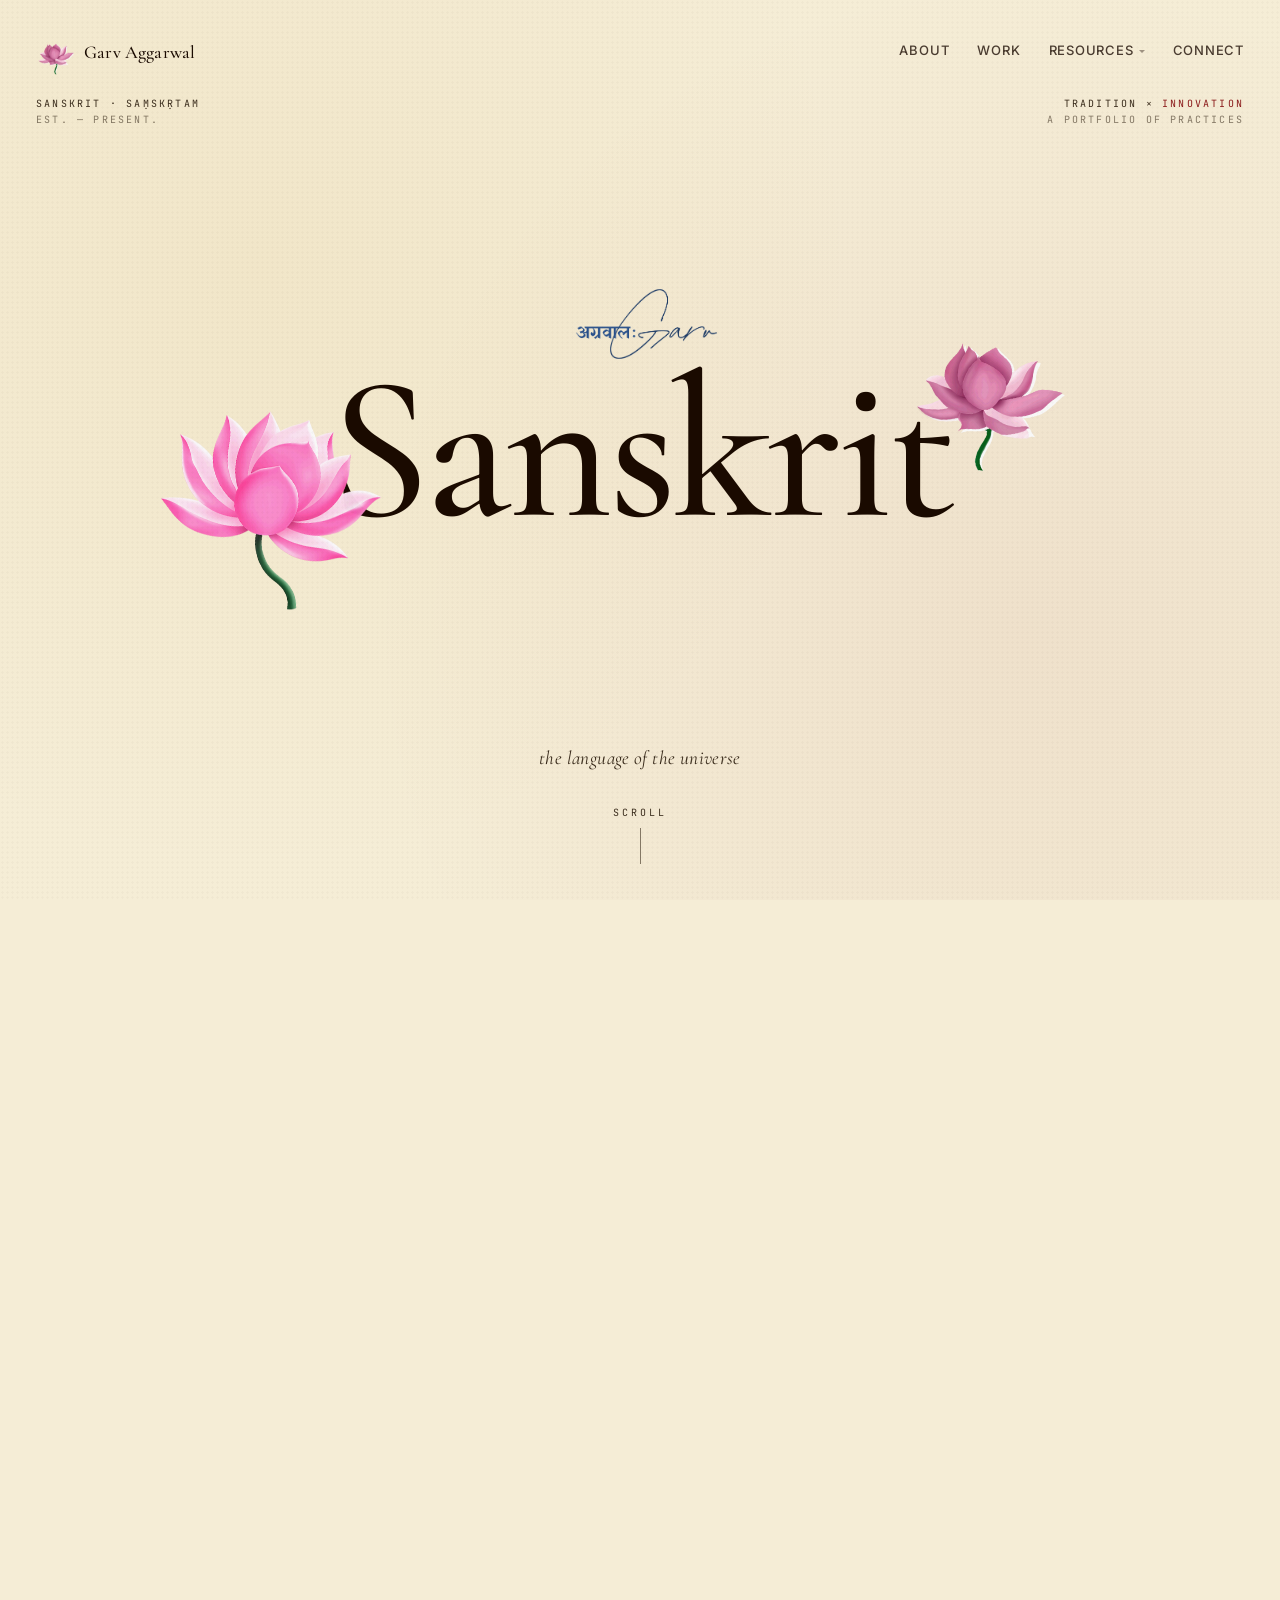
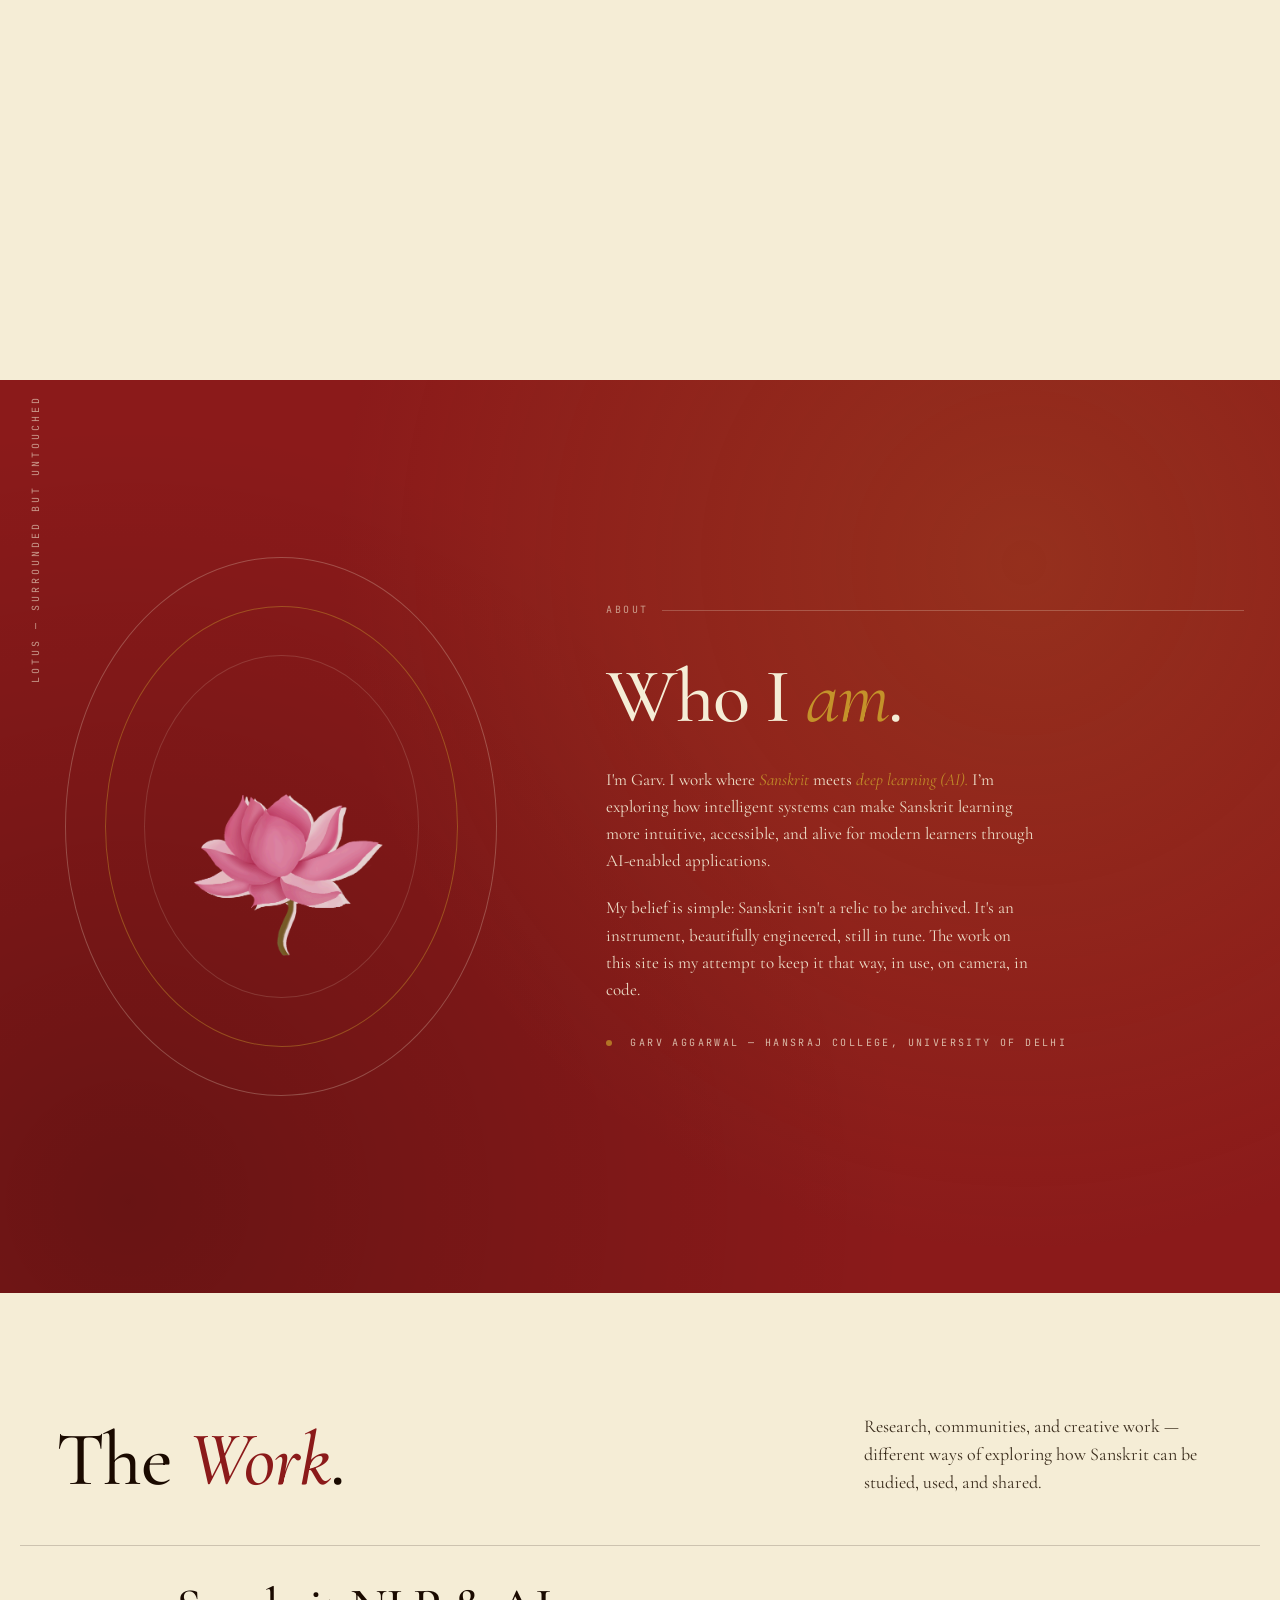
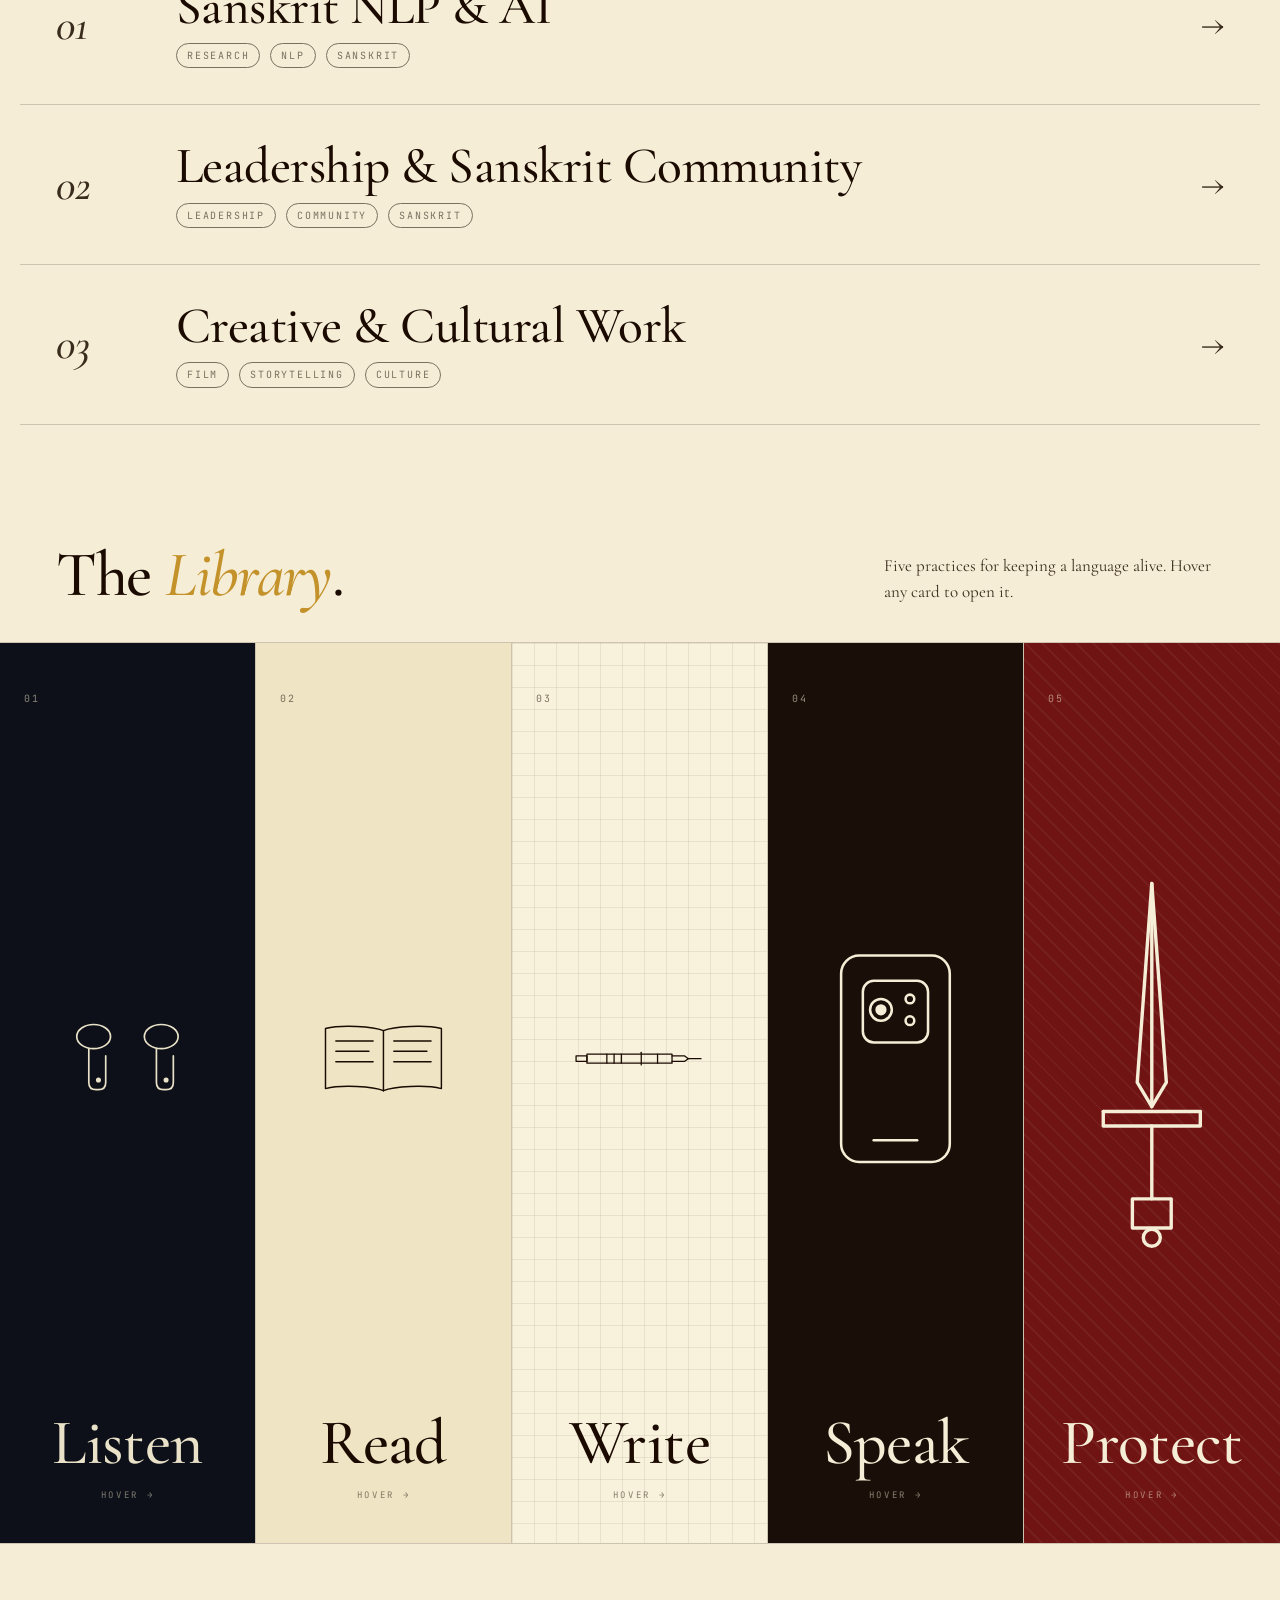
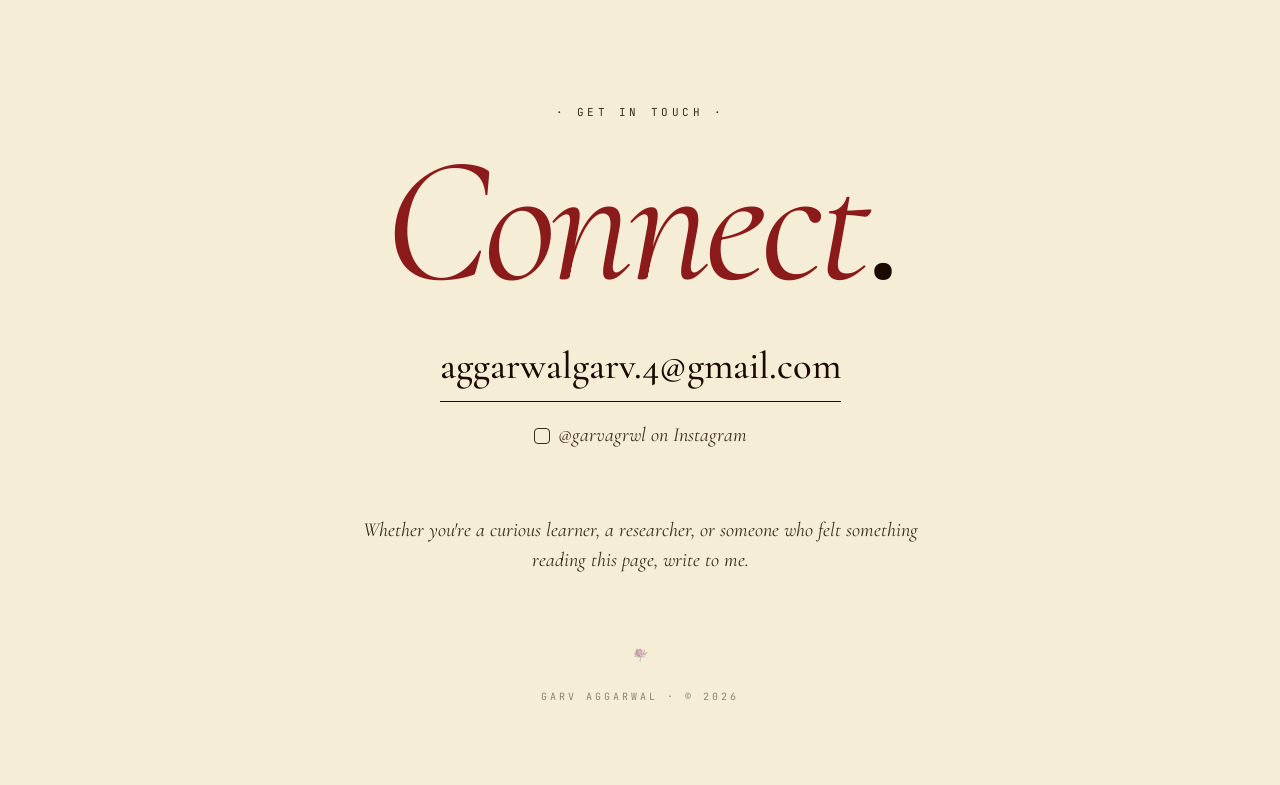
<file: index.html>
<!doctype html>
<html lang="en">
<head>
<meta charset="utf-8" />
<meta name="viewport" content="width=device-width,initial-scale=1" />
<title>Garv Aggarwal</title>
<link rel="preconnect" href="https://fonts.googleapis.com" />
<link rel="preconnect" href="https://fonts.gstatic.com" crossorigin />
<link href="https://fonts.googleapis.com/css2?family=Cormorant+Garamond:ital,wght@0,300;0,400;0,500;0,600;0,700;1,400&family=Inter:wght@300;400;500;600&family=JetBrains+Mono:wght@400;500&display=swap" rel="stylesheet" />
<link rel="stylesheet" href="shared.css" />
<style>
/* page-specific: dropdown hover uses gold on the home page */
.nav .links .nav-dropdown a:hover{ color:var(--gold); }

/* ===== HERO =========================================================== */
.hero-wrap{ position:relative; }

/* layer A: organic cream layer */
.layer-cream{
  position:absolute; inset:0;
  background:var(--paper);
  overflow:hidden;
}
.layer-cream::after{
  content:""; position:absolute; inset:0;
  background-image:
    radial-gradient(circle at 20% 30%, rgba(196,146,42,.08), transparent 50%),
    radial-gradient(circle at 80% 70%, rgba(139,26,26,.06), transparent 55%);
  pointer-events:none;
}

/* layer B: night layer */
.layer-night{
  position:absolute; inset:0;
  background:radial-gradient(ellipse at 50% 50%, var(--neural) 0%, var(--night) 70%);
  overflow:hidden;
}
.layer-night .grid{
  position:absolute; inset:-20px;
  background-image:
    linear-gradient(rgba(0,255,178,.07) 1px, transparent 1px),
    linear-gradient(90deg, rgba(0,255,178,.07) 1px, transparent 1px);
  background-size: 56px 56px;
  mask-image: radial-gradient(ellipse at center, black 30%, transparent 75%);
  -webkit-mask-image: radial-gradient(ellipse at center, black 30%, transparent 75%);
}
.layer-night canvas{
  position:absolute; inset:0; width:100%; height:100%;
}

/* hero stage */
.hero-stage{
  position:relative;
  width:100%; height:100vh;
  min-height:680px;
  display:grid; place-items:center;
  overflow:hidden;
}

/* ===== TWO-LOTUS LAYOUT =====
   Back lotus: peeks from behind the 't' of "Sanskrit" (z < text)
   Front lotus: rests in front of the 'S' (z > text)
   Each lotus is a stacked pair (pink + wire) that crossfades by --scroll-p
   ============================================================== */
.lotus{
  position:absolute;
  background-position:center;
  background-repeat:no-repeat;
  background-size:contain;
  pointer-events:none;
  transition: filter .4s ease;
  will-change: transform, opacity;
}

/* back lotus: right side, behind 't' */
.lotus.back{
  right: 8%;
  top: 35%;
  width: clamp(280px, 42vh, 560px);
  aspect-ratio: 1.35 / 1;
  transform: translateY(-30%) rotate(7deg);
  animation: bob-back 11s ease-in-out infinite;
  z-index: 2;
}

/* front lotus: left side, in front of 'S' */
.lotus.front{
  left: 4%;
  top: 50%;
  width: clamp(320px, 48vh, 620px);
  aspect-ratio: 1.35 / 1;
  transform: translateY(-32%) rotate(-9deg);
  animation: bob-front 9s ease-in-out infinite;
  z-index: 5;
}

/* pink (day) vs wireframe (night) variants */
.lotus.pink{ background-image: url("assets/lotus-2-pink.png"); }
.lotus.wire{
  background-image: url("assets/lotus-2-wire.png");
  filter:
    invert(1)
    sepia(1)
    hue-rotate(105deg)
    saturate(4)
    brightness(1.3)
    drop-shadow(0 0 6px rgba(0,255,178,1))
    drop-shadow(0 0 18px rgba(0,255,178,.7))
    drop-shadow(0 0 40px rgba(0,255,178,.4));
  mix-blend-mode: screen;
  opacity:0;
}
/* right-side (back) lotus uses a different image pair */
.lotus.back.pink{ background-image: url("assets/lotus.png"); }
.lotus.back.wire{ background-image: url("assets/lotus-wire.png"); }

@keyframes bob-front{
  0%,100%{ transform: translateY(-32%) rotate(-9deg); }
  50%   { transform: translateY(calc(-32% - 10px)) rotate(-8deg); }
}
@keyframes bob-back{
  0%,100%{ transform: translateY(-30%) rotate(7deg); }
  50%   { transform: translateY(calc(-30% - 8px)) rotate(6.2deg); }
}

.lotus-stack{ display:none; }
.lede-mobile{ display:none; }

/* hero text */
.hero-text{
  position:absolute; inset:0;
  display:grid; place-items:center;
  z-index:3;
  pointer-events:none;
  text-align:center;
}
.hero-portrait{
  position:absolute;
  left:50%;
  transform:translateX(-50%);
  bottom:53%;
  width: clamp(140px, 22vh, 260px);
  height: clamp(140px, 22vh, 260px);
  border-radius:50%;
  object-fit:cover;
  filter:
    sepia(calc(var(--scroll-p, 0)))
    hue-rotate(calc(var(--scroll-p, 0) * 105deg))
    saturate(calc(1 + var(--scroll-p, 0) * 3));
  pointer-events:none;
}
.hero-word{
  font-family:'Cormorant Garamond', serif;
  font-weight:500;
  font-size: clamp(96px, 16vw, 280px);
  line-height:.9;
  letter-spacing:-.025em;
  color:var(--ink);
  mix-blend-mode:multiply;
  position:relative;
}
.hero-sub{
  position:absolute; bottom:14vh; left:0; right:0;
  font-family:'Cormorant Garamond', serif;
  font-style:italic; font-weight:400;
  font-size: clamp(18px, 1.5vw, 22px);
  color:var(--ink-soft);
  letter-spacing:.02em;
  z-index:3;
  text-align:center;
}

.hero-meta-tl{
  position:absolute; top:96px; left:36px;
  font-family:'JetBrains Mono', monospace;
  font-size:10px; letter-spacing:.22em; text-transform:uppercase;
  color:var(--ink-soft);
  z-index:4;
}
.hero-meta-tr{
  position:absolute; top:96px; right:36px;
  font-family:'JetBrains Mono', monospace;
  font-size:10px; letter-spacing:.22em; text-transform:uppercase;
  color:var(--ink-soft);
  z-index:4;
  text-align:right;
}
.hero-scrollhint{
  position:absolute; bottom:36px; left:50%; transform:translateX(-50%);
  font-family:'JetBrains Mono', monospace;
  font-size:10px; letter-spacing:.3em; text-transform:uppercase;
  color:var(--ink-soft);
  z-index:4;
  display:flex; flex-direction:column; align-items:center; gap:8px;
}
.hero-scrollhint .line{ width:1px; height:36px; background:currentColor; opacity:.6; animation: scrollPulse 2s ease-in-out infinite; }
@keyframes scrollPulse{
  0%,100%{ transform:scaleY(1); transform-origin:top; opacity:.6; }
  50%   { transform:scaleY(.4); opacity:1; }
}

/* ============================================================
   SCROLL VARIANT — tie scroll fraction to --scroll-p, drive glitch
   ============================================================ */
.hero-wrap{ height:220vh; }
.sticky-stage{
  position:sticky; top:0;
  width:100%; height:100vh;
}
.layer-night{
  opacity: var(--scroll-p, 0);
  transition: none;
}
.layer-cream .organic{
  opacity: calc(1 - var(--scroll-p, 0));
}
.layer-night .lotus-stack .wire{
  opacity: var(--scroll-p, 0);
}
.hero-word{
  color: color-mix(in oklab, var(--ink) calc((1 - var(--scroll-p, 0)) * 100%), #e9e2c8);
  mix-blend-mode: var(--word-blend, multiply);
}
.hero-sub{
  opacity: calc(1 - var(--scroll-p, 0) * 1.4);
}

/* glitch effect */
.glitch{
  position:relative;
  display:inline-block;
}
.glitch::before, .glitch::after{
  content: attr(data-text);
  position:absolute; inset:0;
  pointer-events:none;
  opacity:0;
  mix-blend-mode:screen;
}
.glitch.is-glitching::before{
  color:#ff3b3b; transform:translate(-3px,1px);
  opacity:.85;
  animation: glitchA .14s steps(2) infinite;
}
.glitch.is-glitching::after{
  color:var(--activation); transform:translate(3px,-1px);
  opacity:.85;
  animation: glitchB .12s steps(2) infinite;
}
@keyframes glitchA{
  0%,100%{ clip-path: inset(8% 0 70% 0); }
  50%   { clip-path: inset(45% 0 30% 0); }
}
@keyframes glitchB{
  0%,100%{ clip-path: inset(60% 0 12% 0); }
  50%   { clip-path: inset(20% 0 55% 0); }
}

section.block{ position:relative; z-index:2; }

/* ===== ABOUT ========================================================= */
.about{
  background:var(--red);
  color:#F5EDD6;
  padding:140px 36px 160px;
  position:relative;
  overflow:hidden;
}
.about::before{
  content:""; position:absolute; inset:0;
  background-image:
    radial-gradient(circle at 80% 20%, rgba(196,146,42,.18), transparent 55%),
    radial-gradient(circle at 10% 90%, rgba(0,0,0,.25), transparent 55%);
  pointer-events:none;
}
.about .inner{
  position:relative;
  max-width:1240px; margin:0 auto;
  display:grid;
  grid-template-columns: 1fr 1.3fr;
  gap:80px;
  align-items:center;
}
.about .ornament{
  position:relative;
  aspect-ratio: 4 / 5;
  display:grid; place-items:center;
}
.about .ornament .lotus{
  position:absolute; inset:0;
  background:url("assets/lotus.png") center/contain no-repeat;
  mix-blend-mode:screen;
  opacity:.85;
  animation: bob 9s ease-in-out infinite;
}
@keyframes bob{
  0%,100%{ transform:translateY(0); }
  50%{ transform:translateY(-10px); }
}
.about .ornament .ring{
  position:absolute; inset:6%;
  border:1px solid rgba(245,237,214,.25); border-radius:50%;
}
.about .ornament .ring.b{ inset:14%; border-color:rgba(196,146,42,.45); }
.about .ornament .ring.c{ inset:22%; border-color:rgba(245,237,214,.15); }
.about .ornament .vlabel{
  position:absolute; left:-8px; top:50%;
  transform:rotate(-90deg) translateX(50%);
  transform-origin: top left;
  font-family:'JetBrains Mono', monospace; font-size:10px;
  letter-spacing:.3em; text-transform:uppercase;
  opacity:.6;
}
.about h2{
  font-family:'Cormorant Garamond', serif;
  font-weight:500;
  font-size:clamp(56px, 6vw, 104px);
  line-height:.96;
  letter-spacing:-.02em;
  margin-bottom:32px;
}
.about h2 em{ font-style:italic; color:var(--gold); font-weight:400; }
.about p{
  font-size:clamp(17px,1.3vw,20px); line-height:1.6;
  max-width:54ch; opacity:.92;
  margin-bottom:20px;
  font-family:'Cormorant Garamond', serif; font-weight:400;
}
.about p .accent{ color:var(--gold); font-style:italic; }
.about .signature{
  margin-top:32px;
  display:flex; align-items:center; gap:18px;
  font-family:'JetBrains Mono', monospace; font-size:10px;
  letter-spacing:.24em; text-transform:uppercase;
  opacity:.75;
}
.about .signature .dot{ width:6px; height:6px; background:var(--gold); border-radius:50%; }

/* ===== THE WORK ====================================================== */
.work{
  background:var(--paper);
  color:var(--ink);
  padding:120px 0 40px;
}
.work .head{
  display:flex; align-items:flex-end; justify-content:space-between;
  padding:0 36px 48px;
  max-width:1240px; margin:0 auto;
  gap:32px;
}
.work .head h2{
  font-family:'Cormorant Garamond', serif;
  font-weight:500;
  font-size:clamp(56px, 6vw, 96px);
  line-height:.95; letter-spacing:-.02em;
}
.work .head h2 em{ font-style:italic; color:var(--red); }
.work .head .lede{
  max-width:360px;
  font-family:'Cormorant Garamond', serif; font-size:18px; line-height:1.55;
  color:var(--ink-soft);
}
.chapters{
  max-width:1240px; margin:0 auto;
  border-top:1px solid var(--rule);
}
.chapter{
  position:relative;
  display:grid;
  grid-template-columns: 88px 1fr auto;
  gap:32px;
  align-items:center;
  padding:36px 36px;
  border-bottom:1px solid var(--rule);
  cursor:pointer;
  transition: background .35s ease, color .35s ease, padding .35s ease;
  overflow:hidden;
  text-decoration:none;
  color:inherit;
}
.chapter:hover{ background:var(--ink); color:var(--paper); padding-top:48px; padding-bottom:48px; }
.chapter:hover .arrow{ color:var(--gold); transform: translateX(8px); }
.chapter:hover .desc{ opacity:1; max-height:140px; margin-top:10px; }
.chapter:hover .tags{ opacity:.9; }
.chapter:hover .num{ color:var(--gold); }

/* Mobile: expanded state class mirrors hover */
.chapter.is-expanded{ background:var(--ink); color:var(--paper); padding-top:48px; padding-bottom:48px; }
.chapter.is-expanded .arrow{ color:var(--gold); transform: translateX(8px); }
.chapter.is-expanded .desc{ opacity:1; max-height:140px; margin-top:10px; }
.chapter.is-expanded .tags{ opacity:.9; }
.chapter.is-expanded .num{ color:var(--gold); }

.chapter .num{
  font-family:'Cormorant Garamond', serif; font-style:italic; font-weight:500;
  font-size:44px; color:var(--ink-soft);
  transition: color .3s;
}
.chapter .ttl{
  font-family:'Cormorant Garamond', serif; font-weight:500;
  font-size:clamp(36px, 4vw, 60px); line-height:1;
  letter-spacing:-.01em;
}
.chapter .desc{
  opacity:0; max-height:0; margin-top:0;
  font-family:'Cormorant Garamond', serif; font-size:17px; line-height:1.5;
  max-width:54ch;
  transition: opacity .35s ease, max-height .35s ease, margin .35s ease;
  overflow:hidden;
}
.chapter .tags{
  margin-top:10px; display:flex; gap:10px; flex-wrap:wrap;
  opacity:.55; transition: opacity .3s;
}
.chapter .tags span{
  font-family:'JetBrains Mono', monospace; font-size:10px;
  letter-spacing:.18em; text-transform:uppercase;
  padding:4px 10px; border:1px solid currentColor; border-radius:99px;
}
.chapter .arrow{
  font-family:'Cormorant Garamond', serif; font-style:italic;
  font-size:36px; color:var(--ink-soft);
  transition: transform .3s, color .3s;
}
.chapter .status{
  display:inline-flex; align-items:center; gap:6px;
  font-family:'JetBrains Mono', monospace; font-size:9px;
  letter-spacing:.22em; text-transform:uppercase;
  color:var(--red);
  margin-left:14px; vertical-align:middle;
}
.chapter .status::before{
  content:""; width:6px; height:6px; border-radius:50%; background:var(--red);
  animation: pulse 1.6s ease-in-out infinite;
}
@keyframes pulse{ 0%,100%{ opacity:1; } 50%{ opacity:.35; } }

/* ===== LIBRARY (5 horizontal flip cards) ============================ */
.library{
  background:var(--paper);
  padding:80px 0 0;
}
.library .head{
  display:flex; align-items:flex-end; justify-content:space-between;
  padding:0 36px 36px;
  max-width:1240px; margin:0 auto;
  gap:32px;
}
.library .head h2{
  font-family:'Cormorant Garamond', serif;
  font-weight:500;
  font-size:clamp(48px, 5vw, 80px);
  line-height:.95; letter-spacing:-.02em;
}
.library .head h2 em{ font-style:italic; color:var(--gold); }
.library .head .lede{
  max-width:340px;
  font-family:'Cormorant Garamond', serif; font-size:17px; line-height:1.55;
  color:var(--ink-soft);
}
.lib-grid{
  display:grid;
  grid-template-columns: repeat(5, 1fr);
  border-top:1px solid var(--rule);
  border-bottom:1px solid var(--rule);
}
.lib-card{
  position:relative;
  height:100vh;
  min-height:640px;
  perspective:1400px;
  border-right:1px solid var(--rule);
}
.lib-card:last-child{ border-right:none; }
.lib-card .flipper{
  position:absolute; inset:0;
  transform-style:preserve-3d;
  transition: transform .65s cubic-bezier(.7,.05,.2,1);
}
.lib-card:hover .flipper{ transform:rotateY(180deg); }
.lib-card .face{
  position:absolute; inset:0;
  backface-visibility:hidden; -webkit-backface-visibility:hidden;
  display:flex; flex-direction:column; align-items:center;
  padding:48px 24px 40px;
}
.lib-card .face.back{
  transform:rotateY(180deg);
  justify-content:center; gap:24px;
}
.lib-card .num{
  align-self:flex-start;
  font-family:'JetBrains Mono', monospace; font-size:10px;
  letter-spacing:.24em; opacity:.55;
}
.lib-card .gfx{
  flex:1; width:100%; display:grid; place-items:center;
  margin:24px 0;
}
.lib-card .gfx svg{ width:70%; max-width:200px; height:auto; overflow:visible; }
.lib-card .ttl{
  font-family:'Cormorant Garamond', serif; font-weight:500;
  font-size:64px; line-height:1; letter-spacing:-.01em;
  text-align:center;
}
.lib-card .ttl em{ font-style:italic; font-weight:400; }
.lib-card .hint{
  margin-top:14px;
  font-family:'JetBrains Mono', monospace; font-size:9px;
  letter-spacing:.3em; text-transform:uppercase;
  opacity:.5;
}
.lib-card .btn{
  display:inline-flex; align-items:center; gap:10px;
  padding:12px 22px;
  font-family:'JetBrains Mono', monospace; font-size:11px;
  letter-spacing:.2em; text-transform:uppercase;
  border:1px solid currentColor; border-radius:99px;
  color:inherit; text-decoration:none;
  transition: background .25s, color .25s;
}
.lib-card .btn:hover{ background:currentColor; }
.lib-card .btn:hover .lbl{ color:var(--bgcol, var(--paper)); mix-blend-mode:difference; }
.lib-card .back-cap{
  font-family:'Cormorant Garamond', serif; font-style:italic;
  font-size:18px; text-align:center; max-width:22ch;
  opacity:.85; line-height:1.4;
}
.lib-card .back-ttl{
  font-family:'Cormorant Garamond', serif; font-weight:500;
  font-size:38px; line-height:1;
}

/* per-card palettes */
.lib-card.listen  .face{ background:#0D1018; color:#e9e2c8; --bgcol:#0D1018; }
.lib-card.read    .face{ background:var(--paper-2); color:var(--ink); --bgcol:var(--paper-2); }
.lib-card.write   .face{
  background:#F8F1DC; color:var(--ink); --bgcol:#F8F1DC;
  background-image:
    linear-gradient(rgba(26,10,0,.07) 1px, transparent 1px),
    linear-gradient(90deg, rgba(26,10,0,.07) 1px, transparent 1px);
  background-size: 22px 22px;
}
.lib-card.speak   .face{ background:#1A0F08; color:#F5EDD6; --bgcol:#1A0F08; }
.lib-card.protect .face{
  background:var(--red-deep); color:#F5EDD6; --bgcol:var(--red-deep);
  background-image: repeating-linear-gradient(45deg, rgba(255,255,255,.05) 0 2px, transparent 2px 12px);
}

/* ===== CONNECT ======================================================= */
.connect{
  background:var(--paper);
  padding:160px 36px 80px;
  text-align:center;
  position:relative;
}
.connect h2{
  font-family:'Cormorant Garamond', serif;
  font-weight:500;
  font-size:clamp(96px, 14vw, 220px);
  line-height:.85; letter-spacing:-.03em;
  margin-bottom:8px;
}
.connect h2 em{ font-style:italic; color:var(--red); font-weight:400; }
.connect .kicker{
  font-family:'JetBrains Mono', monospace; font-size:11px;
  letter-spacing:.32em; text-transform:uppercase;
  color:var(--ink-soft);
  margin-bottom:24px;
}
.connect .email{
  display:inline-block;
  font-family:'Cormorant Garamond', serif; font-weight:500;
  font-size:clamp(28px, 3vw, 42px);
  color:var(--ink); text-decoration:none;
  margin:32px 0 12px;
  position:relative;
  padding-bottom:6px;
}
.connect .email::after{
  content:""; position:absolute; left:0; right:0; bottom:0;
  height:1px; background:var(--ink);
  transform-origin:left;
  transition: transform .4s ease;
}
.connect .email:hover::after{ transform:scaleX(.5); }
.connect .ig{
  display:inline-flex; align-items:center; gap:8px;
  font-family:'Cormorant Garamond', serif; font-style:italic;
  font-size:20px; color:var(--ink-soft); text-decoration:none;
  margin-top:6px;
}
.connect .ig::before{
  content:""; width:14px; height:14px;
  border:1.2px solid currentColor; border-radius:4px;
  position:relative;
}
.connect .closing{
  max-width:580px; margin:64px auto 56px;
  font-family:'Cormorant Garamond', serif; font-style:italic;
  font-size:20px; line-height:1.5; color:var(--ink-soft);
}
.connect .colophon{
  width:40px; height:40px; margin:48px auto 18px;
  background:url("assets/lotus.png") center/contain no-repeat;
  filter: grayscale(.4) contrast(.95);
  opacity:.55;
}
.connect .colo-meta{
  font-family:'JetBrains Mono', monospace; font-size:10px;
  letter-spacing:.3em; text-transform:uppercase;
  color:var(--ink-soft); opacity:.55;
}

/* ===== mobile ========================================================= */
@media (max-width:880px){
  .hero-meta-tl, .hero-meta-tr{ display:none; }
  .hero-sub{ bottom: 24vh; }

  /* hero lotuses: vw-relative so they scale with the screen */
  .lotus.back{
    width: clamp(140px, 42vw, 260px);
    right: -3%;
    top: 40%;
  }
  .lotus.front{
    width: clamp(155px, 46vw, 280px);
    left: -5%;
    top: 50%;
  }

  /* about: text on top, ornament below */
  .about{ padding:80px 22px 100px; }
  .about .inner{
    display: flex;
    flex-direction: column-reverse;
    gap: 36px;
    align-items: stretch;
  }
  .about .ornament{ width:260px; height:325px; margin:0 auto; padding-left:20px; }
  .about .ornament .vlabel{ top:110%; }

  .work{ padding:80px 0 20px; }
  .work .head, .library .head{ flex-direction:column; align-items:flex-start; padding:0 22px 28px; }
  .chapter{ grid-template-columns: 56px 1fr 28px; gap:18px; padding:24px 22px; }
  /* Ensure chapter content is visible when expanded on mobile */
  .chapter.is-expanded .desc{ opacity:1; max-height:140px; margin-top:10px; }
  .chapter.is-expanded .tags{ opacity:.9; }

  /* library lede text swap */
  .lede-mobile{ display:inline; }
  .lede-desktop{ display:none; }

  /* library: single column, reduced card height */
  .lib-grid{ grid-template-columns: 1fr; }
  .lib-card{ border-right:none; border-bottom:1px solid var(--rule); height:auto; min-height:300px; }
  .lib-card:last-child{ border-bottom:none; }
  .lib-card .ttl{ font-size:48px; }
  .lib-card.protect .gfx svg{ width:auto; max-height:120px; }
  .lib-card.speak .gfx svg{ width:auto; max-height:120px; }
  /* tap-to-flip */
  .lib-card.is-tapped .flipper{ transform:rotateY(180deg); }

  .connect{ padding:80px 22px 60px; }
}

@media (max-width:480px){
  /* extra-small: shrink lotuses further */
  .lotus.back{
    width: clamp(100px, 36vw, 155px);
    right: -5%;
    top: 42%;
  }
  .lotus.front{
    width: clamp(110px, 40vw, 165px);
    left: -7%;
    top: 52%;
  }
  .hero-sub{ font-size: clamp(14px, 3.8vw, 18px); bottom: 26vh; }
}
</style>
</head>
<body>

<!-- =========================== NAV ============================ -->
<div id="nav-mount" data-nav-root="" data-nav-pages="pages/" data-nav-current=""></div>
<script src="nav-loader.js"></script>

<main id="main">

  <!-- =========================== HERO =========================== -->
  <section class="hero-wrap" id="hero" aria-label="Sanskrit, the language of the universe">

    <div class="sticky-stage">

      <!-- cream layer -->
      <div class="layer-cream">
        <div class="hero-stage">
          <!-- front lotus (pink, day) — in front of text -->
          <div class="lotus front pink organic" aria-hidden="true"></div>
          <!-- back lotus (pink, day) — behind text -->
          <div class="lotus back pink organic" aria-hidden="true"></div>
        </div>
      </div>

      <!-- night layer (fades in on scroll) -->
      <div class="layer-night" id="night-layer" aria-hidden="true">
        <div class="grid"></div>
        <canvas id="neuralCanvas"></canvas>
        <div class="hero-stage">
          <!-- front lotus (wire, night) -->
          <div class="lotus front wire" id="lotus-front-wire" aria-hidden="true"></div>
          <!-- back lotus (wire, night) -->
          <div class="lotus back wire" id="lotus-back-wire" aria-hidden="true"></div>
        </div>
      </div>

      <!-- text overlay -->
      <div class="hero-text">
        <img src="assets/garv.svg" class="hero-portrait" alt="Garv Aggarwal" />
        <div class="hero-word display glitch" id="hero-word" data-text="Sanskrit">Sanskrit</div>
      </div>
      <div class="hero-sub italic-serif" id="hero-sub">the language of the universe</div>

      <!-- meta corners -->
      <div class="hero-meta-tl">
        Sanskrit · Saṃskṛtam<br/>
        <span style="opacity:.6">est. — present.</span>
      </div>
      <div class="hero-meta-tr">
        Tradition × <span style="color:var(--red)">Innovation</span><br/>
        <span style="opacity:.6">a portfolio of practices</span>
      </div>

      <!-- scroll hint -->
      <div class="hero-scrollhint" id="scrollhint">
        <span>scroll</span>
        <span class="line"></span>
      </div>

    </div>

  </section>

  <!-- =========================== ABOUT ============================ -->
  <section class="block about" id="about" aria-labelledby="about-h">
    <div class="inner">
      <div class="ornament" aria-hidden="true">
        <div class="ring"></div>
        <div class="ring b"></div>
        <div class="ring c"></div>
        <div class="lotus"></div>
        <div class="vlabel">Lotus — Surrounded but untouched</div>
      </div>
      <div>
        <div class="section-mark" style="padding:0 0 14px;">
        <span>About</span><span class="rule"></span>
        </div>
        <h2 id="about-h">Who I <em>am</em>.</h2>
        <p>I'm Garv. I work where <span class="accent">Sanskrit</span> meets <span class="accent">deep learning (AI).</span> I’m exploring how intelligent systems can make Sanskrit learning more intuitive, accessible, and alive for modern learners through AI-enabled applications.</p>
        <p>My belief is simple: Sanskrit isn't a relic to be archived. It's an instrument, beautifully engineered, still in tune. The work on this site is my attempt to keep it that way, in use, on camera, in code.</p>
        
        <div class="signature">
          <span class="dot"></span>
          <span>Garv Aggarwal — Hansraj College, University of Delhi</span>
        </div>
      </div>
    </div>
  </section>

  <!-- =========================== WORK ============================= -->
  <section class="block work" id="work" aria-labelledby="work-h">
    <div class="head">
      <h2 id="work-h">The <em>Work</em>.</h2>
      <p class="lede">Research, communities, and creative work — different ways of exploring how Sanskrit can be studied, used, and shared.</p>
    </div>
    <div class="chapters">

      <a class="chapter" href="pages/work-nlp.html">
        <div class="num">01</div>
        <div>
          <div class="ttl">Sanskrit NLP &amp; AI</div>
          <div class="desc">Sanskrit NLP research including Grammar Error Correction, dataset curation, ByT5-Sanskrit, and LoRA-based fine-tuning.</div>
          <div class="tags"><span>Research</span><span>NLP</span><span>Sanskrit</span></div>
        </div>
        <div class="arrow" aria-hidden="true">→</div>
      </a>

      <a class="chapter" href="pages/work-leadership.html">
        <div class="num">02</div>
        <div>
          <div class="ttl">Leadership &amp; Sanskrit Community</div>
          <div class="desc">Building spaces for Sanskrit conversation, debate, and community engagement through Vivakshu and वाग्वर्धिनी.</div>
          <div class="tags"><span>Leadership</span><span>Community</span><span>Sanskrit</span></div>
        </div>
        <div class="arrow" aria-hidden="true">→</div>
      </a>

      <a class="chapter" href="pages/work-creative.html">
        <div class="num">03</div>
        <div>
          <div class="ttl">Creative &amp; Cultural Work</div>
          <div class="desc">Storytelling and cultural work through short films, from scripting and acting to editing.</div>
          <div class="tags"><span>Film</span><span>Storytelling</span><span>Culture</span></div>
        </div>
        <div class="arrow" aria-hidden="true">→</div>
      </a>

    </div>
  </section>

  <!-- =========================== LIBRARY ========================== -->
  <section class="block library" id="resources" aria-labelledby="lib-h">
    <div class="head">
      <h2 id="lib-h">The <em>Library</em>.</h2>
      <p class="lede">
        <span class="lede-desktop">Five practices for keeping a language alive. Hover any card to open it.</span>
        <span class="lede-mobile">Five practices for keeping a language alive. Tap any card to open it.</span>
      </p>
    </div>
    <div class="lib-grid">

      <div class="lib-card listen">
        <div class="flipper">
          <div class="face front">
            <div class="num">01</div>
            <div class="gfx" aria-label="airpods">
              <svg viewBox="0 0 120 80" fill="none" stroke="currentColor" stroke-width="1.4" stroke-linecap="round" stroke-linejoin="round">
                <ellipse cx="32" cy="22" rx="14" ry="10"/>
                <path d="M28 32 L28 60 Q28 66 34 66 L36 66 Q42 66 42 60 L42 38"/>
                <ellipse cx="88" cy="22" rx="14" ry="10"/>
                <path d="M84 32 L84 60 Q84 66 90 66 L92 66 Q98 66 98 60 L98 38"/>
                <circle cx="36" cy="58" r="1.4" fill="currentColor"/>
                <circle cx="92" cy="58" r="1.4" fill="currentColor"/>
              </svg>
            </div>
            <div class="ttl">Listen</div>
            <div class="hint">hover →</div>
          </div>
          <div class="face back">
            <div class="back-ttl">Listen</div>
            <div class="back-cap">Recitations, conversations, the language as sound first.</div>
            <a class="btn" href="pages/library-listen.html"><span class="lbl">Open resources ↗</span></a>
          </div>
        </div>
      </div>

      <div class="lib-card read">
        <div class="flipper">
          <div class="face front">
            <div class="num">02</div>
            <div class="gfx" aria-label="open book">
              <svg viewBox="0 0 140 90" fill="none" stroke="currentColor" stroke-width="1.4" stroke-linecap="round" stroke-linejoin="round">
                <path d="M70 18 C 60 14, 30 12, 14 16 L 14 74 C 30 70, 60 72, 70 76"/>
                <path d="M70 18 C 80 14, 110 12, 126 16 L 126 74 C 110 70, 80 72, 70 76"/>
                <path d="M70 18 L 70 76"/>
                <path d="M24 28 L 60 28 M24 38 L 56 38 M24 48 L 60 48"/>
                <path d="M80 28 L 116 28 M80 38 L 112 38 M80 48 L 116 48"/>
              </svg>
            </div>
            <div class="ttl">Read</div>
            <div class="hint">hover →</div>
          </div>
          <div class="face back">
            <div class="back-ttl">Read</div>
            <div class="back-cap">Texts, dictionaries, commentary. The slow inheritance.</div>
            <a class="btn" href="pages/library-read.html"><span class="lbl">Open library ↗</span></a>
          </div>
        </div>
      </div>

      <div class="lib-card write">
        <div class="flipper">
          <div class="face front">
            <div class="num">03</div>
            <div class="gfx" aria-label="mechanical pencil">
              <svg viewBox="0 0 160 50" fill="none" stroke="currentColor" stroke-width="1.4" stroke-linecap="round" stroke-linejoin="round">
                <path d="M10 22 L 10 28 L 22 28 L 22 22 Z"/>
                <path d="M22 20 L 100 20 L 100 30 L 22 30 Z"/>
                <path d="M100 20 L 116 20 L 116 30 L 100 30"/>
                <path d="M116 22 L 130 22 L 134 25 L 130 28 L 116 28"/>
                <path d="M134 25 L 148 25"/>
                <path d="M44 20 L 44 30 M52 20 L 52 30 M60 20 L 60 30"/>
                <path d="M82 18 L 82 32"/>
              </svg>
            </div>
            <div class="ttl">Write</div>
            <div class="hint">hover →</div>
          </div>
          <div class="face back">
            <div class="back-ttl">Write</div>
            <div class="back-cap">Essays, translations, notes — thought against the page.</div>
            <a class="btn" href="pages/library-write.html"><span class="lbl">Open resources ↗</span></a>
          </div>
        </div>
      </div>

      <div class="lib-card speak">
        <div class="flipper">
          <div class="face front">
            <div class="num">04</div>
            <div class="gfx" aria-label="phone camera">
              <svg viewBox="0 0 80 130" fill="none" stroke="currentColor" stroke-width="1.4" stroke-linecap="round" stroke-linejoin="round">
                <rect x="10" y="8" width="60" height="114" rx="10" ry="10"/>
                <rect x="22" y="22" width="36" height="34" rx="6" ry="6"/>
                <circle cx="32" cy="38" r="6"/>
                <circle cx="32" cy="38" r="2.4" fill="currentColor"/>
                <circle cx="48" cy="32" r="2.4"/>
                <circle cx="48" cy="44" r="2.4"/>
                <path d="M28 110 L 52 110"/>
              </svg>
            </div>
            <div class="ttl">Speak</div>
            <div class="hint">hover →</div>
          </div>
          <div class="face back">
            <div class="back-ttl">Speak</div>
            <div class="back-cap">Recordings and recitations — the mouth as instrument.</div>
            <a class="btn" href="pages/library-speak.html"><span class="lbl">Open reels ↗</span></a>
          </div>
        </div>
      </div>

      <div class="lib-card protect">
        <div class="flipper">
          <div class="face front">
            <div class="num">05</div>
            <div class="gfx" aria-label="sword">
              <svg viewBox="0 0 60 160" fill="none" stroke="currentColor" stroke-width="1.4" stroke-linecap="round" stroke-linejoin="round">
                <path d="M30 8 L 24 90 L 30 100 L 36 90 Z"/>
                <path d="M30 8 L 30 100"/>
                <path d="M10 102 L 50 102"/>
                <path d="M10 102 L 10 108 L 50 108 L 50 102"/>
                <path d="M30 108 L 30 138"/>
                <path d="M22 138 L 38 138 L 38 150 L 22 150 Z"/>
                <circle cx="30" cy="154" r="3.5"/>
              </svg>
            </div>
            <div class="ttl">Protect</div>
            <div class="hint">hover →</div>
          </div>
          <div class="face back">
            <div class="back-ttl">Protect</div>
            <div class="back-cap">Defending the language — against neglect, slow forgetting.</div>
            <a class="btn" href="pages/library-protect.html"><span class="lbl">Read ↗</span></a>
          </div>
        </div>
      </div>

    </div>
  </section>

  <!-- =========================== CONNECT ========================== -->
  <section class="block connect" id="connect" aria-labelledby="connect-h">
    <div class="kicker">· get in touch ·</div>
    <h2 id="connect-h"><em>Connect</em>.</h2>
    <a class="email" href="mailto:aggarwalgarv.4@gmail.com">aggarwalgarv.4@gmail.com</a><br/>
    <a class="ig" href="https://instagram.com/garvagrwl" target="_blank" rel="noopener">@garvagrwl on Instagram</a>
    <p class="closing">Whether you're a curious learner, a researcher, or someone who felt something reading this page, write to me.</p>
    <div class="colophon" aria-hidden="true"></div>
    <div class="colo-meta">Garv Aggarwal · © 2026</div>
  </section>

</main>

<script>
const hero = document.getElementById('hero');
const word = document.getElementById('hero-word');
const sub  = document.getElementById('hero-sub');

/* ====================================================================
   SCROLL — tie scroll fraction to --scroll-p, drive glitch + lotus
   ==================================================================== */
const SCRAMBLE_CHARS = 'अ@#%&kṛतḥ░▒▓01ŚLgsḷ\\/<>ṇvr';
let glitchActive = false;

function pickScramble(target){
  return target.split('').map(c=> c===' ' ? ' ' : SCRAMBLE_CHARS[Math.floor(Math.random()*SCRAMBLE_CHARS.length)]).join('');
}

function onScroll(){
  const r = hero.getBoundingClientRect();
  const total = hero.offsetHeight - window.innerHeight;
  const scrolled = Math.min(Math.max(-r.top, 0), total);
  const p = total > 0 ? scrolled / total : 0;

  // remap so transition happens between 0.15 and 0.75
  const t = Math.min(Math.max((p - 0.15) / 0.6, 0), 1);
  hero.style.setProperty('--scroll-p', t);

  // hide scroll hint
  document.getElementById('scrollhint').style.opacity = String(Math.max(0, 1 - p*4));

  // fade wire lotuses in with scroll
  const frontWire = document.getElementById('lotus-front-wire');
  const backWire  = document.getElementById('lotus-back-wire');
  if (frontWire){ frontWire.style.opacity = t; }
  if (backWire) { backWire.style.opacity  = t * 0.8; }

  // word morphing: Sanskrit → Deep Learning
  const a = 'Sanskrit';
  const b = 'Deep Learning';
  if (t < 0.35){
    if (word.textContent !== a){ word.textContent = a; word.dataset.text = a; }
    word.classList.remove('is-glitching');
    glitchActive = false;
  } else if (t < 0.65){
    if (!glitchActive){ glitchActive = true; word.classList.add('is-glitching'); }
    const target = (t < 0.5) ? a.padEnd(b.length, ' ') : b;
    word.textContent = pickScramble(target);
    word.dataset.text = word.textContent;
  } else {
    if (word.textContent !== b){ word.textContent = b; word.dataset.text = b; }
    word.classList.remove('is-glitching');
    glitchActive = false;
  }

  // subtitle swap
  if (t > 0.7){
    sub.textContent = 'finding the deep structure of meaning';
  } else if (t < 0.3){
    sub.textContent = 'the language of the universe';
  }
}
window.addEventListener('scroll', onScroll, { passive:true });
onScroll();

/* ====================================================================
   Neural-network canvas
   ==================================================================== */
(function(){
  const c = document.getElementById('neuralCanvas');
  const ctx = c.getContext('2d');
  let nodes = [];
  const dpr = Math.min(window.devicePixelRatio || 1, 2);
  let w=0, h=0;

  function resize(){
    const rect = c.getBoundingClientRect();
    w = rect.width; h = rect.height;
    c.width = w * dpr; c.height = h * dpr;
    ctx.setTransform(dpr,0,0,dpr,0,0);
    seed();
  }
  function seed(){
    const N = Math.round((w*h)/22000);
    nodes = [];
    for (let i=0;i<N;i++){
      nodes.push({
        x: Math.random()*w,
        y: Math.random()*h,
        vx: (Math.random()-.5)*.18,
        vy: (Math.random()-.5)*.18,
        r: Math.random()*1.6 + .6,
        twinkle: Math.random()*Math.PI*2
      });
    }
  }

  function frame(){
    ctx.clearRect(0,0,w,h);
    for (let i=0;i<nodes.length;i++){
      const a = nodes[i];
      a.x += a.vx; a.y += a.vy;
      if (a.x<-10) a.x=w+10; if (a.x>w+10) a.x=-10;
      if (a.y<-10) a.y=h+10; if (a.y>h+10) a.y=-10;
      for (let j=i+1;j<nodes.length;j++){
        const b = nodes[j];
        const dx = a.x-b.x, dy=a.y-b.y;
        const d2 = dx*dx + dy*dy;
        if (d2 < 140*140){
          const o = (1 - Math.sqrt(d2)/140) * .35;
          ctx.strokeStyle = `rgba(0,255,178,${o.toFixed(3)})`;
          ctx.lineWidth = 1;
          ctx.beginPath();
          ctx.moveTo(a.x,a.y); ctx.lineTo(b.x,b.y);
          ctx.stroke();
        }
      }
    }
    for (const n of nodes){
      n.twinkle += 0.02;
      const tw = .65 + Math.sin(n.twinkle)*.35;
      ctx.fillStyle = `rgba(0,255,178,${(0.55*tw).toFixed(3)})`;
      ctx.beginPath();
      ctx.arc(n.x, n.y, n.r, 0, Math.PI*2);
      ctx.fill();
    }
    requestAnimationFrame(frame);
  }
  window.addEventListener('resize', resize);
  resize();
  requestAnimationFrame(frame);
})();

/* Library card tap-to-flip on touch devices */
if (window.matchMedia('(hover: none)').matches) {
  const cards = document.querySelectorAll('.lib-card');
  cards.forEach(function(card) {
    card.addEventListener('click', function() {
      const isOpen = card.classList.contains('is-tapped');
      cards.forEach(function(c) { c.classList.remove('is-tapped'); });
      if (!isOpen) card.classList.add('is-tapped');
    });
    card.querySelectorAll('.btn').forEach(function(btn) {
      btn.addEventListener('click', function(e) { e.stopPropagation(); });
    });
  });
}

/* Work chapter tap-to-expand on touch devices */
if (window.matchMedia('(hover: none)').matches) {
  const chapters = document.querySelectorAll('.chapter');
  chapters.forEach(function(chapter) {
    chapter.addEventListener('click', function(e) {
      // Don't intercept clicks on the link itself if it was a direct tap on a child that should navigate
      // But we DO want to handle the tap on the chapter card itself
      const isExpanded = chapter.classList.contains('is-expanded');

      // Collapse all other chapters
      chapters.forEach(function(c) {
        if (c !== chapter) c.classList.remove('is-expanded');
      });

      if (isExpanded) {
        // Second tap on same card -> allow navigation (don't prevent default)
        // The link will naturally navigate
        chapter.classList.remove('is-expanded');
      } else {
        // First tap -> expand and prevent navigation
        e.preventDefault();
        chapter.classList.add('is-expanded');
      }
    });
  });
}
</script>

</body>
</html>
</file>
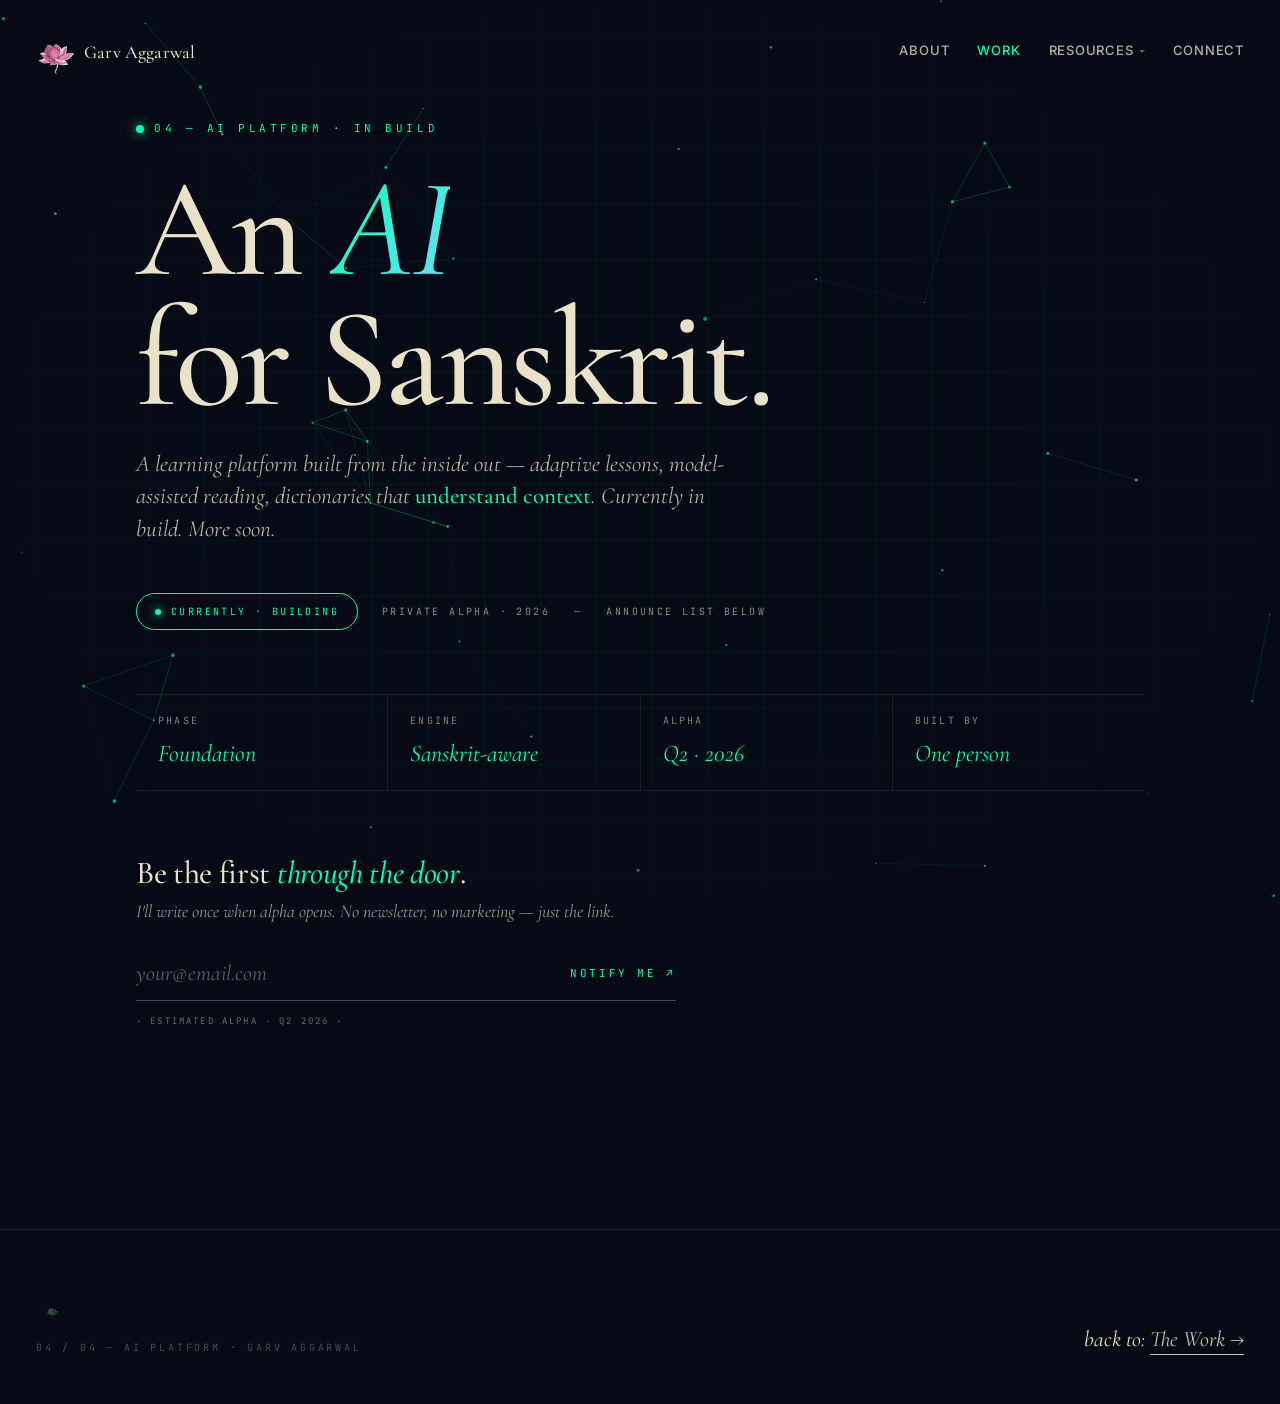
<file: Extra/work-ai-platform.html>
<!doctype html>
<html lang="en">
<head>
<meta charset="utf-8" />
<meta name="viewport" content="width=device-width,initial-scale=1" />
<title>AI Platform — Garv Aggarwal</title>
<link rel="stylesheet" href="../shared.css" />
<style>
  body[data-page="ai-platform"]{
    background: #050A14;
    color: #e9e2c8;
    --page-bg: #050A14;
    --page-fg: #e9e2c8;
    --accent: var(--activation);
    --accent-soft: rgba(0,255,178,.10);
    --rule: rgba(255,255,255,.08);
  }
  body[data-page="ai-platform"]::before{
    background-image: radial-gradient(rgba(255,255,255,.025) 1px, transparent 1.4px);
    mix-blend-mode:normal; opacity:.7;
  }

  /* full-bleed neural backdrop */
  .backdrop{
    position:fixed; inset:0; z-index:0; pointer-events:none;
  }
  .backdrop .grid{
    position:absolute; inset:-20px;
    background-image:
      linear-gradient(rgba(0,255,178,.06) 1px, transparent 1px),
      linear-gradient(90deg, rgba(0,255,178,.06) 1px, transparent 1px);
    background-size: 56px 56px;
    mask-image: radial-gradient(ellipse at center, black 30%, transparent 75%);
    -webkit-mask-image: radial-gradient(ellipse at center, black 30%, transparent 75%);
  }
  .backdrop canvas{ position:absolute; inset:0; width:100%; height:100%; }

  body[data-page="ai-platform"] .nav .brand{ color:#e9e2c8; }
  body[data-page="ai-platform"] .nav.is-scrolled{
    background:rgba(5,10,20,.7);
    border-bottom-color: rgba(255,255,255,.08);
  }

  /* hero block centered in page */
  .ai-hero{
    position:relative; z-index:2;
    min-height:100vh;
    display:flex; flex-direction:column; justify-content:center;
    padding:120px 36px 80px;
    max-width:1080px; margin:0 auto;
  }
  .ai-hero .kicker{
    display:inline-flex; align-items:center; gap:10px;
    font-family:'JetBrains Mono', monospace; font-size:11px;
    letter-spacing:.32em; text-transform:uppercase;
    color: var(--accent);
    margin-bottom:28px;
  }
  .ai-hero .kicker .pulse{
    width:8px; height:8px; border-radius:50%; background: var(--accent);
    box-shadow: 0 0 12px var(--accent);
    animation: glow 1.6s ease-in-out infinite;
  }
  @keyframes glow{
    0%,100%{ opacity:1; transform:scale(1); }
    50%   { opacity:.4; transform:scale(.85); }
  }
  .ai-hero h1{
    font-family:'Cormorant Garamond', serif; font-weight:500;
    font-size:clamp(72px, 11vw, 200px);
    line-height:.92; letter-spacing:-.025em;
    margin-bottom:24px;
  }
  .ai-hero h1 em{
    font-style:italic; font-weight:400;
    color: transparent;
    background: linear-gradient(120deg, var(--activation) 0%, #6ee0ff 100%);
    -webkit-background-clip: text;
            background-clip: text;
  }
  .ai-hero .sub{
    font-family:'Cormorant Garamond', serif; font-style:italic;
    font-size:clamp(22px, 1.8vw, 30px);
    line-height:1.4;
    max-width:60ch;
    color: rgba(233,226,200,.78);
    margin-bottom:48px;
  }
  .ai-hero .sub em{ color:var(--accent); font-style:normal; font-weight:500; }

  /* in-build badge */
  .build-row{
    display:flex; align-items:center; gap:24px; flex-wrap:wrap;
    margin-bottom:64px;
    font-family:'JetBrains Mono', monospace; font-size:10px;
    letter-spacing:.24em; text-transform:uppercase;
    color: rgba(233,226,200,.6);
  }
  .build-row .stage{
    display:inline-flex; align-items:center; gap:10px;
    padding:10px 18px;
    border:1px solid var(--accent);
    border-radius:99px;
    color: var(--accent);
  }
  .build-row .stage::before{
    content:""; width:6px; height:6px; border-radius:50%;
    background: var(--accent); box-shadow: 0 0 10px var(--accent);
    animation: glow 1.6s ease-in-out infinite;
  }

  /* mini status line */
  .status-line{
    display:flex; gap:0;
    border-top:1px solid var(--rule);
    border-bottom:1px solid var(--rule);
    margin-bottom:64px;
    font-family:'JetBrains Mono', monospace; font-size:10px;
    letter-spacing:.22em; text-transform:uppercase;
  }
  .status-line .cell{
    flex:1; padding:18px 22px;
    border-right:1px solid var(--rule);
    display:flex; flex-direction:column; gap:6px;
  }
  .status-line .cell:last-child{ border-right:none; }
  .status-line .cell .k{ opacity:.55; }
  .status-line .cell .v{
    font-family:'Cormorant Garamond', serif; font-style:italic;
    font-size:24px; letter-spacing:0; color: var(--accent);
    text-transform:none;
  }

  /* email waitlist */
  .waitlist{ max-width:540px; }
  .waitlist .ttl{
    font-family:'Cormorant Garamond', serif; font-weight:500;
    font-size:32px; line-height:1.1; letter-spacing:-.01em;
    margin-bottom:8px;
  }
  .waitlist .ttl em{ font-style:italic; color: var(--accent); }
  .waitlist .hint{
    font-family:'Cormorant Garamond', serif; font-style:italic;
    font-size:18px; color: rgba(233,226,200,.65);
    margin-bottom:20px;
  }
  .waitlist form{
    display:flex; gap:0;
    border-bottom:1px solid rgba(255,255,255,.25);
    transition: border-color .25s ease;
  }
  .waitlist form:focus-within{ border-color: var(--accent); }
  .waitlist input{
    flex:1;
    background:transparent; border:none; outline:none;
    color:inherit;
    font-family:'Cormorant Garamond', serif;
    font-size:22px;
    padding:14px 0;
  }
  .waitlist input::placeholder{
    color: rgba(233,226,200,.4);
    font-style:italic;
  }
  .waitlist button{
    background:transparent; border:none; cursor:pointer;
    font-family:'JetBrains Mono', monospace; font-size:11px;
    letter-spacing:.24em; text-transform:uppercase;
    color: var(--accent);
    padding: 0 0 0 24px;
  }
  .waitlist button:hover{ color:#fff; }
  .waitlist .small{
    margin-top:14px;
    font-family:'JetBrains Mono', monospace; font-size:9px;
    letter-spacing:.24em; text-transform:uppercase;
    opacity:.45;
  }
  .waitlist .ok{
    display:none; margin-top:14px;
    font-family:'Cormorant Garamond', serif; font-style:italic;
    font-size:18px; color: var(--accent);
  }
  .waitlist.is-sent .ok{ display:block; }
  .waitlist.is-sent form{ opacity:.4; pointer-events:none; }

  /* foot override for night */
  body[data-page="ai-platform"] .foot{
    border-top-color: var(--rule);
  }
  body[data-page="ai-platform"] .foot .meta{ color: rgba(233,226,200,.55); }
  body[data-page="ai-platform"] .foot .next a:hover{ color: var(--accent); border-color: var(--accent); }
  body[data-page="ai-platform"] .foot .colophon{ filter: invert(.9) sepia(.2); opacity:.5; }

  @media (max-width:760px){
    .ai-hero{ padding:120px 22px 60px; }
    .status-line{ flex-wrap:wrap; }
    .status-line .cell{ flex: 1 1 50%; border-right:1px solid var(--rule); border-bottom:1px solid var(--rule); }
    .waitlist input{ font-size:18px; }
  }
</style>
</head>
<body data-page="ai-platform" class="dark-grain no-grain">

<div class="backdrop" aria-hidden="true">
  <div class="grid"></div>
  <canvas id="bg"></canvas>
</div>

<div id="nav-mount" data-nav-root="../" data-nav-pages="" data-nav-current="work"></div>
<script src="../nav-loader.js"></script>

<main>
  <section class="ai-hero">
    <div class="kicker">
      <span class="pulse"></span>
      <span>04 — AI Platform · in build</span>
    </div>
    <h1>An <em>AI</em><br/>for Sanskrit.</h1>
    <p class="sub">A learning platform built from the inside out — adaptive lessons, model-assisted reading, dictionaries that <em>understand context</em>. Currently in build. More soon.</p>

    <div class="build-row">
      <span class="stage">currently · building</span>
      <span>private alpha · 2026</span>
      <span>—</span>
      <span>announce list below</span>
    </div>

    <div class="status-line" aria-label="Build status">
      <div class="cell"><span class="k">Phase</span><span class="v">Foundation</span></div>
      <div class="cell"><span class="k">Engine</span><span class="v">Sanskrit-aware</span></div>
      <div class="cell"><span class="k">Alpha</span><span class="v">Q2 · 2026</span></div>
      <div class="cell"><span class="k">Built by</span><span class="v">One person</span></div>
    </div>

    <div class="waitlist" id="waitlist">
      <div class="ttl">Be the first <em>through the door</em>.</div>
      <p class="hint">I'll write once when alpha opens. No newsletter, no marketing — just the link.</p>
      <form id="wl-form" autocomplete="off">
        <input type="email" id="wl-email" placeholder="your@email.com" required aria-label="Email address" />
        <button type="submit">Notify me ↗</button>
      </form>
      <div class="small">· estimated alpha · Q2 2026 ·</div>
      <div class="ok">Got it — you're on the list.</div>
    </div>
  </section>
</main>

<footer class="foot">
  <div class="foot-inner">
    <div>
      <div class="colophon" aria-hidden="true"></div>
      <div class="meta">04 / 04 — AI Platform · Garv Aggarwal</div>
    </div>
    <div class="next">back to: <a href="../index.html#work">The Work →</a></div>
  </div>
</footer>

<script>
  // waitlist fake-submit
  const wl = document.getElementById('waitlist');
  document.getElementById('wl-form').addEventListener('submit', (e)=>{
    e.preventDefault();
    wl.classList.add('is-sent');
  });

  // tiny neural-network canvas
  (function(){
    const c = document.getElementById('bg');
    const ctx = c.getContext('2d');
    let nodes=[]; const dpr = Math.min(window.devicePixelRatio||1, 2);
    let w=0, h=0;
    function resize(){
      const r = c.getBoundingClientRect();
      w = r.width; h = r.height;
      c.width = w*dpr; c.height = h*dpr;
      ctx.setTransform(dpr,0,0,dpr,0,0);
      seed();
    }
    function seed(){
      const N = Math.round((w*h)/26000);
      nodes = [];
      for (let i=0;i<N;i++){
        nodes.push({
          x: Math.random()*w, y: Math.random()*h,
          vx: (Math.random()-.5)*.18, vy: (Math.random()-.5)*.18,
          r: Math.random()*1.4+.5
        });
      }
    }
    function frame(){
      ctx.clearRect(0,0,w,h);
      for (let i=0;i<nodes.length;i++){
        const a = nodes[i];
        a.x += a.vx; a.y += a.vy;
        if (a.x<0||a.x>w) a.vx*=-1;
        if (a.y<0||a.y>h) a.vy*=-1;
        for (let j=i+1;j<nodes.length;j++){
          const b = nodes[j];
          const dx = a.x-b.x, dy = a.y-b.y;
          const d2 = dx*dx+dy*dy;
          if (d2 < 16000){
            const op = (1 - d2/16000) * .25;
            ctx.strokeStyle = `rgba(0,255,178,${op})`;
            ctx.beginPath();
            ctx.moveTo(a.x, a.y); ctx.lineTo(b.x, b.y); ctx.stroke();
          }
        }
        ctx.fillStyle = 'rgba(0,255,178,.6)';
        ctx.beginPath(); ctx.arc(a.x, a.y, a.r, 0, Math.PI*2); ctx.fill();
      }
      requestAnimationFrame(frame);
    }
    window.addEventListener('resize', resize);
    resize();
    requestAnimationFrame(frame);
  })();
</script>
</body>
</html>
</file>
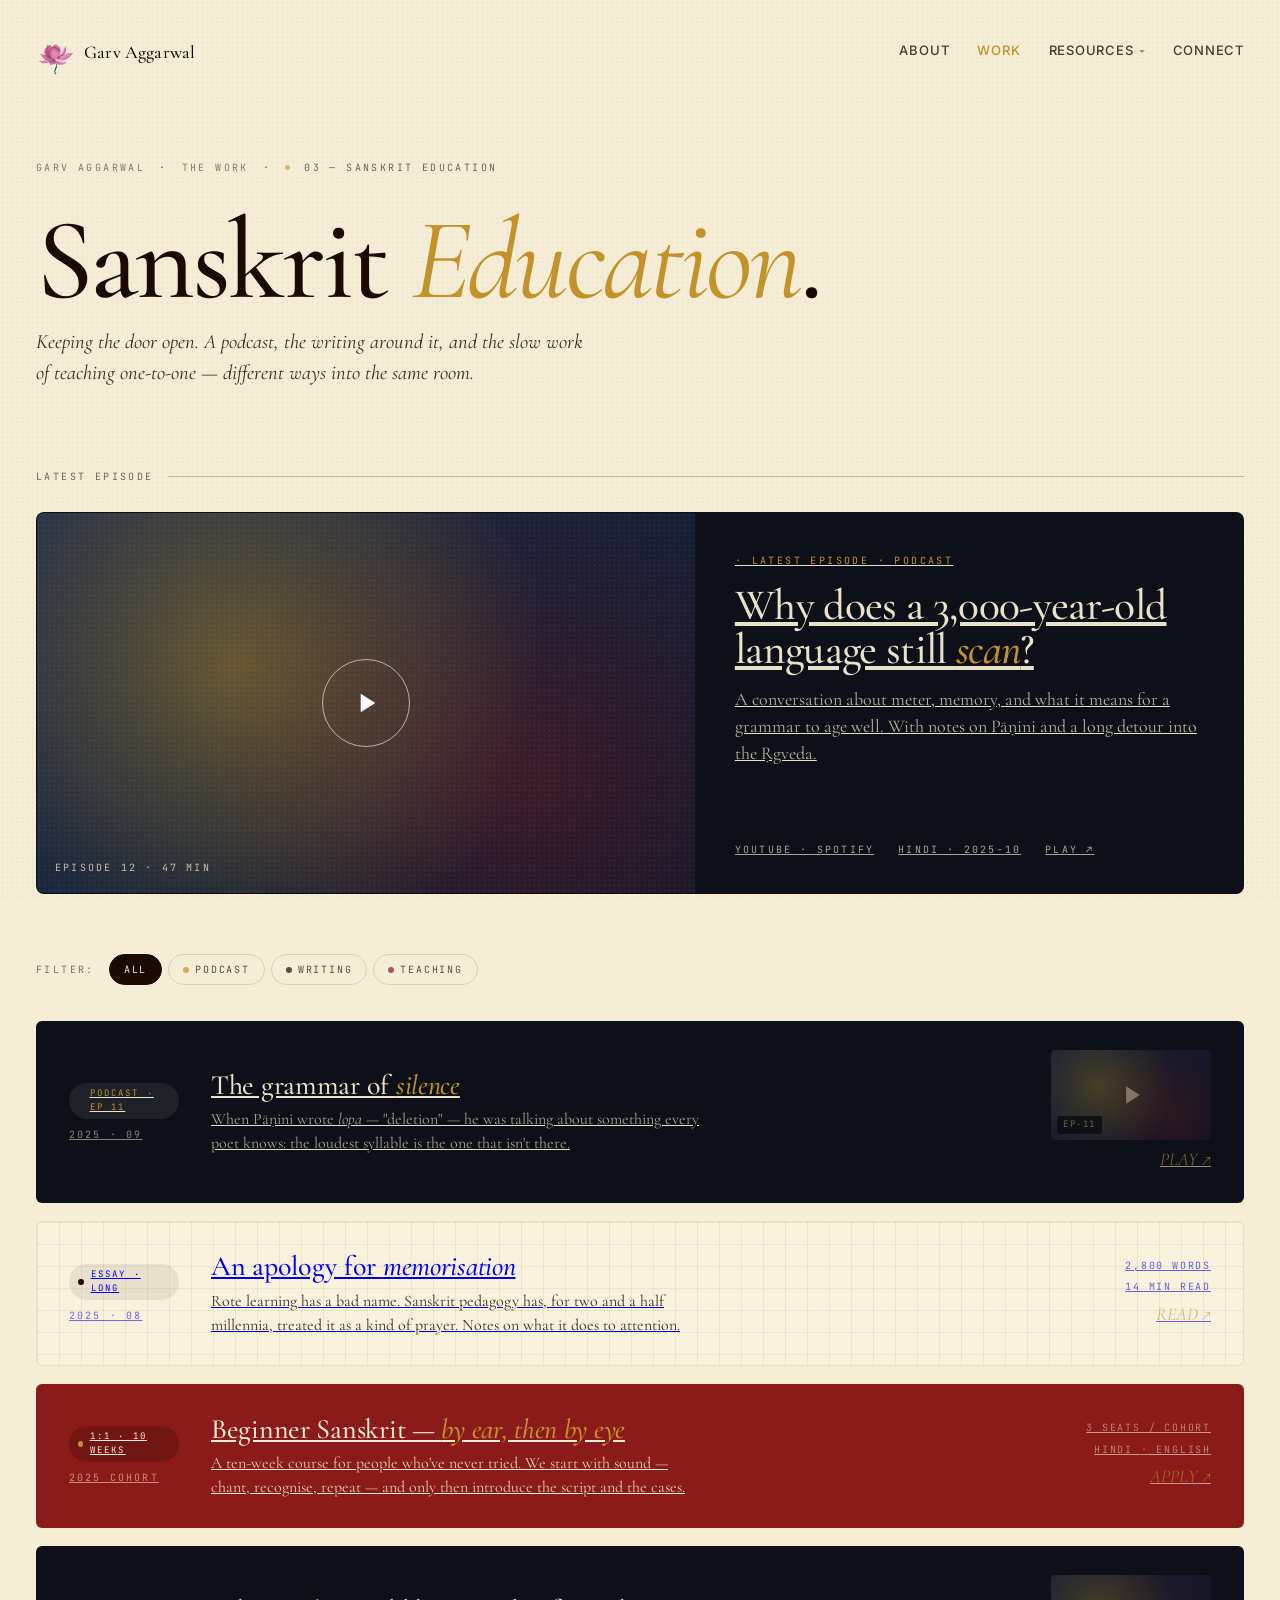
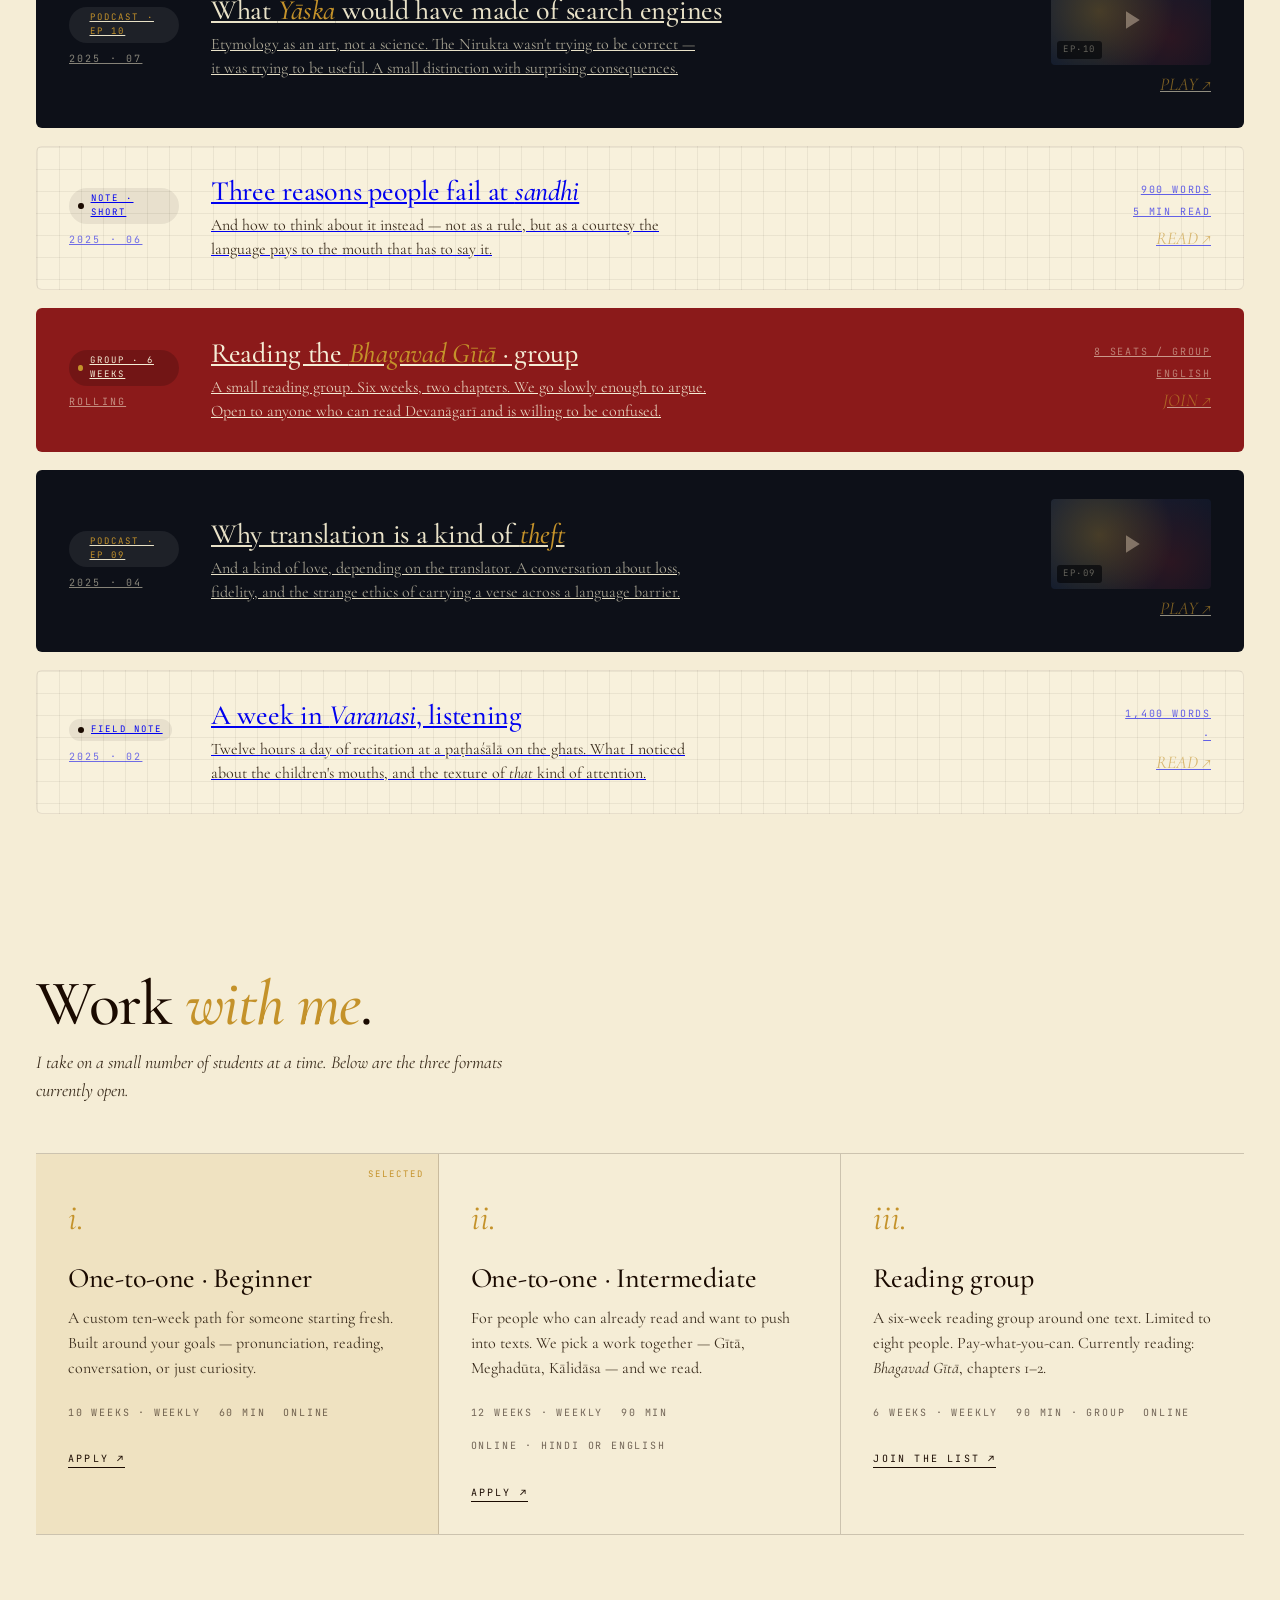
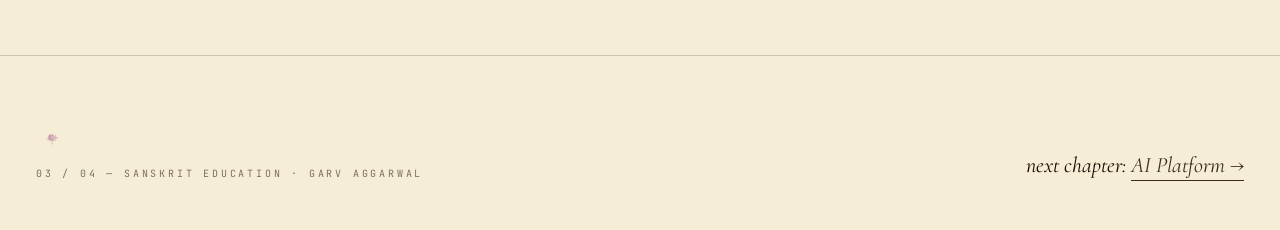
<file: Extra/work-education.html>
<!doctype html>
<html lang="en">
<head>
<meta charset="utf-8" />
<meta name="viewport" content="width=device-width,initial-scale=1" />
<title>Sanskrit Education — Garv Aggarwal</title>
<link rel="stylesheet" href="../shared.css" />
<style>
  body[data-page="education"]{
    --accent: var(--gold);
    --accent-soft: rgba(196,146,42,.12);
  }

  /* ===== filter row ===== */
  .filters{
    max-width:1280px; margin:0 auto 36px;
    padding:0 36px;
    display:flex; align-items:center; gap:14px; flex-wrap:wrap;
    position:relative; z-index:2;
  }
  .filters .lbl{
    font-family:'JetBrains Mono', monospace; font-size:10px;
    letter-spacing:.24em; text-transform:uppercase; opacity:.55;
  }
  .filters .chips{ display:flex; gap:6px; flex-wrap:wrap; }
  .filters button{
    font-family:'JetBrains Mono', monospace; font-size:10px;
    letter-spacing:.18em; text-transform:uppercase;
    padding:8px 14px;
    background:transparent; color:inherit;
    border:1px solid var(--rule); border-radius:99px;
    cursor:pointer; opacity:.7; transition: all .2s;
    display:flex; align-items:center; gap:6px;
  }
  .filters button:hover{ opacity:1; }
  .filters button.active{
    background:var(--ink); color:var(--paper);
    border-color:var(--ink); opacity:1;
  }
  .filters button .dot{
    width:6px; height:6px; border-radius:50%; background:currentColor;
  }
  .filters button.f-podcast .dot{ background:var(--accent); }
  .filters button.f-write .dot{ background:var(--ink); }
  .filters button.f-teach .dot{ background:var(--red); }

  /* ===== feed ===== */
  .feed{
    max-width:1280px; margin:0 auto;
    padding:0 36px 40px;
    position:relative; z-index:2;
    display:grid; gap:18px;
  }
  .card{
    display:grid; grid-template-columns: 110px 1fr 200px; gap:32px;
    padding:28px 32px;
    background: var(--accent-soft);
    border:1px solid var(--rule);
    border-radius:6px;
    align-items:center;
    cursor:pointer; transition: transform .25s ease, box-shadow .25s ease, border-color .25s ease;
  }
  .card:hover{
    transform: translateY(-2px);
    box-shadow: 0 14px 32px rgba(26,10,0,.08);
    border-color: var(--accent);
  }
  .card .type{
    display:flex; flex-direction:column; gap:8px;
    font-family:'JetBrains Mono', monospace; font-size:9px;
    letter-spacing:.24em; text-transform:uppercase;
  }
  .card .type .badge{
    display:inline-flex; align-items:center; gap:7px;
    align-self:flex-start;
    padding:4px 9px; border-radius:99px;
    background:rgba(26,10,0,.07);
  }
  .card .type .badge .d{ width:6px; height:6px; border-radius:50%; }
  .card .type .when{ opacity:.55; font-size:10px; }

  .card .body h3{
    font-family:'Cormorant Garamond', serif; font-weight:500;
    font-size:28px; line-height:1.15; letter-spacing:-.01em;
    margin-bottom:6px;
  }
  .card .body h3 em{ font-style:italic; }
  .card .body .ex{
    font-family:'Cormorant Garamond', serif;
    font-size:16px; line-height:1.5; color:var(--ink-soft);
    max-width:62ch;
  }
  .card .body .ex em{ font-style:italic; }
  .card .meta{
    text-align:right;
    font-family:'JetBrains Mono', monospace; font-size:10px;
    letter-spacing:.18em; text-transform:uppercase; opacity:.6;
    display:flex; flex-direction:column; gap:6px; align-items:flex-end;
  }
  .card .meta .cta{
    font-family:'Cormorant Garamond', serif; font-style:italic;
    font-size:18px; letter-spacing:0; color:var(--accent);
    opacity:1;
  }

  /* podcast card variant — YouTube-thumb frame */
  .card.podcast{
    background: #0D1018; color:#e9e2c8;
    border-color:transparent;
  }
  .card.podcast .body h3 em{ color: var(--accent); }
  .card.podcast .body .ex{ color: rgba(233,226,200,.7); }
  .card.podcast .meta{ color: rgba(233,226,200,.65); }
  .card.podcast .meta .cta{ color: var(--accent); }
  .card.podcast .thumb{
    width:160px; height:90px; border-radius:4px;
    position:relative; overflow:hidden;
    background: linear-gradient(135deg, #1c2b48, #0a162a);
  }
  .card.podcast .thumb::after{
    content:""; position:absolute; inset:0;
    background:
      radial-gradient(circle at 30% 40%, rgba(196,146,42,.5), transparent 60%),
      radial-gradient(circle at 75% 70%, rgba(139,26,26,.4), transparent 60%);
  }
  .card.podcast .thumb .ep{
    position:absolute; bottom:6px; left:6px;
    font-family:'JetBrains Mono', monospace; font-size:9px;
    letter-spacing:.18em; padding:2px 6px;
    background: rgba(0,0,0,.7); border-radius:3px;
    z-index:2;
  }
  .card.podcast .thumb .play{
    position:absolute; inset:0; display:grid; place-items:center;
    color:#fff; opacity:.9;
  }
  .card.podcast .thumb .play svg{ width:30px; height:30px; }
  .card.podcast .type .badge{ background: rgba(255,255,255,.07); color: var(--accent); }

  /* write card variant */
  .card.write{
    background:#F8F1DC;
    background-image:
      linear-gradient(rgba(26,10,0,.06) 1px, transparent 1px),
      linear-gradient(90deg, rgba(26,10,0,.06) 1px, transparent 1px);
    background-size: 22px 22px;
    border-color:rgba(26,10,0,.08);
  }
  .card.write .type .badge .d{ background: var(--ink); }

  /* teach card variant */
  .card.teach{
    background: var(--red);
    color:#F5EDD6;
    border-color:transparent;
  }
  .card.teach .body h3 em{ color: var(--gold); }
  .card.teach .body .ex{ color: rgba(245,237,214,.85); }
  .card.teach .meta{ color: rgba(245,237,214,.8); }
  .card.teach .meta .cta{ color: var(--gold); }
  .card.teach .type .badge{ background: rgba(0,0,0,.18); }
  .card.teach .type .badge .d{ background: var(--gold); }

  /* hidden by filter */
  .card.is-hidden{ display:none; }

  /* podcast block: spotlight */
  .spotlight{
    max-width:1280px; margin:0 auto 60px;
    padding:0 36px;
    position:relative; z-index:2;
  }
  .spot-card{
    display:grid; grid-template-columns: 1.2fr 1fr; gap:0;
    border-radius:8px; overflow:hidden;
    background:#0D1018; color:#e9e2c8;
    border:1px solid var(--rule);
  }
  .spot-card .visual{
    position:relative; min-height:380px;
    background:
      radial-gradient(circle at 30% 40%, rgba(196,146,42,.45), transparent 60%),
      radial-gradient(circle at 75% 70%, rgba(139,26,26,.35), transparent 60%),
      linear-gradient(135deg, #1c2b48, #0a162a);
    display:grid; place-items:center;
  }
  .spot-card .visual::before{
    content:""; position:absolute; inset:0;
    background-image: radial-gradient(rgba(255,255,255,.04) 1px, transparent 1.2px);
    background-size:5px 5px;
  }
  .spot-card .visual .play{
    width:88px; height:88px; border:1.5px solid rgba(255,255,255,.6);
    border-radius:50%;
    display:grid; place-items:center;
    color:#fff;
    z-index:2;
    transition: transform .25s ease, border-color .25s ease;
  }
  .spot-card .visual .play svg{ width:32px; height:32px; }
  .spot-card:hover .visual .play{ transform:scale(1.06); border-color:var(--accent); color:var(--accent); }
  .spot-card .visual .ep{
    position:absolute; bottom:18px; left:18px;
    font-family:'JetBrains Mono', monospace; font-size:10px;
    letter-spacing:.22em; text-transform:uppercase; opacity:.8;
    z-index:2;
  }
  .spot-card .content{
    padding:40px 40px 36px;
    display:flex; flex-direction:column; gap:18px; justify-content:space-between;
  }
  .spot-card .content .top .kicker{
    font-family:'JetBrains Mono', monospace; font-size:10px;
    letter-spacing:.24em; text-transform:uppercase;
    color:var(--accent); margin-bottom:14px;
  }
  .spot-card .content h3{
    font-family:'Cormorant Garamond', serif; font-weight:500;
    font-size:clamp(32px, 3.4vw, 48px);
    line-height:1.02; letter-spacing:-.015em;
    margin-bottom:14px;
  }
  .spot-card .content h3 em{ font-style:italic; color:var(--accent); }
  .spot-card .content p{
    font-family:'Cormorant Garamond', serif;
    font-size:18px; line-height:1.5; color:rgba(233,226,200,.78);
  }
  .spot-card .content .row{
    display:flex; gap:24px; flex-wrap:wrap;
    font-family:'JetBrains Mono', monospace; font-size:10px;
    letter-spacing:.22em; text-transform:uppercase;
    opacity:.7;
  }

  /* teaching offers */
  .offers{
    max-width:1280px; margin:120px auto 0;
    padding:0 36px;
    position:relative; z-index:2;
  }
  .offers > h2{
    font-family:'Cormorant Garamond', serif; font-weight:500;
    font-size:clamp(48px, 5vw, 80px); line-height:.95;
    letter-spacing:-.02em; margin-bottom:14px;
  }
  .offers > h2 em{ font-style:italic; color:var(--accent); }
  .offers > p{
    font-family:'Cormorant Garamond', serif; font-style:italic;
    font-size:18px; color:var(--ink-soft);
    max-width:62ch; margin-bottom:48px;
  }
  .offer-grid{
    display:grid; grid-template-columns: repeat(3, 1fr); gap:0;
    border-top:1px solid var(--rule);
    border-bottom:1px solid var(--rule);
  }
  .offer{
    padding:36px 32px 32px;
    border-right:1px solid var(--rule);
    position:relative;
  }
  .offer:last-child{ border-right:none; }
  .offer .id{
    font-family:'Cormorant Garamond', serif; font-style:italic;
    font-size:36px; color:var(--accent); margin-bottom:18px;
  }
  .offer h4{
    font-family:'Cormorant Garamond', serif; font-weight:500;
    font-size:28px; line-height:1.1; letter-spacing:-.01em;
    margin-bottom:12px;
  }
  .offer p{
    font-family:'Cormorant Garamond', serif;
    font-size:16px; line-height:1.55; color:var(--ink-soft);
    margin-bottom:24px;
  }
  .offer .details{
    display:flex; gap:18px; flex-wrap:wrap;
    font-family:'JetBrains Mono', monospace; font-size:10px;
    letter-spacing:.18em; text-transform:uppercase; opacity:.6;
    margin-bottom:24px;
  }
  .offer .cta{
    font-family:'JetBrains Mono', monospace; font-size:10px;
    letter-spacing:.22em; text-transform:uppercase;
    color:inherit; text-decoration:none;
    border-bottom:1px solid currentColor; padding-bottom:2px;
  }
  .offer .cta:hover{ color:var(--accent); border-color:var(--accent); }
  .offer.featured{ background: var(--accent-soft); }
  .offer.featured::before{
    content:"selected"; position:absolute; top:14px; right:14px;
    font-family:'JetBrains Mono', monospace; font-size:9px;
    letter-spacing:.22em; text-transform:uppercase; color:var(--accent);
  }

  @media (max-width:980px){
    .spot-card{ grid-template-columns:1fr; }
    .spot-card .visual{ min-height:220px; }
    .card{ grid-template-columns: 1fr; gap:16px; padding:22px; }
    .card.podcast{ grid-template-columns: 1fr; }
    .card.podcast .thumb{ width:100%; height:160px; }
    .card .meta{ align-items:flex-start; text-align:left; }
    .offer-grid{ grid-template-columns:1fr; }
    .offer{ border-right:none; border-bottom:1px solid var(--rule); }
    .offer:last-child{ border-bottom:none; }
    .filters, .feed, .spotlight, .offers{ padding:0 22px !important; }
  }
</style>
</head>
<body data-page="education">

<div id="nav-mount" data-nav-root="../" data-nav-pages="" data-nav-current="work"></div>
<script src="../nav-loader.js"></script>

<main>
  <section class="page-head">
    <div class="crumb">
      <a href="../index.html">Garv Aggarwal</a>
      <span>·</span>
      <a href="../index.html#work">The Work</a>
      <span>·</span>
      <span class="dot"></span>
      <span>03 — Sanskrit Education</span>
    </div>
    <h1>Sanskrit <em>Education</em>.</h1>
    <p class="lede">Keeping the door open. A podcast, the writing around it, and the slow work of teaching one-to-one — different ways into the same room.</p>
  </section>

  <!-- ===== latest podcast spotlight ===== -->
  <div class="section-mark"><span>Latest episode</span><span class="rule"></span></div>
  <div class="spotlight">
    <a class="spot-card" href="#" aria-label="Play latest episode">
      <div class="visual">
        <span class="ep">Episode 12 · 47 min</span>
        <span class="play" aria-hidden="true">
          <svg viewBox="0 0 24 24" fill="currentColor"><path d="M8 5v14l11-7z"/></svg>
        </span>
      </div>
      <div class="content">
        <div class="top">
          <div class="kicker">· Latest episode · podcast</div>
          <h3>Why does a 3,000-year-old language still <em>scan</em>?</h3>
          <p>A conversation about meter, memory, and what it means for a grammar to age well. With notes on Pāṇini and a long detour into the Ṛgveda.</p>
        </div>
        <div class="row">
          <span>YouTube · Spotify</span>
          <span>Hindi · 2025-10</span>
          <span>Play ↗</span>
        </div>
      </div>
    </a>
  </div>

  <!-- ===== filters ===== -->
  <div class="filters">
    <span class="lbl">Filter:</span>
    <div class="chips" id="chips">
      <button data-f="all" class="active">All</button>
      <button data-f="podcast" class="f-podcast"><span class="dot"></span>Podcast</button>
      <button data-f="write" class="f-write"><span class="dot"></span>Writing</button>
      <button data-f="teach" class="f-teach"><span class="dot"></span>Teaching</button>
    </div>
  </div>

  <!-- ===== mixed feed ===== -->
  <div class="feed" id="feed">

    <a class="card podcast" data-type="podcast" href="#">
      <div class="type">
        <span class="badge"><span class="d"></span>Podcast · Ep 11</span>
        <span class="when">2025 · 09</span>
      </div>
      <div class="body">
        <h3>The grammar of <em>silence</em></h3>
        <p class="ex">When Pāṇini wrote <em>lopa</em> — "deletion" — he was talking about something every poet knows: the loudest syllable is the one that isn't there.</p>
      </div>
      <div class="meta">
        <div class="thumb"><span class="ep">EP·11</span><span class="play"><svg viewBox="0 0 24 24" fill="currentColor"><path d="M8 5v14l11-7z"/></svg></span></div>
        <span class="cta">Play ↗</span>
      </div>
    </a>

    <a class="card write" data-type="write" href="#">
      <div class="type">
        <span class="badge"><span class="d"></span>Essay · long</span>
        <span class="when">2025 · 08</span>
      </div>
      <div class="body">
        <h3>An apology for <em>memorisation</em></h3>
        <p class="ex">Rote learning has a bad name. Sanskrit pedagogy has, for two and a half millennia, treated it as a kind of prayer. Notes on what it does to attention.</p>
      </div>
      <div class="meta">
        <span>2,800 words</span>
        <span>14 min read</span>
        <span class="cta">Read ↗</span>
      </div>
    </a>

    <a class="card teach" data-type="teach" href="#">
      <div class="type">
        <span class="badge"><span class="d"></span>1:1 · 10 weeks</span>
        <span class="when">2025 cohort</span>
      </div>
      <div class="body">
        <h3>Beginner Sanskrit — <em>by ear, then by eye</em></h3>
        <p class="ex">A ten-week course for people who've never tried. We start with sound — chant, recognise, repeat — and only then introduce the script and the cases.</p>
      </div>
      <div class="meta">
        <span>3 seats / cohort</span>
        <span>Hindi · English</span>
        <span class="cta">Apply ↗</span>
      </div>
    </a>

    <a class="card podcast" data-type="podcast" href="#">
      <div class="type">
        <span class="badge"><span class="d"></span>Podcast · Ep 10</span>
        <span class="when">2025 · 07</span>
      </div>
      <div class="body">
        <h3>What <em>Yāska</em> would have made of search engines</h3>
        <p class="ex">Etymology as an art, not a science. The Nirukta wasn't trying to be correct — it was trying to be useful. A small distinction with surprising consequences.</p>
      </div>
      <div class="meta">
        <div class="thumb"><span class="ep">EP·10</span><span class="play"><svg viewBox="0 0 24 24" fill="currentColor"><path d="M8 5v14l11-7z"/></svg></span></div>
        <span class="cta">Play ↗</span>
      </div>
    </a>

    <a class="card write" data-type="write" href="#">
      <div class="type">
        <span class="badge"><span class="d"></span>Note · short</span>
        <span class="when">2025 · 06</span>
      </div>
      <div class="body">
        <h3>Three reasons people fail at <em>sandhi</em></h3>
        <p class="ex">And how to think about it instead — not as a rule, but as a courtesy the language pays to the mouth that has to say it.</p>
      </div>
      <div class="meta">
        <span>900 words</span>
        <span>5 min read</span>
        <span class="cta">Read ↗</span>
      </div>
    </a>

    <a class="card teach" data-type="teach" href="#">
      <div class="type">
        <span class="badge"><span class="d"></span>Group · 6 weeks</span>
        <span class="when">Rolling</span>
      </div>
      <div class="body">
        <h3>Reading the <em>Bhagavad Gītā</em> · group</h3>
        <p class="ex">A small reading group. Six weeks, two chapters. We go slowly enough to argue. Open to anyone who can read Devanāgarī and is willing to be confused.</p>
      </div>
      <div class="meta">
        <span>8 seats / group</span>
        <span>English</span>
        <span class="cta">Join ↗</span>
      </div>
    </a>

    <a class="card podcast" data-type="podcast" href="#">
      <div class="type">
        <span class="badge"><span class="d"></span>Podcast · Ep 09</span>
        <span class="when">2025 · 04</span>
      </div>
      <div class="body">
        <h3>Why translation is a kind of <em>theft</em></h3>
        <p class="ex">And a kind of love, depending on the translator. A conversation about loss, fidelity, and the strange ethics of carrying a verse across a language barrier.</p>
      </div>
      <div class="meta">
        <div class="thumb"><span class="ep">EP·09</span><span class="play"><svg viewBox="0 0 24 24" fill="currentColor"><path d="M8 5v14l11-7z"/></svg></span></div>
        <span class="cta">Play ↗</span>
      </div>
    </a>

    <a class="card write" data-type="write" href="#">
      <div class="type">
        <span class="badge"><span class="d"></span>Field note</span>
        <span class="when">2025 · 02</span>
      </div>
      <div class="body">
        <h3>A week in <em>Varanasi</em>, listening</h3>
        <p class="ex">Twelve hours a day of recitation at a paṭhaśālā on the ghats. What I noticed about the children's mouths, and the texture of <em>that</em> kind of attention.</p>
      </div>
      <div class="meta">
        <span>1,400 words</span>
        <span>·</span>
        <span class="cta">Read ↗</span>
      </div>
    </a>

  </div>

  <!-- ===== teaching offers ===== -->
  <section class="offers">
    <h2>Work <em>with me</em>.</h2>
    <p>I take on a small number of students at a time. Below are the three formats currently open.</p>
    <div class="offer-grid">
      <div class="offer featured">
        <div class="id">i.</div>
        <h4>One-to-one · Beginner</h4>
        <p>A custom ten-week path for someone starting fresh. Built around your goals — pronunciation, reading, conversation, or just curiosity.</p>
        <div class="details">
          <span>10 weeks · weekly</span>
          <span>60 min</span>
          <span>Online</span>
        </div>
        <a class="cta" href="#">Apply ↗</a>
      </div>
      <div class="offer">
        <div class="id">ii.</div>
        <h4>One-to-one · Intermediate</h4>
        <p>For people who can already read and want to push into texts. We pick a work together — Gītā, Meghadūta, Kālidāsa — and we read.</p>
        <div class="details">
          <span>12 weeks · weekly</span>
          <span>90 min</span>
          <span>Online · Hindi or English</span>
        </div>
        <a class="cta" href="#">Apply ↗</a>
      </div>
      <div class="offer">
        <div class="id">iii.</div>
        <h4>Reading group</h4>
        <p>A six-week reading group around one text. Limited to eight people. Pay-what-you-can. Currently reading: <em>Bhagavad Gītā</em>, chapters 1–2.</p>
        <div class="details">
          <span>6 weeks · weekly</span>
          <span>90 min · group</span>
          <span>Online</span>
        </div>
        <a class="cta" href="#">Join the list ↗</a>
      </div>
    </div>
  </section>
</main>

<footer class="foot">
  <div class="foot-inner">
    <div>
      <div class="colophon" aria-hidden="true"></div>
      <div class="meta">03 / 04 — Sanskrit Education · Garv Aggarwal</div>
    </div>
    <div class="next">next chapter: <a href="work-ai-platform.html">AI Platform →</a></div>
  </div>
</footer>

<script>
  // filter chips
  const chips = document.querySelectorAll('#chips button');
  const cards = document.querySelectorAll('#feed .card');
  chips.forEach(b=>{
    b.addEventListener('click', ()=>{
      const f = b.dataset.f;
      chips.forEach(c=> c.classList.toggle('active', c===b));
      cards.forEach(card=>{
        const show = (f==='all') || (card.dataset.type===f);
        card.classList.toggle('is-hidden', !show);
      });
    });
  });
</script>
</body>
</html>
</file>
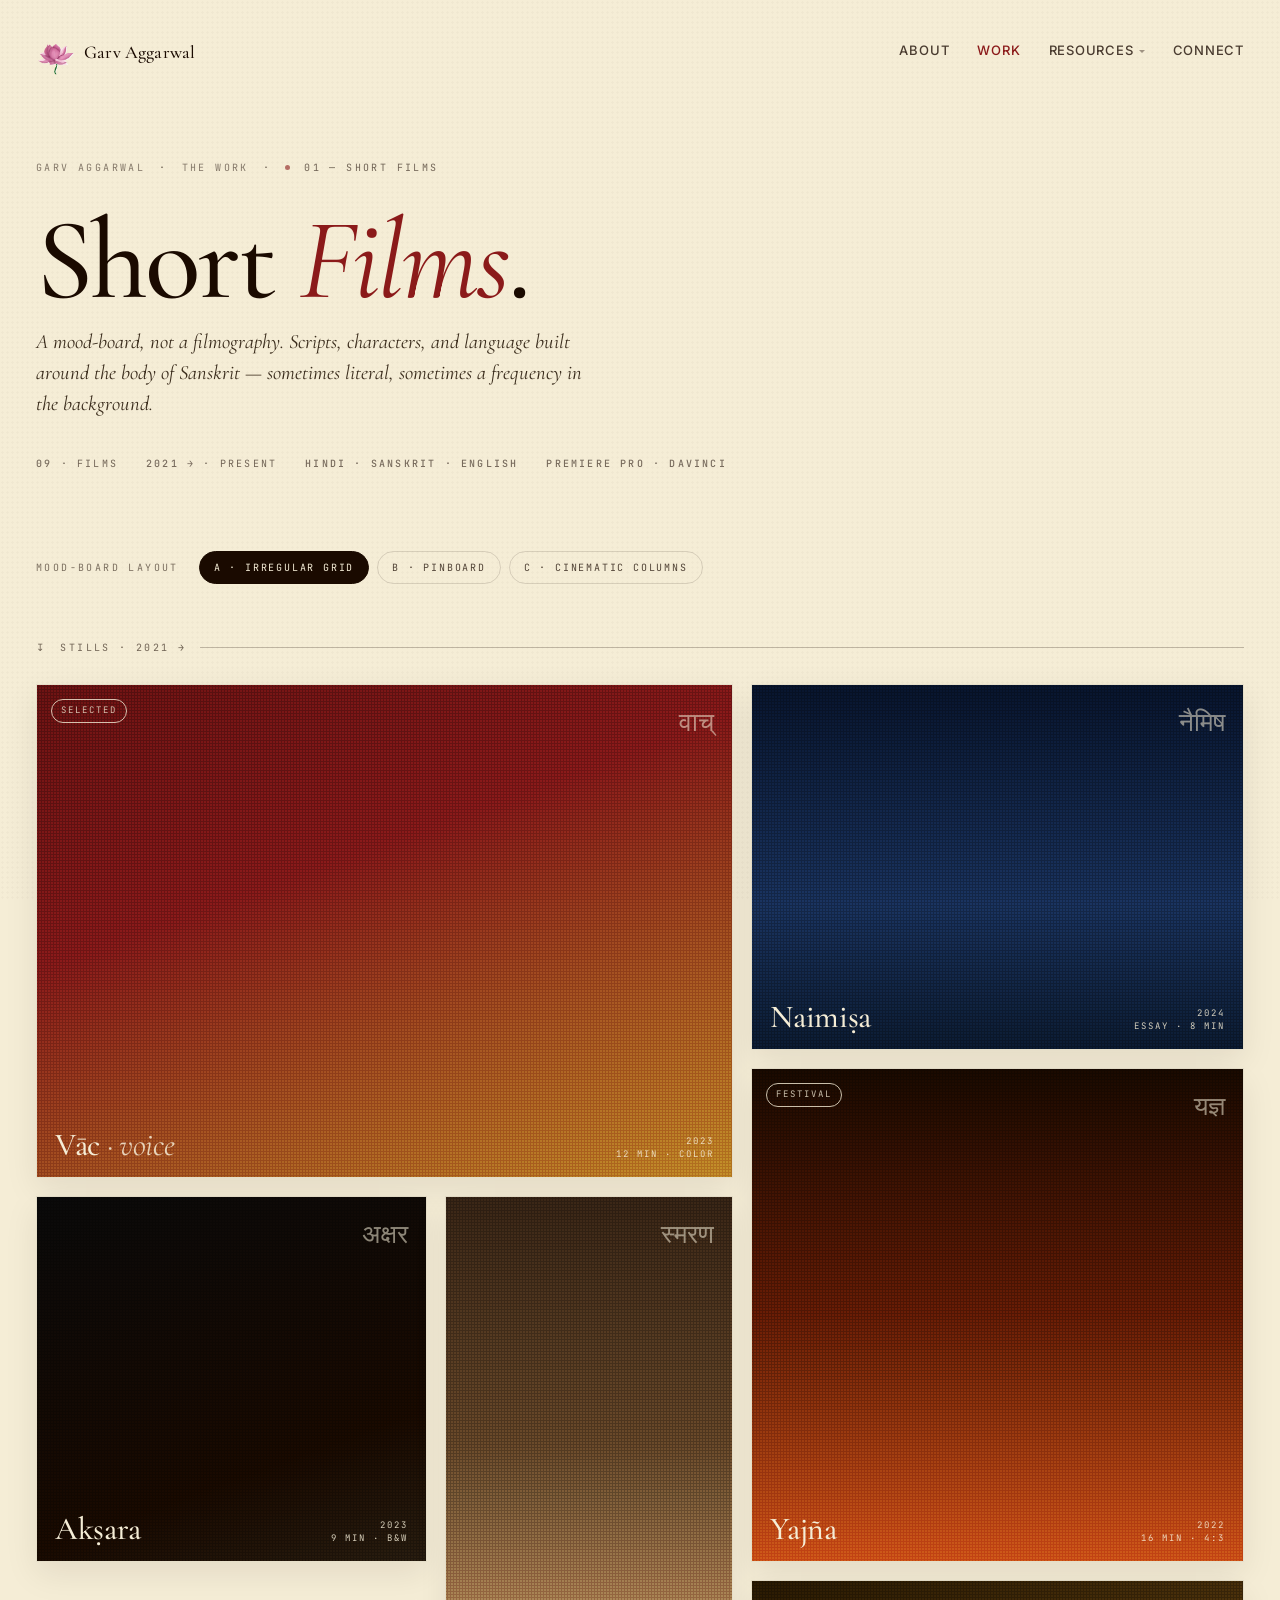
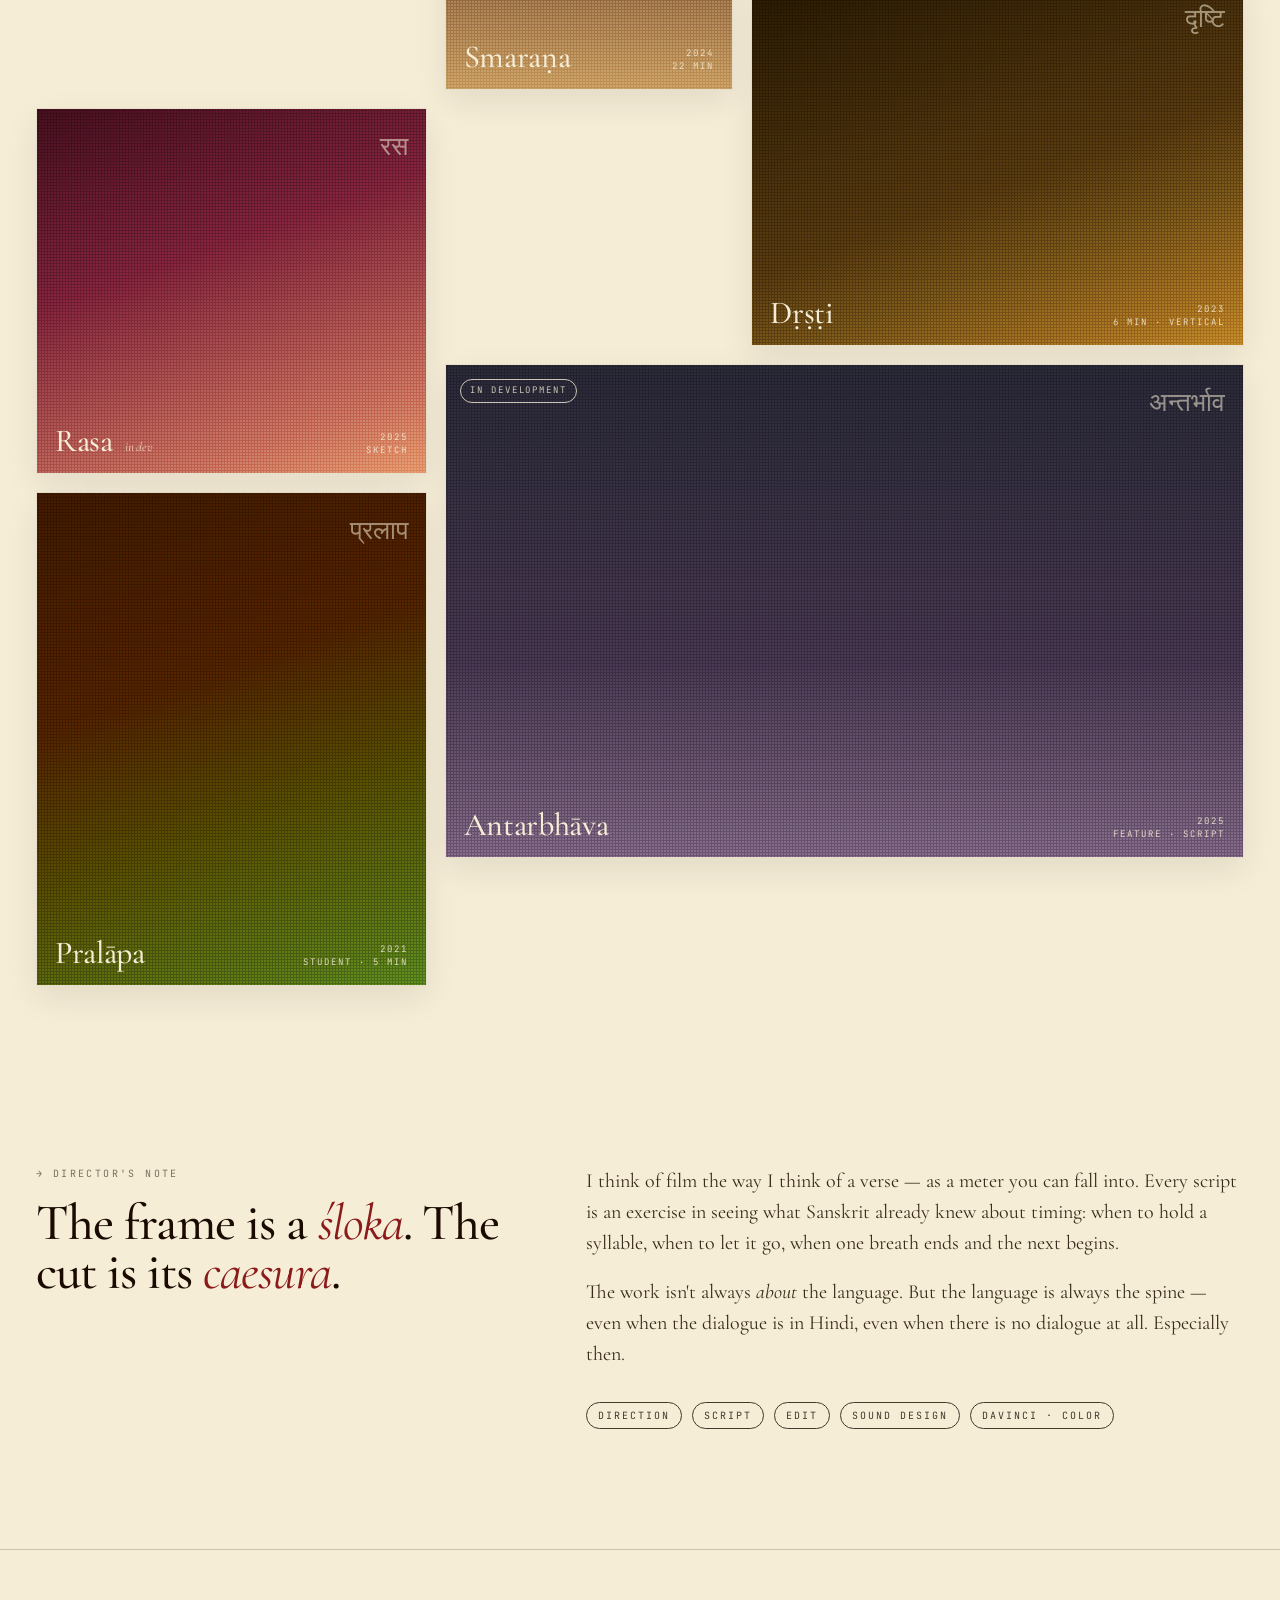
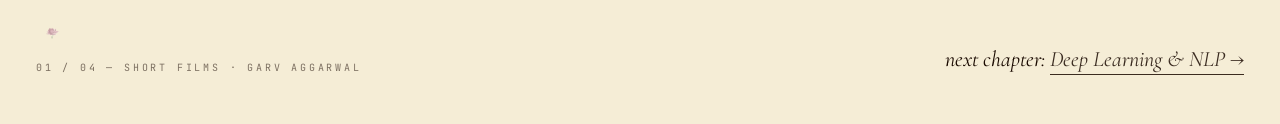
<file: Extra/work-short-films.html>
<!doctype html>
<html lang="en">
<head>
<meta charset="utf-8" />
<meta name="viewport" content="width=device-width,initial-scale=1" />
<title>Short Films — Garv Aggarwal</title>
<link rel="stylesheet" href="../shared.css" />
<style>
  body[data-page="short-films"]{
    --accent: var(--red);
    --accent-soft: rgba(139,26,26,.10);
  }

  /* ============ variation switcher ============ */
  .var-switch{
    max-width:1280px; margin:0 auto 56px;
    padding:0 36px;
    display:flex; align-items:center; gap:20px; flex-wrap:wrap;
  }
  .var-switch .lbl{
    font-family:'JetBrains Mono', monospace; font-size:10px;
    letter-spacing:.24em; text-transform:uppercase; opacity:.55;
  }
  .var-switch .opts{ display:flex; gap:8px; flex-wrap:wrap; }
  .var-switch button{
    font-family:'JetBrains Mono', monospace; font-size:10px;
    letter-spacing:.18em; text-transform:uppercase;
    padding:9px 14px;
    background:transparent; color:inherit;
    border:1px solid var(--rule); border-radius:99px;
    cursor:pointer; opacity:.75; transition: all .2s;
  }
  .var-switch button:hover{ opacity:1; }
  .var-switch button.active{
    background:var(--ink); color:var(--paper);
    border-color:var(--ink); opacity:1;
  }

  /* ============ stills — base ============ */
  .gallery{
    max-width:1280px; margin:0 auto;
    padding:0 36px 60px;
    position:relative; z-index:2;
  }
  .still{
    position:relative;
    overflow:hidden;
    color:var(--paper);
    border:1px solid rgba(0,0,0,.06);
    box-shadow: 0 12px 32px rgba(26,10,0,.08);
  }
  .still .gfx{
    position:absolute; inset:0;
    background-blend-mode: overlay;
  }
  .still::after{
    content:""; position:absolute; inset:0;
    background-image: radial-gradient(rgba(0,0,0,.5) 1px, transparent 1.2px);
    background-size:3px 3px;
    mix-blend-mode:overlay;
    opacity:.5; pointer-events:none;
  }
  .still .info{
    position:absolute; left:18px; right:18px; bottom:16px;
    z-index:3;
    display:flex; align-items:flex-end; justify-content:space-between; gap:12px;
  }
  .still .ttl{
    font-family:'Cormorant Garamond', serif;
    font-weight:500; font-size:32px; line-height:1; letter-spacing:-.01em;
  }
  .still .ttl em{ font-style:italic; font-weight:400; opacity:.85; }
  .still .ttl .dev{ font-family:'Cormorant Garamond', serif; font-style:italic; font-size:13px; opacity:.7; margin-left:6px; }
  .still .meta{
    font-family:'JetBrains Mono', monospace; font-size:9px;
    letter-spacing:.22em; text-transform:uppercase; opacity:.85;
    text-align:right; line-height:1.4;
  }
  .still .badge{
    position:absolute; top:14px; left:14px; z-index:3;
    font-family:'JetBrains Mono', monospace; font-size:9px;
    letter-spacing:.22em; text-transform:uppercase;
    padding:4px 9px; border:1px solid currentColor; border-radius:99px;
    opacity:.8;
  }
  .still .devanagari{
    position:absolute; top:18px; right:18px; z-index:3;
    font-family:'Cormorant Garamond', serif;
    font-size:26px; opacity:.55;
    letter-spacing:0;
  }

  /* per-film gradient palettes */
  .g-vac     { background:linear-gradient(160deg, #6f1313 0%, #8B1A1A 38%, #C4922A 100%); }
  .g-naimisha{ background:linear-gradient(180deg, #08152e 0%, #1a3461 60%, #0c1c33 100%); }
  .g-yajna   { background:linear-gradient(180deg, #1a0a00 0%, #6b1d05 50%, #d05a1a 100%); }
  .g-aksara  { background:linear-gradient(160deg, #0a0a0a 0%, #1a0a00 70%, #2a1e10 100%); }
  .g-smaranaa{ background:linear-gradient(180deg, #3a2616 0%, #6b4a2a 50%, #cfa86f 100%); }
  .g-drsti   { background:linear-gradient(160deg, #2a1a02 0%, #5e3e10 55%, #C4922A 100%); }
  .g-rasa    { background:linear-gradient(160deg, #4a1020 0%, #8a2540 40%, #e8a37a 100%); }
  .g-antar   { background:linear-gradient(180deg, #2b2b3a 0%, #4b3a55 60%, #8a6f8e 100%); }

  /* ===================================================
     VARIATION A — irregular masonry grid
     =================================================== */
  body[data-layout="grid"] .gallery{
    display:grid;
    grid-template-columns: repeat(12, 1fr);
    grid-auto-rows: 110px;
    gap:18px;
  }
  body[data-layout="grid"] .still:nth-child(1){ grid-column: span 7; grid-row: span 4; }
  body[data-layout="grid"] .still:nth-child(2){ grid-column: span 5; grid-row: span 3; }
  body[data-layout="grid"] .still:nth-child(3){ grid-column: span 5; grid-row: span 4; }
  body[data-layout="grid"] .still:nth-child(4){ grid-column: span 4; grid-row: span 3; }
  body[data-layout="grid"] .still:nth-child(5){ grid-column: span 3; grid-row: span 4; }
  body[data-layout="grid"] .still:nth-child(6){ grid-column: span 5; grid-row: span 3; }
  body[data-layout="grid"] .still:nth-child(7){ grid-column: span 4; grid-row: span 3; }
  body[data-layout="grid"] .still:nth-child(8){ grid-column: span 8; grid-row: span 4; }
  body[data-layout="grid"] .still:nth-child(9){ grid-column: span 4; grid-row: span 4; }

  /* ===================================================
     VARIATION B — pinboard (scattered, tilted)
     =================================================== */
  body[data-layout="pin"] .gallery{
    display:grid;
    grid-template-columns: repeat(12, 1fr);
    grid-auto-rows: 90px;
    gap:0;
    padding-bottom:80px;
  }
  body[data-layout="pin"] .still{
    box-shadow: 0 16px 40px rgba(26,10,0,.22), 0 2px 4px rgba(26,10,0,.18);
    transition: transform .35s ease, box-shadow .35s ease;
  }
  body[data-layout="pin"] .still:hover{
    transform: rotate(0deg) translateY(-6px) scale(1.02) !important;
    box-shadow: 0 28px 64px rgba(26,10,0,.32);
    z-index:10;
  }
  body[data-layout="pin"] .still::before{
    /* tape */
    content:""; position:absolute; top:-10px; left:50%;
    width:64px; height:18px;
    background:rgba(245,237,214,.65);
    border:1px solid rgba(26,10,0,.12);
    transform: translateX(-50%) rotate(-3deg);
    z-index:4;
    box-shadow: 0 2px 4px rgba(26,10,0,.12);
  }
  body[data-layout="pin"] .still:nth-child(1){ grid-column: 1 / span 5; grid-row: 1 / span 5; transform: rotate(-2.4deg); }
  body[data-layout="pin"] .still:nth-child(2){ grid-column: 7 / span 4; grid-row: 1 / span 4; transform: rotate(1.8deg); }
  body[data-layout="pin"] .still:nth-child(3){ grid-column: 4 / span 5; grid-row: 5 / span 5; transform: rotate(2deg); z-index:2; }
  body[data-layout="pin"] .still:nth-child(4){ grid-column: 9 / span 4; grid-row: 4 / span 4; transform: rotate(-1.6deg); }
  body[data-layout="pin"] .still:nth-child(5){ grid-column: 1 / span 3; grid-row: 7 / span 4; transform: rotate(-1deg); }
  body[data-layout="pin"] .still:nth-child(6){ grid-column: 8 / span 5; grid-row: 8 / span 4; transform: rotate(2.2deg); }
  body[data-layout="pin"] .still:nth-child(7){ grid-column: 4 / span 4; grid-row: 10 / span 3; transform: rotate(-2.6deg); }
  body[data-layout="pin"] .still:nth-child(8){ grid-column: 1 / span 5; grid-row: 11 / span 4; transform: rotate(1.4deg); }
  body[data-layout="pin"] .still:nth-child(9){ grid-column: 8 / span 5; grid-row: 12 / span 4; transform: rotate(-1.2deg); }

  /* ===================================================
     VARIATION C — cinematic columns
     =================================================== */
  body[data-layout="cinema"] .gallery{
    display:grid;
    grid-template-columns: 1fr 1fr;
    gap:36px 36px;
    align-items:start;
  }
  body[data-layout="cinema"] .still{
    width:100%;
    height: 0; padding-bottom: 60%;
    border:none;
    box-shadow: 0 14px 40px rgba(26,10,0,.14);
  }
  body[data-layout="cinema"] .still:nth-child(odd){ margin-top:0; }
  body[data-layout="cinema"] .still:nth-child(even){ margin-top:80px; }
  body[data-layout="cinema"] .still:nth-child(3n){ padding-bottom: 72%; }
  body[data-layout="cinema"] .still:nth-child(5n){ padding-bottom: 50%; }
  body[data-layout="cinema"] .still .ttl{ font-size:40px; }

  /* ===================================================
     DIRECTOR'S NOTE
     =================================================== */
  .note{
    max-width:1280px; margin:120px auto 0;
    padding:0 36px;
    display:grid; grid-template-columns: 1fr 1.4fr; gap:80px;
    position:relative; z-index:2;
  }
  .note .left .mark{
    font-family:'JetBrains Mono', monospace; font-size:10px;
    letter-spacing:.24em; text-transform:uppercase; opacity:.55;
    margin-bottom:18px;
  }
  .note .left h3{
    font-family:'Cormorant Garamond', serif; font-weight:500;
    font-size:clamp(40px, 4vw, 64px); line-height:.96;
    letter-spacing:-.02em;
  }
  .note .left h3 em{ font-style:italic; color:var(--accent); font-weight:400; }
  .note .right p{
    font-family:'Cormorant Garamond', serif; font-size:20px; line-height:1.55;
    color:var(--ink-soft);
    margin-bottom:18px;
  }
  .note .right .stack{
    margin-top:32px;
    display:flex; gap:10px; flex-wrap:wrap;
  }
  .note .right .stack .pill{ opacity:.8; }

  @media (max-width:880px){
    .var-switch{ padding:0 22px; }
    .gallery{ padding:0 22px 40px !important; gap:14px !important; }
    body[data-layout="grid"] .gallery,
    body[data-layout="pin"] .gallery{
      grid-template-columns: 1fr !important;
      grid-auto-rows: 180px !important;
    }
    body[data-layout="grid"] .still,
    body[data-layout="pin"] .still{
      grid-column: 1 / -1 !important; grid-row: span 2 !important; transform:none !important;
    }
    body[data-layout="pin"] .still::before{ display:none; }
    body[data-layout="cinema"] .gallery{ grid-template-columns:1fr !important; }
    body[data-layout="cinema"] .still:nth-child(even){ margin-top:0; }
    .note{ grid-template-columns:1fr; gap:32px; padding:0 22px; }
  }
</style>
</head>
<body data-page="short-films" data-layout="grid">

<div id="nav-mount" data-nav-root="../" data-nav-pages="" data-nav-current="work"></div>
<script src="../nav-loader.js"></script>

<main>
  <!-- ===== HEAD ===== -->
  <section class="page-head">
    <div class="crumb">
      <a href="../index.html">Garv Aggarwal</a>
      <span>·</span>
      <a href="../index.html#work">The Work</a>
      <span>·</span>
      <span class="dot"></span>
      <span>01 — Short Films</span>
    </div>
    <h1>Short <em>Films</em>.</h1>
    <p class="lede">A mood-board, not a filmography. Scripts, characters, and language built around the body of Sanskrit — sometimes literal, sometimes a frequency in the background.</p>
    <div class="meta">
      <span><strong>09</strong> · films</span>
      <span><strong>2021 →</strong> · present</span>
      <span><strong>Hindi · Sanskrit · English</strong></span>
      <span><strong>Premiere Pro · DaVinci</strong></span>
    </div>
  </section>

  <!-- ===== LAYOUT SWITCH ===== -->
  <div class="var-switch">
    <span class="lbl">Mood-board layout</span>
    <div class="opts" id="layout-opts">
      <button data-l="grid">A · Irregular grid</button>
      <button data-l="pin">B · Pinboard</button>
      <button data-l="cinema">C · Cinematic columns</button>
    </div>
  </div>

  <!-- ===== GALLERY ===== -->
  <div class="section-mark"><span>↧</span><span>Stills · 2021 →</span><span class="rule"></span></div>
  <div class="gallery">

    <article class="still">
      <div class="gfx g-vac"></div>
      <span class="devanagari">वाच्</span>
      <span class="badge">selected</span>
      <div class="info">
        <div class="ttl">Vāc <em>· voice</em></div>
        <div class="meta">2023<br/>12 min · color</div>
      </div>
    </article>

    <article class="still">
      <div class="gfx g-naimisha"></div>
      <span class="devanagari">नैमिष</span>
      <div class="info">
        <div class="ttl">Naimiṣa</div>
        <div class="meta">2024<br/>essay · 8 min</div>
      </div>
    </article>

    <article class="still">
      <div class="gfx g-yajna"></div>
      <span class="devanagari">यज्ञ</span>
      <span class="badge">festival</span>
      <div class="info">
        <div class="ttl">Yajña</div>
        <div class="meta">2022<br/>16 min · 4:3</div>
      </div>
    </article>

    <article class="still">
      <div class="gfx g-aksara"></div>
      <span class="devanagari">अक्षर</span>
      <div class="info">
        <div class="ttl">Akṣara</div>
        <div class="meta">2023<br/>9 min · b&amp;w</div>
      </div>
    </article>

    <article class="still">
      <div class="gfx g-smaranaa"></div>
      <span class="devanagari">स्मरण</span>
      <div class="info">
        <div class="ttl">Smaraṇa</div>
        <div class="meta">2024<br/>22 min</div>
      </div>
    </article>

    <article class="still">
      <div class="gfx g-drsti"></div>
      <span class="devanagari">दृष्टि</span>
      <div class="info">
        <div class="ttl">Dṛṣṭi</div>
        <div class="meta">2023<br/>6 min · vertical</div>
      </div>
    </article>

    <article class="still">
      <div class="gfx g-rasa"></div>
      <span class="devanagari">रस</span>
      <div class="info">
        <div class="ttl">Rasa <span class="dev">in dev</span></div>
        <div class="meta">2025<br/>sketch</div>
      </div>
    </article>

    <article class="still">
      <div class="gfx g-antar"></div>
      <span class="devanagari">अन्तर्भाव</span>
      <span class="badge">in development</span>
      <div class="info">
        <div class="ttl">Antarbhāva</div>
        <div class="meta">2025<br/>feature · script</div>
      </div>
    </article>

    <article class="still">
      <div class="gfx g-vac" style="filter: hue-rotate(40deg) brightness(.85);"></div>
      <span class="devanagari">प्रलाप</span>
      <div class="info">
        <div class="ttl">Pralāpa</div>
        <div class="meta">2021<br/>student · 5 min</div>
      </div>
    </article>

  </div>

  <!-- ===== DIRECTOR'S NOTE ===== -->
  <section class="note">
    <div class="left">
      <div class="mark">→ Director's note</div>
      <h3>The frame is a <em>śloka</em>. The cut is its <em>caesura</em>.</h3>
    </div>
    <div class="right">
      <p>I think of film the way I think of a verse — as a meter you can fall into. Every script is an exercise in seeing what Sanskrit already knew about timing: when to hold a syllable, when to let it go, when one breath ends and the next begins.</p>
      <p>The work isn't always <em>about</em> the language. But the language is always the spine — even when the dialogue is in Hindi, even when there is no dialogue at all. Especially then.</p>
      <div class="stack">
        <span class="pill">Direction</span>
        <span class="pill">Script</span>
        <span class="pill">Edit</span>
        <span class="pill">Sound design</span>
        <span class="pill">DaVinci · color</span>
      </div>
    </div>
  </section>
</main>

<!-- ===== FOOT ===== -->
<footer class="foot">
  <div class="foot-inner">
    <div>
      <div class="colophon" aria-hidden="true"></div>
      <div class="meta">01 / 04 — Short Films · Garv Aggarwal</div>
    </div>
    <div class="next">next chapter: <a href="work-nlp.html">Deep Learning &amp; NLP →</a></div>
  </div>
</footer>

<script>
  // layout switcher
  const opts = document.querySelectorAll('#layout-opts button');
  opts.forEach(b=>{
    b.addEventListener('click', ()=>{
      const l = b.dataset.l;
      document.body.dataset.layout = l;
      opts.forEach(o=> o.classList.toggle('active', o===b));
      try{ localStorage.setItem('gv:sf-layout', l); }catch(e){}
    });
  });
  // restore
  try{
    const saved = localStorage.getItem('gv:sf-layout');
    if (saved){ document.body.dataset.layout = saved; }
  }catch(e){}
  // init active state
  opts.forEach(o=> o.classList.toggle('active', o.dataset.l === document.body.dataset.layout));
</script>

</body>
</html>
</file>
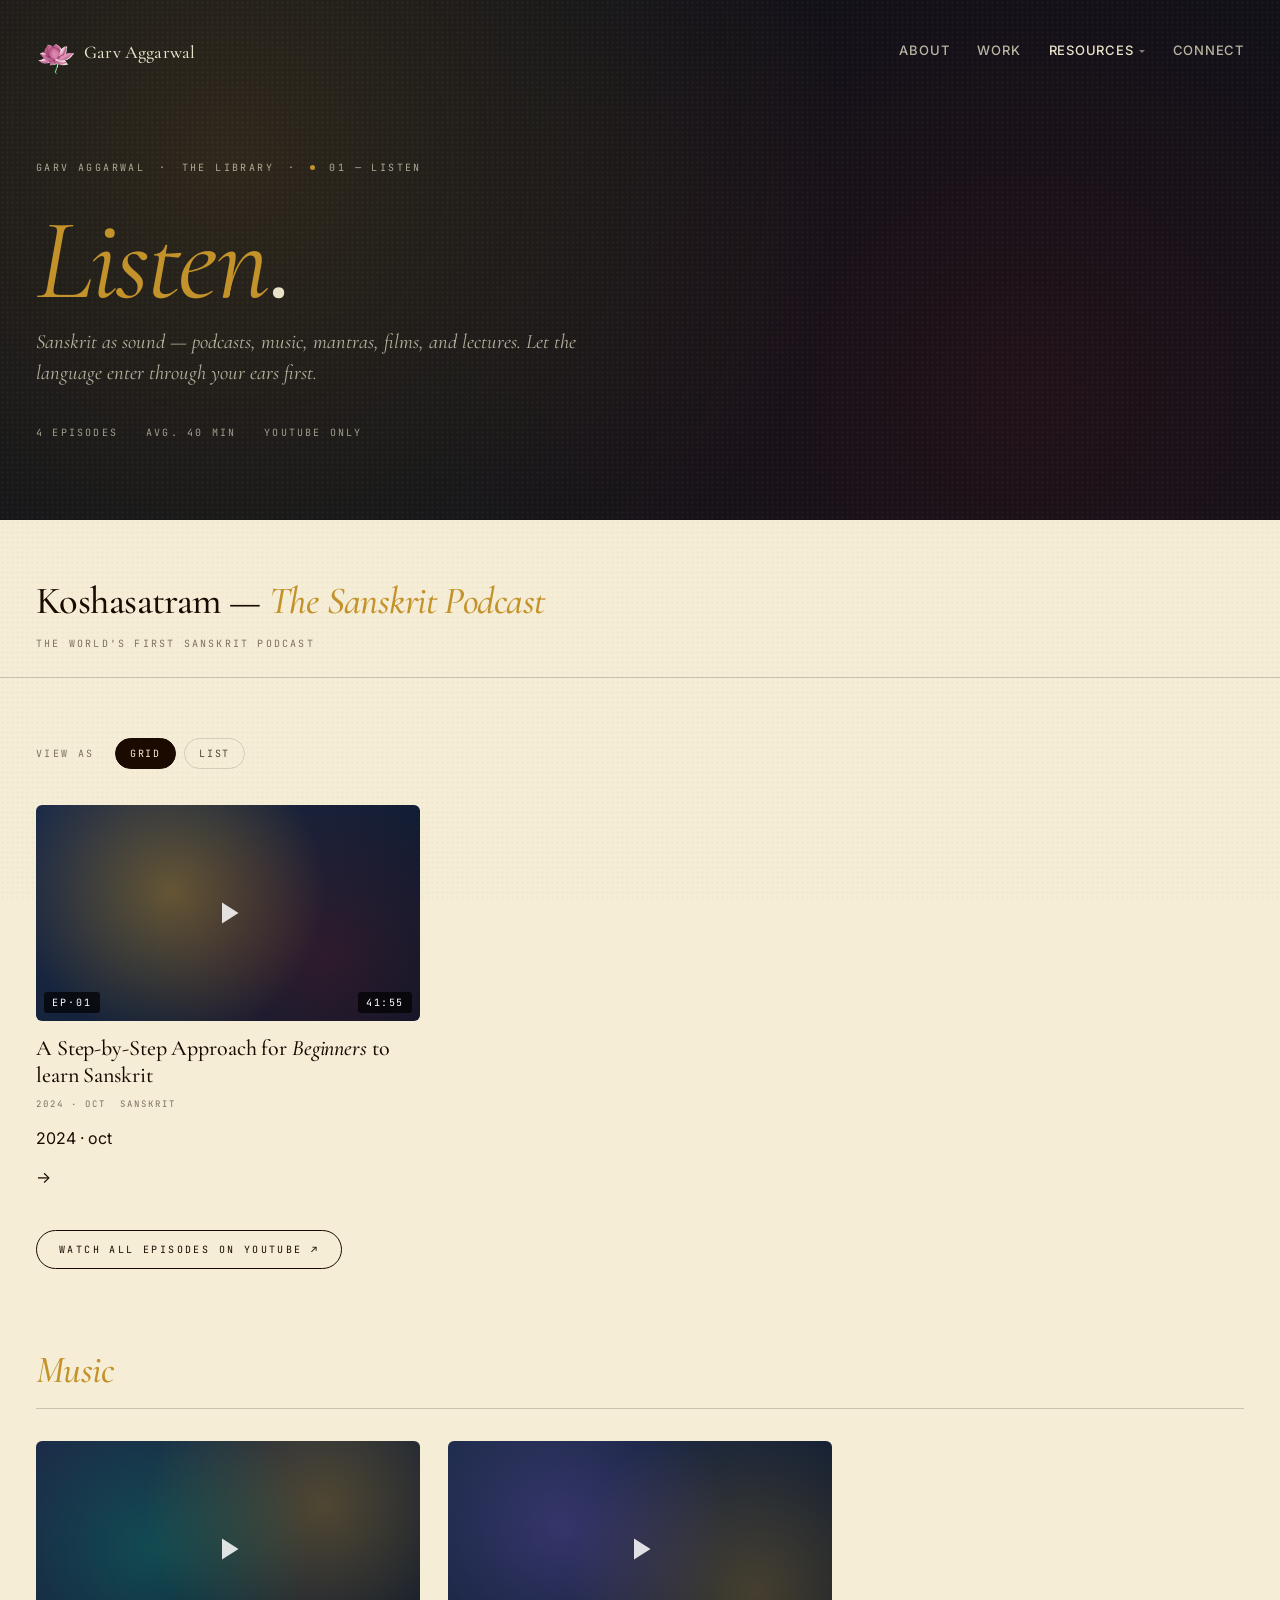
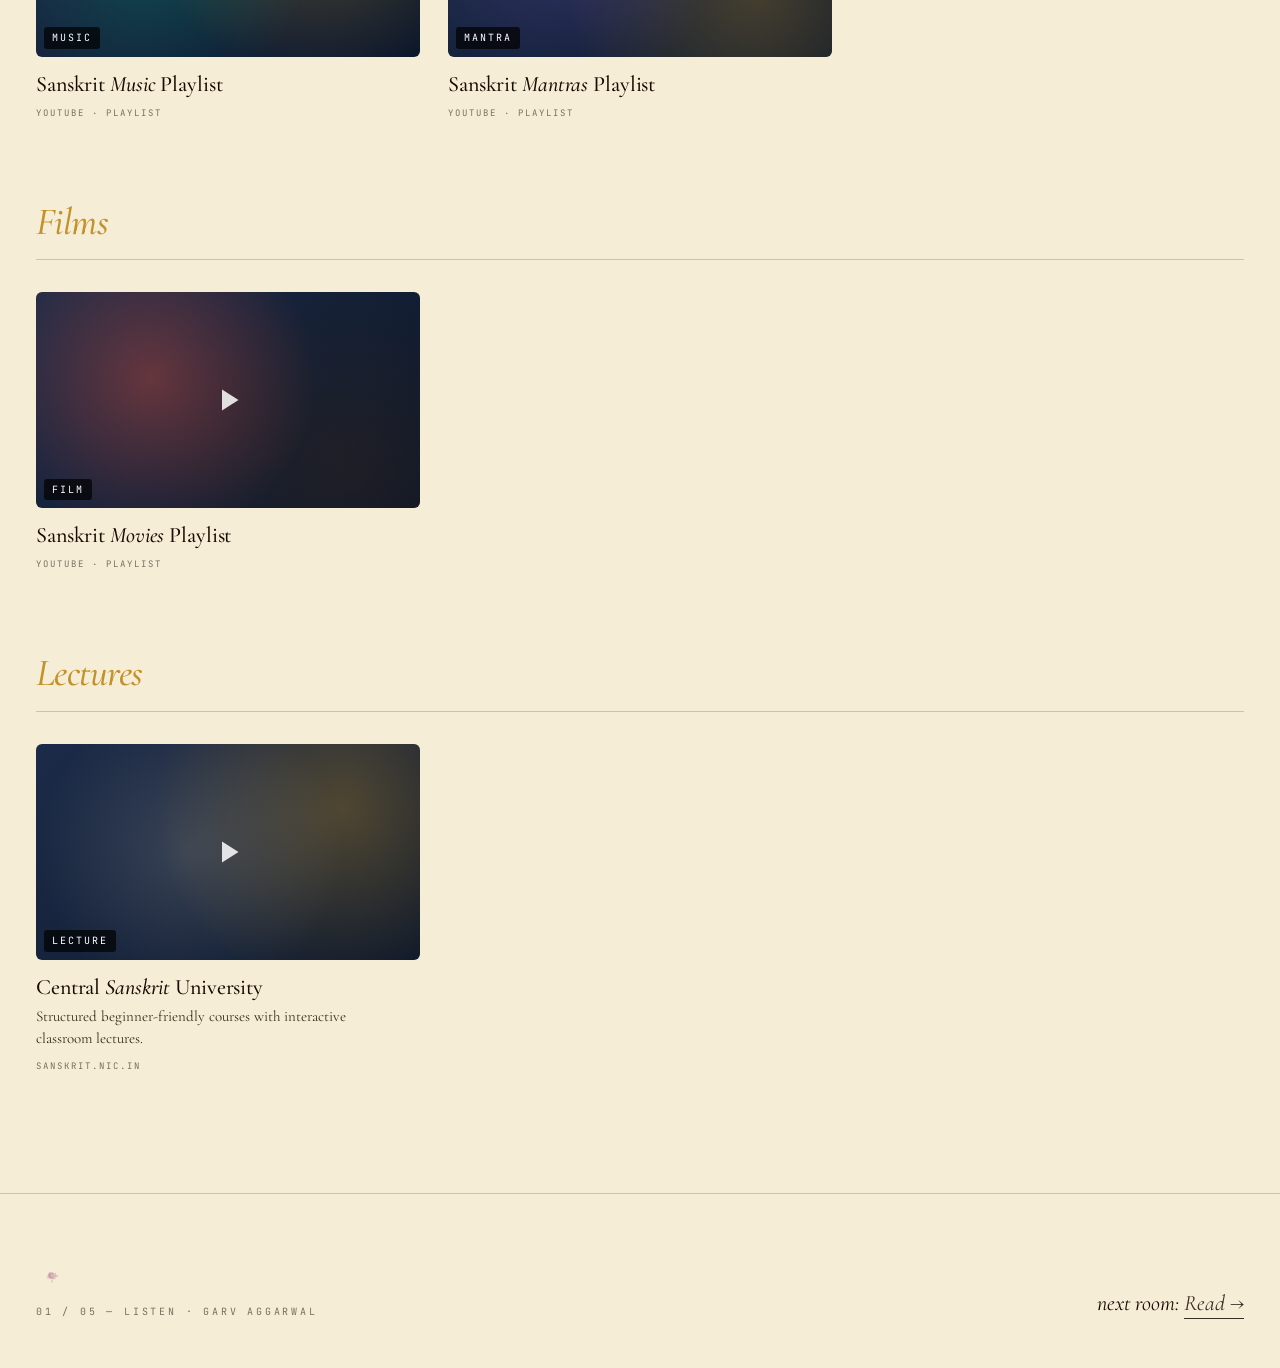
<file: pages/library-listen.html>
<!doctype html>
<html lang="en">
<head>
<meta charset="utf-8" />
<meta name="viewport" content="width=device-width,initial-scale=1" />
<title>Listen — Garv Aggarwal</title>
<link rel="stylesheet" href="../shared.css" />
<style>
  body[data-page="listen"]{
    --accent: var(--gold);
    --accent-soft: rgba(196,146,42,.12);
  }

  /* full-bleed dark hero band */
  .lib-hero{
    background:#0D1018; color:#e9e2c8;
    padding:160px 36px 80px;
    position:relative; z-index:2;
    overflow:hidden;
  }
  .lib-hero::before{
    content:""; position:absolute; inset:0;
    background:
      radial-gradient(circle at 18% 30%, rgba(196,146,42,.18), transparent 55%),
      radial-gradient(circle at 80% 75%, rgba(139,26,26,.16), transparent 55%);
  }
  .lib-hero::after{
    content:""; position:absolute; inset:0;
    background-image: radial-gradient(rgba(255,255,255,.03) 1px, transparent 1.2px);
    background-size: 5px 5px;
  }
  .lib-hero .inner{
    max-width:1280px; margin:0 auto; position:relative; z-index:2;
  }
  .lib-hero .crumb{
    display:flex; align-items:center; gap:14px;
    font-family:'JetBrains Mono', monospace; font-size:10px;
    letter-spacing:.24em; text-transform:uppercase;
    color: rgba(233,226,200,.7);
    margin-bottom:32px;
  }
  .lib-hero .crumb a{ color:inherit; text-decoration:none; }
  .lib-hero .crumb a:hover{ color: var(--accent); }
  .lib-hero .crumb .dot{ width:5px; height:5px; border-radius:50%; background:var(--accent); }
  .lib-hero h1{
    font-family:'Cormorant Garamond', serif; font-weight:500;
    font-size:clamp(64px, 9vw, 156px);
    line-height:.92; letter-spacing:-.025em;
    margin-bottom:14px;
  }
  .lib-hero h1 em{ font-style:italic; color: var(--accent); font-weight:400; }
  .lib-hero .lede{
    font-family:'Cormorant Garamond', serif; font-style:italic;
    font-size:clamp(20px, 1.6vw, 26px);
    line-height:1.5; max-width:62ch;
    color: rgba(233,226,200,.75);
  }
  .lib-hero .meta{
    display:flex; gap:28px; flex-wrap:wrap;
    margin-top:36px;
    font-family:'JetBrains Mono', monospace; font-size:10px;
    letter-spacing:.22em; text-transform:uppercase; opacity:.65;
  }

  /* nav variant on dark hero */
  body[data-page="listen"] .nav .brand,
  body[data-page="listen"] .nav .links a{ color:#e9e2c8; }
  body[data-page="listen"] .nav.is-scrolled{
    background: rgba(13,16,24,.78);
    border-bottom-color: rgba(255,255,255,.08);
  }

  body[data-page="listen"] .nav .burger{ color: #e9e2c8; }
  body[data-page="listen"] .nav .links .nav-dropdown a{ color: var(--ink); }
  body[data-page="listen"] .nav .links .nav-dropdown a:hover{ color: var(--accent); }

  /* ===== podcast section heading ===== */
  .podcast-sec-head{
    max-width:1280px; margin:60px auto 0;
    padding:0 36px 24px;
    position:relative; z-index:2;
    border-bottom:1px solid var(--rule);
  }
  .podcast-sec-head h2{
    font-family:'Cormorant Garamond', serif; font-weight:500;
    font-size:clamp(28px, 3vw, 42px); line-height:1.1; letter-spacing:-.015em;
    margin-bottom:6px;
  }
  .podcast-sec-head h2 em{ font-style:italic; color: var(--accent); }
  .podcast-sec-head .sub{
    font-family:'JetBrains Mono', monospace; font-size:10px;
    letter-spacing:.22em; text-transform:uppercase; opacity:.55;
  }

  /* ===== layout switch ===== */
  .var-switch{
    max-width:1280px; margin:60px auto 36px;
    padding:0 36px;
    display:flex; align-items:center; gap:20px; flex-wrap:wrap;
    position:relative; z-index:2;
  }
  .var-switch .lbl{
    font-family:'JetBrains Mono', monospace; font-size:10px;
    letter-spacing:.24em; text-transform:uppercase; opacity:.55;
  }
  .var-switch .opts{ display:flex; gap:8px; }
  .var-switch button{
    font-family:'JetBrains Mono', monospace; font-size:10px;
    letter-spacing:.18em; text-transform:uppercase;
    padding:8px 14px;
    background:transparent; color:inherit;
    border:1px solid var(--rule); border-radius:99px;
    cursor:pointer; opacity:.75; transition: all .2s;
  }
  .var-switch button.active{
    background:var(--ink); color:var(--paper); border-color:var(--ink); opacity:1;
  }

  /* ===== episodes ===== */
  .episodes{
    max-width:1280px; margin:0 auto 40px;
    padding:0 36px;
    position:relative; z-index:2;
  }

  /* shared thumb */
  .ep-thumb{
    position:relative; overflow:hidden;
    background: linear-gradient(135deg, #1c2b48, #0a162a);
    color:#fff;
  }
  .ep-thumb::after{
    content:""; position:absolute; inset:0;
    background:
      radial-gradient(circle at 30% 40%, rgba(196,146,42,.4), transparent 55%),
      radial-gradient(circle at 75% 70%, rgba(139,26,26,.32), transparent 55%);
  }
  .ep-thumb .num{
    position:absolute; bottom:8px; left:8px; z-index:2;
    font-family:'JetBrains Mono', monospace; font-size:10px;
    letter-spacing:.2em; text-transform:uppercase;
    padding:3px 8px; background: rgba(0,0,0,.7); border-radius:3px;
  }
  .ep-thumb .dur{
    position:absolute; bottom:8px; right:8px; z-index:2;
    font-family:'JetBrains Mono', monospace; font-size:10px;
    letter-spacing:.16em;
    padding:3px 8px; background: rgba(0,0,0,.7); border-radius:3px;
  }
  .ep-thumb .play{
    position:absolute; inset:0; display:grid; place-items:center;
    z-index:2;
  }
  .ep-thumb .play svg{ width:36px; height:36px; opacity:.85; }
  /* per-episode tint */
  .ep-thumb.t1::after{ background: radial-gradient(circle at 35% 40%, rgba(196,146,42,.45), transparent 55%), radial-gradient(circle at 75% 70%, rgba(139,26,26,.25), transparent 55%); }
  .ep-thumb.t2::after{ background: radial-gradient(circle at 30% 50%, rgba(0,255,178,.18), transparent 55%), radial-gradient(circle at 75% 30%, rgba(196,146,42,.35), transparent 55%); }
  .ep-thumb.t3::after{ background: radial-gradient(circle at 30% 40%, rgba(220,80,60,.4), transparent 55%), radial-gradient(circle at 80% 80%, rgba(58,38,22,.4), transparent 55%); }
  .ep-thumb.t4::after{ background: radial-gradient(circle at 40% 50%, rgba(245,237,214,.16), transparent 60%), radial-gradient(circle at 80% 30%, rgba(196,146,42,.35), transparent 55%); }
  .ep-thumb.t5::after{ background: radial-gradient(circle at 40% 60%, rgba(139,26,26,.45), transparent 55%); }
  .ep-thumb.t6::after{ background: radial-gradient(circle at 30% 40%, rgba(120,90,200,.32), transparent 55%), radial-gradient(circle at 80% 70%, rgba(196,146,42,.3), transparent 55%); }
  .ep-thumb.t7::after{ background: radial-gradient(circle at 50% 50%, rgba(196,146,42,.4), transparent 60%); }
  .ep-thumb.t8::after{ background: radial-gradient(circle at 30% 40%, rgba(40,120,160,.4), transparent 55%); }
  .ep-thumb.t9::after{ background: radial-gradient(circle at 30% 30%, rgba(196,146,42,.45), transparent 55%), radial-gradient(circle at 75% 75%, rgba(220,80,60,.35), transparent 55%); }
  .ep-thumb.t10::after{ background: radial-gradient(circle at 50% 40%, rgba(58,38,22,.5), transparent 55%); }
  .ep-thumb.t11::after{ background: radial-gradient(circle at 30% 60%, rgba(0,255,178,.16), transparent 55%); }
  .ep-thumb.t12::after{ background: radial-gradient(circle at 40% 40%, rgba(196,146,42,.5), transparent 55%); }

  /* ===== GRID variation ===== */
  body[data-layout="grid"] .episodes{
    display:grid;
    grid-template-columns: repeat(3, 1fr);
    gap:32px 28px;
  }
  body[data-layout="grid"] .ep{
    display:flex; flex-direction:column; gap:14px;
    text-decoration:none; color:inherit;
    transition: transform .2s ease;
  }
  body[data-layout="grid"] .ep:hover{ transform:translateY(-3px); }
  body[data-layout="grid"] .ep:hover .ep-thumb .play svg{ opacity:1; }
  body[data-layout="grid"] .ep-thumb{
    aspect-ratio: 16 / 9;
    border-radius:6px;
  }
  body[data-layout="grid"] .ep .info{ display:flex; flex-direction:column; gap:6px; }
  body[data-layout="grid"] .ep .info h3{
    font-family:'Cormorant Garamond', serif; font-weight:500;
    font-size:22px; line-height:1.2; letter-spacing:-.005em;
  }
  body[data-layout="grid"] .ep .info h3 em{ font-style:italic; }
  body[data-layout="grid"] .ep .info .desc{
    font-family:'Cormorant Garamond', serif; font-size:15px; line-height:1.45;
    color: var(--ink-soft);
    max-width:48ch;
  }
  body[data-layout="grid"] .ep .info .row{
    display:flex; gap:14px; flex-wrap:wrap;
    margin-top:4px;
    font-family:'JetBrains Mono', monospace; font-size:9px;
    letter-spacing:.22em; text-transform:uppercase; opacity:.55;
  }

  /* ===== LIST variation ===== */
  body[data-layout="list"] .episodes{
    display:flex; flex-direction:column;
    border-top:1px solid var(--rule);
  }
  body[data-layout="list"] .ep{
    display:grid;
    grid-template-columns: 200px 1fr 140px 40px;
    gap:28px;
    align-items:center;
    padding:22px 0;
    border-bottom:1px solid var(--rule);
    text-decoration:none; color:inherit;
    transition: padding .2s ease;
  }
  body[data-layout="list"] .ep:hover{ padding-left:14px; }
  body[data-layout="list"] .ep:hover h3 em{ color: var(--accent); }
  body[data-layout="list"] .ep-thumb{
    width:200px; height:112px;
    border-radius:4px;
  }
  body[data-layout="list"] .ep .info h3{
    font-family:'Cormorant Garamond', serif; font-weight:500;
    font-size:26px; line-height:1.15; letter-spacing:-.005em;
    margin-bottom:6px;
  }
  body[data-layout="list"] .ep .info h3 em{ font-style:italic; transition: color .2s; }
  body[data-layout="list"] .ep .info .desc{
    font-family:'Cormorant Garamond', serif; font-size:16px;
    color: var(--ink-soft); max-width:62ch;
  }
  body[data-layout="list"] .ep .when{
    font-family:'JetBrains Mono', monospace; font-size:10px;
    letter-spacing:.2em; text-transform:uppercase; opacity:.6;
    text-align:right;
  }
  body[data-layout="list"] .ep .arrow{
    font-family:'Cormorant Garamond', serif; font-style:italic;
    font-size:28px; color: var(--ink-soft);
    text-align:right;
  }
  body[data-layout="list"] .ep:hover .arrow{ color: var(--accent); }

  /* ===== playlist CTA ===== */
  .playlist-cta{
    max-width:1280px; margin:32px auto 0;
    padding:0 36px;
    position:relative; z-index:2;
  }
  .playlist-cta a{
    display:inline-block;
    font-family:'JetBrains Mono', monospace; font-size:10px;
    letter-spacing:.24em; text-transform:uppercase;
    padding:11px 22px;
    color:inherit; text-decoration:none;
    border:1px solid currentColor; border-radius:99px;
    transition: background .2s, color .2s;
  }
  .playlist-cta a:hover{ background: var(--ink); color: var(--paper); border-color: var(--ink); }

  /* ===== content sections (Music / Films / Lectures) ===== */
  .content-section{
    max-width:1280px; margin:80px auto 0;
    padding:0 36px;
    position:relative; z-index:2;
  }
  .content-sec-head{
    margin-bottom:32px;
    padding-bottom:16px;
    border-bottom:1px solid var(--rule);
  }
  .content-sec-head h2{
    font-family:'Cormorant Garamond', serif; font-weight:500;
    font-size:clamp(28px, 3vw, 42px); line-height:1.1; letter-spacing:-.015em;
  }
  .content-sec-head h2 em{ font-style:italic; color: var(--accent); }
  .media-grid{
    display:grid;
    grid-template-columns: repeat(3, 1fr);
    gap:32px 28px;
  }
  .media-card{
    display:flex; flex-direction:column; gap:14px;
    text-decoration:none; color:inherit;
    transition: transform .2s ease;
  }
  .media-card:hover{ transform:translateY(-3px); }
  .media-card:hover .ep-thumb .play svg{ opacity:1; }
  .media-card .ep-thumb{
    aspect-ratio: 16 / 9;
    border-radius:6px;
  }
  .media-card .info{ display:flex; flex-direction:column; gap:6px; }
  .media-card .info h3{
    font-family:'Cormorant Garamond', serif; font-weight:500;
    font-size:22px; line-height:1.2; letter-spacing:-.005em;
  }
  .media-card .info h3 em{ font-style:italic; }
  .media-card .info .desc{
    font-family:'Cormorant Garamond', serif; font-size:15px; line-height:1.45;
    color: var(--ink-soft);
    max-width:48ch;
  }
  .media-card .info .row{
    display:flex; gap:14px; flex-wrap:wrap;
    margin-top:4px;
    font-family:'JetBrains Mono', monospace; font-size:9px;
    letter-spacing:.22em; text-transform:uppercase; opacity:.55;
  }

  /* subscribe strip */
  .subscribe{
    max-width:1280px; margin:120px auto 0;
    padding:60px 36px;
    border-top:1px solid var(--rule); border-bottom:1px solid var(--rule);
    text-align:center;
    position:relative; z-index:2;
  }
  .subscribe h2{
    font-family:'Cormorant Garamond', serif; font-weight:500;
    font-size:clamp(36px, 4vw, 56px); line-height:1; letter-spacing:-.015em;
    margin-bottom:8px;
  }
  .subscribe h2 em{ font-style:italic; color: var(--accent); }
  .subscribe p{
    font-family:'Cormorant Garamond', serif; font-style:italic;
    font-size:18px; color: var(--ink-soft); margin-bottom:24px;
  }
  .subscribe .row{
    display:flex; gap:16px; justify-content:center; flex-wrap:wrap;
  }
  .subscribe .row a{
    font-family:'JetBrains Mono', monospace; font-size:10px;
    letter-spacing:.24em; text-transform:uppercase;
    padding:11px 22px;
    color:inherit; text-decoration:none;
    border:1px solid currentColor; border-radius:99px;
    transition: background .2s, color .2s;
  }
  .subscribe .row a:hover{ background: var(--ink); color: var(--paper); border-color: var(--ink); }

  @media (max-width:980px){
    .lib-hero{ padding:120px 22px 60px; }
    body[data-layout="grid"] .episodes{ grid-template-columns: 1fr; padding:0 22px; }
    body[data-layout="list"] .ep{ grid-template-columns: 120px 1fr; gap:16px; }
    body[data-layout="list"] .ep-thumb{ width:120px; height:68px; }
    body[data-layout="list"] .ep .when, body[data-layout="list"] .ep .arrow{ display:none; }
    .var-switch, .subscribe{ padding:60px 22px; }
    .var-switch{ padding:0 22px; margin-top:40px; }
    .podcast-sec-head{ padding:0 22px 24px; margin-top:40px; }
    .playlist-cta{ padding:0 22px; }
    .content-section{ padding:0 22px; margin-top:60px; }
    .media-grid{ grid-template-columns: 1fr; }
  }
</style>
</head>
<body data-page="listen" data-layout="grid">

<div id="nav-mount" data-nav-root="../" data-nav-pages="" data-nav-current="resources"></div>
<script src="../nav-loader.js"></script>

<main>
  <section class="lib-hero">
    <div class="inner">
      <div class="crumb">
        <a href="../index.html">Garv Aggarwal</a>
        <span>·</span>
        <a href="../index.html#resources">The Library</a>
        <span>·</span>
        <span class="dot"></span>
        <span>01 — Listen</span>
      </div>
      <h1><em>Listen</em>.</h1>
      <p class="lede">Sanskrit as sound — podcasts, music, mantras, films, and lectures. Let the language enter through your ears first.</p>
      <div class="meta">
        <span>4 episodes</span>
        <span>Avg. 40 min</span>
        <span>YouTube only</span>
      </div>
    </div>
  </section>

  <div class="podcast-sec-head">
    <h2>Koshasatram — <em>The Sanskrit Podcast</em></h2>
    <span class="sub">The world's first Sanskrit podcast</span>
  </div>

  <div class="var-switch">
    <span class="lbl">View as</span>
    <div class="opts" id="layout-opts">
      <button data-l="grid">Grid</button>
      <button data-l="list">List</button>
    </div>
  </div>

  <div class="episodes" id="eps">

    <a class="ep" href="https://www.youtube.com/watch?v=2yfP_suFKFg&list=PLdwujL56xgIPZ9uprfJLh-mQb_4pWk1ad&index=1&t=99s&pp=iAQB0gcJCQQLAYcqIYzv" target="_blank" rel="noopener noreferrer">
      <div class="ep-thumb t1">
        <span class="num">EP·01</span><span class="dur">41:55</span>
        <span class="play"><svg viewBox="0 0 24 24" fill="#fff"><path d="M8 5v14l11-7z"/></svg></span>
      </div>
      <div class="info">
        <h3>A Step-by-Step Approach for <em>Beginners</em> to learn Sanskrit</h3>
        <div class="row"><span>2024 · oct</span><span>Sanskrit</span></div>
      </div>
      <span class="when">2024 · oct</span>
      <span class="arrow">→</span>
    </a>

  </div>

  <div class="playlist-cta">
    <a href="https://www.youtube.com/watch?v=2yfP_suFKFg&list=PLdwujL56xgIPZ9uprfJLh-mQb_4pWk1ad" target="_blank" rel="noopener noreferrer">Watch all episodes on YouTube ↗</a>
  </div>

  <!-- Music Section -->
  <section class="content-section">
    <div class="content-sec-head">
      <h2><em>Music</em></h2>
    </div>
    <div class="media-grid">

      <a class="media-card" href="https://www.youtube.com/watch?v=yKW3bZMsMDc&list=PL1W7mfZXVtp3vHZhTPKMvZSCwEQMpgqWL" target="_blank" rel="noopener noreferrer">
        <div class="ep-thumb t2">
          <span class="num">MUSIC</span>
          <span class="play"><svg viewBox="0 0 24 24" fill="#fff"><path d="M8 5v14l11-7z"/></svg></span>
        </div>
        <div class="info">
          <h3>Sanskrit <em>Music</em> Playlist</h3>
          <div class="row"><span>YouTube · Playlist</span></div>
        </div>
      </a>

      <a class="media-card" href="https://www.youtube.com/watch?v=5qcWgsfehWQ&list=PL1W7mfZXVtp3vbSrW1CElBPeuVSv_xDdV" target="_blank" rel="noopener noreferrer">
        <div class="ep-thumb t6">
          <span class="num">MANTRA</span>
          <span class="play"><svg viewBox="0 0 24 24" fill="#fff"><path d="M8 5v14l11-7z"/></svg></span>
        </div>
        <div class="info">
          <h3>Sanskrit <em>Mantras</em> Playlist</h3>
          <div class="row"><span>YouTube · Playlist</span></div>
        </div>
      </a>

    </div>
  </section>

  <!-- Films Section -->
  <section class="content-section">
    <div class="content-sec-head">
      <h2><em>Films</em></h2>
    </div>
    <div class="media-grid">

      <a class="media-card" href="https://www.youtube.com/watch?v=Ixgk2eoOqxk&list=PL1W7mfZXVtp2u-xrPMjnFZwqLZFw-qvpx" target="_blank" rel="noopener noreferrer">
        <div class="ep-thumb t3">
          <span class="num">FILM</span>
          <span class="play"><svg viewBox="0 0 24 24" fill="#fff"><path d="M8 5v14l11-7z"/></svg></span>
        </div>
        <div class="info">
          <h3>Sanskrit <em>Movies</em> Playlist</h3>
          <div class="row"><span>YouTube · Playlist</span></div>
        </div>
      </a>

    </div>
  </section>

  <!-- Lectures Section -->
  <section class="content-section">
    <div class="content-sec-head">
      <h2><em>Lectures</em></h2>
    </div>
    <div class="media-grid">

      <a class="media-card" href="https://www.sanskrit.nic.in/sanskrit_language_teaching.php#30" target="_blank" rel="noopener noreferrer">
        <div class="ep-thumb t4">
          <span class="num">LECTURE</span>
          <span class="play"><svg viewBox="0 0 24 24" fill="#fff"><path d="M8 5v14l11-7z"/></svg></span>
        </div>
        <div class="info">
          <h3>Central <em>Sanskrit</em> University</h3>
          <p class="desc">Structured beginner-friendly courses with interactive classroom lectures.</p>
          <div class="row"><span>sanskrit.nic.in</span></div>
        </div>
      </a>

    </div>
  </section>

  <!-- Subscribe strip — commented out until links are confirmed
  <section class="subscribe">
    <h2>Subscribe <em>where you listen</em>.</h2>
    <p>New episodes every three to five weeks. No ads, ever.</p>
    <div class="row">
      <a href="https://www.youtube.com/@Vivakshu" target="_blank" rel="noopener noreferrer">YouTube ↗</a>
      <a href="#">Spotify ↗</a>
      <a href="#">Apple Podcasts ↗</a>
      <a href="#">RSS ↗</a>
    </div>
  </section>
  -->
</main>

<footer class="foot">
  <div class="foot-inner">
    <div>
      <div class="colophon" aria-hidden="true"></div>
      <div class="meta">01 / 05 — Listen · Garv Aggarwal</div>
    </div>
    <div class="next">next room: <a href="library-read.html">Read →</a></div>
  </div>
</footer>

<script>
  // layout switcher
  const opts = document.querySelectorAll('#layout-opts button');
  opts.forEach(b=>{
    b.addEventListener('click', ()=>{
      document.body.dataset.layout = b.dataset.l;
      opts.forEach(o=> o.classList.toggle('active', o===b));
      try{ localStorage.setItem('gv:listen-l', b.dataset.l); }catch(e){}
    });
  });
  try{
    const saved = localStorage.getItem('gv:listen-l');
    if (saved) document.body.dataset.layout = saved;
  }catch(e){}
  opts.forEach(o=> o.classList.toggle('active', o.dataset.l === document.body.dataset.layout));
</script>
</body>
</html>
</file>
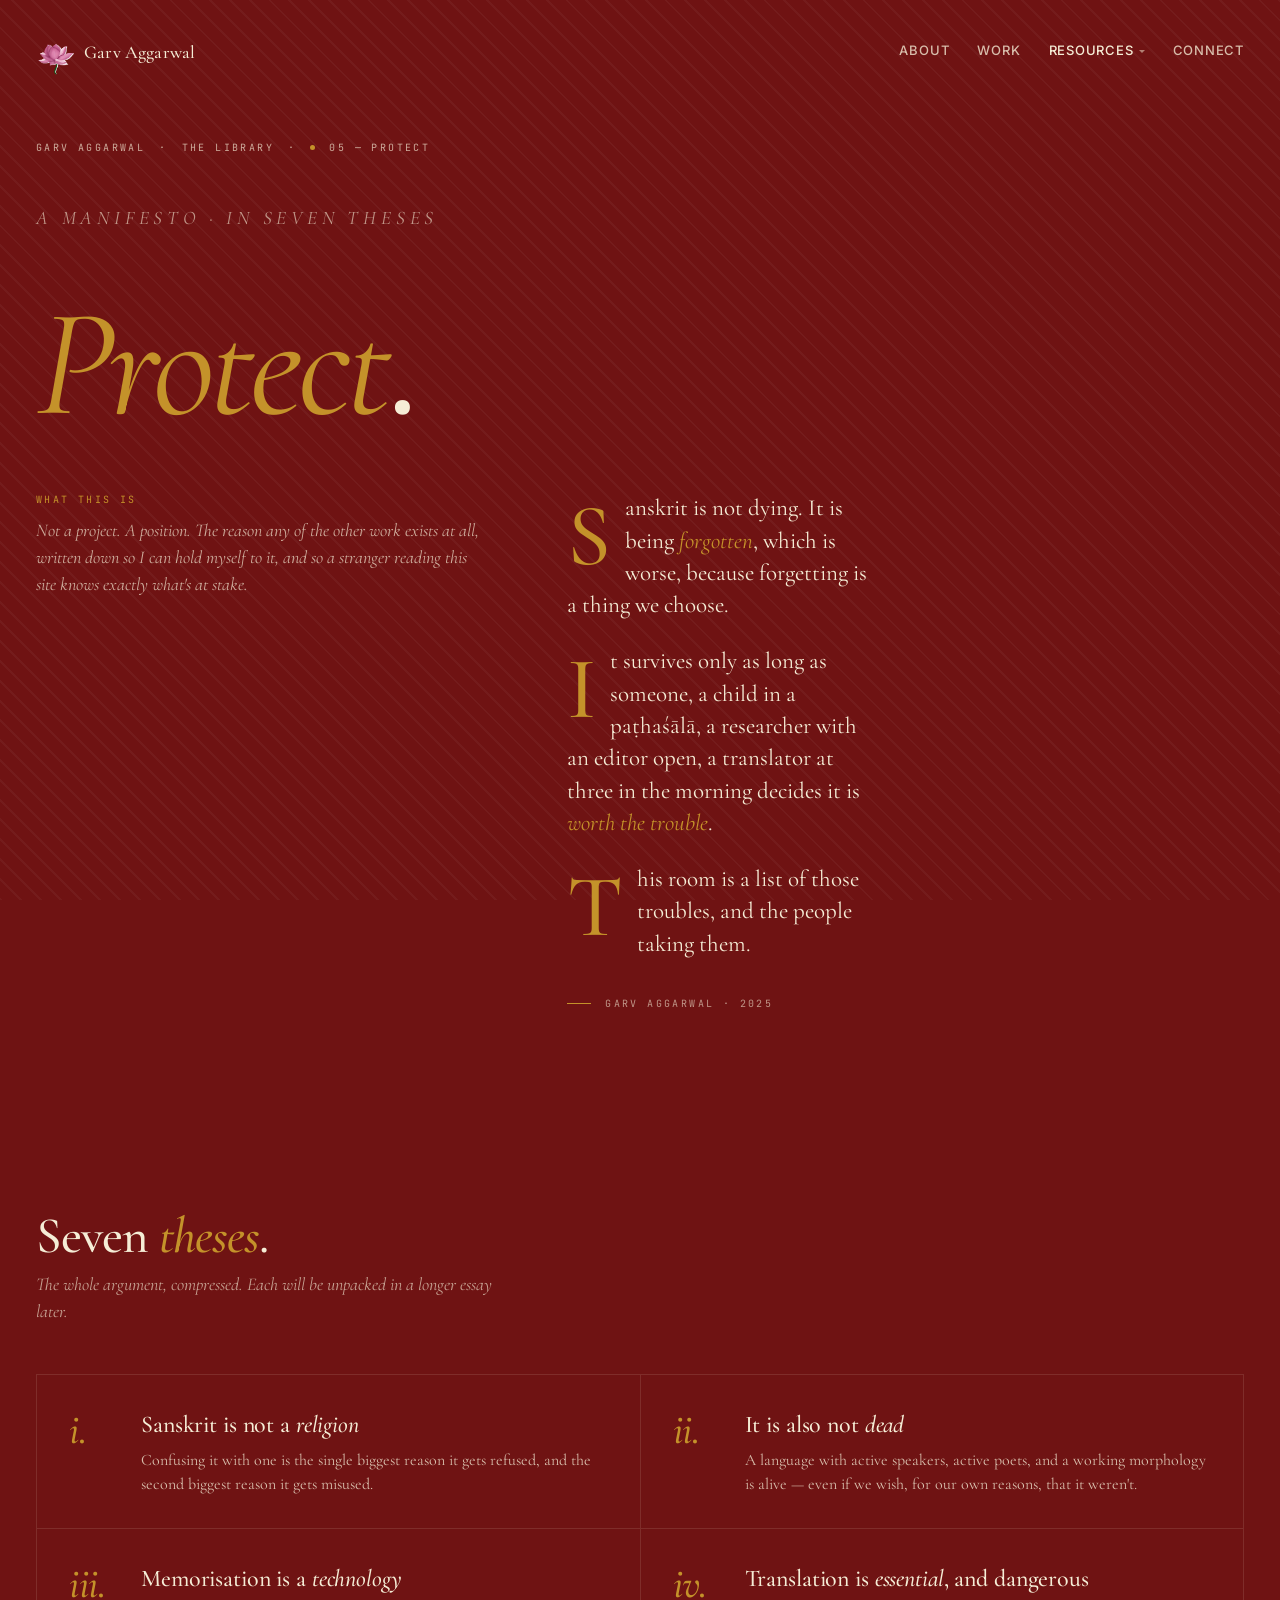
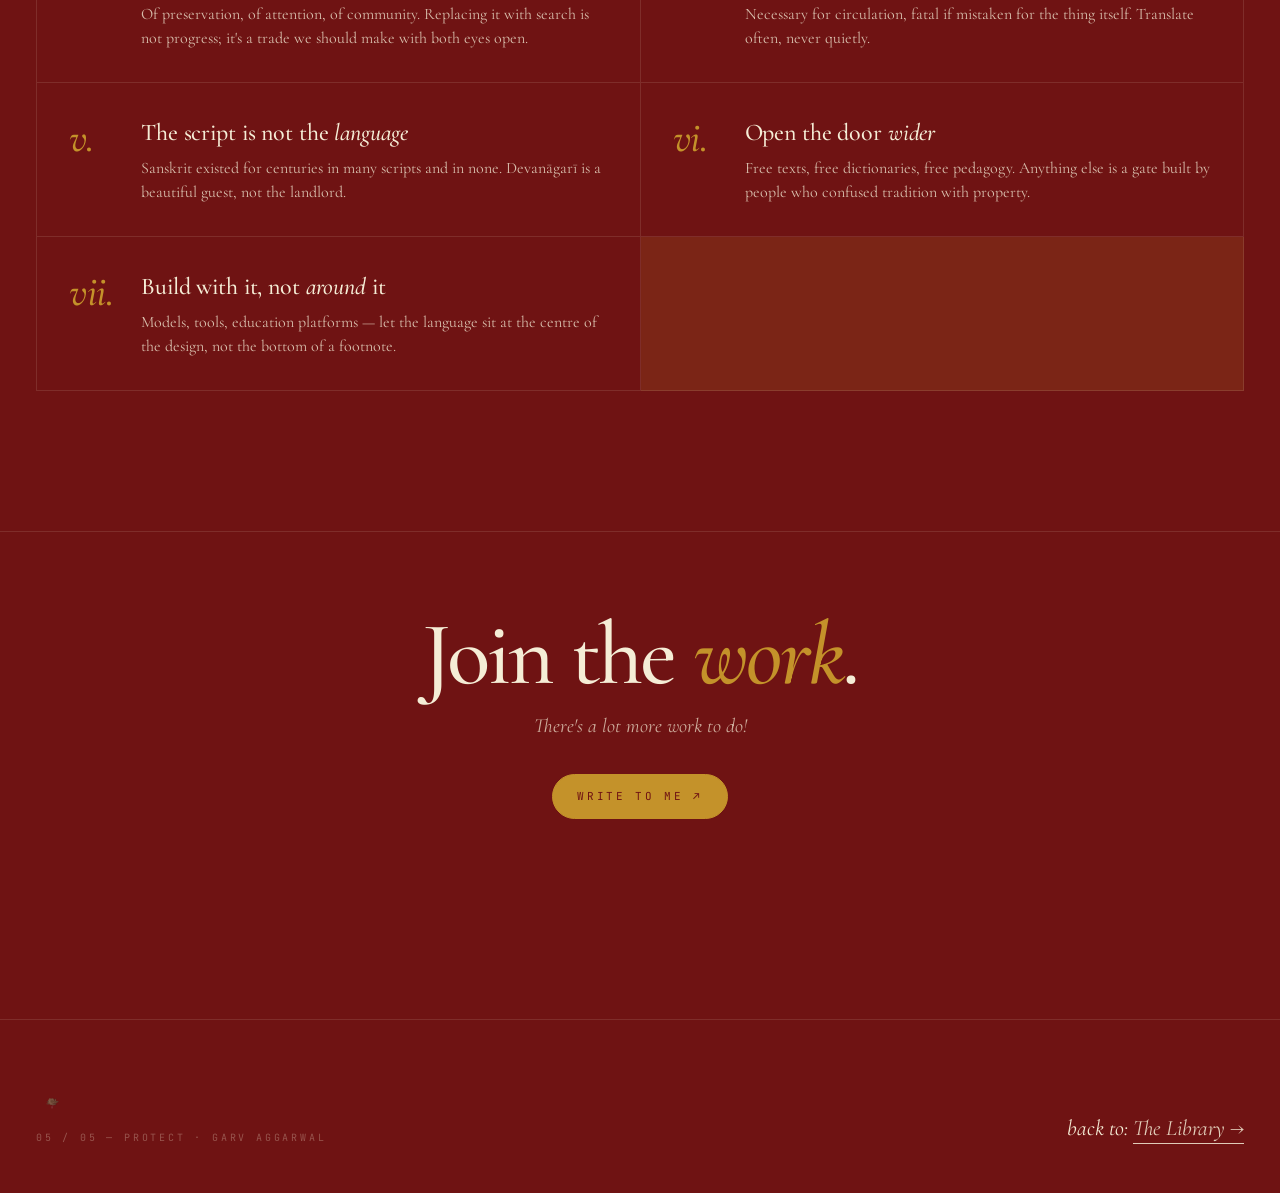
<file: pages/library-protect.html>
<!doctype html>
<html lang="en">
<head>
<meta charset="utf-8" />
<meta name="viewport" content="width=device-width,initial-scale=1" />
<title>Protect — Garv Aggarwal</title>
<link rel="stylesheet" href="../shared.css" />
<style>
  body[data-page="protect"]{
    background: #6f1313;
    color: #F5EDD6;
    --page-bg: #6f1313;
    --page-fg: #F5EDD6;
    --accent: var(--gold);
    --accent-soft: rgba(196,146,42,.14);
    --rule: rgba(245,237,214,.12);
  }
  body[data-page="protect"]::before{
    background-image:
      repeating-linear-gradient(45deg, rgba(255,255,255,.04) 0 2px, transparent 2px 14px);
    mix-blend-mode:normal; opacity:1;
    background-size:auto;
  }

  body[data-page="protect"] .nav .brand,
  body[data-page="protect"] .nav .links a{ color: #F5EDD6; }
  body[data-page="protect"] .nav.is-scrolled{
    background: rgba(74,12,12,.78);
    border-bottom-color: rgba(245,237,214,.08);
  }

  body[data-page="protect"] .nav .links .nav-dropdown a{ color: var(--ink); }
  body[data-page="protect"] .nav .links .nav-dropdown a:hover{ color: var(--accent); }

  /* ===== manifesto hero ===== */
  .manifesto{
    padding:140px 36px 80px;
    max-width:1280px; margin:0 auto;
    position:relative; z-index:2;
  }
  .manifesto .crumb{
    display:flex; align-items:center; gap:14px;
    font-family:'JetBrains Mono', monospace; font-size:10px;
    letter-spacing:.24em; text-transform:uppercase;
    color: rgba(245,237,214,.7);
    margin-bottom:48px;
  }
  .manifesto .crumb a{ color:inherit; text-decoration:none; }
  .manifesto .crumb a:hover{ color: var(--accent); }
  .manifesto .crumb .dot{ width:5px; height:5px; border-radius:50%; background: var(--accent); }
  .manifesto h1{
    font-family:'Cormorant Garamond', serif; font-weight:500;
    font-size:clamp(72px, 12vw, 220px);
    line-height:.88; letter-spacing:-.03em;
    margin-bottom:14px;
  }
  .manifesto h1 em{ font-style:italic; color: var(--accent); font-weight:400; }

  .manifesto .roman{
    font-family:'Cormorant Garamond', serif; font-style:italic;
    font-size:clamp(18px, 1.5vw, 22px);
    letter-spacing:.25em; text-transform:uppercase;
    color: rgba(245,237,214,.6);
    margin-bottom:64px;
  }

  .m-body{
    display:grid; grid-template-columns: 1fr 1.5fr;
    gap:80px;
    margin-top:60px;
  }
  .m-body .left{
    font-family:'Cormorant Garamond', serif; font-style:italic;
    font-size:18px; line-height:1.5;
    color: rgba(245,237,214,.7);
  }
  .m-body .left strong{
    font-family:'JetBrains Mono', monospace; font-style:normal;
    font-size:10px; letter-spacing:.24em; text-transform:uppercase;
    display:block; margin-bottom:10px; color: var(--accent);
    font-weight:400;
  }
  .m-body .right p{
    font-family:'Cormorant Garamond', serif;
    font-size:clamp(22px, 1.8vw, 30px);
    line-height:1.4;
    margin-bottom:24px;
    max-width: 28ch;
  }
  .m-body .right p em{ font-style:italic; color: var(--accent); }
  .m-body .right p:first-letter{
    font-family:'Cormorant Garamond', serif; font-weight:500;
    float:left; font-size:88px; line-height:.78;
    margin: 10px 14px 0 0; color: var(--accent);
  }
  .m-body .right .sig{
    margin-top:36px;
    display:flex; align-items:center; gap:14px;
    font-family:'JetBrains Mono', monospace; font-size:10px;
    letter-spacing:.24em; text-transform:uppercase;
    color: rgba(245,237,214,.6);
  }
  .m-body .right .sig::before{
    content:""; width:24px; height:1px; background: var(--accent);
  }

  /* ===== seven theses (the gist) ===== */
  .theses{
    max-width:1280px; margin:120px auto 0;
    padding:0 36px;
    position:relative; z-index:2;
  }
  .theses h2{
    font-family:'Cormorant Garamond', serif; font-weight:500;
    font-size:clamp(40px, 4vw, 60px); line-height:1;
    letter-spacing:-.02em; margin-bottom:8px;
  }
  .theses h2 em{ font-style:italic; color: var(--accent); }
  .theses > p{
    font-family:'Cormorant Garamond', serif; font-style:italic;
    font-size:18px; color: rgba(245,237,214,.65);
    max-width:60ch; margin-bottom:48px;
  }
  .thesis-grid{
    display:grid;
    grid-template-columns: repeat(2, 1fr);
    gap:0;
    border-top:1px solid var(--rule);
    border-left:1px solid var(--rule);
  }
  .thesis{
    padding:36px 32px 32px;
    border-right:1px solid var(--rule);
    border-bottom:1px solid var(--rule);
    display:flex; gap:24px; align-items:flex-start;
  }
  .thesis .n{
    font-family:'Cormorant Garamond', serif; font-style:italic;
    font-weight:500; font-size:42px; line-height:.9;
    color: var(--accent); letter-spacing:-.01em;
    flex-shrink:0; min-width:48px;
  }
  .thesis h3{
    font-family:'Cormorant Garamond', serif; font-weight:500;
    font-size:24px; line-height:1.2;
    letter-spacing:-.005em;
    margin-bottom:8px;
  }
  .thesis h3 em{ font-style:italic; }
  .thesis p{
    font-family:'Cormorant Garamond', serif;
    font-size:16px; line-height:1.5;
    color: rgba(245,237,214,.78);
  }

  /* ===== campaign items / writings ===== */
  .items{
    max-width:1280px; margin:120px auto 0;
    padding:0 36px;
    position:relative; z-index:2;
  }
  .items-head{
    display:flex; align-items:baseline; gap:18px;
    margin-bottom:36px;
  }
  .items-head h2{
    font-family:'Cormorant Garamond', serif; font-weight:500;
    font-size:clamp(40px, 4vw, 60px); line-height:1;
    letter-spacing:-.02em;
  }
  .items-head h2 em{ font-style:italic; color: var(--accent); }
  .items-head .rule{ flex:1; height:1px; background: currentColor; opacity:.18; }
  .items-head .count{
    font-family:'JetBrains Mono', monospace; font-size:10px;
    letter-spacing:.24em; text-transform:uppercase;
    color: rgba(245,237,214,.55);
  }

  .item{
    display:grid;
    grid-template-columns: 80px 1fr 160px 40px;
    gap:24px; align-items:baseline;
    padding:22px 0;
    border-bottom:1px solid var(--rule);
    text-decoration:none; color:inherit;
    transition: padding .2s ease, background .2s ease;
  }
  .item:first-child{ border-top:1px solid var(--rule); }
  .item:hover{ padding-left:8px; background: rgba(245,237,214,.04); }
  .item:hover .arr{ color: var(--accent); opacity:1; }
  .item .when{
    font-family:'JetBrains Mono', monospace; font-size:10px;
    letter-spacing:.18em; opacity:.6;
  }
  .item .body{
    font-family:'Cormorant Garamond', serif;
  }
  .item .body .ttl{
    font-size:24px; line-height:1.2; letter-spacing:-.005em;
  }
  .item .body .ttl em{ font-style:italic; }
  .item .body .sub{
    font-family:'Cormorant Garamond', serif; font-style:italic;
    font-size:15px; color: rgba(245,237,214,.65);
    margin-top:4px;
  }
  .item .kind{
    font-family:'JetBrains Mono', monospace; font-size:9px;
    letter-spacing:.22em; text-transform:uppercase;
    color: var(--accent); opacity:.85;
    text-align:right;
  }
  .item .arr{
    font-family:'Cormorant Garamond', serif; font-style:italic;
    font-size:24px; opacity:.5; text-align:right;
  }

  /* ===== call to action ===== */
  .cta{
    max-width:1280px; margin:140px auto 0;
    padding:80px 36px;
    border-top:1px solid var(--rule);
    text-align:center;
    position:relative; z-index:2;
  }
  .cta h2{
    font-family:'Cormorant Garamond', serif; font-weight:500;
    font-size:clamp(56px, 7vw, 120px);
    line-height:.95; letter-spacing:-.03em;
    margin-bottom:14px;
  }
  .cta h2 em{ font-style:italic; color: var(--accent); }
  .cta p{
    font-family:'Cormorant Garamond', serif; font-style:italic;
    font-size:20px; color: rgba(245,237,214,.7);
    max-width:48ch; margin: 0 auto 32px;
  }
  .cta .row{
    display:flex; gap:16px; justify-content:center; flex-wrap:wrap;
  }
  .cta a{
    font-family:'JetBrains Mono', monospace; font-size:11px;
    letter-spacing:.24em; text-transform:uppercase;
    padding:13px 24px;
    color:inherit; text-decoration:none;
    border:1px solid currentColor; border-radius:99px;
    transition: all .2s;
  }
  .cta a:hover{ background: var(--accent); color: #6f1313; border-color: var(--accent); }
  .cta a.primary{ background: var(--accent); color: #6f1313; border-color: var(--accent); }
  .cta a.primary:hover{ background: transparent; color: var(--accent); }

  body[data-page="protect"] .foot{
    border-top-color: var(--rule);
  }
  body[data-page="protect"] .foot .meta{ color: rgba(245,237,214,.55); }
  body[data-page="protect"] .foot .colophon{ filter: invert(.9) sepia(.4) hue-rotate(-20deg); opacity:.5; }
  body[data-page="protect"] .foot .next a:hover{ color: var(--accent); border-color: var(--accent); }

  @media (max-width:880px){
    .manifesto{ padding:120px 22px 60px; }
    .m-body{ grid-template-columns:1fr; gap:32px; margin-top:32px; }
    .theses, .items, .cta{ padding:0 22px; margin-top:80px; }
    .cta{ padding:60px 22px; }
    .thesis-grid{ grid-template-columns:1fr; }
    .item{ grid-template-columns:1fr; gap:6px; }
    .item .when, .item .kind, .item .arr{ display:none; }
  }
</style>
</head>
<body data-page="protect">

<div id="nav-mount" data-nav-root="../" data-nav-pages="" data-nav-current="resources"></div>
<script src="../nav-loader.js"></script>

<main>

  <!-- ===== manifesto ===== -->
  <section class="manifesto">
    <div class="crumb">
      <a href="../index.html">Garv Aggarwal</a>
      <span>·</span>
      <a href="../index.html#resources">The Library</a>
      <span>·</span>
      <span class="dot"></span>
      <span>05 — Protect</span>
    </div>

    <div class="roman">a manifesto · in seven theses</div>
    <h1><em>Protect</em>.</h1>

    <div class="m-body">
      <div class="left">
        <strong>What this is</strong>
        Not a project. A position. The reason any of the other work exists at all, written down so I can hold myself to it, and so a stranger reading this site knows exactly what's at stake.
      </div>
      <div class="right">
        <p>Sanskrit is not dying. It is being <em>forgotten</em>, which is worse, because forgetting is a thing we choose.</p>
        <p>It survives only as long as someone, a child in a paṭhaśālā, a researcher with an editor open, a translator at three in the morning decides it is <em>worth the trouble</em>.</p>
        <p>This room is a list of those troubles, and the people taking them.</p>
        <div class="sig">Garv Aggarwal · 2025</div>
      </div>
    </div>
  </section>

  <!-- ===== theses ===== -->
  <section class="theses">
    <h2>Seven <em>theses</em>.</h2>
    <p>The whole argument, compressed. Each will be unpacked in a longer essay later.</p>

    <div class="thesis-grid">
      <div class="thesis">
        <span class="n">i.</span>
        <div>
          <h3>Sanskrit is not a <em>religion</em></h3>
          <p>Confusing it with one is the single biggest reason it gets refused, and the second biggest reason it gets misused.</p>
        </div>
      </div>

      <div class="thesis">
        <span class="n">ii.</span>
        <div>
          <h3>It is also not <em>dead</em></h3>
          <p>A language with active speakers, active poets, and a working morphology is alive — even if we wish, for our own reasons, that it weren't.</p>
        </div>
      </div>

      <div class="thesis">
        <span class="n">iii.</span>
        <div>
          <h3>Memorisation is a <em>technology</em></h3>
          <p>Of preservation, of attention, of community. Replacing it with search is not progress; it's a trade we should make with both eyes open.</p>
        </div>
      </div>

      <div class="thesis">
        <span class="n">iv.</span>
        <div>
          <h3>Translation is <em>essential</em>, and dangerous</h3>
          <p>Necessary for circulation, fatal if mistaken for the thing itself. Translate often, never quietly.</p>
        </div>
      </div>

      <div class="thesis">
        <span class="n">v.</span>
        <div>
          <h3>The script is not the <em>language</em></h3>
          <p>Sanskrit existed for centuries in many scripts and in none. Devanāgarī is a beautiful guest, not the landlord.</p>
        </div>
      </div>

      <div class="thesis">
        <span class="n">vi.</span>
        <div>
          <h3>Open the door <em>wider</em></h3>
          <p>Free texts, free dictionaries, free pedagogy. Anything else is a gate built by people who confused tradition with property.</p>
        </div>
      </div>

      <div class="thesis">
        <span class="n">vii.</span>
        <div>
          <h3>Build with it, not <em>around</em> it</h3>
          <p>Models, tools, education platforms — let the language sit at the centre of the design, not the bottom of a footnote.</p>
        </div>
      </div>

      <div class="thesis" style="background: var(--accent-soft);">
        <!-- <span class="n" style="color: var(--accent);">·</span> -->
        <!-- <div>
          <h3>Read the long version</h3>
          <p>The full essay — about 4,200 words — is in the writings list below.</p>
        </div> -->
      </div>
    </div>
  </section>

  <!-- ===== writings & initiatives ===== -->
  <!-- <section class="items">
    <div class="items-head">
      <h2>Writings &amp; <em>initiatives</em></h2>
      <div class="rule"></div>
      <span class="count">8 items</span>
    </div>

    <a class="item" href="#">
      <span class="when">2025 · 10</span>
      <div class="body">
        <div class="ttl">The full manifesto, <em>unabridged</em></div>
        <div class="sub">All seven theses, expanded · 4,200 words</div>
      </div>
      <span class="kind">Essay · long</span>
      <span class="arr">→</span>
    </a>

    <a class="item" href="#">
      <span class="when">2025 · 08</span>
      <div class="body">
        <div class="ttl">Open the door <em>wider</em> — on free Sanskrit resources</div>
        <div class="sub">A practical argument for open licensing of texts</div>
      </div>
      <span class="kind">Essay</span>
      <span class="arr">→</span>
    </a>

    <a class="item" href="#">
      <span class="when">2025 · 06</span>
      <div class="body">
        <div class="ttl">Why <em>Sanskrit</em> belongs in CS curricula</div>
        <div class="sub">A note for university administrators</div>
      </div>
      <span class="kind">Open letter</span>
      <span class="arr">→</span>
    </a>

    <a class="item" href="#">
      <span class="when">2025 · 05</span>
      <div class="body">
        <div class="ttl">The <em>open-corpus</em> initiative</div>
        <div class="sub">A volunteer project to make 50K verses freely tagged and searchable</div>
      </div>
      <span class="kind">Initiative</span>
      <span class="arr">→</span>
    </a>

    <a class="item" href="#">
      <span class="when">2025 · 03</span>
      <div class="body">
        <div class="ttl">Against the <em>museum</em> view of Sanskrit</div>
        <div class="sub">On why preservation must mean use, not display</div>
      </div>
      <span class="kind">Essay</span>
      <span class="arr">→</span>
    </a>

    <a class="item" href="#">
      <span class="when">2024 · 11</span>
      <div class="body">
        <div class="ttl">Pay what you can — the <em>teaching pledge</em></div>
        <div class="sub">A commitment that 50% of my teaching seats remain free or scaled</div>
      </div>
      <span class="kind">Pledge</span>
      <span class="arr">→</span>
    </a>

    <a class="item" href="#">
      <span class="when">2024 · 09</span>
      <div class="body">
        <div class="ttl">On the politics of <em>correct</em></div>
        <div class="sub">Pronunciation, gatekeeping, and the violence of the perfect</div>
      </div>
      <span class="kind">Essay</span>
      <span class="arr">→</span>
    </a>

    <a class="item" href="#">
      <span class="when">2024 · 04</span>
      <div class="body">
        <div class="ttl">A short letter to <em>language departments</em></div>
        <div class="sub">On hiring poets, not just philologists</div>
      </div>
      <span class="kind">Open letter</span>
      <span class="arr">→</span>
    </a>
  </section> -->

  <!-- ===== cta ===== -->
  <section class="cta">
    <h2>Join the <em>work</em>.</h2>
    <p>There's a lot more work to do!</p>
    <!-- <p>Read it, share it, argue with it — and if any of it makes sense, write to me. There's room for more hands.</p> -->
    <div class="row">
      <a class="primary" href="mailto:aggarwalgarv.4@gmail.com">Write to me ↗</a>
      <!-- <a href="#">Read the manifesto in full ↗</a> -->
    </div>
  </section>
</main>

<footer class="foot">
  <div class="foot-inner">
    <div>
      <div class="colophon" aria-hidden="true"></div>
      <div class="meta">05 / 05 — Protect · Garv Aggarwal</div>
    </div>
    <div class="next">back to: <a href="../index.html#resources">The Library →</a></div>
  </div>
</footer>

</body>
</html>
</file>
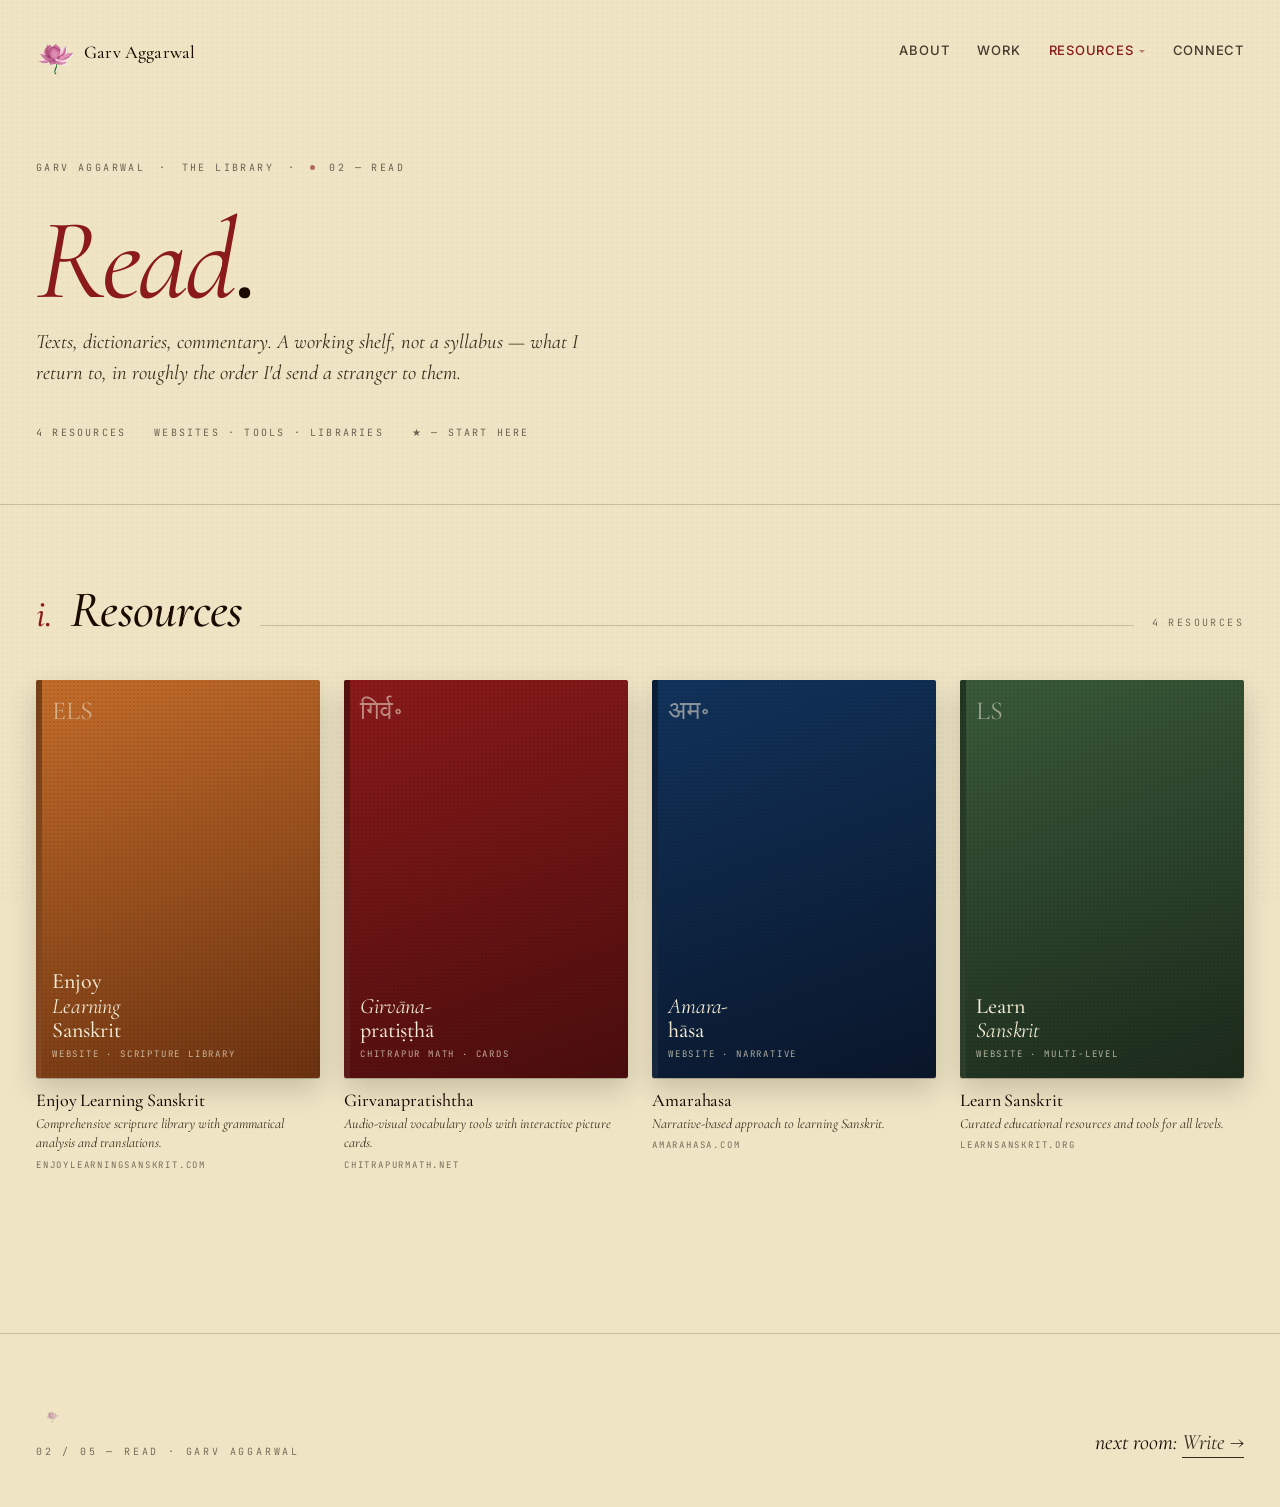
<file: pages/library-read.html>
<!doctype html>
<html lang="en">
<head>
<meta charset="utf-8" />
<meta name="viewport" content="width=device-width,initial-scale=1" />
<title>Read — Garv Aggarwal</title>
<link rel="stylesheet" href="../shared.css" />
<style>
  body[data-page="read"]{
    --accent: var(--red);
    --accent-soft: rgba(139,26,26,.10);
    background: #EFE5C5;
    --page-bg: #EFE5C5;
  }

  /* manuscript-edge hero */
  .lib-hero{
    padding:160px 36px 64px;
    position:relative; z-index:2;
    max-width:1280px; margin:0 auto;
    border-bottom:1px solid var(--rule);
  }
  .lib-hero .crumb{
    display:flex; align-items:center; gap:14px;
    font-family:'JetBrains Mono', monospace; font-size:10px;
    letter-spacing:.24em; text-transform:uppercase; opacity:.6;
    margin-bottom:32px;
  }
  .lib-hero .crumb a{ color:inherit; text-decoration:none; }
  .lib-hero .crumb .dot{ width:5px; height:5px; border-radius:50%; background:var(--accent); }
  .lib-hero h1{
    font-family:'Cormorant Garamond', serif; font-weight:500;
    font-size:clamp(64px, 9vw, 156px);
    line-height:.92; letter-spacing:-.025em;
  }
  .lib-hero h1 em{ font-style:italic; color: var(--accent); font-weight:400; }
  .lib-hero .lede{
    font-family:'Cormorant Garamond', serif; font-style:italic;
    font-size:clamp(20px, 1.6vw, 26px);
    line-height:1.5; max-width:62ch; color: var(--ink-soft);
    margin-top:14px;
  }
  .lib-hero .meta{
    display:flex; gap:28px; flex-wrap:wrap;
    margin-top:36px;
    font-family:'JetBrains Mono', monospace; font-size:10px;
    letter-spacing:.22em; text-transform:uppercase; opacity:.6;
  }

  /* shelf section */
  .shelf{
    max-width:1280px; margin:0 auto;
    padding:80px 36px 40px;
    position:relative; z-index:2;
  }
  .shelf-head{
    display:flex; align-items:baseline; gap:18px;
    margin-bottom:36px;
  }
  .shelf-head .id{
    font-family:'Cormorant Garamond', serif; font-style:italic;
    font-weight:500; font-size:38px; color: var(--accent); letter-spacing:-.01em;
  }
  .shelf-head h2{
    font-family:'Cormorant Garamond', serif; font-weight:500;
    font-size:clamp(36px, 4vw, 56px); line-height:.95; letter-spacing:-.015em;
  }
  .shelf-head h2 em{ font-style:italic; }
  .shelf-head .count{
    font-family:'JetBrains Mono', monospace; font-size:10px;
    letter-spacing:.24em; text-transform:uppercase; opacity:.55;
    margin-left:auto;
  }
  .shelf-head .rule{ flex:1; height:1px; background: currentColor; opacity:.18; }

  .row-books{
    display:grid;
    grid-template-columns: repeat(4, 1fr);
    gap:32px 24px;
  }
  .book{
    display:flex; flex-direction:column; gap:12px;
    text-decoration:none; color:inherit;
    transition: transform .2s ease;
  }
  .book:hover{ transform: translateY(-3px); }
  .book .cover{
    aspect-ratio: 3 / 4.2;
    position:relative; overflow:hidden;
    border-radius:2px;
    box-shadow: 0 12px 28px rgba(26,10,0,.18), 0 1px 0 rgba(0,0,0,.2);
    display:flex; flex-direction:column; justify-content:space-between;
    padding:18px 16px 16px;
    color:#F5EDD6;
  }
  /* spine highlight */
  .book .cover::before{
    content:""; position:absolute; left:0; top:0; bottom:0; width:6px;
    background: linear-gradient(180deg, rgba(0,0,0,.4), rgba(255,255,255,.05));
  }
  /* grain */
  .book .cover::after{
    content:""; position:absolute; inset:0;
    background-image: radial-gradient(rgba(0,0,0,.18) 1px, transparent 1.2px);
    background-size:4px 4px; opacity:.5; mix-blend-mode:multiply;
    pointer-events:none;
  }
  .book .cover .dev{
    font-family:'Cormorant Garamond', serif;
    font-size:26px; line-height:1; opacity:.55;
  }
  .book .cover .ttl{
    font-family:'Cormorant Garamond', serif; font-weight:500;
    font-size:22px; line-height:1.1; letter-spacing:-.005em;
  }
  .book .cover .ttl em{ font-style:italic; font-weight:400; }
  .book .cover .by{
    font-family:'JetBrains Mono', monospace; font-size:9px;
    letter-spacing:.2em; text-transform:uppercase; opacity:.7;
    margin-top:6px;
  }
  .book .info .label{
    font-family:'Cormorant Garamond', serif; font-weight:500;
    font-size:18px; line-height:1.2; letter-spacing:-.005em;
  }
  .book .info .label em{ font-style:italic; }
  .book .info .note{
    font-family:'Cormorant Garamond', serif; font-style:italic;
    font-size:14px; color: var(--ink-soft); line-height:1.4;
    margin-top:2px;
  }
  .book .info .where{
    font-family:'JetBrains Mono', monospace; font-size:9px;
    letter-spacing:.2em; text-transform:uppercase; opacity:.55;
    margin-top:6px;
  }

  /* cover palettes */
  .cover.c-red    { background: linear-gradient(160deg, #8B1A1A, #4a0d0d); }
  .cover.c-ink    { background: linear-gradient(160deg, #1A0A00, #2a1810); }
  .cover.c-saffron{ background: linear-gradient(160deg, #c46d2a, #6b3210); color:#F5EDD6; }
  .cover.c-gold   { background: linear-gradient(160deg, #C4922A, #6e4d12); color:#1A0A00; }
  .cover.c-night  { background: linear-gradient(160deg, #11335c, #0a162a); }
  .cover.c-cream  { background: linear-gradient(160deg, #f0e3bf, #c8b683); color:#1A0A00; }
  .cover.c-moss   { background: linear-gradient(160deg, #3a5a3a, #1c2a1c); }
  .cover.c-rose   { background: linear-gradient(160deg, #aa3a4a, #5a1a26); }

  @media (max-width:980px){
    .lib-hero{ padding:120px 22px 48px; }
    .shelf{ padding:60px 22px 20px; }
    .row-books{ grid-template-columns: repeat(2, 1fr); gap:24px 16px; }
  }
</style>
</head>
<body data-page="read">

<div id="nav-mount" data-nav-root="../" data-nav-pages="" data-nav-current="resources"></div>
<script src="../nav-loader.js"></script>

<main>
  <section class="lib-hero">
    <div class="crumb">
      <a href="../index.html">Garv Aggarwal</a>
      <span>·</span>
      <a href="../index.html#resources">The Library</a>
      <span>·</span>
      <span class="dot"></span>
      <span>02 — Read</span>
    </div>
    <h1><em>Read</em>.</h1>
    <p class="lede">Texts, dictionaries, commentary. A working shelf, not a syllabus — what I return to, in roughly the order I'd send a stranger to them.</p>
    <div class="meta">
      <span>4 resources</span>
      <span>Websites · Tools · Libraries</span>
      <span>★ — start here</span>
    </div>
  </section>

  <!-- BOOKS SECTION — to be restored later with real data -->
  <!--
  <section class="shelf">
    <div class="shelf-head">
      <span class="id">i.</span>
      <h2><em>Vyākaraṇa</em> — grammar</h2>
      <div class="rule"></div>
      <span class="count">8 titles</span>
    </div>
    <div class="row-books">

      <a class="book" href="#">
        <div class="cover c-red">
          <span class="dev">अष्टा॰</span>
          <div>
            <div class="ttl">Aṣṭā-<br/><em>dhyāyī</em></div>
            <div class="by">Pāṇini · c. 4th BCE</div>
          </div>
        </div>
        <div class="info">
          <div class="label">Aṣṭādhyāyī <em>★</em></div>
          <div class="note">The compressed, terrifying root.</div>
          <div class="where">Sharma · 6 vols</div>
        </div>
      </a>

      <a class="book" href="#">
        <div class="cover c-ink">
          <span class="dev">महा॰</span>
          <div>
            <div class="ttl">Mahā-<br/><em>bhāṣya</em></div>
            <div class="by">Patañjali · c. 2nd BCE</div>
          </div>
        </div>
        <div class="info">
          <div class="label">Mahābhāṣya</div>
          <div class="note">Patañjali in conversation with himself.</div>
          <div class="where">MLBD reprint</div>
        </div>
      </a>

      <a class="book" href="#">
        <div class="cover c-saffron">
          <span class="dev">सि॰कौ॰</span>
          <div>
            <div class="ttl"><em>Siddhānta</em><br/>Kaumudī</div>
            <div class="by">Bhaṭṭojī Dīkṣita</div>
          </div>
        </div>
        <div class="info">
          <div class="label">Siddhāntakaumudī <em>★</em></div>
          <div class="note">The Aṣṭādhyāyī, rearranged for humans.</div>
          <div class="where">Vasu · 2 vols</div>
        </div>
      </a>

      <a class="book" href="#">
        <div class="cover c-cream">
          <span class="dev">लघु॰</span>
          <div>
            <div class="ttl"><em>Laghu</em><br/>Siddhānta-<br/>kaumudī</div>
            <div class="by">Varadarāja</div>
          </div>
        </div>
        <div class="info">
          <div class="label">Laghu Siddhāntakaumudī</div>
          <div class="note">A short version that isn't short.</div>
          <div class="where">Ballantyne ed.</div>
        </div>
      </a>

    </div>
  </section>

  <section class="shelf">
    <div class="shelf-head">
      <span class="id">ii.</span>
      <h2><em>Kāvya</em> — poetry &amp; drama</h2>
      <div class="rule"></div>
      <span class="count">12 titles</span>
    </div>
    <div class="row-books">

      <a class="book" href="#">
        <div class="cover c-night">
          <span class="dev">मेघ॰</span>
          <div>
            <div class="ttl"><em>Megha-</em><br/>dūta</div>
            <div class="by">Kālidāsa</div>
          </div>
        </div>
        <div class="info">
          <div class="label">Meghadūta <em>★</em></div>
          <div class="note">The whole language in 111 verses.</div>
          <div class="where">Mallinātha comm.</div>
        </div>
      </a>

      <a class="book" href="#">
        <div class="cover c-rose">
          <span class="dev">शाकु॰</span>
          <div>
            <div class="ttl">Abhi-<br/>jñāna<em>śākuntalam</em></div>
            <div class="by">Kālidāsa</div>
          </div>
        </div>
        <div class="info">
          <div class="label">Śākuntalam</div>
          <div class="note">Read the third act aloud, twice.</div>
          <div class="where">Cappeller ed.</div>
        </div>
      </a>

      <a class="book" href="#">
        <div class="cover c-moss">
          <span class="dev">रघु॰</span>
          <div>
            <div class="ttl"><em>Raghu-</em><br/>vaṁśa</div>
            <div class="by">Kālidāsa</div>
          </div>
        </div>
        <div class="info">
          <div class="label">Raghuvaṁśa</div>
          <div class="note">Genealogy as cinematography.</div>
          <div class="where">Goodall &amp; Isaacson</div>
        </div>
      </a>

      <a class="book" href="#">
        <div class="cover c-gold">
          <span class="dev">गीत॰</span>
          <div>
            <div class="ttl"><em>Gīta-</em><br/>govinda</div>
            <div class="by">Jayadeva · 12th c.</div>
          </div>
        </div>
        <div class="info">
          <div class="label">Gītagovinda</div>
          <div class="note">Sound first. Sense, eventually.</div>
          <div class="where">Miller trans.</div>
        </div>
      </a>

    </div>
  </section>

  <section class="shelf">
    <div class="shelf-head">
      <span class="id">iii.</span>
      <h2><em>Veda</em> &amp; reference</h2>
      <div class="rule"></div>
      <span class="count">12 titles</span>
    </div>
    <div class="row-books">

      <a class="book" href="#">
        <div class="cover c-ink">
          <span class="dev">ऋग्॰</span>
          <div>
            <div class="ttl"><em>Ṛg-</em><br/>veda</div>
            <div class="by">trad. unknown · early</div>
          </div>
        </div>
        <div class="info">
          <div class="label">Ṛgveda <em>★</em></div>
          <div class="note">The deep end. Begin with maṇḍala 10.</div>
          <div class="where">Jamison &amp; Brereton</div>
        </div>
      </a>

      <a class="book" href="#">
        <div class="cover c-saffron">
          <span class="dev">निरुक्त</span>
          <div>
            <div class="ttl"><em>Nirukta</em></div>
            <div class="by">Yāska</div>
          </div>
        </div>
        <div class="info">
          <div class="label">Nirukta</div>
          <div class="note">Etymology as a moral art.</div>
          <div class="where">Sarup ed.</div>
        </div>
      </a>

      <a class="book" href="#">
        <div class="cover c-cream">
          <span class="dev">मो॰वि॰</span>
          <div>
            <div class="ttl"><em>Monier-</em><br/>Williams</div>
            <div class="by">Oxford · 1899</div>
          </div>
        </div>
        <div class="info">
          <div class="label">A Sanskrit–English Dictionary <em>★</em></div>
          <div class="note">Imperfect, indispensable.</div>
          <div class="where">Cologne digital</div>
        </div>
      </a>

      <a class="book" href="#">
        <div class="cover c-moss">
          <span class="dev">आप्टे</span>
          <div>
            <div class="ttl"><em>Āpṭe's</em><br/>Practical</div>
            <div class="by">V. S. Apte · 1890</div>
          </div>
        </div>
        <div class="info">
          <div class="label">Practical Sanskrit–English</div>
          <div class="note">Idioms Monier-Williams missed.</div>
          <div class="where">3 vols · revised</div>
        </div>
      </a>

    </div>
  </section>
  -->
  <!-- END BOOKS SECTION -->

  <!-- ===== Resources ===== -->
  <section class="shelf">
    <div class="shelf-head">
      <span class="id">i.</span>
      <h2><em>Resources</em></h2>
      <div class="rule"></div>
      <span class="count">4 resources</span>
    </div>
    <div class="row-books">

      <a class="book" href="https://enjoylearningsanskrit.com/library/all-scriptures/" target="_blank" rel="noopener noreferrer">
        <div class="cover c-saffron">
          <span class="dev">ELS</span>
          <div>
            <div class="ttl">Enjoy<br/><em>Learning</em><br/>Sanskrit</div>
            <div class="by">Website · Scripture library</div>
          </div>
        </div>
        <div class="info">
          <div class="label">Enjoy Learning Sanskrit</div>
          <div class="note">Comprehensive scripture library with grammatical analysis and translations.</div>
          <div class="where">enjoylearningsanskrit.com</div>
        </div>
      </a>

      <a class="book" href="https://chitrapurmath.net/site/activities-girvanaprathistha-cards" target="_blank" rel="noopener noreferrer">
        <div class="cover c-red">
          <span class="dev">गिर्व॰</span>
          <div>
            <div class="ttl"><em>Girvāna-</em><br/>pratiṣṭhā</div>
            <div class="by">Chitrapur Math · Cards</div>
          </div>
        </div>
        <div class="info">
          <div class="label">Girvanapratishtha</div>
          <div class="note">Audio-visual vocabulary tools with interactive picture cards.</div>
          <div class="where">chitrapurmath.net</div>
        </div>
      </a>

      <a class="book" href="https://en.amarahasa.com/" target="_blank" rel="noopener noreferrer">
        <div class="cover c-night">
          <span class="dev">अम॰</span>
          <div>
            <div class="ttl"><em>Amara-</em><br/>hāsa</div>
            <div class="by">Website · Narrative</div>
          </div>
        </div>
        <div class="info">
          <div class="label">Amarahasa</div>
          <div class="note">Narrative-based approach to learning Sanskrit.</div>
          <div class="where">amarahasa.com</div>
        </div>
      </a>

      <a class="book" href="https://www.learnsanskrit.org/" target="_blank" rel="noopener noreferrer">
        <div class="cover c-moss">
          <span class="dev">LS</span>
          <div>
            <div class="ttl">Learn<br/><em>Sanskrit</em></div>
            <div class="by">Website · Multi-level</div>
          </div>
        </div>
        <div class="info">
          <div class="label">Learn Sanskrit</div>
          <div class="note">Curated educational resources and tools for all levels.</div>
          <div class="where">learnsanskrit.org</div>
        </div>
      </a>

    </div>
  </section>
</main>

<footer class="foot">
  <div class="foot-inner">
    <div>
      <div class="colophon" aria-hidden="true"></div>
      <div class="meta">02 / 05 — Read · Garv Aggarwal</div>
    </div>
    <div class="next">next room: <a href="library-write.html">Write →</a></div>
  </div>
</footer>

</body>
</html>
</file>
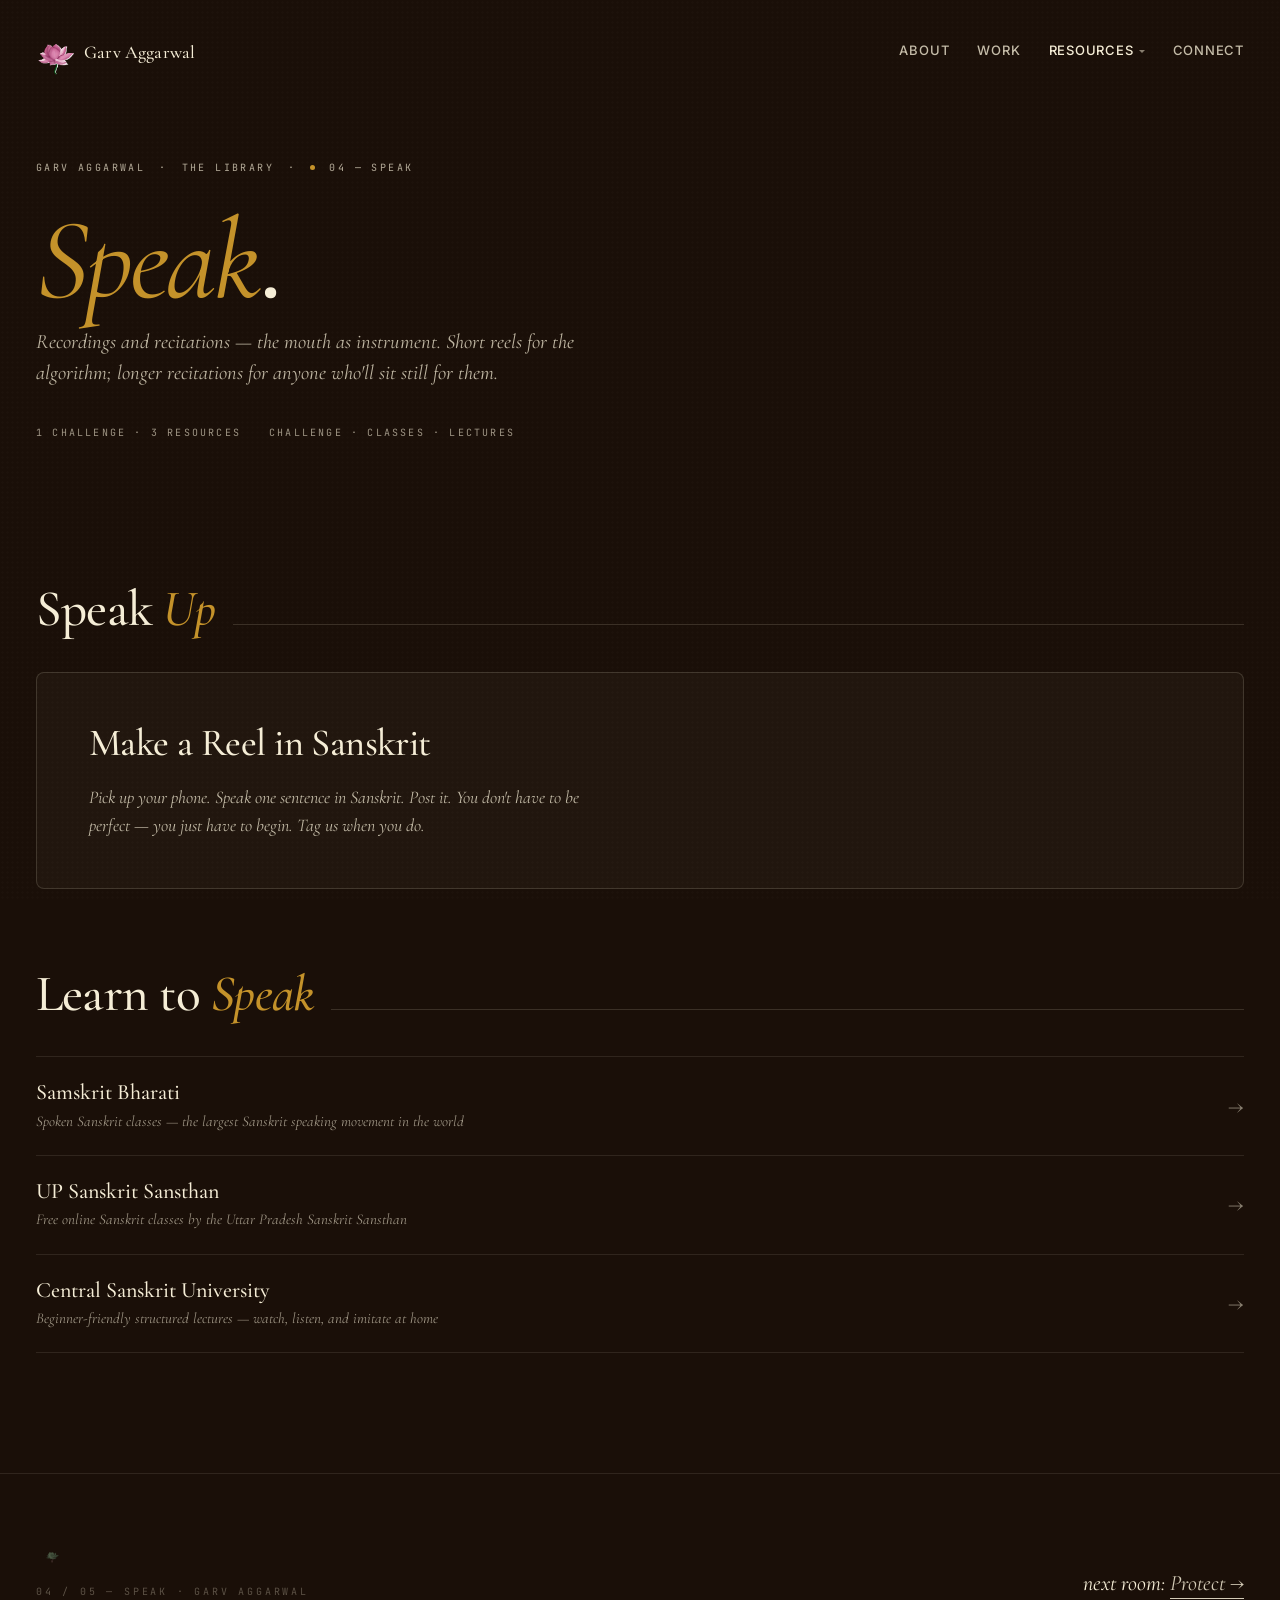
<file: pages/library-speak.html>
<!doctype html>
<html lang="en">
<head>
<meta charset="utf-8" />
<meta name="viewport" content="width=device-width,initial-scale=1" />
<title>Speak — Garv Aggarwal</title>
<link rel="stylesheet" href="../shared.css" />
<style>
  body[data-page="speak"]{
    background: #1A0F08;
    color: #F5EDD6;
    --page-bg: #1A0F08;
    --page-fg: #F5EDD6;
    --accent: var(--gold);
    --accent-soft: rgba(196,146,42,.12);
    --rule: rgba(245,237,214,.10);
  }
  body[data-page="speak"]::before{
    background-image: radial-gradient(rgba(255,255,255,.03) 1px, transparent 1.2px);
    mix-blend-mode:normal; opacity:.5;
  }
  body[data-page="speak"] .nav .brand,
  body[data-page="speak"] .nav .links a{ color: #F5EDD6; }
  body[data-page="speak"] .nav.is-scrolled{
    background: rgba(26,15,8,.78);
    border-bottom-color: rgba(245,237,214,.08);
  }

  body[data-page="speak"] .nav .links .nav-dropdown a{ color: var(--ink); }
  body[data-page="speak"] .nav .links .nav-dropdown a:hover{ color: var(--accent); }

  .lib-hero{
    padding:160px 36px 64px;
    max-width:1280px; margin:0 auto;
    position:relative; z-index:2;
  }
  .lib-hero .crumb{
    display:flex; align-items:center; gap:14px;
    font-family:'JetBrains Mono', monospace; font-size:10px;
    letter-spacing:.24em; text-transform:uppercase;
    color: rgba(245,237,214,.7);
    margin-bottom:32px;
  }
  .lib-hero .crumb a{ color:inherit; text-decoration:none; }
  .lib-hero .crumb a:hover{ color: var(--accent); }
  .lib-hero .crumb .dot{ width:5px; height:5px; border-radius:50%; background:var(--accent); }
  .lib-hero h1{
    font-family:'Cormorant Garamond', serif; font-weight:500;
    font-size:clamp(64px, 9vw, 156px);
    line-height:.92; letter-spacing:-.025em;
  }
  .lib-hero h1 em{ font-style:italic; color: var(--accent); font-weight:400; }
  .lib-hero .lede{
    font-family:'Cormorant Garamond', serif; font-style:italic;
    font-size:clamp(20px, 1.6vw, 26px);
    line-height:1.5; max-width:62ch;
    color: rgba(245,237,214,.75);
    margin-top:14px;
  }
  .lib-hero .meta{
    display:flex; gap:28px; flex-wrap:wrap;
    margin-top:36px;
    font-family:'JetBrains Mono', monospace; font-size:10px;
    letter-spacing:.22em; text-transform:uppercase;
    color: rgba(245,237,214,.6);
  }
  .lib-hero .meta a{
    color: var(--accent); text-decoration:none;
    border-bottom:1px solid currentColor; padding-bottom:1px;
  }

  /* reels grid */
  .reels{
    max-width:1280px; margin:0 auto;
    padding:40px 36px 40px;
    position:relative; z-index:2;
  }
  .reels-head{
    display:flex; align-items:baseline; gap:18px;
    margin-bottom:28px;
  }
  .reels-head h2{
    font-family:'Cormorant Garamond', serif; font-weight:500;
    font-size:clamp(36px, 4vw, 56px); line-height:1; letter-spacing:-.015em;
  }
  .reels-head h2 em{ font-style:italic; color: var(--accent); }
  .reels-head .rule{ flex:1; height:1px; background: currentColor; opacity:.15; }
  .reels-head .count{
    font-family:'JetBrains Mono', monospace; font-size:10px;
    letter-spacing:.24em; text-transform:uppercase;
    color: rgba(245,237,214,.55);
  }

  .reel-grid{
    display:grid;
    grid-template-columns: repeat(5, 1fr);
    gap:18px;
  }
  .reel{
    position:relative; overflow:hidden;
    aspect-ratio: 9 / 16;
    border-radius:6px;
    text-decoration:none; color: inherit;
    transition: transform .25s ease;
    background:#0c0805;
  }
  .reel:hover{ transform: translateY(-4px); }
  .reel:hover .reel-overlay{ opacity:1; }
  .reel:hover .play{ transform: translate(-50%,-50%) scale(1.06); }

  .reel .gfx{ position:absolute; inset:0; }
  .reel .gfx::before{
    content:""; position:absolute; inset:0;
    background-image: radial-gradient(rgba(255,255,255,.04) 1px, transparent 1.2px);
    background-size:4px 4px; mix-blend-mode:overlay;
  }
  .reel .gfx::after{
    content:""; position:absolute; inset:0;
    background: linear-gradient(180deg, rgba(0,0,0,0) 35%, rgba(0,0,0,.7) 100%);
  }
  .reel .devanagari{
    position:absolute; top:14px; left:14px; right:14px; z-index:2;
    font-family:'Cormorant Garamond', serif;
    font-size:18px; opacity:.7;
  }
  .reel .play{
    position:absolute; top:50%; left:50%;
    transform: translate(-50%,-50%);
    width:42px; height:42px; border-radius:50%;
    background: rgba(0,0,0,.45);
    border: 1px solid rgba(255,255,255,.4);
    display:grid; place-items:center;
    color:#fff; opacity:.85;
    transition: transform .25s ease;
    z-index:2;
  }
  .reel .play svg{ width:16px; height:16px; margin-left:2px; }
  .reel .info{
    position:absolute; left:14px; right:14px; bottom:14px;
    z-index:3; color:#fff;
  }
  .reel .info .ttl{
    font-family:'Cormorant Garamond', serif; font-weight:500;
    font-size:18px; line-height:1.15; letter-spacing:-.005em;
  }
  .reel .info .ttl em{ font-style:italic; }
  .reel .info .row{
    display:flex; gap:14px;
    margin-top:6px;
    font-family:'JetBrains Mono', monospace; font-size:9px;
    letter-spacing:.18em; text-transform:uppercase; opacity:.75;
  }
  .reel .views{
    position:absolute; top:14px; right:14px; z-index:2;
    font-family:'JetBrains Mono', monospace; font-size:9px;
    letter-spacing:.18em; text-transform:uppercase;
    padding:3px 8px; background:rgba(0,0,0,.55); border-radius:99px;
    color:#fff;
  }

  /* reel gradient palettes */
  .g-r1 .gfx{ background: linear-gradient(160deg, #6f1313 0%, #C4922A 100%); }
  .g-r2 .gfx{ background: linear-gradient(180deg, #0a162a 0%, #1c2b48 50%, #4a3a1c 100%); }
  .g-r3 .gfx{ background: linear-gradient(160deg, #1a0a00 0%, #5a3a16 60%, #c46d2a 100%); }
  .g-r4 .gfx{ background: linear-gradient(180deg, #2a1810 0%, #6b2010 60%, #d05a3a 100%); }
  .g-r5 .gfx{ background: linear-gradient(160deg, #3a2616 0%, #cfa86f 100%); }
  .g-r6 .gfx{ background: linear-gradient(180deg, #08152e 0%, #1a3461 60%, #4a6f9e 100%); }
  .g-r7 .gfx{ background: linear-gradient(160deg, #4a1020 0%, #aa3a4a 60%, #e8a37a 100%); }
  .g-r8 .gfx{ background: linear-gradient(180deg, #1a0a00 0%, #0a0a0a 70%, #c4922a 100%); }
  .g-r9 .gfx{ background: linear-gradient(160deg, #2b2b3a 0%, #4b3a55 60%, #8a6f8e 100%); }
  .g-r10 .gfx{ background: linear-gradient(180deg, #2a1a02 0%, #6b3210 60%, #f8c060 100%); }

  /* series block: a long-form recitation playlist */
  .recitations{
    max-width:1280px; margin:100px auto 0;
    padding:0 36px;
    position:relative; z-index:2;
  }
  .recitations h2{
    font-family:'Cormorant Garamond', serif; font-weight:500;
    font-size:clamp(36px, 4vw, 56px); line-height:1;
    letter-spacing:-.015em; margin-bottom:8px;
  }
  .recitations h2 em{ font-style:italic; color: var(--accent); }
  .recitations > p{
    font-family:'Cormorant Garamond', serif; font-style:italic;
    font-size:18px; color: rgba(245,237,214,.7);
    max-width:62ch; margin-bottom:36px;
  }
  .recit-list{
    display:grid; gap:0;
    border-top:1px solid var(--rule); border-bottom:1px solid var(--rule);
  }
  .recit{
    display:grid;
    grid-template-columns: 60px 1fr 160px 60px;
    gap:24px; align-items:center;
    padding:18px 0;
    border-bottom:1px solid var(--rule);
    text-decoration:none; color:inherit;
    transition: padding .2s ease, background .2s ease;
  }
  .recit:last-child{ border-bottom:none; }
  .recit:hover{ padding-left:8px; background: rgba(245,237,214,.03); }
  .recit:hover .play-mini{ background: var(--accent); color: #1A0F08; border-color: var(--accent); }
  .play-mini{
    width:36px; height:36px; border-radius:50%;
    border:1px solid rgba(245,237,214,.4);
    display:grid; place-items:center;
    transition: all .2s;
  }
  .play-mini svg{ width:14px; height:14px; margin-left:2px; }
  .recit .info .ttl{
    font-family:'Cormorant Garamond', serif; font-weight:500;
    font-size:22px; line-height:1.2;
  }
  .recit .info .ttl em{ font-style:italic; }
  .recit .info .sub{
    font-family:'Cormorant Garamond', serif; font-style:italic;
    font-size:15px; color: rgba(245,237,214,.6);
    margin-top:2px;
  }
  .recit .dur{
    font-family:'JetBrains Mono', monospace; font-size:10px;
    letter-spacing:.18em; opacity:.65; text-align:right;
  }
  .recit .arr{
    font-family:'Cormorant Garamond', serif; font-style:italic;
    font-size:24px; opacity:.5; text-align:right;
  }
  .recit:hover .arr{ opacity:1; color: var(--accent); }

  /* challenge section */
  .speak-challenge{
    max-width:1280px; margin:80px auto 0;
    padding:0 36px;
    position:relative; z-index:2;
  }
  .speak-challenge .section-head,
  .speak-resources .section-head{
    display:flex; align-items:baseline; gap:18px;
    margin-bottom:36px;
  }
  .speak-challenge .section-head h2,
  .speak-resources .section-head h2{
    font-family:'Cormorant Garamond', serif; font-weight:500;
    font-size:clamp(36px, 4vw, 56px); line-height:1; letter-spacing:-.015em;
  }
  .speak-challenge .section-head h2 em,
  .speak-resources .section-head h2 em{ font-style:italic; color: var(--accent); }
  .speak-challenge .section-head .rule,
  .speak-resources .section-head .rule{ flex:1; height:1px; background: currentColor; opacity:.15; }
  .challenge-card{
    border:1px solid rgba(245,237,214,.15);
    border-radius:8px;
    padding:48px 52px;
    background: rgba(245,237,214,.03);
  }
  .challenge-card .c-ttl{
    font-family:'Cormorant Garamond', serif; font-weight:500;
    font-size:clamp(28px, 3vw, 42px); line-height:1.15;
    letter-spacing:-.015em; margin-bottom:18px;
  }
  .challenge-card .c-desc{
    font-family:'Cormorant Garamond', serif; font-style:italic;
    font-size:clamp(17px, 1.4vw, 22px); line-height:1.6;
    color: rgba(245,237,214,.75); max-width:62ch; margin:0;
  }

  /* resources section */
  .speak-resources{
    max-width:1280px; margin:80px auto 0;
    padding:0 36px;
    position:relative; z-index:2;
  }
  .res-list{
    display:grid; gap:0;
    border-top:1px solid var(--rule); border-bottom:1px solid var(--rule);
  }
  .res-card{
    display:grid;
    grid-template-columns: 1fr 48px;
    gap:24px; align-items:center;
    padding:22px 0;
    border-bottom:1px solid var(--rule);
    text-decoration:none; color:inherit;
    transition: padding .2s ease, background .2s ease;
  }
  .res-card:last-child{ border-bottom:none; }
  .res-card:hover{ padding-left:10px; background: rgba(245,237,214,.03); }
  .res-card:hover .res-arr{ opacity:1; color: var(--accent); }
  .res-card .res-ttl{
    font-family:'Cormorant Garamond', serif; font-weight:500;
    font-size:22px; line-height:1.2; margin-bottom:4px;
  }
  .res-card .res-desc{
    font-family:'Cormorant Garamond', serif; font-style:italic;
    font-size:15px; color: rgba(245,237,214,.6);
  }
  .res-arr{
    font-family:'Cormorant Garamond', serif; font-style:italic;
    font-size:24px; opacity:.5; text-align:right;
    transition: opacity .2s, color .2s;
  }

  body[data-page="speak"] .foot{
    border-top-color: var(--rule);
  }
  body[data-page="speak"] .foot .meta{ color: rgba(245,237,214,.55); }
  body[data-page="speak"] .foot .colophon{ filter: invert(.9) sepia(.4); opacity:.5; }
  body[data-page="speak"] .foot .next a:hover{ color: var(--accent); border-color: var(--accent); }

  @media (max-width:980px){
    .lib-hero{ padding:120px 22px 48px; }
    .reels{ padding:30px 22px; }
    .reel-grid{ grid-template-columns: repeat(2, 1fr); }
    .recitations{ padding:0 22px; }
    .recit{ grid-template-columns: 40px 1fr 36px; gap:14px; }
    .recit .dur{ display:none; }
    .speak-challenge{ padding:0 22px; margin-top:60px; }
    .challenge-card{ padding:32px 28px; }
    .speak-resources{ padding:0 22px; margin-top:60px; }
  }
</style>
</head>
<body data-page="speak">

<div id="nav-mount" data-nav-root="../" data-nav-pages="" data-nav-current="resources"></div>
<script src="../nav-loader.js"></script>

<main>
  <section class="lib-hero">
    <div class="crumb">
      <a href="../index.html">Garv Aggarwal</a>
      <span>·</span>
      <a href="../index.html#resources">The Library</a>
      <span>·</span>
      <span class="dot"></span>
      <span>04 — Speak</span>
    </div>
    <h1><em>Speak</em>.</h1>
    <p class="lede">Recordings and recitations — the mouth as instrument. Short reels for the algorithm; longer recitations for anyone who'll sit still for them.</p>
    <div class="meta">
      <span>1 challenge · 3 resources</span>
      <span>Challenge · Classes · Lectures</span>
    </div>
  </section>

  <!-- REELS SECTION — to be restored later with real Instagram reel links and data -->
  <!--
  <section class="reels">
    <div class="reels-head">
      <h2>Recent <em>reels</em></h2>
      <div class="rule"></div>
      <span class="count">10 of 42</span>
    </div>
    <div class="reel-grid">
      <a class="reel g-r1" href="#">
        <div class="gfx"></div>
        <span class="devanagari">वाच्</span>
        <span class="views">182K</span>
        <span class="play"><svg viewBox="0 0 24 24" fill="currentColor"><path d="M8 5v14l11-7z"/></svg></span>
        <div class="info">
          <div class="ttl">What <em>vāc</em> really means</div>
          <div class="row"><span>0:48</span><span>2025·10</span></div>
        </div>
      </a>
      <a class="reel g-r2" href="#">
        <div class="gfx"></div>
        <span class="devanagari">सन्धि</span>
        <span class="views">96K</span>
        <span class="play"><svg viewBox="0 0 24 24" fill="currentColor"><path d="M8 5v14l11-7z"/></svg></span>
        <div class="info">
          <div class="ttl"><em>Sandhi</em> in 60 seconds</div>
          <div class="row"><span>1:00</span><span>2025·09</span></div>
        </div>
      </a>
      <a class="reel g-r3" href="#">
        <div class="gfx"></div>
        <span class="devanagari">अग्निमीळे</span>
        <span class="views">241K</span>
        <span class="play"><svg viewBox="0 0 24 24" fill="currentColor"><path d="M8 5v14l11-7z"/></svg></span>
        <div class="info">
          <div class="ttl">The first verse of the <em>Ṛgveda</em></div>
          <div class="row"><span>1:12</span><span>2025·08</span></div>
        </div>
      </a>
      <a class="reel g-r4" href="#">
        <div class="gfx"></div>
        <span class="devanagari">रस</span>
        <span class="views">73K</span>
        <span class="play"><svg viewBox="0 0 24 24" fill="currentColor"><path d="M8 5v14l11-7z"/></svg></span>
        <div class="info">
          <div class="ttl">Nine <em>rasas</em> in one shot</div>
          <div class="row"><span>0:54</span><span>2025·08</span></div>
        </div>
      </a>
      <a class="reel g-r5" href="#">
        <div class="gfx"></div>
        <span class="devanagari">श्लोक</span>
        <span class="views">52K</span>
        <span class="play"><svg viewBox="0 0 24 24" fill="currentColor"><path d="M8 5v14l11-7z"/></svg></span>
        <div class="info">
          <div class="ttl">How to <em>chant</em> a śloka</div>
          <div class="row"><span>0:42</span><span>2025·07</span></div>
        </div>
      </a>
      <a class="reel g-r6" href="#">
        <div class="gfx"></div>
        <span class="devanagari">मेघ॰</span>
        <span class="views">128K</span>
        <span class="play"><svg viewBox="0 0 24 24" fill="currentColor"><path d="M8 5v14l11-7z"/></svg></span>
        <div class="info">
          <div class="ttl">Kālidāsa's opening verse — slow</div>
          <div class="row"><span>1:20</span><span>2025·06</span></div>
        </div>
      </a>
      <a class="reel g-r7" href="#">
        <div class="gfx"></div>
        <span class="devanagari">कारक</span>
        <span class="views">88K</span>
        <span class="play"><svg viewBox="0 0 24 24" fill="currentColor"><path d="M8 5v14l11-7z"/></svg></span>
        <div class="info">
          <div class="ttl">The six <em>kāraka</em>s, explained on a chai</div>
          <div class="row"><span>0:58</span><span>2025·05</span></div>
        </div>
      </a>
      <a class="reel g-r8" href="#">
        <div class="gfx"></div>
        <span class="devanagari">ॐ</span>
        <span class="views">412K</span>
        <span class="play"><svg viewBox="0 0 24 24" fill="currentColor"><path d="M8 5v14l11-7z"/></svg></span>
        <div class="info">
          <div class="ttl">What <em>oṁ</em> is — actually</div>
          <div class="row"><span>1:00</span><span>2025·04</span></div>
        </div>
      </a>
      <a class="reel g-r9" href="#">
        <div class="gfx"></div>
        <span class="devanagari">चन्दस्</span>
        <span class="views">37K</span>
        <span class="play"><svg viewBox="0 0 24 24" fill="currentColor"><path d="M8 5v14l11-7z"/></svg></span>
        <div class="info">
          <div class="ttl"><em>Chandas</em> — meter, alive</div>
          <div class="row"><span>0:52</span><span>2025·03</span></div>
        </div>
      </a>
      <a class="reel g-r10" href="#">
        <div class="gfx"></div>
        <span class="devanagari">गायत्री</span>
        <span class="views">198K</span>
        <span class="play"><svg viewBox="0 0 24 24" fill="currentColor"><path d="M8 5v14l11-7z"/></svg></span>
        <div class="info">
          <div class="ttl">The <em>Gāyatrī</em>, with translation</div>
          <div class="row"><span>1:08</span><span>2025·02</span></div>
        </div>
      </a>
    </div>
  </section>
  -->

  <!-- ===== challenge ===== -->
  <section class="speak-challenge">
    <div class="section-head">
      <h2>Speak <em>Up</em></h2>
      <div class="rule"></div>
    </div>
    <div class="challenge-card">
      <div class="c-ttl">Make a Reel in Sanskrit</div>
      <p class="c-desc">Pick up your phone. Speak one sentence in Sanskrit. Post it. You don't have to be perfect — you just have to begin. Tag us when you do.</p>
    </div>
  </section>

  <!-- ===== resources ===== -->
  <section class="speak-resources">
    <div class="section-head">
      <h2>Learn to <em>Speak</em></h2>
      <div class="rule"></div>
    </div>
    <div class="res-list">

      <a class="res-card" href="https://samskritabharati-in.translate.goog/?_x_tr_sl=en&_x_tr_tl=hi&_x_tr_hl=hi&_x_tr_pto=tc" target="_blank" rel="noopener noreferrer">
        <div>
          <div class="res-ttl">Samskrit Bharati</div>
          <div class="res-desc">Spoken Sanskrit classes — the largest Sanskrit speaking movement in the world</div>
        </div>
        <span class="res-arr">→</span>
      </a>

      <a class="res-card" href="http://upsanskritseva.in/Web/SanskritAdhyan" target="_blank" rel="noopener noreferrer">
        <div>
          <div class="res-ttl">UP Sanskrit Sansthan</div>
          <div class="res-desc">Free online Sanskrit classes by the Uttar Pradesh Sanskrit Sansthan</div>
        </div>
        <span class="res-arr">→</span>
      </a>

      <a class="res-card" href="https://www.sanskrit.nic.in/sanskrit_language_teaching.php#30" target="_blank" rel="noopener noreferrer">
        <div>
          <div class="res-ttl">Central Sanskrit University</div>
          <div class="res-desc">Beginner-friendly structured lectures — watch, listen, and imitate at home</div>
        </div>
        <span class="res-arr">→</span>
      </a>

    </div>
  </section>

  <!-- RECITATIONS SECTION — to be restored later with real audio links -->
  <!--
  <section class="recitations">
    <h2>Long-form <em>recitations</em>.</h2>
    <p>Whole texts, or long pieces of them. Headphones recommended.</p>
    <div class="recit-list">
      <a class="recit" href="#">
        <div class="play-mini"><svg viewBox="0 0 24 24" fill="currentColor"><path d="M8 5v14l11-7z"/></svg></div>
        <div class="info">
          <div class="ttl"><em>Bhagavad Gītā</em> — chapter 2</div>
          <div class="sub">72 verses · with pause for breath</div>
        </div>
        <span class="dur">24:14</span>
        <span class="arr">→</span>
      </a>
      <a class="recit" href="#">
        <div class="play-mini"><svg viewBox="0 0 24 24" fill="currentColor"><path d="M8 5v14l11-7z"/></svg></div>
        <div class="info">
          <div class="ttl"><em>Meghadūta</em> — pūrvamegha (1–66)</div>
          <div class="sub">Kālidāsa · mandākrāntā meter</div>
        </div>
        <span class="dur">38:02</span>
        <span class="arr">→</span>
      </a>
      <a class="recit" href="#">
        <div class="play-mini"><svg viewBox="0 0 24 24" fill="currentColor"><path d="M8 5v14l11-7z"/></svg></div>
        <div class="info">
          <div class="ttl"><em>Ṛgveda</em> — maṇḍala 10, hymn 129</div>
          <div class="sub">Nāsadīya · creation hymn</div>
        </div>
        <span class="dur">8:46</span>
        <span class="arr">→</span>
      </a>
      <a class="recit" href="#">
        <div class="play-mini"><svg viewBox="0 0 24 24" fill="currentColor"><path d="M8 5v14l11-7z"/></svg></div>
        <div class="info">
          <div class="ttl"><em>Īśopaniṣad</em> — full</div>
          <div class="sub">18 mantras · with udātta marking</div>
        </div>
        <span class="dur">14:30</span>
        <span class="arr">→</span>
      </a>
      <a class="recit" href="#">
        <div class="play-mini"><svg viewBox="0 0 24 24" fill="currentColor"><path d="M8 5v14l11-7z"/></svg></div>
        <div class="info">
          <div class="ttl"><em>Aṣṭādhyāyī</em> — pratyāhāra-sūtras</div>
          <div class="sub">14 sūtras · the famous opening</div>
        </div>
        <span class="dur">3:12</span>
        <span class="arr">→</span>
      </a>
    </div>
  </section>
  -->
</main>

<footer class="foot">
  <div class="foot-inner">
    <div>
      <div class="colophon" aria-hidden="true"></div>
      <div class="meta">04 / 05 — Speak · Garv Aggarwal</div>
    </div>
    <div class="next">next room: <a href="library-protect.html">Protect →</a></div>
  </div>
</footer>

</body>
</html>
</file>
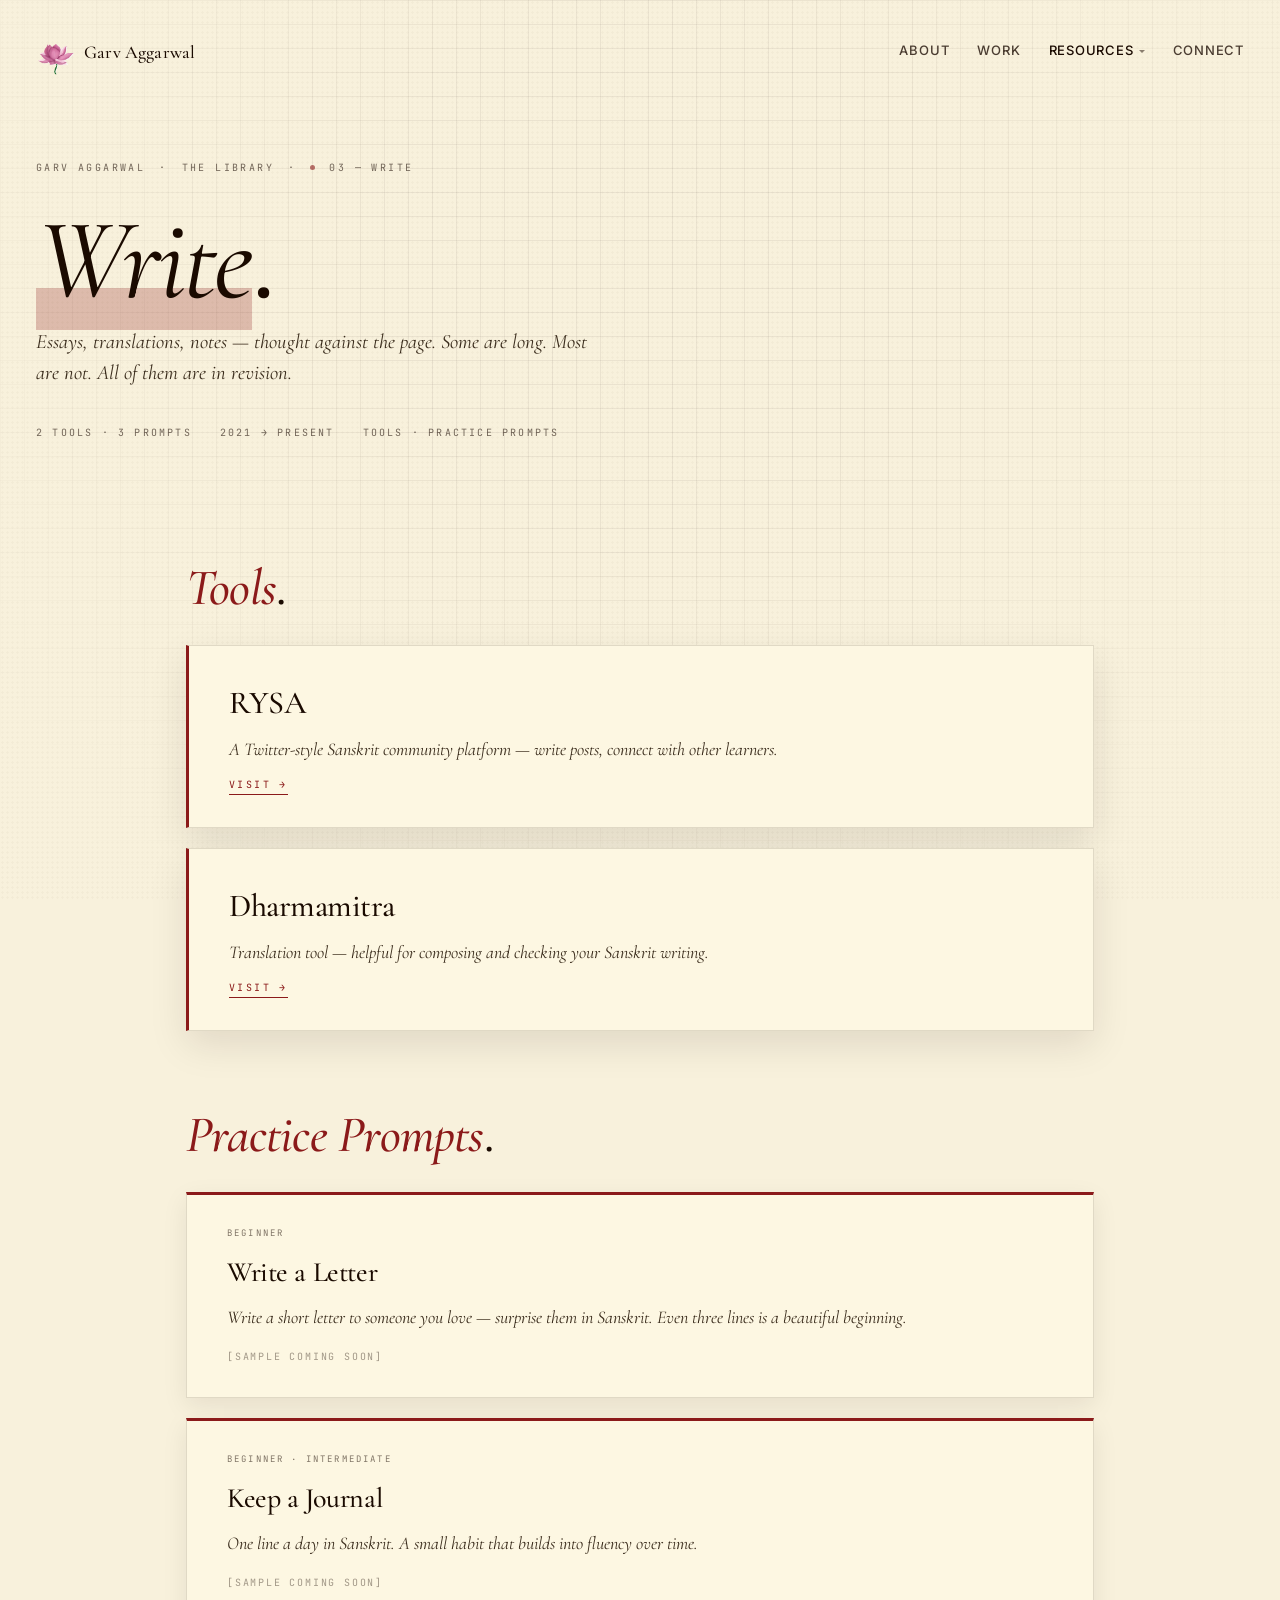
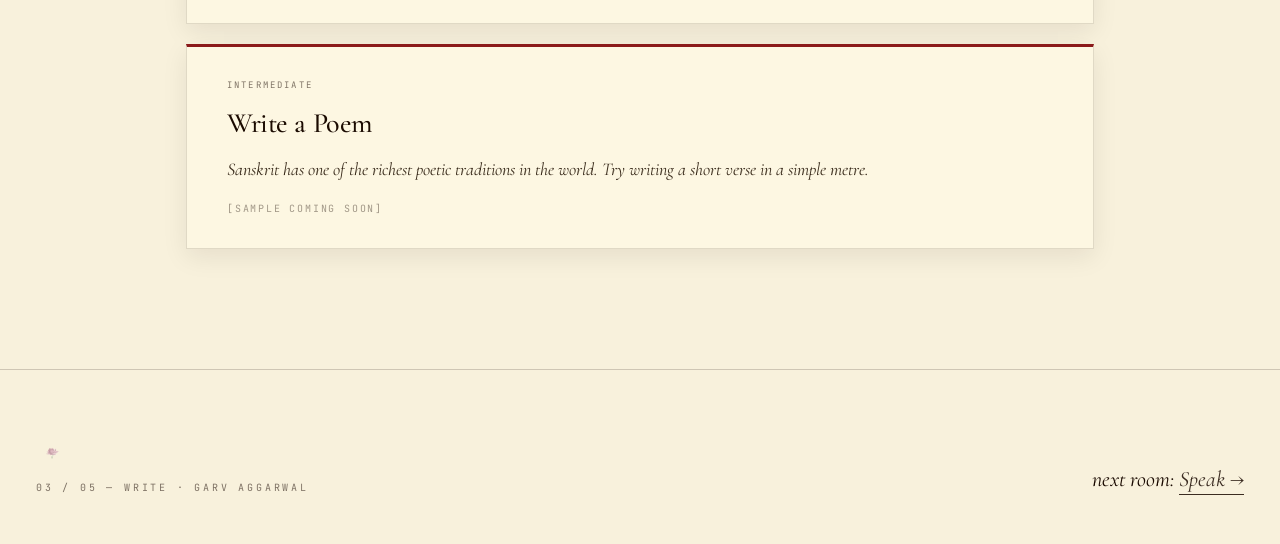
<file: pages/library-write.html>
<!doctype html>
<html lang="en">
<head>
<meta charset="utf-8" />
<meta name="viewport" content="width=device-width,initial-scale=1" />
<title>Write — Garv Aggarwal</title>
<link rel="stylesheet" href="../shared.css" />
<style>
  body[data-page="write"]{
    background: #F8F1DC;
    --page-bg: #F8F1DC;
    --accent: var(--ink);
    --accent-soft: rgba(26,10,0,.06);
  }
  /* gridded paper backdrop */
  body[data-page="write"]::after{
    content:""; position:fixed; inset:0; pointer-events:none; z-index:0;
    background-image:
      linear-gradient(rgba(26,10,0,.06) 1px, transparent 1px),
      linear-gradient(90deg, rgba(26,10,0,.06) 1px, transparent 1px);
    background-size: 24px 24px;
    mask-image: radial-gradient(ellipse at 50% 30%, black 30%, transparent 90%);
    -webkit-mask-image: radial-gradient(ellipse at 50% 30%, black 30%, transparent 90%);
  }

  .lib-hero{
    padding:160px 36px 64px;
    max-width:1280px; margin:0 auto;
    position:relative; z-index:2;
  }
  .lib-hero .crumb{
    display:flex; align-items:center; gap:14px;
    font-family:'JetBrains Mono', monospace; font-size:10px;
    letter-spacing:.24em; text-transform:uppercase; opacity:.6;
    margin-bottom:32px;
  }
  .lib-hero .crumb a{ color:inherit; text-decoration:none; }
  .lib-hero .crumb .dot{ width:5px; height:5px; border-radius:50%; background: var(--red); }
  .lib-hero h1{
    font-family:'Cormorant Garamond', serif; font-weight:500;
    font-size:clamp(64px, 9vw, 156px);
    line-height:.92; letter-spacing:-.025em;
  }
  .lib-hero h1 em{
    font-style:italic;
    font-weight:400;
    background:linear-gradient(transparent 70%, rgba(139,26,26,.25) 70%);
  }
  .lib-hero .lede{
    font-family:'Cormorant Garamond', serif; font-style:italic;
    font-size:clamp(20px, 1.6vw, 26px);
    line-height:1.5; max-width:62ch; color: var(--ink-soft);
    margin-top:14px;
  }
  .lib-hero .meta{
    display:flex; gap:28px; flex-wrap:wrap;
    margin-top:36px;
    font-family:'JetBrains Mono', monospace; font-size:10px;
    letter-spacing:.22em; text-transform:uppercase; opacity:.6;
  }

  /* featured essay (a "page" pulled from a notebook) */
  .featured{
    max-width:980px; margin:60px auto 100px;
    padding:0 36px;
    position:relative; z-index:2;
  }
  .featured .sheet{
    background: #FDF7E2;
    border:1px solid rgba(26,10,0,.12);
    border-left:3px solid var(--red);
    box-shadow: 0 14px 36px rgba(26,10,0,.10);
    padding:48px 56px 40px;
    position:relative;
    background-image:
      linear-gradient(rgba(26,10,0,.06) 1px, transparent 1px);
    background-size: 100% 28px;
    background-position: 0 -5px;
  }
  .featured .sheet::before{
    content:"selected"; position:absolute; top:-12px; left:24px;
    background: var(--red); color:#F5EDD6;
    font-family:'JetBrains Mono', monospace; font-size:9px;
    letter-spacing:.24em; text-transform:uppercase;
    padding:4px 12px;
  }
  .featured .sheet .when{
    font-family:'JetBrains Mono', monospace; font-size:10px;
    letter-spacing:.22em; text-transform:uppercase; opacity:.55;
    margin-bottom:14px;
  }
  .featured .sheet h2{
    font-family:'Cormorant Garamond', serif; font-weight:500;
    font-size:clamp(40px, 5vw, 64px);
    line-height:1; letter-spacing:-.02em;
    margin-bottom:20px;
  }
  .featured .sheet h2 em{ font-style:italic; }
  .featured .sheet p{
    font-family:'Cormorant Garamond', serif;
    font-size:20px; line-height:1.55;
    color: var(--ink);
    margin-bottom:14px;
  }
  .featured .sheet p em{ font-style:italic; }
  .featured .sheet p::first-letter{ /* drop cap on first */ }
  .featured .sheet > p:first-of-type::first-letter{
    font-family:'Cormorant Garamond', serif; font-weight:500;
    float:left; font-size:64px; line-height:.8;
    margin: 6px 12px 0 0; color: var(--red);
  }
  .featured .sheet .read-more{
    display:inline-block; margin-top:18px;
    font-family:'JetBrains Mono', monospace; font-size:10px;
    letter-spacing:.24em; text-transform:uppercase;
    color: var(--red); text-decoration:none;
    border-bottom:1px solid var(--red); padding-bottom:2px;
  }

  /* archive list */
  .arch{
    max-width:1280px; margin:0 auto 0;
    padding:0 36px;
    position:relative; z-index:2;
  }
  .arch-head{
    display:flex; align-items:baseline; gap:18px;
    margin-bottom:24px;
  }
  .arch-head h2{
    font-family:'Cormorant Garamond', serif; font-weight:500;
    font-size:clamp(36px, 4vw, 56px); line-height:.95; letter-spacing:-.015em;
  }
  .arch-head h2 em{ font-style:italic; color: var(--red); }
  .arch-head .rule{ flex:1; height:1px; background: currentColor; opacity:.18; }
  .arch-head .count{
    font-family:'JetBrains Mono', monospace; font-size:10px;
    letter-spacing:.24em; text-transform:uppercase; opacity:.55;
  }
  .year-group{
    margin-bottom:48px;
  }
  .year-label{
    display:flex; align-items:baseline; gap:18px;
    padding:14px 0;
    margin-bottom:8px;
    font-family:'Cormorant Garamond', serif;
    font-style:italic; font-weight:500;
    font-size:32px; color: var(--ink-soft);
    border-bottom:1px solid var(--rule);
  }
  .year-label .n{
    font-family:'JetBrains Mono', monospace; font-style:normal;
    font-size:10px; letter-spacing:.22em; text-transform:uppercase;
    opacity:.55;
  }
  .entry{
    display:grid;
    grid-template-columns: 80px 1fr 140px 90px 40px;
    gap:20px;
    align-items:baseline;
    padding:18px 0;
    border-bottom:1px solid var(--rule);
    text-decoration:none; color:inherit;
    font-family:'Cormorant Garamond', serif;
    transition: padding .2s ease, background .2s ease;
  }
  .entry:hover{ padding-left:8px; background: rgba(139,26,26,.04); }
  .entry:hover .ttl em{ color: var(--red); }
  .entry .date{
    font-family:'JetBrains Mono', monospace; font-size:10px;
    letter-spacing:.18em; opacity:.55;
  }
  .entry .ttl{
    font-size:22px; line-height:1.3;
  }
  .entry .ttl em{ font-style:italic; transition: color .2s; }
  .entry .ex{
    font-family:'Cormorant Garamond', serif; font-style:italic;
    font-size:14px; color: var(--ink-soft); margin-top:2px;
  }
  .entry .kind{
    font-family:'JetBrains Mono', monospace; font-size:9px;
    letter-spacing:.22em; text-transform:uppercase; opacity:.6;
    text-align:right;
  }
  .entry .len{
    font-family:'JetBrains Mono', monospace; font-size:9px;
    letter-spacing:.18em; opacity:.55; text-align:right;
  }
  .entry .arrow{
    font-family:'Cormorant Garamond', serif; font-style:italic;
    font-size:24px; opacity:.5; text-align:right;
  }
  .entry:hover .arrow{ opacity:1; color: var(--red); }

  /* tools + prompts sections */
  .tools-sec, .prompts-sec{
    max-width:980px; margin:60px auto 80px;
    padding:0 36px;
    position:relative; z-index:2;
  }
  .sec-head{
    font-family:'Cormorant Garamond', serif; font-weight:500;
    font-size:clamp(36px, 4vw, 56px); line-height:.95; letter-spacing:-.015em;
    margin-bottom:32px;
  }
  .sec-head em{ font-style:italic; color: var(--red); }
  .tool-card{
    background:#FDF7E2;
    border:1px solid rgba(26,10,0,.12);
    border-left:3px solid var(--red);
    box-shadow:0 14px 36px rgba(26,10,0,.10);
    padding:32px 40px;
    margin-bottom:20px;
    text-decoration:none; color:inherit;
    display:block;
    transition:box-shadow .2s ease, transform .2s ease;
  }
  .tool-card:hover{ box-shadow:0 20px 48px rgba(26,10,0,.16); transform:translateY(-2px); }
  .tool-card .tool-name{
    font-family:'Cormorant Garamond', serif; font-weight:500;
    font-size:32px; letter-spacing:-.015em;
    margin-bottom:8px;
  }
  .tool-card .tool-desc{
    font-family:'Cormorant Garamond', serif; font-style:italic;
    font-size:18px; line-height:1.5; color:var(--ink-soft);
  }
  .tool-card .tool-link{
    display:inline-block; margin-top:14px;
    font-family:'JetBrains Mono', monospace; font-size:10px;
    letter-spacing:.24em; text-transform:uppercase;
    color:var(--red); border-bottom:1px solid var(--red); padding-bottom:2px;
  }
  .prompt-card{
    background:#FDF7E2;
    border:1px solid rgba(26,10,0,.12);
    border-top:3px solid var(--red);
    box-shadow:0 8px 24px rgba(26,10,0,.08);
    padding:32px 40px;
    margin-bottom:20px;
  }
  .prompt-card .prompt-level{
    font-family:'JetBrains Mono', monospace; font-size:9px;
    letter-spacing:.24em; text-transform:uppercase; opacity:.55;
    margin-bottom:10px;
  }
  .prompt-card .prompt-title{
    font-family:'Cormorant Garamond', serif; font-weight:500;
    font-size:28px; letter-spacing:-.015em;
    margin-bottom:10px;
  }
  .prompt-card .prompt-desc{
    font-family:'Cormorant Garamond', serif; font-style:italic;
    font-size:18px; line-height:1.5; color:var(--ink-soft);
    margin-bottom:18px;
  }
  .prompt-card .sample-placeholder{
    font-family:'JetBrains Mono', monospace; font-size:10px;
    letter-spacing:.18em; text-transform:uppercase; opacity:.4;
  }

  @media (max-width:880px){
    .lib-hero{ padding:120px 22px 48px; }
    .featured{ padding:0 22px; }
    .featured .sheet{ padding:32px 24px; }
    .arch{ padding:0 22px; }
    .entry{ grid-template-columns: 1fr; gap:6px; padding:18px 0; }
    .entry .kind, .entry .len, .entry .arrow{ display:none; }
    .tools-sec, .prompts-sec{ padding:0 22px; }
    .tool-card, .prompt-card{ padding:24px 20px; }
  }
</style>
</head>
<body data-page="write">

<div id="nav-mount" data-nav-root="../" data-nav-pages="" data-nav-current="resources"></div>
<script src="../nav-loader.js"></script>

<main>
  <section class="lib-hero">
    <div class="crumb">
      <a href="../index.html">Garv Aggarwal</a>
      <span>·</span>
      <a href="../index.html#resources">The Library</a>
      <span>·</span>
      <span class="dot"></span>
      <span>03 — Write</span>
    </div>
    <h1><em>Write</em>.</h1>
    <p class="lede">Essays, translations, notes — thought against the page. Some are long. Most are not. All of them are in revision.</p>
    <div class="meta">
      <span>2 tools · 3 prompts</span>
      <span>2021 → present</span>
      <span>Tools · Practice Prompts</span>
    </div>
  </section>

  <!-- ESSAYS / ARCHIVE SECTION — to be restored later with real published pieces -->
  <!--
  <section class="featured">
    <article class="sheet">
      <div class="when">2025 · October · essay</div>
      <h2>An apology for <em>memorisation</em>.</h2>
      <p>Rote learning has a bad name. We treat it as the opposite of understanding — the thing teachers do when they've run out of better ideas. But Sanskrit pedagogy, for two and a half millennia, has treated it as something closer to prayer.</p>
      <p>The student who has the Aṣṭādhyāyī by heart does not know less than the one who can look it up. She knows it differently. The whole grammar sits in her mouth, available the way a melody is available — not as data to be retrieved but as <em>shape</em> already in motion.</p>
      <p>What I want to argue in this essay is small: that there is a kind of attention which only memorisation produces, and that we have, somewhat unwisely, decided we can live without it.</p>
      <a class="read-more" href="#">Continue reading ↗</a>
    </article>
  </section>

  <section class="arch">
    <div class="arch-head">
      <h2><em>Archive</em>.</h2>
      <div class="rule"></div>
      <span class="count">47 entries</span>
    </div>

    <div class="year-group">
      <div class="year-label">2025 <span class="n">— 14 pieces</span></div>

      <a class="entry" href="#">
        <span class="date">10 · 21</span>
        <span class="ttl"><em>An apology for memorisation</em><br/><span class="ex">on rote learning, and what attention it makes possible</span></span>
        <span class="kind">Essay · long</span>
        <span class="len">2,800 w · 14m</span>
        <span class="arrow">→</span>
      </a>

      <a class="entry" href="#">
        <span class="date">09 · 04</span>
        <span class="ttl">Why Sanskrit is a <em>benchmark</em>, not a relic<br/><span class="ex">a long argument with a short title</span></span>
        <span class="kind">Essay</span>
        <span class="len">3,400 w · 17m</span>
        <span class="arrow">→</span>
      </a>

      <a class="entry" href="#">
        <span class="date">08 · 12</span>
        <span class="ttl">Three reasons people fail at <em>sandhi</em></span>
        <span class="kind">Note</span>
        <span class="len">900 w · 5m</span>
        <span class="arrow">→</span>
      </a>

      <a class="entry" href="#">
        <span class="date">06 · 28</span>
        <span class="ttl">Translating the <em>Meghadūta</em>, verse by verse — opening</span>
        <span class="kind">Translation</span>
        <span class="len">in progress</span>
        <span class="arrow">→</span>
      </a>

      <a class="entry" href="#">
        <span class="date">04 · 14</span>
        <span class="ttl">What Pāṇini got <em>right</em> about transformers</span>
        <span class="kind">Note</span>
        <span class="len">2,400 w · 12m</span>
        <span class="arrow">→</span>
      </a>

      <a class="entry" href="#">
        <span class="date">02 · 03</span>
        <span class="ttl">A week in <em>Varanasi</em>, listening</span>
        <span class="kind">Field note</span>
        <span class="len">1,400 w · 7m</span>
        <span class="arrow">→</span>
      </a>
    </div>

    <div class="year-group">
      <div class="year-label">2024 <span class="n">— 18 pieces</span></div>

      <a class="entry" href="#">
        <span class="date">11 · 30</span>
        <span class="ttl"><em>Sandhi, restated</em><br/><span class="ex">a paper, with apology for length</span></span>
        <span class="kind">Pre-print</span>
        <span class="len">14 pages</span>
        <span class="arrow">→</span>
      </a>

      <a class="entry" href="#">
        <span class="date">10 · 09</span>
        <span class="ttl">On the politics of <em>correct</em></span>
        <span class="kind">Essay</span>
        <span class="len">2,100 w · 11m</span>
        <span class="arrow">→</span>
      </a>

      <a class="entry" href="#">
        <span class="date">07 · 21</span>
        <span class="ttl">Why Sanskrit is a <em>benchmark</em> (draft 0)</span>
        <span class="kind">Note</span>
        <span class="len">draft</span>
        <span class="arrow">→</span>
      </a>

      <a class="entry" href="#">
        <span class="date">05 · 04</span>
        <span class="ttl">A field guide to <em>devanāgarī</em></span>
        <span class="kind">Note</span>
        <span class="len">1,800 w · 9m</span>
        <span class="arrow">→</span>
      </a>

      <a class="entry" href="#">
        <span class="date">02 · 11</span>
        <span class="ttl">Reading <em>Kālidāsa</em> for the first time</span>
        <span class="kind">Essay</span>
        <span class="len">2,200 w · 11m</span>
        <span class="arrow">→</span>
      </a>
    </div>

    <div class="year-group">
      <div class="year-label">2023 <span class="n">— 11 pieces</span></div>

      <a class="entry" href="#">
        <span class="date">10 · 16</span>
        <span class="ttl">A tiny corpus is enough, <em>sometimes</em></span>
        <span class="kind">Note</span>
        <span class="len">1,100 w · 6m</span>
        <span class="arrow">→</span>
      </a>

      <a class="entry" href="#">
        <span class="date">06 · 02</span>
        <span class="ttl"><em>Aṣṭādhyāyī</em> as a graph</span>
        <span class="kind">Talk · slides</span>
        <span class="len">28 slides</span>
        <span class="arrow">→</span>
      </a>

      <a class="entry" href="#">
        <span class="date">03 · 09</span>
        <span class="ttl">Why I'm <em>making</em> short films</span>
        <span class="kind">Field note</span>
        <span class="len">800 w · 4m</span>
        <span class="arrow">→</span>
      </a>
    </div>

  </section>
  -->

  <!-- ===== tools ===== -->
  <section class="tools-sec">
    <h2 class="sec-head"><em>Tools</em>.</h2>

    <a class="tool-card" href="https://rysa.tech/social" target="_blank" rel="noopener noreferrer">
      <div class="tool-name">RYSA</div>
      <div class="tool-desc">A Twitter-style Sanskrit community platform — write posts, connect with other learners.</div>
      <span class="tool-link">Visit →</span>
    </a>

    <a class="tool-card" href="https://dharmamitra.org" target="_blank" rel="noopener noreferrer">
      <div class="tool-name">Dharmamitra</div>
      <div class="tool-desc">Translation tool — helpful for composing and checking your Sanskrit writing.</div>
      <span class="tool-link">Visit →</span>
    </a>
  </section>

  <!-- ===== practice prompts ===== -->
  <section class="prompts-sec">
    <h2 class="sec-head"><em>Practice Prompts</em>.</h2>

    <div class="prompt-card">
      <div class="prompt-level">Beginner</div>
      <div class="prompt-title">Write a Letter</div>
      <div class="prompt-desc">Write a short letter to someone you love — surprise them in Sanskrit. Even three lines is a beautiful beginning.</div>
      <!-- SAMPLE CONTENT TO BE ADDED -->
      <div class="sample-placeholder">[Sample coming soon]</div>
    </div>

    <div class="prompt-card">
      <div class="prompt-level">Beginner · Intermediate</div>
      <div class="prompt-title">Keep a Journal</div>
      <div class="prompt-desc">One line a day in Sanskrit. A small habit that builds into fluency over time.</div>
      <!-- SAMPLE CONTENT TO BE ADDED -->
      <div class="sample-placeholder">[Sample coming soon]</div>
    </div>

    <div class="prompt-card">
      <div class="prompt-level">Intermediate</div>
      <div class="prompt-title">Write a Poem</div>
      <div class="prompt-desc">Sanskrit has one of the richest poetic traditions in the world. Try writing a short verse in a simple metre.</div>
      <!-- SAMPLE CONTENT TO BE ADDED -->
      <div class="sample-placeholder">[Sample coming soon]</div>
    </div>
  </section>
</main>

<footer class="foot">
  <div class="foot-inner">
    <div>
      <div class="colophon" aria-hidden="true"></div>
      <div class="meta">03 / 05 — Write · Garv Aggarwal</div>
    </div>
    <div class="next">next room: <a href="library-speak.html">Speak →</a></div>
  </div>
</footer>

</body>
</html>
</file>
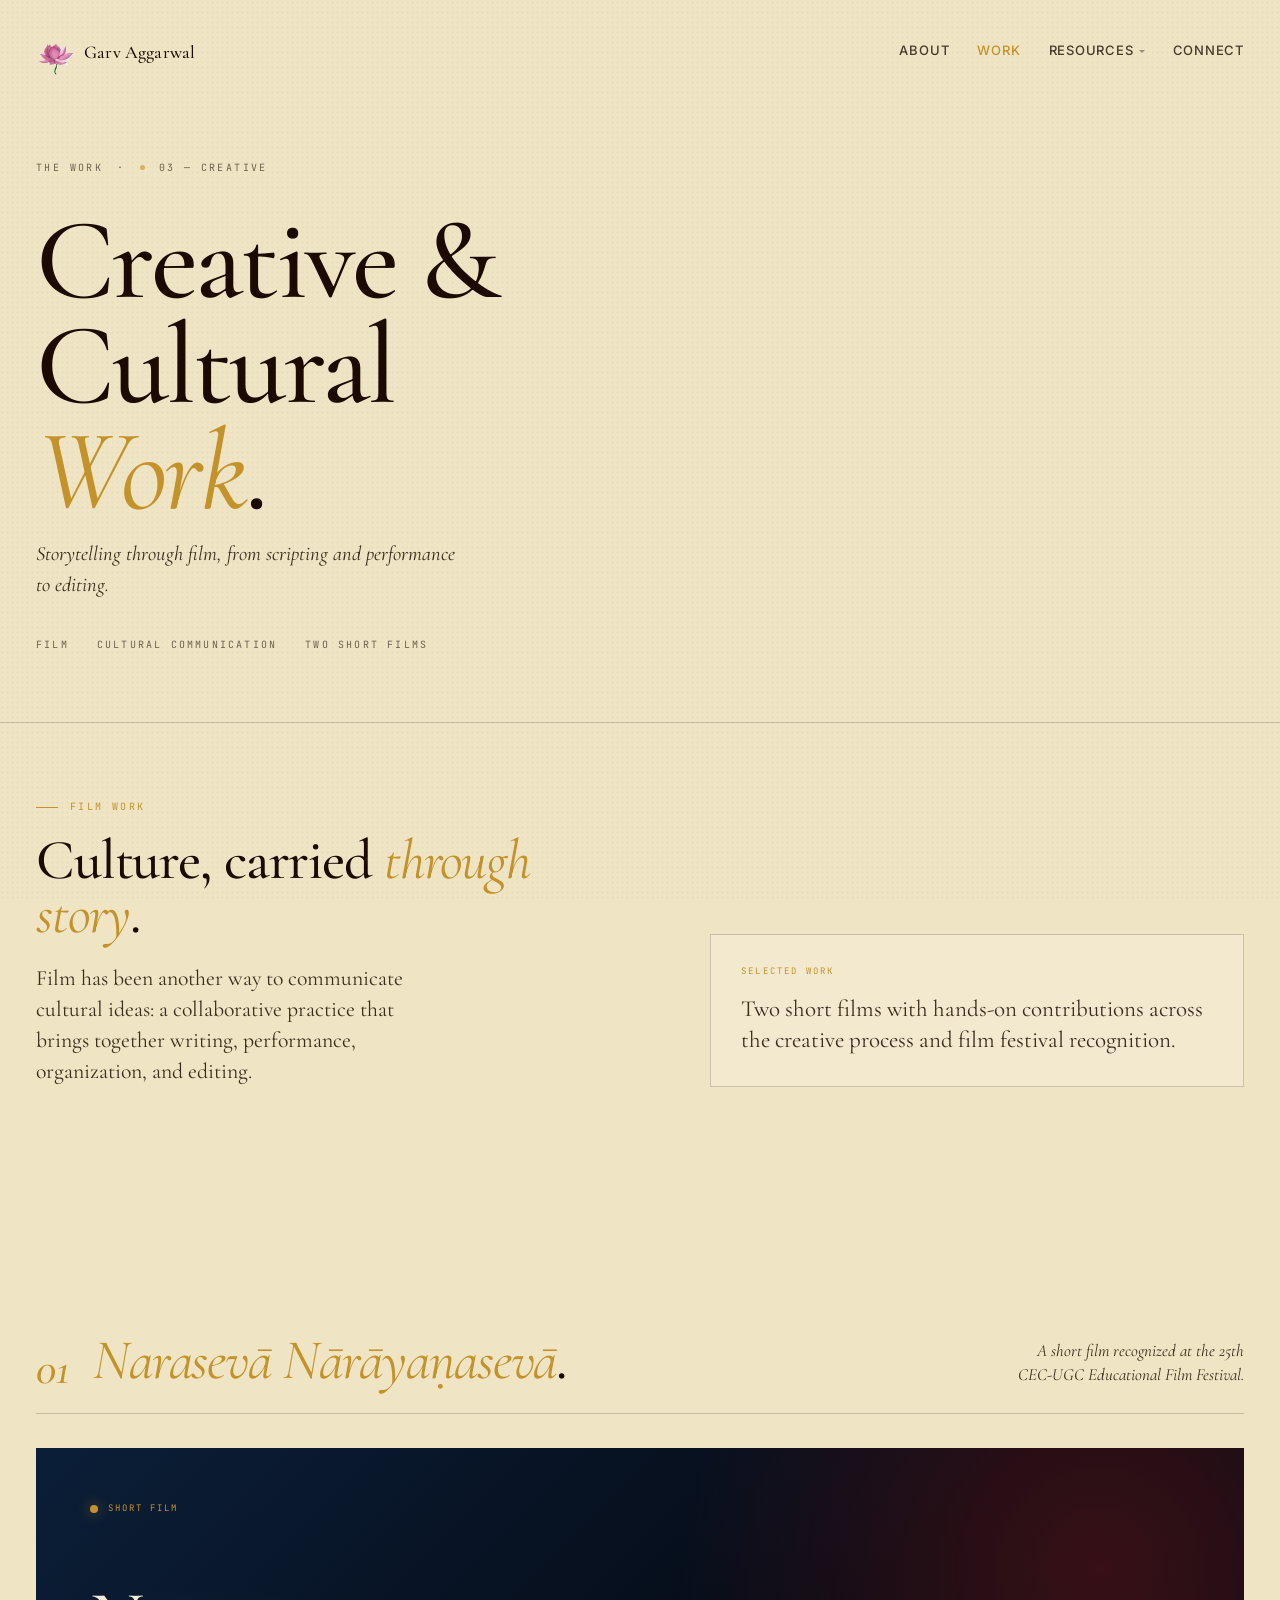
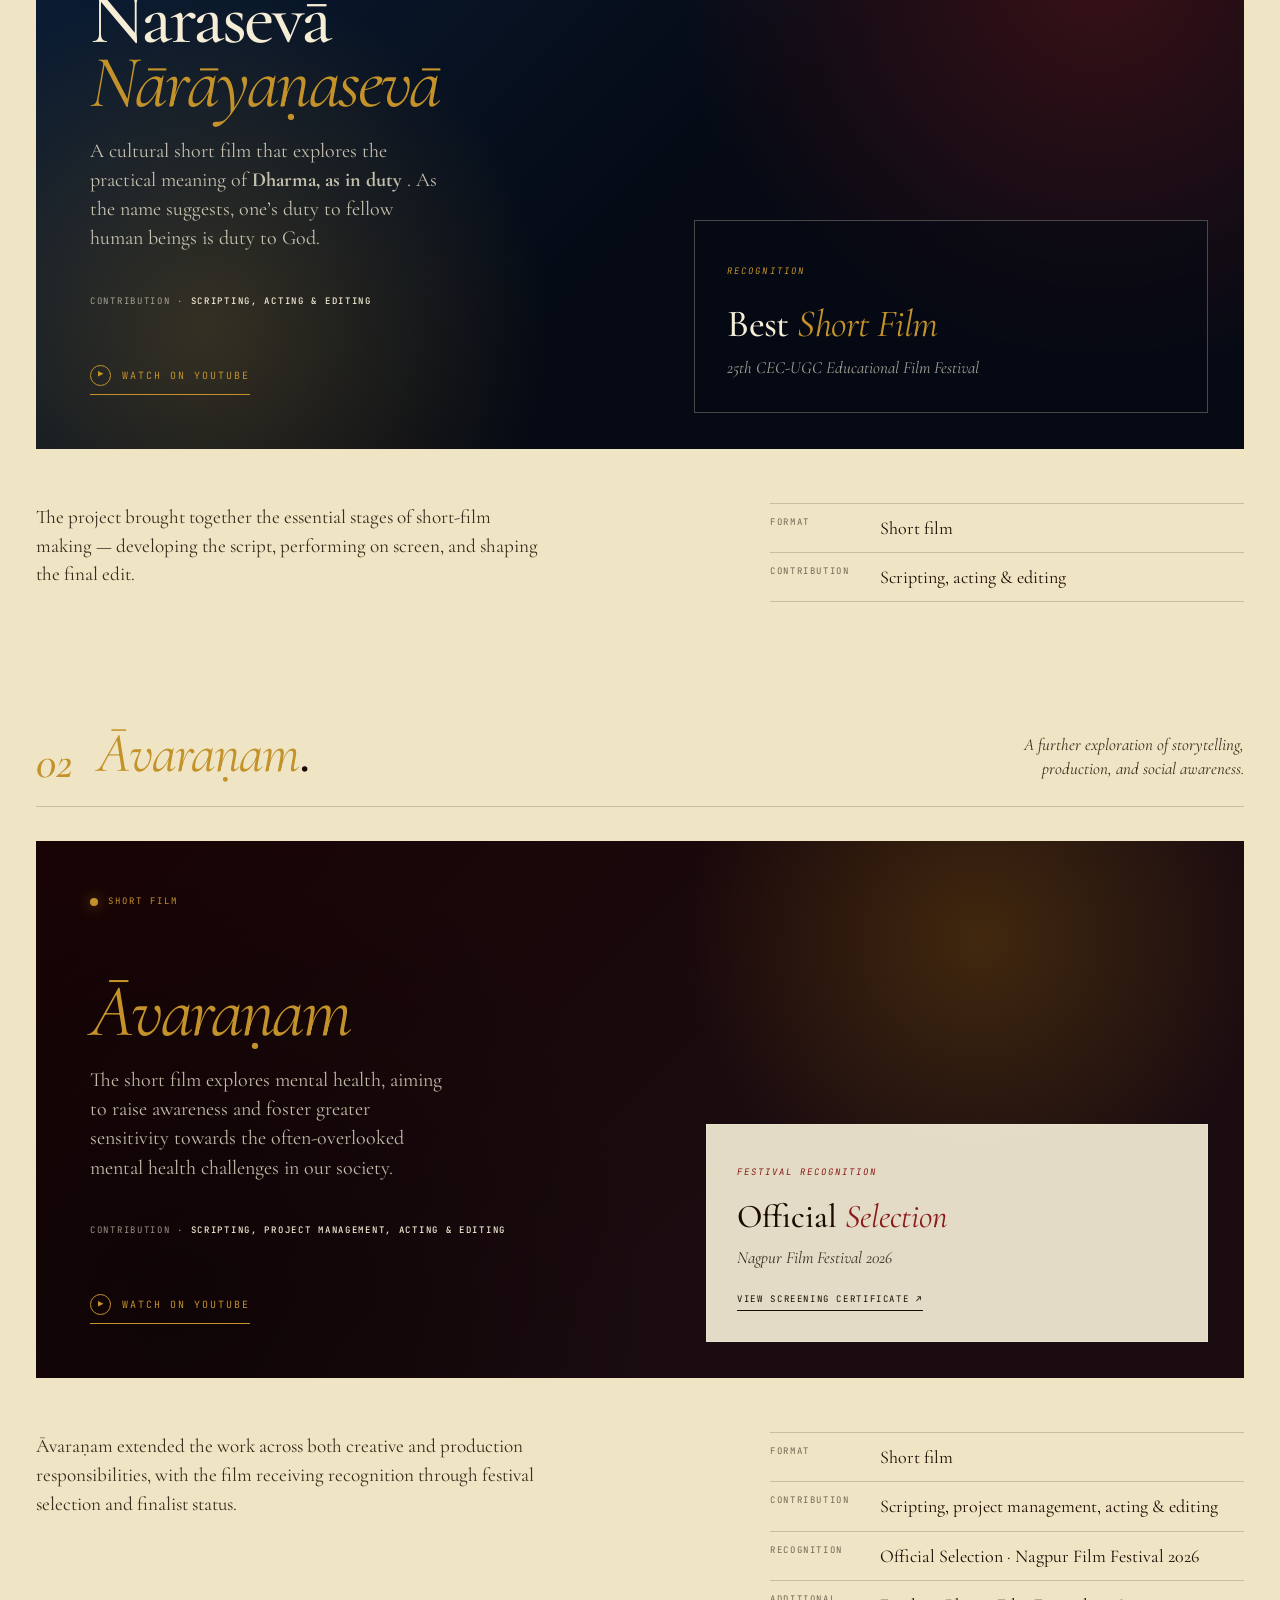
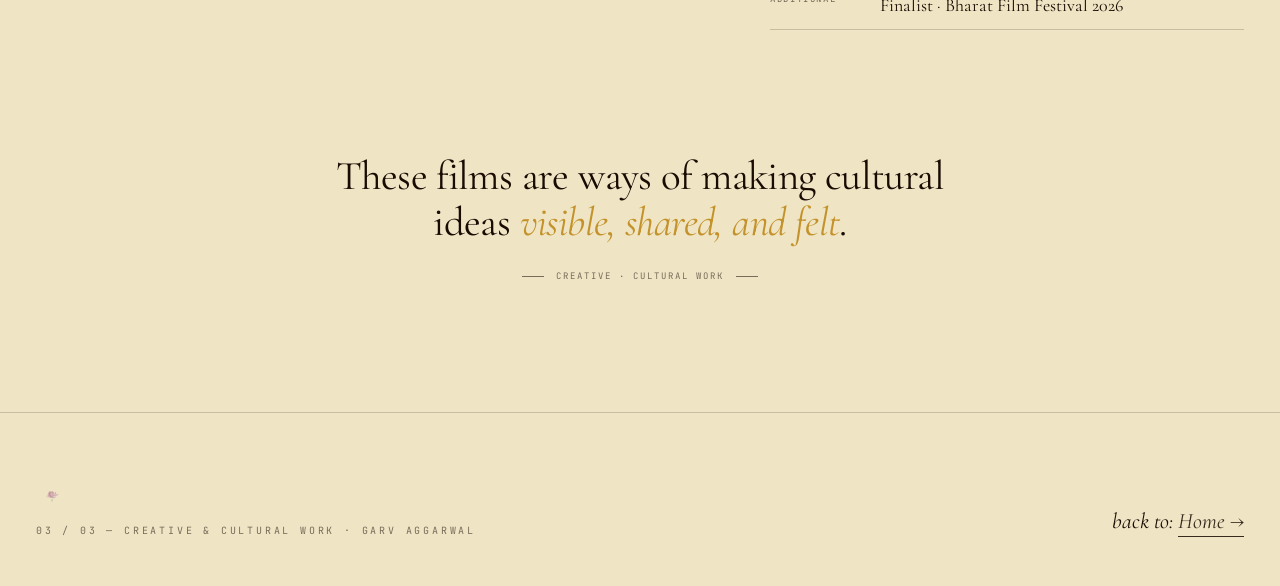
<file: pages/work-creative.html>
<!doctype html>
<html lang="en">
<head>
<meta charset="utf-8" />
<meta name="viewport" content="width=device-width,initial-scale=1" />
<title>Creative &amp; Cultural Work — Garv Aggarwal</title>
<link rel="stylesheet" href="../shared.css" />
<style>
  body[data-page="creative"]{
    --accent: var(--gold);
    --accent-soft: rgba(196,146,42,.13);
    background:var(--paper-2);
    --page-bg:var(--paper-2);
  }

  .creative-head{ padding-bottom:70px; }
  .creative-head h1{ max-width:10ch; }
  .creative-head .lede{ max-width:48ch; }

  .creative-intro,
  .film,
  .closing{
    max-width:1280px;
    margin:0 auto;
    padding-left:36px;
    padding-right:36px;
    position:relative;
    z-index:2;
  }
  .creative-intro{
    display:grid;
    grid-template-columns:minmax(0,1.05fr) minmax(280px,.95fr);
    gap:84px;
    padding-top:76px;
    padding-bottom:122px;
    border-top:1px solid var(--rule);
  }
  .eyebrow{
    display:flex;
    align-items:center;
    gap:12px;
    margin-bottom:18px;
    color:var(--accent);
    font-family:'JetBrains Mono', monospace;
    font-size:10px;
    letter-spacing:.24em;
    text-transform:uppercase;
  }
  .eyebrow::before{
    content:"";
    width:22px;
    height:1px;
    background:currentColor;
  }
  .creative-intro h2,
  .section-heading h2{
    font-family:'Cormorant Garamond', serif;
    font-weight:500;
    font-size:clamp(42px,4.4vw,72px);
    line-height:.96;
    letter-spacing:-.02em;
  }
  .creative-intro h2 em,
  .section-heading h2 em{
    color:var(--accent);
    font-style:italic;
    font-weight:400;
  }
  .creative-intro .opening{
    max-width:39ch;
    margin-top:22px;
    color:var(--ink-soft);
    font-family:'Cormorant Garamond', serif;
    font-size:clamp(21px,1.7vw,28px);
    line-height:1.42;
  }
  .intro-note{
    align-self:end;
    padding:30px;
    border:1px solid var(--rule);
    background:rgba(245,237,214,.58);
  }
  .intro-note .label{
    margin-bottom:17px;
    color:var(--accent);
    font-family:'JetBrains Mono', monospace;
    font-size:9px;
    letter-spacing:.24em;
    text-transform:uppercase;
  }
  .intro-note p{
    color:var(--ink-soft);
    font-family:'Cormorant Garamond', serif;
    font-size:clamp(21px,1.8vw,27px);
    line-height:1.34;
  }

  .film{ padding-top:124px; }
  .section-heading{
    display:flex;
    align-items:flex-end;
    gap:24px;
    margin-bottom:34px;
    padding-bottom:26px;
    border-bottom:1px solid var(--rule);
  }
  .section-heading .number{
    color:var(--accent);
    font-family:'Cormorant Garamond', serif;
    font-size:46px;
    font-style:italic;
    font-weight:500;
    line-height:.8;
  }
  .section-heading .support{
    max-width:34ch;
    margin-left:auto;
    color:var(--ink-soft);
    font-family:'Cormorant Garamond', serif;
    font-size:17px;
    font-style:italic;
    line-height:1.4;
    text-align:right;
  }

  .film-frame{
    position:relative;
    min-height:505px;
    display:grid;
    grid-template-columns:minmax(0,1.03fr) minmax(330px,.97fr);
    overflow:hidden;
    color:var(--paper);
    background:var(--night);
  }
  .film-frame::before{
    content:"";
    position:absolute;
    inset:0;
    pointer-events:none;
    z-index:0;
    background:
      radial-gradient(circle at 14% 80%, rgba(196,146,42,.24), transparent 30%),
      radial-gradient(circle at 88% 20%, rgba(139,26,26,.38), transparent 36%),
      linear-gradient(135deg, rgba(17,51,92,.5), transparent 55%);
  }
  .film-frame > *{ position:relative; z-index:1; }
  .film-entry{
    padding:54px;
    display:flex;
    flex-direction:column;
    justify-content:space-between;
  }
  .film-entry .film-type{
    display:flex;
    align-items:center;
    gap:10px;
    color:var(--gold);
    font-family:'JetBrains Mono', monospace;
    font-size:9px;
    letter-spacing:.22em;
    text-transform:uppercase;
  }
  .film-entry .film-type::before{
    content:"";
    width:8px;
    height:8px;
    border-radius:50%;
    background:currentColor;
    box-shadow:0 0 14px rgba(196,146,42,.65);
  }
  .film-title{
    margin-top:70px;
    font-family:'Cormorant Garamond', serif;
    font-size:clamp(48px,5.8vw,88px);
    font-weight:500;
    line-height:.87;
    letter-spacing:-.035em;
  }
  .film-title em{
    color:var(--gold);
    font-style:italic;
    font-weight:400;
  }
  .film-summary{
    max-width:36ch;
    margin-top:22px;
    color:rgba(245,237,214,.78);
    font-family:'Cormorant Garamond', serif;
    font-size:20px;
    line-height:1.46;
  }
  .film-entry .contribution{
    margin-top:40px;
    color:rgba(245,237,214,.62);
    font-family:'JetBrains Mono', monospace;
    font-size:9px;
    letter-spacing:.19em;
    line-height:1.7;
    text-transform:uppercase;
  }
  .film-entry .contribution strong{
    color:var(--paper);
    font-weight:500;
  }
  .watch-link{
    display:inline-flex;
    align-items:center;
    gap:11px;
    align-self:flex-start;
    margin-top:44px;
    padding:12px 0 8px;
    color:var(--gold);
    font-family:'JetBrains Mono', monospace;
    font-size:10px;
    letter-spacing:.2em;
    text-decoration:none;
    text-transform:uppercase;
    border-bottom:1px solid currentColor;
    transition:color .2s;
  }
  .watch-link:hover{ color:var(--paper); }
  .watch-link .play{
    display:grid;
    place-items:center;
    width:21px;
    height:21px;
    border:1px solid currentColor;
    border-radius:50%;
    font-size:9px;
    letter-spacing:0;
  }
  .recognition{
    margin:36px;
    align-self:end;
    padding:32px;
    border:1px solid rgba(245,237,214,.28);
    background:rgba(5,10,20,.48);
    backdrop-filter:blur(9px);
    -webkit-backdrop-filter:blur(9px);
  }
  .recognition .label{
    color:var(--gold);
    font-family:'JetBrains Mono', monospace;
    font-size:9px;
    letter-spacing:.23em;
    text-transform:uppercase;
  }
  .recognition h3{
    max-width:16ch;
    margin-top:28px;
    font-family:'Cormorant Garamond', serif;
    font-size:clamp(30px,3vw,46px);
    font-weight:500;
    line-height:1.02;
    letter-spacing:-.015em;
  }
  .recognition h3 em{
    color:var(--gold);
    font-style:italic;
    font-weight:400;
  }
  .recognition p{
    margin-top:12px;
    color:rgba(245,237,214,.68);
    font-family:'Cormorant Garamond', serif;
    font-size:17px;
    font-style:italic;
    line-height:1.38;
  }

  .film-detail{
    display:grid;
    grid-template-columns:minmax(0,1fr) minmax(260px,.72fr);
    gap:76px;
    padding:54px 0 0;
  }
  .film-detail .copy{
    max-width:57ch;
    color:var(--ink-soft);
    font-family:'Cormorant Garamond', serif;
    font-size:clamp(19px,1.5vw,23px);
    line-height:1.5;
  }
  .film-detail .credit-list{
    border-top:1px solid var(--rule);
  }
  .film-detail .credit{
    display:grid;
    grid-template-columns:94px 1fr;
    gap:16px;
    padding:12px 0;
    border-bottom:1px solid var(--rule);
  }
  .film-detail dt{
    font-family:'JetBrains Mono', monospace;
    font-size:9px;
    letter-spacing:.18em;
    opacity:.58;
    text-transform:uppercase;
  }
  .film-detail dd{
    font-family:'Cormorant Garamond', serif;
    font-size:18px;
    line-height:1.35;
  }

  .avaranam{ padding-bottom:0; }
  .avaranam .film-frame{
    min-height:500px;
    grid-template-columns:minmax(0,1.05fr) minmax(320px,.95fr);
    background:#1b0e12;
  }
  .avaranam .film-frame::before{
    background:
      radial-gradient(circle at 78% 18%, rgba(187, 131, 8, 0.24), transparent 28%),
      radial-gradient(circle at 12% 86%, rgba(7, 1, 2, 0.58), transparent 42%),
      linear-gradient(135deg, rgba(24, 0, 0, 0.78), rgba(23, 2, 9, 0.2) 62%);
  }
  .avaranam .festival-card{
    margin:36px;
    align-self:end;
    padding:30px;
    border:1px solid rgba(245,237,214,.32);
    background:rgba(245,237,214,.92);
    color:var(--ink);
  }
  .festival-card .label{
    color:var(--red);
    font-family:'JetBrains Mono', monospace;
    font-size:9px;
    letter-spacing:.22em;
    text-transform:uppercase;
  }
  .festival-card h3{
    margin-top:22px;
    font-family:'Cormorant Garamond', serif;
    font-size:clamp(27px,2.6vw,39px);
    font-weight:500;
    line-height:1.04;
  }
  .festival-card h3 em{
    color:var(--red);
    font-style:italic;
    font-weight:400;
  }
  .festival-card p{
    margin-top:11px;
    color:var(--ink-soft);
    font-family:'Cormorant Garamond', serif;
    font-size:17px;
    font-style:italic;
    line-height:1.38;
  }
  .festival-card a{
    display:inline-block;
    margin-top:24px;
    color:inherit;
    font-family:'JetBrains Mono', monospace;
    font-size:9px;
    letter-spacing:.18em;
    text-decoration:none;
    text-transform:uppercase;
    border-bottom:1px solid currentColor;
    padding-bottom:3px;
  }
  .festival-card a:hover{ color:var(--red); }

  .closing{
    padding-top:124px;
    padding-bottom:8px;
    text-align:center;
  }
  .closing p{
    max-width:31ch;
    margin:0 auto;
    font-family:'Cormorant Garamond', serif;
    font-size:clamp(30px,3.2vw,48px);
    line-height:1.12;
    letter-spacing:-.015em;
  }
  .closing p em{
    color:var(--accent);
    font-style:italic;
    font-weight:400;
  }
  .closing .closing-mark{
    display:flex;
    align-items:center;
    justify-content:center;
    gap:12px;
    margin-top:24px;
    font-family:'JetBrains Mono', monospace;
    font-size:9px;
    letter-spacing:.22em;
    text-transform:uppercase;
    opacity:.55;
  }
  .closing .closing-mark::before,
  .closing .closing-mark::after{
    content:"";
    width:22px;
    height:1px;
    background:currentColor;
  }

  @media (max-width:980px){
    .creative-intro,
    .film-frame,
    .avaranam .film-frame,
    .film-detail{ grid-template-columns:1fr; gap:38px; }
    .film-frame{ min-height:0; }
    .recognition,
    .avaranam .festival-card{ margin:0 38px 38px; }
    .film-entry{ padding:46px; width:100%; }
    .film-entry > div{ width:100%; max-width:none; }
    .film-summary{ max-width:none; width:100%; }
  }
  @media (max-width:880px){
    .creative-head{ padding-bottom:52px; }
    .creative-intro,
    .film,
    .closing{ padding-left:22px; padding-right:22px; }
    .creative-intro{ padding-top:58px; padding-bottom:82px; }
    .film{ padding-top:82px; }
    .section-heading{ align-items:flex-start; flex-wrap:wrap; gap:12px 18px; }
    .section-heading .support{ width:100%; margin-left:0; text-align:left; }
    .closing{ padding-top:82px; }
  }
  @media (max-width:620px){
    .film-frame,
    .avaranam .film-frame{ grid-template-columns:1fr; gap:38px; }
    .film-entry{ padding:30px; width:100%; }
    .film-entry > div{ width:100%; max-width:none; }
    .film-title{ margin-top:52px; }
    .film-summary{ max-width:none; width:100%; }
    .recognition,
    .avaranam .festival-card{ margin:0 22px 22px; padding:25px; }
    .film-detail{ padding-top:38px; }
    .film-detail .credit{ grid-template-columns:1fr; gap:3px; }
  }
</style>
</head>
<body data-page="creative">

<div id="nav-mount" data-nav-root="../" data-nav-pages="" data-nav-current="work"></div>
<script src="../nav-loader.js"></script>

<main>
  <section class="page-head creative-head" aria-labelledby="page-title">
    <div class="crumb">
      <span>The Work</span>
      <span>·</span>
      <span class="dot"></span>
      <span>03 — Creative</span>
    </div>
    <h1>Creative &amp; Cultural <em>Work</em>.</h1>
    <p class="lede">Storytelling through film, from scripting and performance to editing.</p>
    <div class="meta">
      <span>Film</span>
      <span>Cultural communication</span>
      <span>Two short films</span>
    </div>
  </section>

  <section class="creative-intro" aria-labelledby="creative-overview-title">
    <div>
      <div class="eyebrow">Film work</div>
      <h2 id="creative-overview-title">Culture, carried <em>through story</em>.</h2>
      <p class="opening">Film has been another way to communicate cultural ideas: a collaborative practice that brings together writing, performance, organization, and editing.</p>
    </div>
    <aside class="intro-note" aria-label="Creative work focus">
      <p class="label">Selected work</p>
      <p>Two short films with hands-on contributions across the creative process and film festival recognition.</p>
    </aside>
  </section>

  <section class="film naraseva" aria-labelledby="naraseva-title">
    <div class="section-heading">
      <span class="number" aria-hidden="true">01</span>
      <h2 id="naraseva-title"><em>Narasevā Nārāyaṇasevā</em>.</h2>
      <p class="support">A short film recognized at the 25th CEC-UGC Educational Film Festival.</p>
    </div>
    <article class="film-frame">
      <div class="film-entry">
        <div>
          <p class="film-type">Short film</p>
          <h3 class="film-title">Narasevā<em> Nārāyaṇasevā</em></h3>
          <p class="film-summary">A cultural short film that explores the practical meaning of <b>Dharma, as in duty </b>. As the name suggests, one’s duty to fellow human beings is duty to God.
</p>
          <p class="contribution">Contribution · <strong>Scripting, acting &amp; editing</strong></p>
        </div>
        <a class="watch-link" href="https://youtu.be/c21ybd31XLg?si=9k8tWjfuRez9rmST" target="_blank" rel="noopener noreferrer"><span class="play" aria-hidden="true">▶</span> Watch on YouTube</a>
      </div>
      <aside class="recognition" aria-label="Naraseva Narayanaseva recognition">
        <p class="label">Recognition</p>
        <h3>Best <em>Short Film</em></h3>
        <p>25th CEC-UGC Educational Film Festival</p>
      </aside>
    </article>
    <div class="film-detail">
      <p class="copy">The project brought together the essential stages of short-film making — developing the script, performing on screen, and shaping the final edit.</p>
      <dl class="credit-list">
        <div class="credit">
          <dt>Format</dt>
          <dd>Short film</dd>
        </div>
        <div class="credit">
          <dt>Contribution</dt>
          <dd>Scripting, acting &amp; editing</dd>
        </div>
        <!-- <div class="credit">
          <dt>Recognition</dt>
          <dd>Best Short Film · 25th CEC-UGC Educational Film Festival</dd>
        </div> -->
      </dl>
    </div>
  </section>

  <section class="film avaranam" aria-labelledby="avaranam-title">
    <div class="section-heading">
      <span class="number" aria-hidden="true">02</span>
      <h2 id="avaranam-title"><em>Āvaraṇam</em>.</h2>
      <p class="support">A further exploration of storytelling, production, and social awareness.</p>
    </div>
    <article class="film-frame">
      <div class="film-entry">
        <div>
          <p class="film-type">Short film</p>
          <h3 class="film-title"><em>Āvaraṇam</em></h3>
          <p class="film-summary">The short film explores mental health, aiming to raise awareness and foster greater sensitivity towards the often-overlooked mental health challenges in our society.</p>
          <p class="contribution">Contribution · <strong>Scripting, project management, acting &amp; editing</strong></p>
        </div>
        <a class="watch-link" href="https://youtu.be/p5gYKj9xG5U?si=9vS1WeOJjHuJ37MK" target="_blank" rel="noopener noreferrer"><span class="play" aria-hidden="true">▶</span> Watch on YouTube</a>
      </div>
      <aside class="festival-card" aria-label="Āvaraṇam festival recognition">
        <p class="label">Festival recognition</p>
        <h3>Official <em>Selection</em></h3>
        <p>Nagpur Film Festival 2026</p>
        <a href="../assets/nagpur_film.JPG" target="_blank" rel="noopener noreferrer">View screening certificate ↗</a>
      </aside>
    </article>
    <div class="film-detail">
      <p class="copy">Āvaraṇam extended the work across both creative and production responsibilities, with the film receiving recognition through festival selection and finalist status.</p>
      <dl class="credit-list">
        <div class="credit">
          <dt>Format</dt>
          <dd>Short film</dd>
        </div>
        <div class="credit">
          <dt>Contribution</dt>
          <dd>Scripting, project management, acting &amp; editing</dd>
        </div>
        <div class="credit">
          <dt>Recognition</dt>
          <dd>Official Selection · Nagpur Film Festival 2026</dd>
        </div>
        <div class="credit">
          <dt>Additional</dt>
          <dd>Finalist · Bharat Film Festival 2026</dd>
        </div>
      </dl>
    </div>
  </section>

  <section class="closing" aria-label="Creative work closing">
    <p>These films are ways of making cultural ideas <em>visible, shared, and felt</em>.</p>
    <div class="closing-mark">Creative · Cultural work</div>
  </section>
</main>

<footer class="foot">
  <div class="foot-inner">
    <div>
      <div class="colophon" aria-hidden="true"></div>
      <div class="meta">03 / 03 — Creative &amp; Cultural Work · Garv Aggarwal</div>
    </div>
    <div class="next">back to: <a href="../index.html">Home →</a></div>
  </div>
</footer>

</body>
</html>
</file>
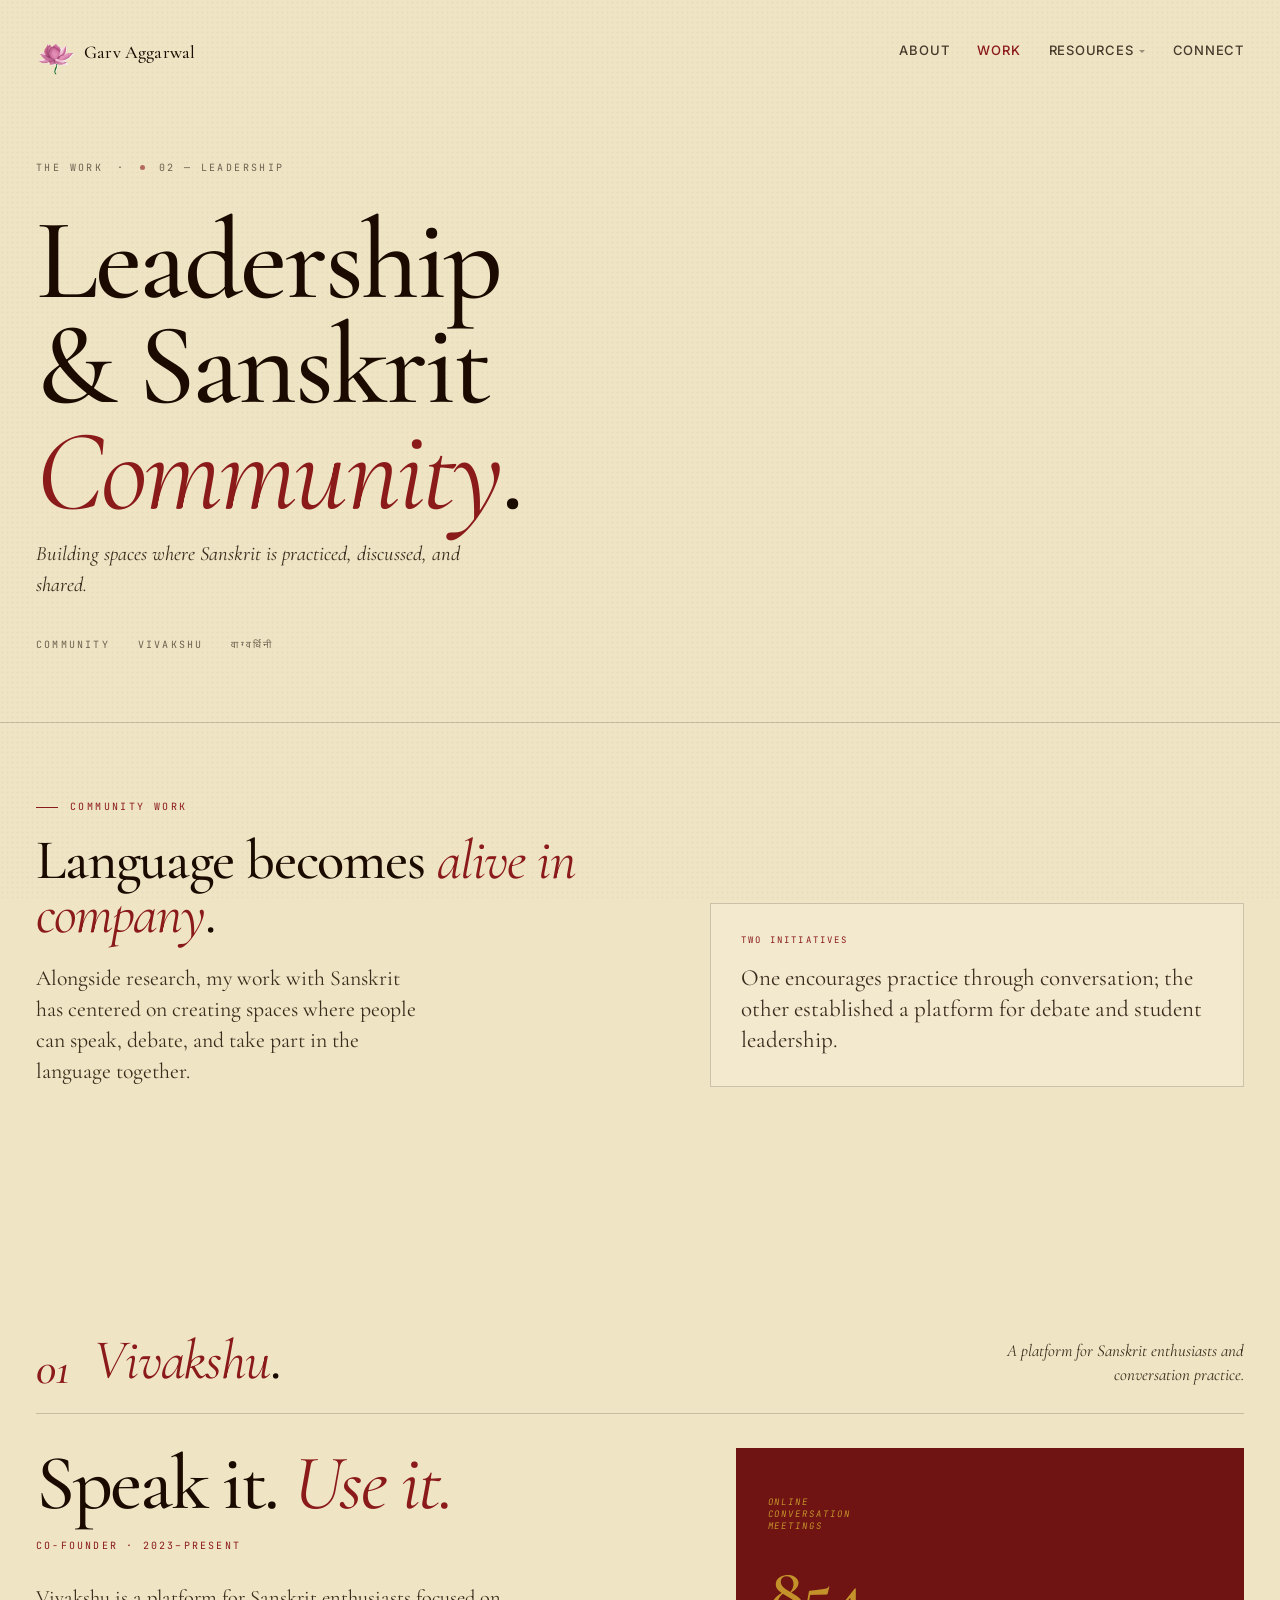
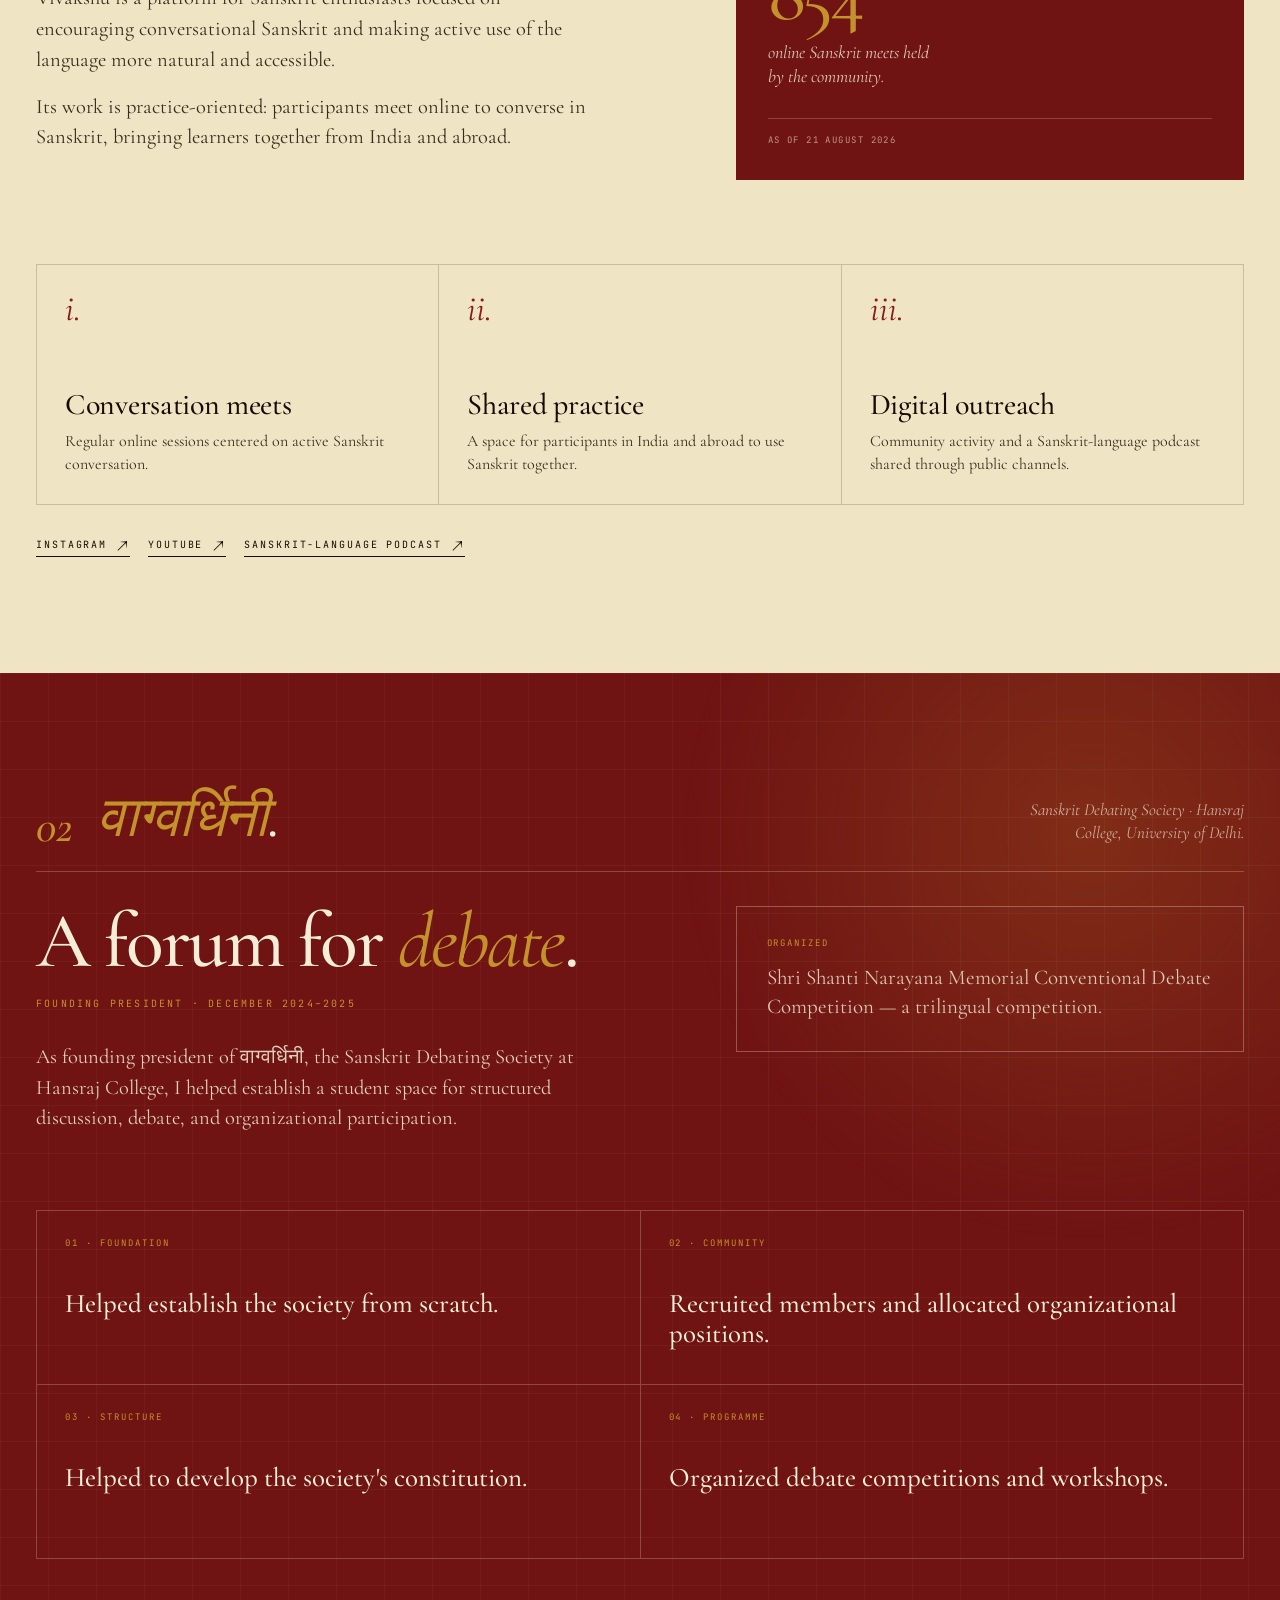
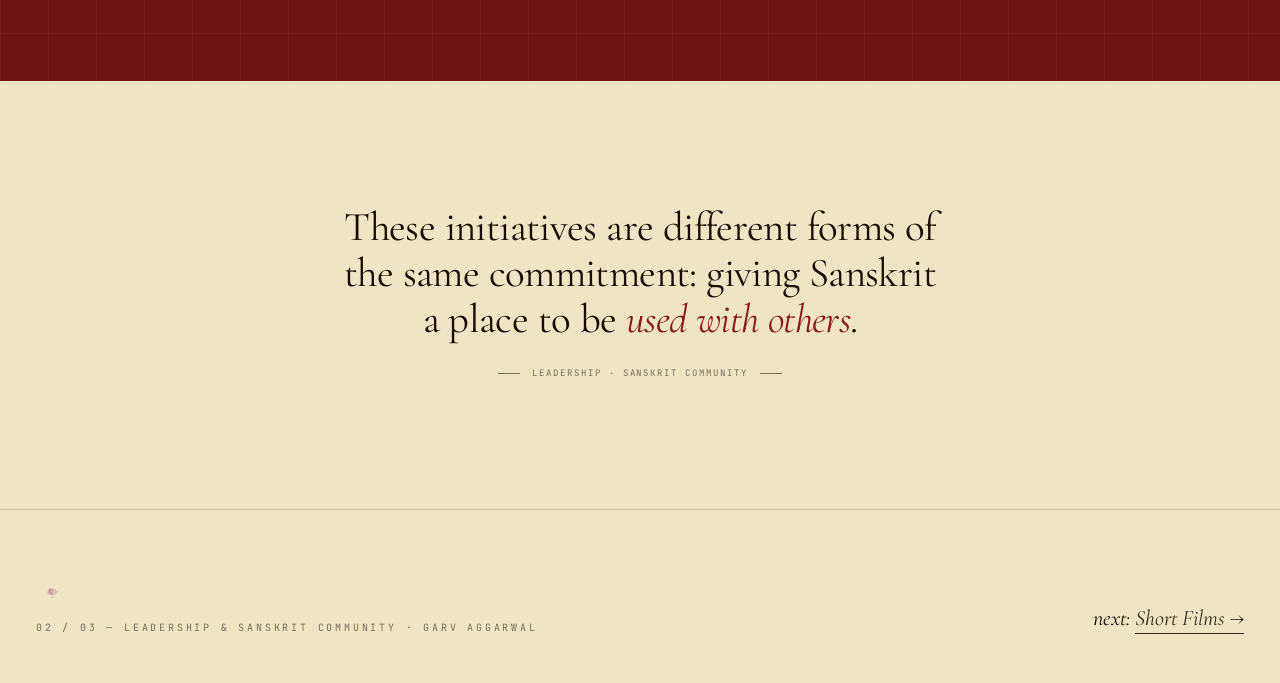
<file: pages/work-leadership.html>
<!doctype html>
<html lang="en">
<head>
<meta charset="utf-8" />
<meta name="viewport" content="width=device-width,initial-scale=1" />
<title>Leadership &amp; Sanskrit Community — Garv Aggarwal</title>
<link rel="stylesheet" href="../shared.css" />
<style>
  body[data-page="leadership"]{
    --accent: var(--red);
    --accent-soft: rgba(139,26,26,.10);
    background:var(--paper-2);
    --page-bg:var(--paper-2);
  }

  .community-head{ padding-bottom:70px; }
  .community-head h1{ max-width:10ch; }
  .community-head .lede{ max-width:49ch; }

  .community-intro,
  .project,
  .closing{
    max-width:1280px;
    margin:0 auto;
    padding-left:36px;
    padding-right:36px;
    position:relative;
    z-index:2;
  }
  .community-intro{
    display:grid;
    grid-template-columns:minmax(0,1.05fr) minmax(280px,.95fr);
    gap:84px;
    padding-top:76px;
    padding-bottom:122px;
    border-top:1px solid var(--rule);
  }
  .eyebrow{
    display:flex;
    align-items:center;
    gap:12px;
    margin-bottom:18px;
    color:var(--accent);
    font-family:'JetBrains Mono', monospace;
    font-size:10px;
    letter-spacing:.24em;
    text-transform:uppercase;
  }
  .eyebrow::before{
    content:"";
    width:22px;
    height:1px;
    background:currentColor;
  }
  .community-intro h2,
  .section-heading h2{
    font-family:'Cormorant Garamond', serif;
    font-weight:500;
    font-size:clamp(42px,4.4vw,72px);
    line-height:.96;
    letter-spacing:-.02em;
  }
  .community-intro h2 em,
  .section-heading h2 em{
    color:var(--accent);
    font-style:italic;
    font-weight:400;
  }
  .community-intro .opening{
    max-width:39ch;
    margin-top:22px;
    color:var(--ink-soft);
    font-family:'Cormorant Garamond', serif;
    font-size:clamp(21px,1.7vw,28px);
    line-height:1.42;
  }
  .intro-note{
    align-self:end;
    padding:30px;
    border:1px solid var(--rule);
    background:rgba(245,237,214,.58);
  }
  .intro-note .label{
    margin-bottom:17px;
    color:var(--accent);
    font-family:'JetBrains Mono', monospace;
    font-size:9px;
    letter-spacing:.24em;
    text-transform:uppercase;
  }
  .intro-note p{
    color:var(--ink-soft);
    font-family:'Cormorant Garamond', serif;
    font-size:clamp(21px,1.8vw,27px);
    line-height:1.34;
  }

  .section-heading{
    display:flex;
    align-items:flex-end;
    gap:24px;
    margin-bottom:34px;
    padding-bottom:26px;
    border-bottom:1px solid var(--rule);
  }
  .section-heading .number{
    color:var(--accent);
    font-family:'Cormorant Garamond', serif;
    font-size:46px;
    font-style:italic;
    font-weight:500;
    line-height:.8;
  }
  .section-heading .support{
    max-width:34ch;
    margin-left:auto;
    color:var(--ink-soft);
    font-family:'Cormorant Garamond', serif;
    font-size:17px;
    font-style:italic;
    line-height:1.4;
    text-align:right;
  }

  .project{ padding-top:124px; }
  .project.vivakshu{ padding-bottom:116px; }
  .project-main{
    display:grid;
    grid-template-columns:minmax(0,1.1fr) minmax(280px,.9fr);
    gap:78px;
    align-items:start;
  }
  .project-name{
    font-family:'Cormorant Garamond', serif;
    font-weight:500;
    font-size:clamp(52px,6.1vw,92px);
    line-height:.9;
    letter-spacing:-.03em;
  }
  .project-name em{
    color:var(--accent);
    font-style:italic;
    font-weight:400;
  }
  .project-role{
    margin-top:20px;
    color:var(--accent);
    font-family:'JetBrains Mono', monospace;
    font-size:10px;
    letter-spacing:.22em;
    text-transform:uppercase;
  }
  .project-copy{
    max-width:56ch;
    margin-top:30px;
    color:var(--ink-soft);
    font-family:'Cormorant Garamond', serif;
    font-size:clamp(20px,1.6vw,25px);
    line-height:1.5;
  }
  .project-copy + .project-copy{ margin-top:16px; }
  .stat-card{
    padding:32px;
    background:var(--red-deep);
    color:var(--paper);
  }
  .stat-card .label{
    color:var(--gold);
    font-family:'JetBrains Mono', monospace;
    font-size:9px;
    letter-spacing:.22em;
    text-transform:uppercase;
  }
  .stat-card strong{
    display:block;
    margin-top:34px;
    color:var(--gold);
    font-family:'Cormorant Garamond', serif;
    font-size:clamp(62px,6vw,94px);
    font-weight:500;
    line-height:.75;
    letter-spacing:-.04em;
  }
  .stat-card p{
    max-width:22ch;
    margin-top:16px;
    color:rgba(245,237,214,.82);
    font-family:'Cormorant Garamond', serif;
    font-size:18px;
    font-style:italic;
    line-height:1.35;
  }
  .stat-card .as-of{
    display:block;
    margin-top:30px;
    padding-top:14px;
    border-top:1px solid rgba(245,237,214,.22);
    color:rgba(245,237,214,.6);
    font-family:'JetBrains Mono', monospace;
    font-size:9px;
    letter-spacing:.16em;
    line-height:1.6;
    text-transform:uppercase;
  }

  .activity-grid{
    display:grid;
    grid-template-columns:repeat(3,1fr);
    margin-top:84px;
    border-top:1px solid var(--rule);
    border-left:1px solid var(--rule);
  }
  .activity{
    min-height:240px;
    padding:28px;
    border-right:1px solid var(--rule);
    border-bottom:1px solid var(--rule);
    display:flex;
    flex-direction:column;
  }
  .activity .activity-number{
    color:var(--accent);
    font-family:'Cormorant Garamond', serif;
    font-size:36px;
    font-style:italic;
    line-height:.9;
  }
  .activity h3{
    margin-top:auto;
    padding-top:42px;
    font-family:'Cormorant Garamond', serif;
    font-size:30px;
    font-weight:500;
    line-height:1.08;
    letter-spacing:-.01em;
  }
  .activity p{
    margin-top:9px;
    color:var(--ink-soft);
    font-family:'Cormorant Garamond', serif;
    font-size:16px;
    line-height:1.42;
  }
  .link-row{
    display:flex;
    flex-wrap:wrap;
    gap:11px 18px;
    margin-top:32px;
  }
  .text-link{
    display:inline-flex;
    align-items:center;
    gap:10px;
    color:inherit;
    font-family:'JetBrains Mono', monospace;
    font-size:10px;
    letter-spacing:.19em;
    text-decoration:none;
    text-transform:uppercase;
    border-bottom:1px solid currentColor;
    padding-bottom:4px;
    transition:color .2s,border-color .2s;
  }
  .text-link:hover{
    color:var(--accent);
    border-color:var(--accent);
  }
  .text-link .arrow{
    font-family:'Cormorant Garamond', serif;
    font-size:22px;
    line-height:.6;
  }

  .vagvardhini-band{
    position:relative;
    z-index:2;
    padding:118px 0 122px;
    overflow:hidden;
    background:var(--red-deep);
    color:var(--paper);
  }
  .vagvardhini-band::before{
    content:"";
    position:absolute;
    inset:0;
    pointer-events:none;
    opacity:.82;
    background:
      radial-gradient(circle at 85% 16%, rgba(196,146,42,.25), transparent 30%),
      linear-gradient(rgba(245,237,214,.055) 1px, transparent 1px),
      linear-gradient(90deg, rgba(245,237,214,.055) 1px, transparent 1px);
    background-size:auto,48px 48px,48px 48px;
  }
  .vagvardhini-band .project{
    max-width:1280px;
    margin:0 auto;
    padding:0 36px;
    position:relative;
    z-index:1;
  }
  .vagvardhini-band .section-heading{ border-bottom-color:rgba(245,237,214,.24); }
  .vagvardhini-band .section-heading .number,
  .vagvardhini-band .section-heading h2 em{ color:var(--gold); }
  .vagvardhini-band .section-heading .support{ color:rgba(245,237,214,.68); }
  .vagvardhini-band .project-role{ color:var(--gold); }
  .vagvardhini-band .project-name em{ color:var(--gold); }
  .vagvardhini-band .project-copy{ color:rgba(245,237,214,.86); }
  .vagvardhini-band .project-side{
    padding:30px;
    border:1px solid rgba(245,237,214,.3);
  }
  .vagvardhini-band .project-side .side-label{
    margin-bottom:15px;
    color:var(--gold);
    font-family:'JetBrains Mono', monospace;
    font-size:9px;
    letter-spacing:.22em;
    text-transform:uppercase;
  }
  .vagvardhini-band .project-side p{
    color:rgba(245,237,214,.82);
    font-family:'Cormorant Garamond', serif;
    font-size:21px;
    line-height:1.35;
  }
  .contribution-list{
    display:grid;
    grid-template-columns:repeat(2,1fr);
    margin-top:76px;
    border-top:1px solid rgba(245,237,214,.24);
    border-left:1px solid rgba(245,237,214,.24);
  }
  .contribution{
    min-height:174px;
    padding:26px 28px;
    border-right:1px solid rgba(245,237,214,.24);
    border-bottom:1px solid rgba(245,237,214,.24);
  }
  .contribution .index{
    color:var(--gold);
    font-family:'JetBrains Mono', monospace;
    font-size:9px;
    letter-spacing:.22em;
    text-transform:uppercase;
  }
  .contribution h3{
    margin-top:38px;
    color:var(--paper);
    font-family:'Cormorant Garamond', serif;
    font-size:clamp(22px,2.1vw,30px);
    font-weight:500;
    line-height:1.1;
  }

  .closing{
    padding-top:124px;
    padding-bottom:8px;
    text-align:center;
  }
  .closing p{
    max-width:30ch;
    margin:0 auto;
    font-family:'Cormorant Garamond', serif;
    font-size:clamp(30px,3.2vw,48px);
    line-height:1.12;
    letter-spacing:-.015em;
  }
  .closing p em{
    color:var(--accent);
    font-style:italic;
    font-weight:400;
  }
  .closing .closing-mark{
    display:flex;
    align-items:center;
    justify-content:center;
    gap:12px;
    margin-top:24px;
    font-family:'JetBrains Mono', monospace;
    font-size:9px;
    letter-spacing:.22em;
    text-transform:uppercase;
    opacity:.55;
  }
  .closing .closing-mark::before,
  .closing .closing-mark::after{
    content:"";
    width:22px;
    height:1px;
    background:currentColor;
  }

  @media (max-width:980px){
    .community-intro,
    .project-main{ grid-template-columns:1fr; gap:38px; }
    .activity-grid{ grid-template-columns:1fr 1fr; }
  }
  @media (max-width:880px){
    .community-head{ padding-bottom:52px; }
    .community-intro,
    .project,
    .vagvardhini-band .project,
    .closing{ padding-left:22px; padding-right:22px; }
    .community-intro{ padding-top:58px; padding-bottom:82px; }
    .project{ padding-top:82px; }
    .project.vivakshu{ padding-bottom:82px; }
    .vagvardhini-band{ padding:82px 0; }
    .section-heading{ align-items:flex-start; flex-wrap:wrap; gap:12px 18px; }
    .section-heading .support{ width:100%; margin-left:0; text-align:left; }
    .closing{ padding-top:82px; }
  }
  @media (max-width:620px){
    .activity-grid,
    .contribution-list{ grid-template-columns:1fr; }
    .activity{ min-height:195px; }
    .activity h3{ padding-top:30px; }
    .project-name{ font-size:clamp(48px,16vw,76px); }
  }
</style>
</head>
<body data-page="leadership">

<div id="nav-mount" data-nav-root="../" data-nav-pages="" data-nav-current="work"></div>
<script src="../nav-loader.js"></script>

<main>
  <section class="page-head community-head" aria-labelledby="page-title">
    <div class="crumb">
      <span>The Work</span>
      <span>·</span>
      <span class="dot"></span>
      <span>02 — Leadership</span>
    </div>
    <h1>Leadership &amp; Sanskrit <em>Community</em>.</h1>
    <p class="lede">Building spaces where Sanskrit is practiced, discussed, and shared.</p>
    <div class="meta">
      <span>Community</span>
      <span>Vivakshu</span>
      <span>वाग्वर्धिनी</span>
    </div>
  </section>

  <section class="community-intro" aria-labelledby="community-overview-title">
    <div>
      <div class="eyebrow">Community work</div>
      <h2 id="community-overview-title">Language becomes <em>alive in company</em>.</h2>
      <p class="opening">Alongside research, my work with Sanskrit has centered on creating spaces where people can speak, debate, and take part in the language together.</p>
    </div>
    <aside class="intro-note" aria-label="Portfolio focus">
      <p class="label">Two initiatives</p>
      <p>One encourages practice through conversation; the other established a platform for debate and student leadership.</p>
    </aside>
  </section>

  <section class="project vivakshu" aria-labelledby="vivakshu-title">
    <div class="section-heading">
      <span class="number" aria-hidden="true">01</span>
      <h2 id="vivakshu-title"><em>Vivakshu</em>.</h2>
      <p class="support">A platform for Sanskrit enthusiasts and conversation practice.</p>
    </div>
    <div class="project-main">
      <div>
        <h3 class="project-name">Speak it. <em>Use it.</em></h3>
        <p class="project-role">Co-founder · 2023–Present</p>
        <p class="project-copy">Vivakshu is a platform for Sanskrit enthusiasts focused on encouraging conversational Sanskrit and making active use of the language more natural and accessible.</p>
        <p class="project-copy">Its work is practice-oriented: participants meet online to converse in Sanskrit, bringing learners together from India and abroad.</p>
      </div>
      <aside class="stat-card" aria-label="Vivakshu community activity">
        <p class="label">Online conversation meetings</p>
        <strong>854</strong>
        <p>online Sanskrit meets held by the community.</p>
        <span class="as-of">As of 21 August 2026</span>
      </aside>
    </div>

    <div class="activity-grid" aria-label="Vivakshu activity">
      <article class="activity">
        <span class="activity-number" aria-hidden="true">i.</span>
        <h3>Conversation meets</h3>
        <p>Regular online sessions centered on active Sanskrit conversation.</p>
      </article>
      <article class="activity">
        <span class="activity-number" aria-hidden="true">ii.</span>
        <h3>Shared practice</h3>
        <p>A space for participants in India and abroad to use Sanskrit together.</p>
      </article>
      <article class="activity">
        <span class="activity-number" aria-hidden="true">iii.</span>
        <h3>Digital outreach</h3>
        <p>Community activity and a Sanskrit-language podcast shared through public channels.</p>
      </article>
    </div>
    <div class="link-row" aria-label="Vivakshu links">
      <a class="text-link" href="https://www.instagram.com/vivakshu_/?hl=en" target="_blank" rel="noopener noreferrer">Instagram <span class="arrow" aria-hidden="true">↗</span></a>
      <a class="text-link" href="https://www.youtube.com/@Vivakshu" target="_blank" rel="noopener noreferrer">YouTube <span class="arrow" aria-hidden="true">↗</span></a>
      <a class="text-link" href="https://youtu.be/um1LMAYhQtg?si=PfRLaseo3ZdKV1X4" target="_blank" rel="noopener noreferrer">Sanskrit-language podcast <span class="arrow" aria-hidden="true">↗</span></a>
    </div>
  </section>

  <section class="vagvardhini-band" aria-labelledby="vagvardhini-title">
    <div class="project">
      <div class="section-heading">
        <span class="number" aria-hidden="true">02</span>
        <h2 id="vagvardhini-title"><em>वाग्वर्धिनी</em>.</h2>
        <p class="support">Sanskrit Debating Society · Hansraj College, University of Delhi.</p>
      </div>
      <div class="project-main">
        <div>
          <h3 class="project-name">A forum for <em>debate</em>.</h3>
          <p class="project-role">Founding President · December 2024–2025</p>
          <p class="project-copy">As founding president of वाग्वर्धिनी, the Sanskrit Debating Society at Hansraj College, I helped establish a student space for structured discussion, debate, and organizational participation.</p>
        </div>
        <aside class="project-side" aria-label="Society milestone">
          <p class="side-label">Organized</p>
          <p>Shri Shanti Narayana Memorial Conventional Debate Competition — a trilingual competition.</p>
        </aside>
      </div>
      <div class="contribution-list" aria-label="वाग्वर्धिनी contributions">
        <article class="contribution">
          <p class="index">01 · Foundation</p>
          <h3>Helped establish the society from scratch.</h3>
        </article>
        <article class="contribution">
          <p class="index">02 · Community</p>
          <h3>Recruited members and allocated organizational positions.</h3>
        </article>
        <article class="contribution">
          <p class="index">03 · Structure</p>
          <h3>Helped to develop the society's constitution.</h3>
        </article>
        <article class="contribution">
          <p class="index">04 · Programme</p>
          <h3>Organized debate competitions and workshops.</h3>
        </article>
      </div>
    </div>
  </section>

  <section class="closing" aria-label="Leadership closing">
    <p>These initiatives are different forms of the same commitment: giving Sanskrit a place to be <em>used with others</em>.</p>
    <div class="closing-mark">Leadership · Sanskrit community</div>
  </section>
</main>

<footer class="foot">
  <div class="foot-inner">
    <div>
      <div class="colophon" aria-hidden="true"></div>
      <div class="meta">02 / 03 — Leadership &amp; Sanskrit Community · Garv Aggarwal</div>
    </div>
    <div class="next">next: <a href="work-creative.html">Short Films →</a></div>
  </div>
</footer>

</body>
</html>
</file>
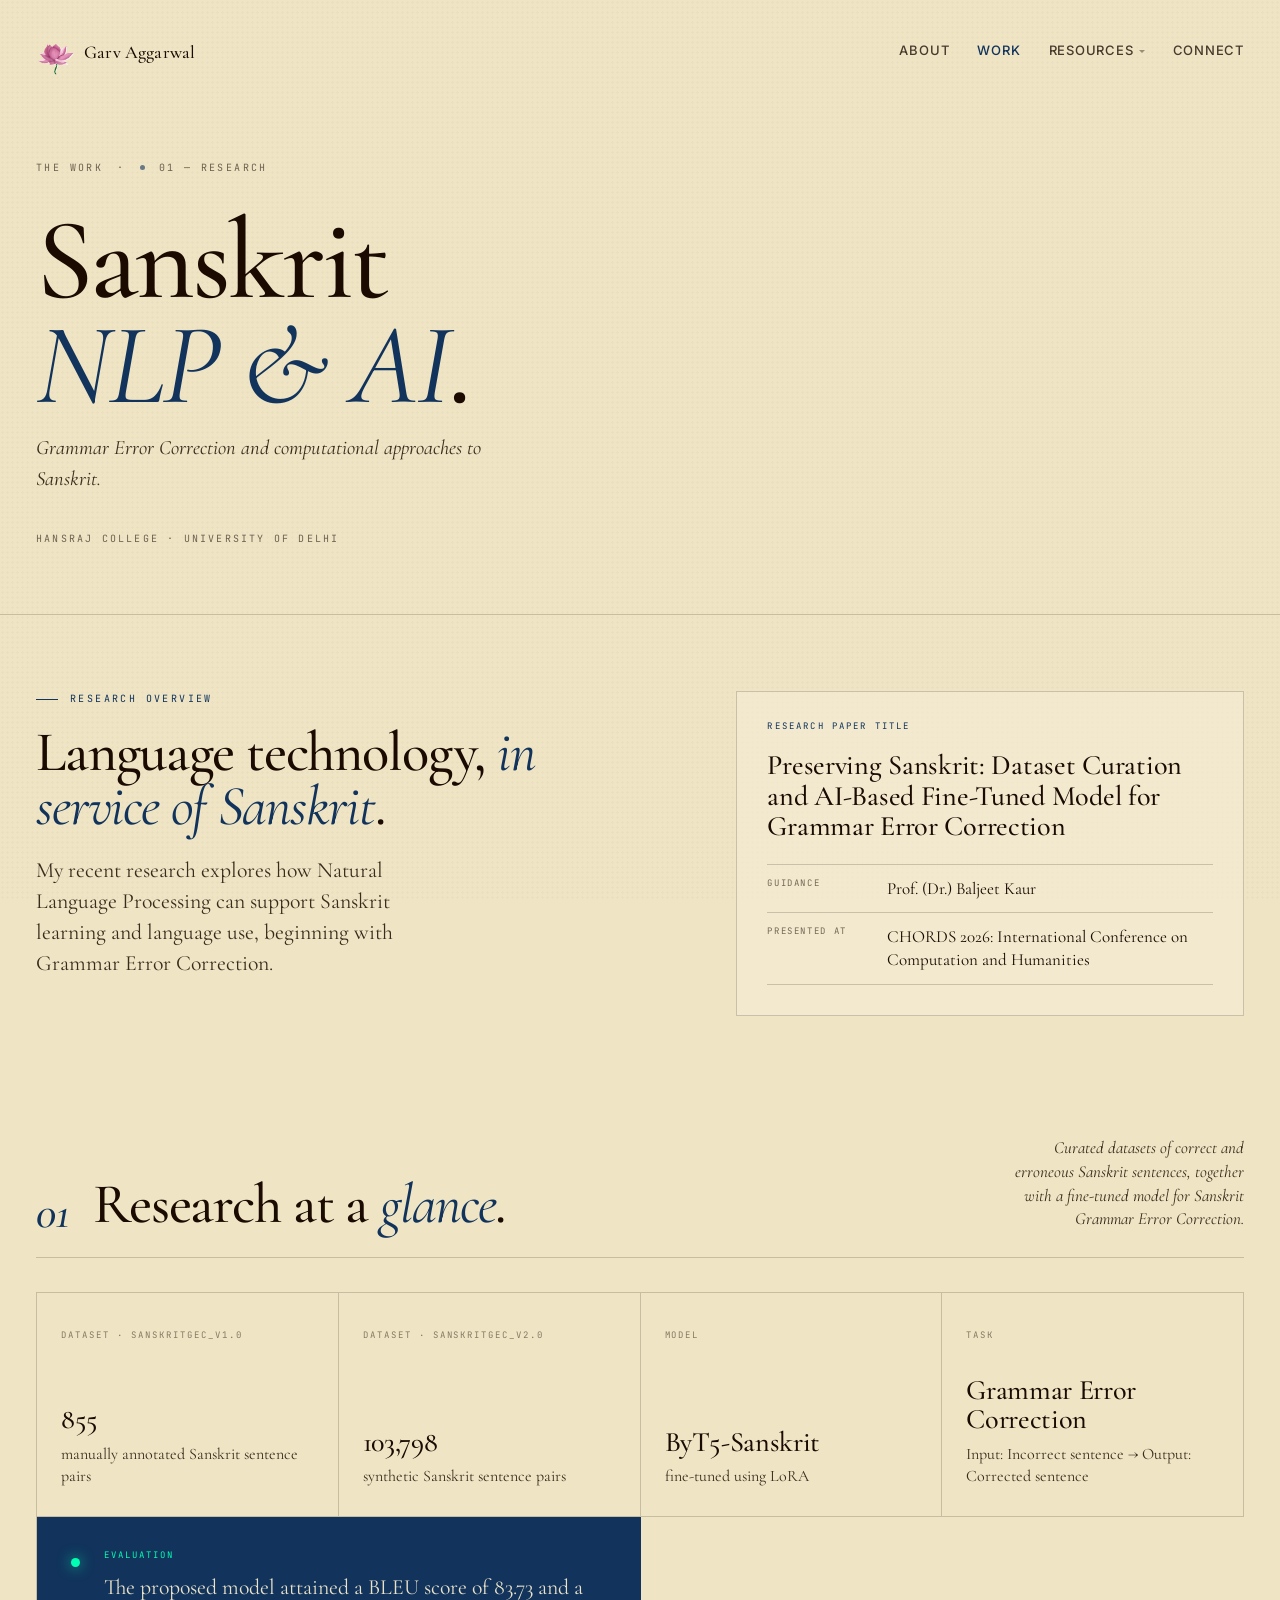
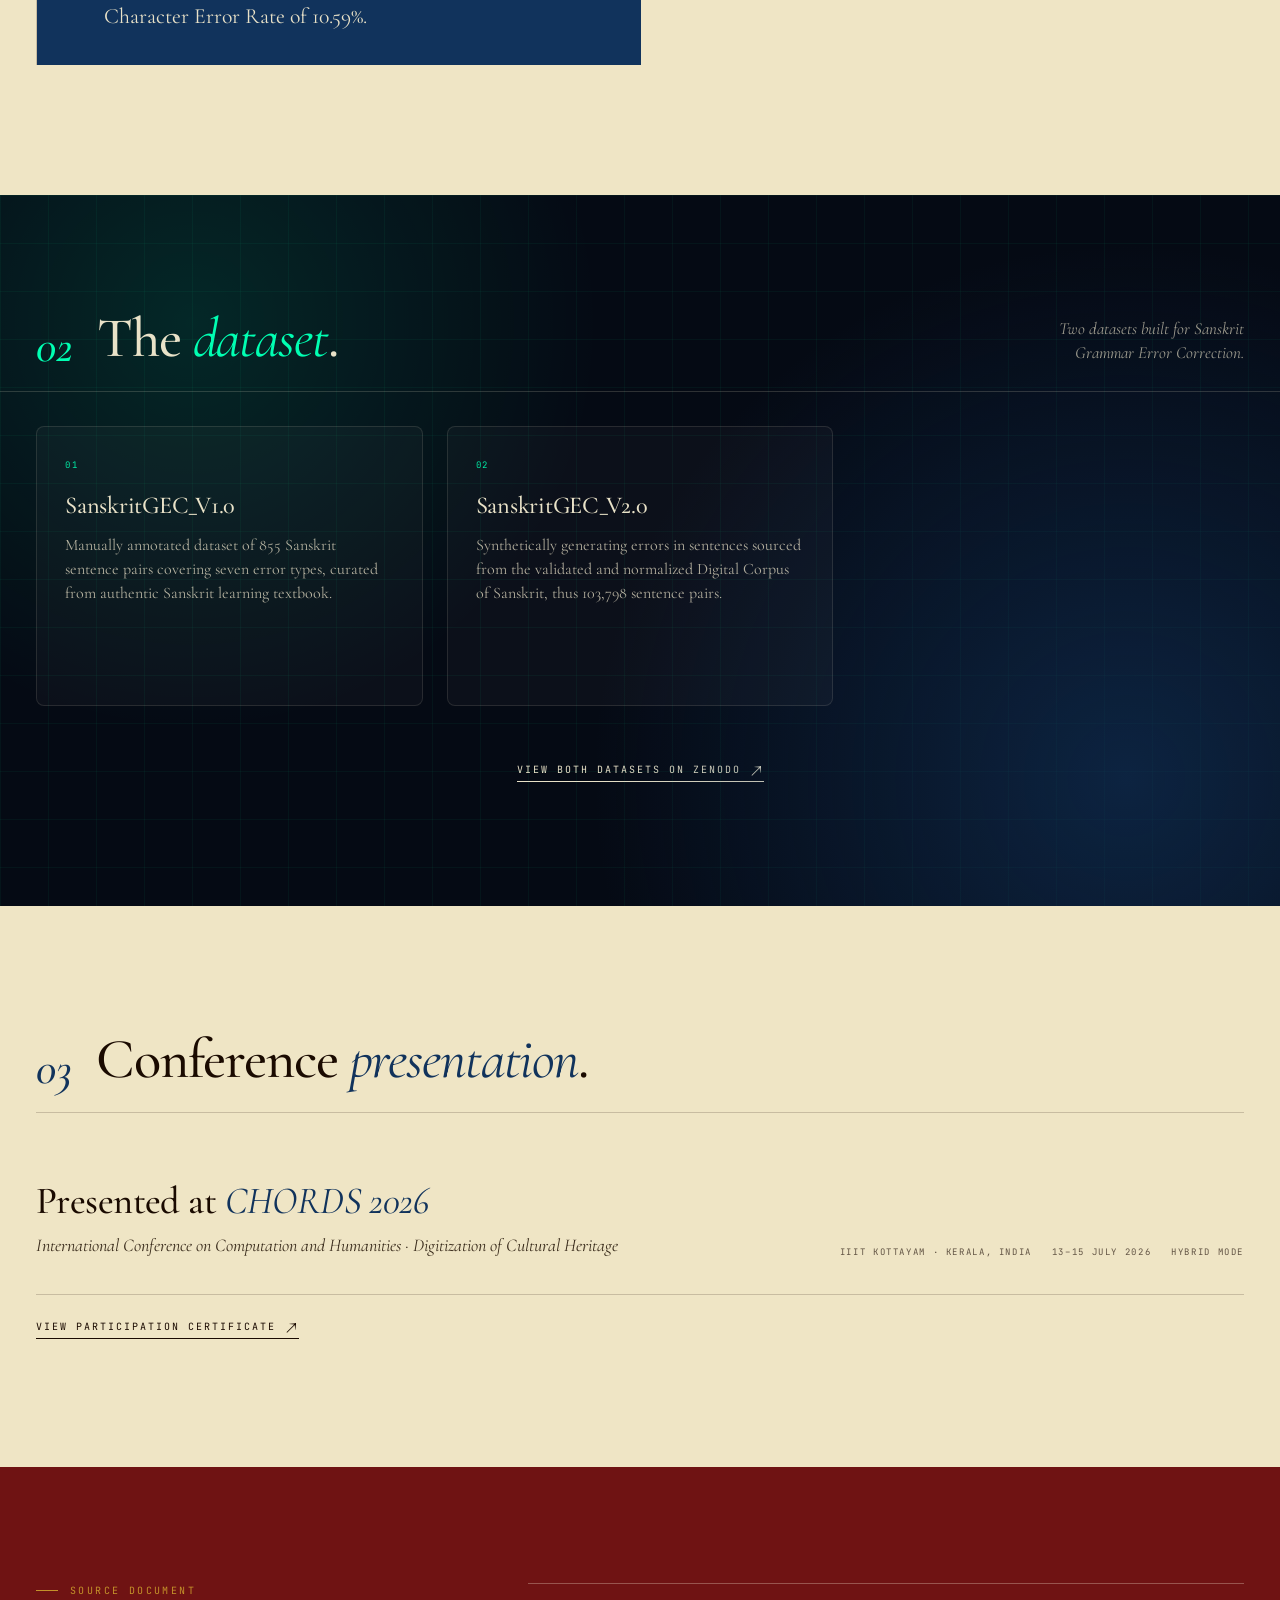
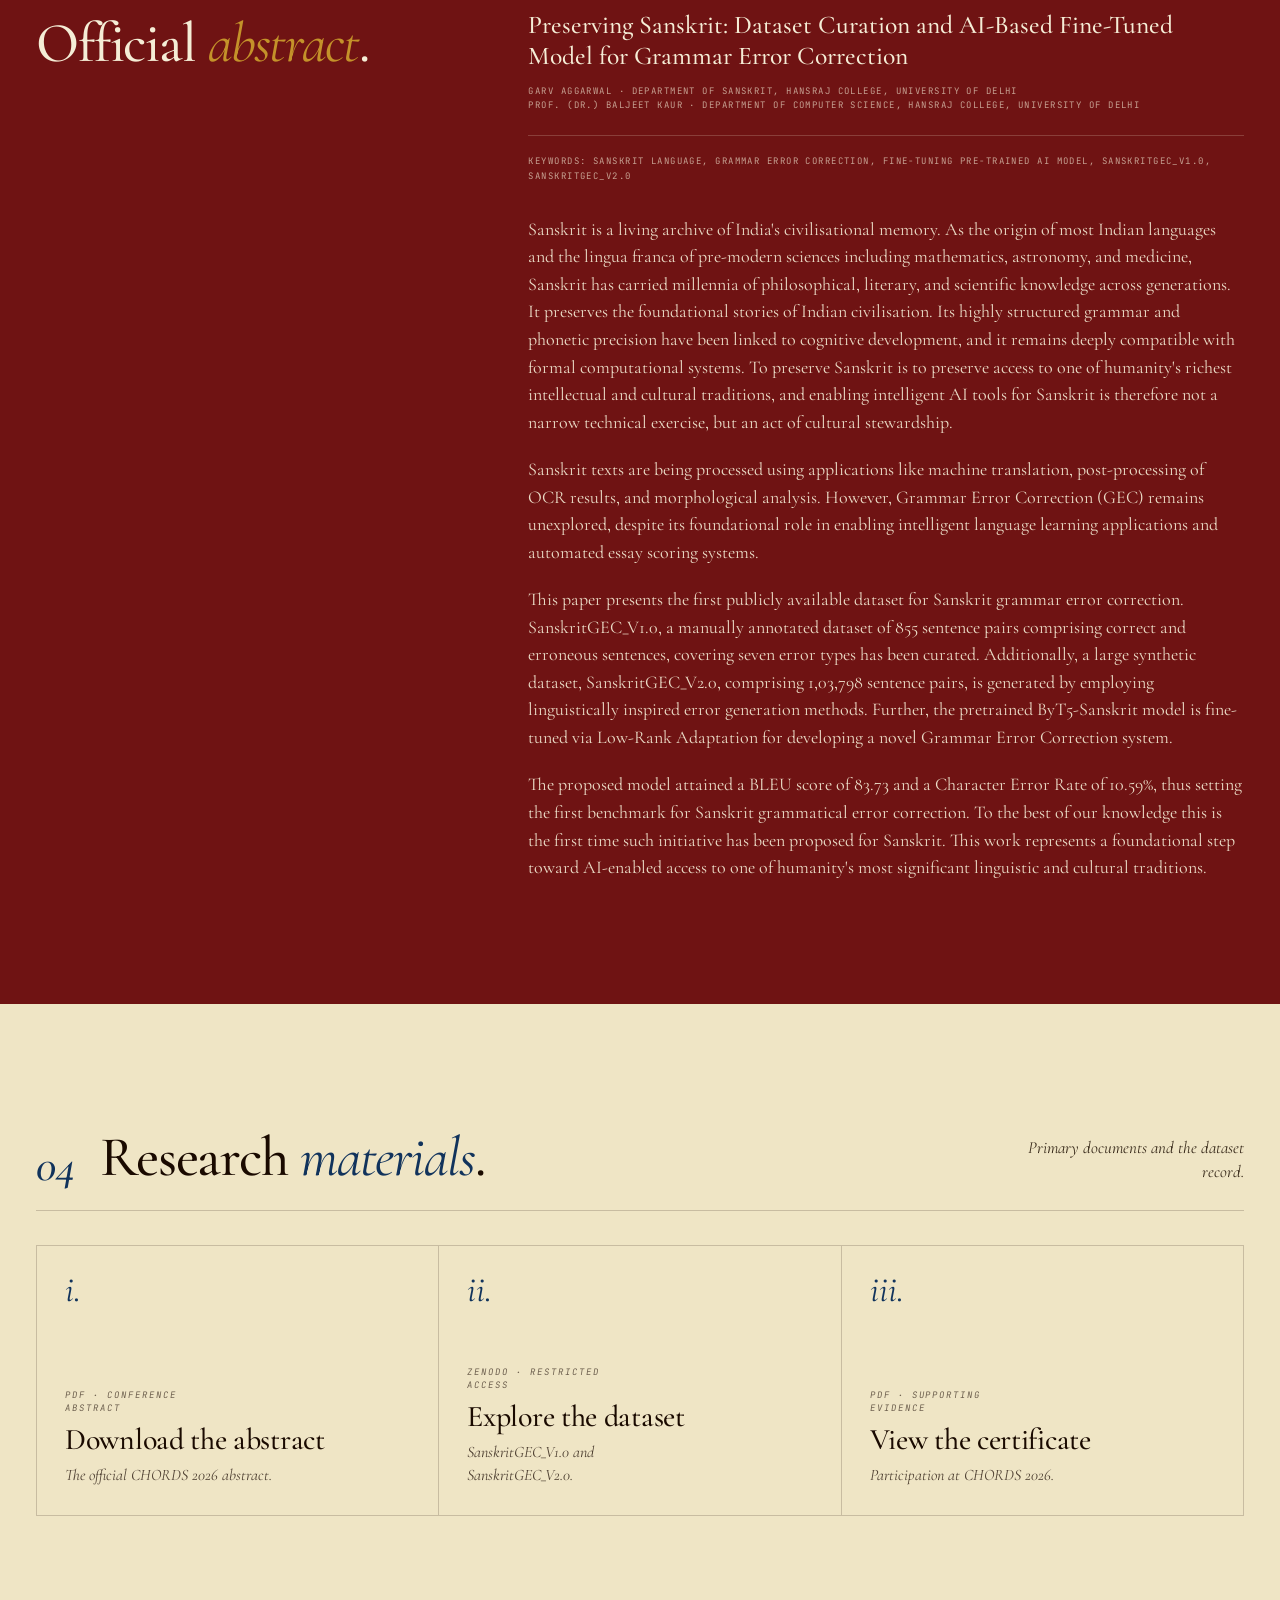
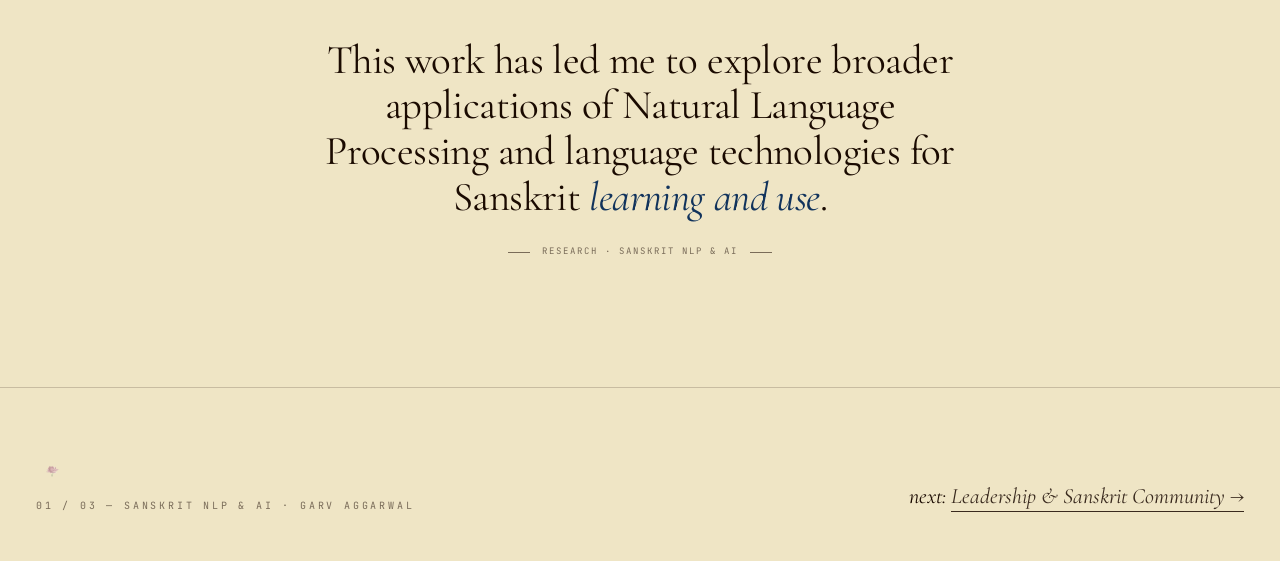
<file: pages/work-nlp.html>
<!doctype html>
<html lang="en">
<head>
<meta charset="utf-8" />
<meta name="viewport" content="width=device-width,initial-scale=1" />
<title>Sanskrit NLP &amp; AI — Garv Aggarwal</title>
<link rel="stylesheet" href="../shared.css" />
<style>
  body[data-page="nlp"]{
    --accent: var(--neural-2);
    --accent-soft: rgba(17,51,92,.10);
    background:var(--paper-2);
    --page-bg:var(--paper-2);
  }

  .research-head{
    padding-bottom:68px;
  }
  .research-head h1{
    max-width:10ch;
  }
  .research-head .lede{
    max-width:51ch;
  }
  .research-head .meta{
    gap:18px 28px;
  }

  .research-intro,
  .glance,
  .process,
  .dataset,
  .conference,
  .resources,
  .closing{
    max-width:1280px;
    margin:0 auto;
    padding-left:36px;
    padding-right:36px;
    position:relative;
    z-index:2;
  }

  .research-intro{
    display:grid;
    grid-template-columns:minmax(0,1.1fr) minmax(290px,.9fr);
    gap:80px;
    padding-top:76px;
    padding-bottom:120px;
    border-top:1px solid var(--rule);
  }
  .eyebrow{
    display:flex;
    align-items:center;
    gap:12px;
    font-family:'JetBrains Mono', monospace;
    font-size:10px;
    letter-spacing:.24em;
    text-transform:uppercase;
    color:var(--accent);
    margin-bottom:18px;
  }
  .eyebrow::before{
    content:"";
    width:22px;
    height:1px;
    background:currentColor;
  }
  .research-intro h2,
  .section-heading h2{
    font-family:'Cormorant Garamond', serif;
    font-weight:500;
    font-size:clamp(42px,4.4vw,72px);
    line-height:.96;
    letter-spacing:-.02em;
  }
  .research-intro h2 em,
  .section-heading h2 em{
    font-style:italic;
    color:var(--accent);
    font-weight:400;
  }
  .research-intro .opening{
    margin-top:22px;
    max-width:37ch;
    font-family:'Cormorant Garamond', serif;
    font-size:clamp(21px,1.7vw,28px);
    line-height:1.42;
    color:var(--ink-soft);
  }
  .project-record{
    align-self:end;
    padding:28px 30px 30px;
    border:1px solid var(--rule);
    background:rgba(245,237,214,.55);
  }
  .project-record .label{
    font-family:'JetBrains Mono', monospace;
    font-size:9px;
    letter-spacing:.24em;
    text-transform:uppercase;
    color:var(--accent);
    margin-bottom:16px;
  }
  .project-record h3{
    font-family:'Cormorant Garamond', serif;
    font-weight:500;
    font-size:clamp(24px,2.2vw,33px);
    line-height:1.08;
    letter-spacing:-.01em;
    margin-bottom:22px;
  }
  .project-record dl{
    border-top:1px solid var(--rule);
  }
  .project-record .record-row{
    display:grid;
    grid-template-columns:104px 1fr;
    gap:16px;
    padding:12px 0;
    border-bottom:1px solid var(--rule);
  }
  .project-record dt{
    font-family:'JetBrains Mono', monospace;
    font-size:9px;
    letter-spacing:.18em;
    text-transform:uppercase;
    opacity:.58;
  }
  .project-record dd{
    font-family:'Cormorant Garamond', serif;
    font-size:17px;
    line-height:1.38;
  }

  .section-heading{
    display:flex;
    align-items:flex-end;
    gap:24px;
    padding-bottom:26px;
    margin-bottom:34px;
    border-bottom:1px solid var(--rule);
  }
  .section-heading .number{
    font-family:'Cormorant Garamond', serif;
    font-size:46px;
    font-style:italic;
    font-weight:500;
    line-height:.8;
    color:var(--accent);
  }
  .section-heading .support{
    margin-left:auto;
    max-width:34ch;
    font-family:'Cormorant Garamond', serif;
    font-style:italic;
    font-size:17px;
    line-height:1.4;
    color:var(--ink-soft);
    text-align:right;
  }

  /* Dataset band - mirrors process-band styling */
  .dataset-band{
    position:relative;
    z-index:2;
    padding:116px 0 124px;
    background:var(--night);
    color:#e9e2c8;
    overflow:hidden;
  }
  .dataset-band::before{
    content:"";
    position:absolute;
    inset:0;
    pointer-events:none;
    background:
      radial-gradient(circle at 15% 18%, rgba(0,255,178,.12), transparent 33%),
      radial-gradient(circle at 88% 82%, rgba(17,51,92,.62), transparent 42%),
      linear-gradient(rgba(0,255,178,.045) 1px, transparent 1px),
      linear-gradient(90deg, rgba(0,255,178,.045) 1px, transparent 1px);
    background-size:auto, auto, 48px 48px, 48px 48px;
  }
  .dataset-band .section-heading{
    max-width:1280px;
    margin-left:auto;
    margin-right:auto;
    padding-left:36px;
    padding-right:36px;
    border-bottom-color:rgba(233,226,200,.18);
    position:relative;
    z-index:1;
  }
  .dataset-band .section-heading h2 em,
  .dataset-band .section-heading .number{
    color:var(--activation);
  }
  .dataset-band .section-heading .support{
    color:rgba(233,226,200,.66);
  }
  .dataset-grid{
    max-width:1280px;
    margin:0 auto;
    padding:0 36px;
    position:relative;
    z-index:1;
    display:grid;
    grid-template-columns:repeat(3,1fr);
    gap:24px;
    list-style:none;
  }
  .dataset-grid li{
    min-height:280px;
    padding:32px 28px;
    position:relative;
    background:rgba(233,226,200,.03);
    border:1px solid rgba(233,226,200,.12);
    border-radius:8px;
    display:flex;
    flex-direction:column;
  }
  .dataset-grid li::before{
    content:"0" counter(dataset-item);
    display:block;
    font-family:'JetBrains Mono', monospace;
    font-size:9px;
    letter-spacing:.2em;
    color:var(--activation);
    opacity:.9;
    margin-bottom:20px;
  }
  .dataset-grid h3{
    font-family:'Cormorant Garamond', serif;
    font-weight:500;
    font-size:clamp(22px,1.9vw,28px);
    line-height:1.08;
    letter-spacing:-.01em;
    margin-bottom:14px;
  }
  .dataset-grid p{
    font-family:'Cormorant Garamond', serif;
    font-size:16px;
    line-height:1.5;
    color:rgba(233,226,200,.75);
    flex:1;
  }
  .dataset-grid .text-link{
    margin-top:auto;
    align-self:flex-start;
  }
  .dataset-band .text-link:visited,
  .dataset-grid .text-link:visited{
    color:inherit;
    border-color:inherit;
  }
  .dataset-band .text-link:hover,
  .dataset-grid .text-link:hover{
    color:var(--activation);
    border-color:var(--activation);
  }

  .glance{
    padding-bottom:130px;
  }
  .glance-grid{
    display:grid;
    grid-template-columns:repeat(4,1fr);
    border-top:1px solid var(--rule);
    border-left:1px solid var(--rule);
  }
  .glance-card{
    min-height:224px;
    padding:28px 24px;
    border-right:1px solid var(--rule);
    border-bottom:1px solid var(--rule);
    display:flex;
    flex-direction:column;
  }
  .glance-card .kind{
    font-family:'JetBrains Mono', monospace;
    font-size:9px;
    letter-spacing:.22em;
    text-transform:uppercase;
    opacity:.58;
    margin-bottom:auto;
  }
  .glance-card h3{
    font-family:'Cormorant Garamond', serif;
    font-weight:500;
    font-size:clamp(25px,2.2vw,34px);
    line-height:1.04;
    letter-spacing:-.012em;
    margin-top:32px;
  }
  .glance-card p{
    margin-top:8px;
    font-family:'Cormorant Garamond', serif;
    font-size:16px;
    line-height:1.42;
    color:var(--ink-soft);
  }
  .result-note{
    grid-column:span 2;
    padding:32px 34px;
    background:var(--neural-2);
    color:#e9e2c8;
    display:grid;
    grid-template-columns:auto minmax(0,1fr);
    gap:24px;
    align-items:start;
    border-right:1px solid var(--neural-2);
    border-bottom:1px solid var(--neural-2);
  }
  .result-note .signal{
    width:9px;
    height:9px;
    margin-top:9px;
    border-radius:50%;
    background:var(--activation);
    box-shadow:0 0 14px rgba(0,255,178,.8);
  }
  .result-note .label{
    font-family:'JetBrains Mono', monospace;
    font-size:9px;
    letter-spacing:.22em;
    text-transform:uppercase;
    color:var(--activation);
    margin-bottom:10px;
  }
  .result-note blockquote{
    max-width:56ch;
    font-family:'Cormorant Garamond', serif;
    font-size:clamp(21px,1.7vw,28px);
    line-height:1.35;
  }

  .process-band{
    position:relative;
    z-index:2;
    padding:116px 0 124px;
    background:var(--night);
    color:#e9e2c8;
    overflow:hidden;
  }
  .process-band::before{
    content:"";
    position:absolute;
    inset:0;
    pointer-events:none;
    background:
      radial-gradient(circle at 15% 18%, rgba(0,255,178,.12), transparent 33%),
      radial-gradient(circle at 88% 82%, rgba(17,51,92,.62), transparent 42%),
      linear-gradient(rgba(0,255,178,.045) 1px, transparent 1px),
      linear-gradient(90deg, rgba(0,255,178,.045) 1px, transparent 1px);
    background-size:auto, auto, 48px 48px, 48px 48px;
  }
  .process-band .section-heading{
    max-width:1280px;
    margin-left:auto;
    margin-right:auto;
    padding-left:36px;
    padding-right:36px;
    border-bottom-color:rgba(233,226,200,.18);
    position:relative;
    z-index:1;
  }
  .process-band .section-heading h2 em,
  .process-band .section-heading .number{
    color:var(--activation);
  }
  .process-band .section-heading .support{
    color:rgba(233,226,200,.66);
  }
  .process-flow{
    max-width:1280px;
    margin:0 auto;
    padding:0 36px;
    position:relative;
    z-index:1;
    display:grid;
    grid-template-columns:repeat(6,1fr);
    list-style:none;
    counter-reset:flow;
  }
  .process-flow li{
    counter-increment:flow;
    min-height:192px;
    padding:24px 20px 24px 0;
    position:relative;
    border-top:1px solid rgba(233,226,200,.18);
  }
  .process-flow li + li{
    padding-left:20px;
    border-left:1px solid rgba(233,226,200,.18);
  }
  .process-flow li:not(:last-child)::after{
    content:"→";
    position:absolute;
    right:-8px;
    top:calc(50% - 16px);
    z-index:2;
    width:16px;
    height:32px;
    display:grid;
    place-items:center;
    background:var(--night);
    color:var(--activation);
    font-family:'Cormorant Garamond', serif;
    font-size:26px;
  }
  .process-flow li::before{
    content:"0" counter(flow);
    display:block;
    font-family:'JetBrains Mono', monospace;
    font-size:9px;
    letter-spacing:.2em;
    color:var(--activation);
    opacity:.9;
    margin-bottom:44px;
  }
  .process-flow h3{
    font-family:'Cormorant Garamond', serif;
    font-weight:500;
    font-size:clamp(21px,1.8vw,28px);
    line-height:1.08;
    letter-spacing:-.01em;
  }

  .dataset,
  .conference{
    padding-top:126px;
  }
  .split-detail{
    display:grid;
    grid-template-columns:minmax(0,1fr) minmax(250px,.72fr);
    gap:70px;
    align-items:start;
  }
  .split-detail .copy{
    max-width:62ch;
    font-family:'Cormorant Garamond', serif;
    font-size:clamp(19px,1.5vw,23px);
    line-height:1.5;
    color:var(--ink-soft);
  }
  .detail-box{
    padding:28px;
    border:1px solid var(--rule);
    background:rgba(245,237,214,.55);
  }
  .detail-box .box-label{
    font-family:'JetBrains Mono', monospace;
    font-size:9px;
    letter-spacing:.22em;
    text-transform:uppercase;
    color:var(--accent);
    margin-bottom:14px;
  }
  .detail-box p{
    font-family:'Cormorant Garamond', serif;
    font-size:19px;
    line-height:1.4;
  }
  .text-link{
    display:inline-flex;
    align-items:center;
    gap:10px;
    margin-top:24px;
    font-family:'JetBrains Mono', monospace;
    font-size:10px;
    letter-spacing:.2em;
    text-transform:uppercase;
    color:inherit;
    text-decoration:none;
    border-bottom:1px solid currentColor;
    padding-bottom:4px;
    transition:color .2s, border-color .2s;
  }
  .text-link:hover,
  .text-link:visited{
    color:var(--accent);
    border-color:var(--accent);
  }
  .text-link:visited{
    color:inherit;
    border-color:inherit;
  }
  .text-link:hover{
    color:var(--accent);
    border-color:var(--accent);
  }
  .text-link .arrow{
    font-family:'Cormorant Garamond', serif;
    font-size:22px;
    line-height:.6;
  }

  .conference{
    padding-bottom:128px;
  }
  .conference .event-card{
    padding:34px 0;
    display:grid;
    grid-template-columns:minmax(0,1fr) auto;
    gap:32px;
    border-bottom:1px solid var(--rule);
    align-items:end;
  }
  .event-card .name{
    font-family:'Cormorant Garamond', serif;
    font-size:clamp(30px,3vw,48px);
    font-weight:500;
    line-height:1.05;
    letter-spacing:-.015em;
  }
  .event-card .name em{
    font-style:italic;
    font-weight:400;
    color:var(--accent);
  }
  .event-card .theme{
    margin-top:10px;
    font-family:'Cormorant Garamond', serif;
    font-style:italic;
    font-size:18px;
    color:var(--ink-soft);
  }
  .event-meta{
    display:flex;
    flex-wrap:wrap;
    justify-content:flex-end;
    gap:10px 20px;
    max-width:470px;
    font-family:'JetBrains Mono', monospace;
    font-size:9px;
    letter-spacing:.18em;
    line-height:1.55;
    text-transform:uppercase;
    opacity:.66;
    text-align:right;
  }

  .abstract-band{
    position:relative;
    z-index:2;
    padding:116px 36px 122px;
    background:var(--red-deep);
    color:#F5EDD6;
  }
  .abstract-inner{
    max-width:1280px;
    margin:0 auto;
    display:grid;
    grid-template-columns:minmax(240px,.72fr) minmax(0,1.28fr);
    gap:90px;
  }
  .abstract-mark{
    position:sticky;
    top:116px;
    align-self:start;
  }
  .abstract-mark .eyebrow{
    color:var(--gold);
  }
  .abstract-mark h2{
    font-family:'Cormorant Garamond', serif;
    font-size:clamp(42px,4.4vw,72px);
    font-weight:500;
    line-height:.95;
    letter-spacing:-.02em;
  }
  .abstract-mark h2 em{
    color:var(--gold);
    font-style:italic;
    font-weight:400;
  }
  .abstract-mark .source-note{
    max-width:27ch;
    margin-top:20px;
    font-family:'Cormorant Garamond', serif;
    font-style:italic;
    font-size:17px;
    line-height:1.45;
    color:rgba(245,237,214,.72);
  }
  .abstract-mark .source-note a{
    color:inherit;
    text-decoration-color:rgba(245,237,214,.55);
    text-underline-offset:4px;
  }
  .official-abstract{
    border-top:1px solid rgba(245,237,214,.3);
    padding-top:26px;
  }
  .official-abstract .paper-title{
    font-family:'Cormorant Garamond', serif;
    font-size:clamp(22px,2vw,30px);
    font-weight:500;
    line-height:1.2;
    margin-bottom:12px;
  }
  .official-abstract .authors,
  .official-abstract .keywords{
    font-family:'JetBrains Mono', monospace;
    font-size:9px;
    letter-spacing:.16em;
    line-height:1.65;
    text-transform:uppercase;
    color:rgba(245,237,214,.65);
  }
  .official-abstract .keywords{
    margin-top:22px;
    padding-top:18px;
    border-top:1px solid rgba(245,237,214,.2);
  }
  .abstract-text{
    margin-top:32px;
  }
  .abstract-text p{
    font-family:'Cormorant Garamond', serif;
    font-size:clamp(18px,1.4vw,22px);
    line-height:1.53;
    color:rgba(245,237,214,.92);
  }
  .abstract-text p + p{
    margin-top:20px;
  }

  .resources{
    padding-top:126px;
  }
  .resource-grid{
    display:grid;
    grid-template-columns:repeat(3,1fr);
    border-top:1px solid var(--rule);
    border-left:1px solid var(--rule);
  }
  .resource{
    min-height:270px;
    padding:28px;
    border-right:1px solid var(--rule);
    border-bottom:1px solid var(--rule);
    display:flex;
    flex-direction:column;
    color:inherit;
    text-decoration:none;
    transition:background .25s,color .25s,transform .25s;
  }
  .resource:hover{
    background:var(--ink);
    color:var(--paper);
  }
  .resource .resource-number{
    font-family:'Cormorant Garamond', serif;
    font-style:italic;
    font-size:36px;
    line-height:.9;
    color:var(--accent);
    margin-bottom:auto;
  }
  .resource:hover .resource-number{
    color:var(--gold);
  }
  .resource .type{
    margin-top:32px;
    font-family:'JetBrains Mono', monospace;
    font-size:9px;
    letter-spacing:.22em;
    text-transform:uppercase;
    opacity:.6;
  }
  .resource h3{
    margin-top:9px;
    font-family:'Cormorant Garamond', serif;
    font-size:30px;
    font-weight:500;
    line-height:1.08;
    letter-spacing:-.01em;
  }
  .resource p{
    margin-top:8px;
    max-width:30ch;
    font-family:'Cormorant Garamond', serif;
    font-size:16px;
    font-style:italic;
    line-height:1.42;
    opacity:.75;
  }

  .closing{
    padding-top:122px;
    padding-bottom:8px;
    text-align:center;
  }
  .closing p{
    max-width:32ch;
    margin:0 auto;
    font-family:'Cormorant Garamond', serif;
    font-size:clamp(30px,3.2vw,48px);
    line-height:1.12;
    letter-spacing:-.015em;
  }
  .closing p em{
    color:var(--accent);
    font-style:italic;
    font-weight:400;
  }
  .closing .closing-mark{
    display:flex;
    justify-content:center;
    align-items:center;
    gap:12px;
    margin-top:24px;
    font-family:'JetBrains Mono', monospace;
    font-size:9px;
    letter-spacing:.22em;
    text-transform:uppercase;
    opacity:.55;
  }
  .closing .closing-mark::before,
  .closing .closing-mark::after{
    content:"";
    width:22px;
    height:1px;
    background:currentColor;
  }

  @media (max-width:980px){
    .research-intro,
    .split-detail,
    .abstract-inner{
      grid-template-columns:1fr;
      gap:38px;
    }
    .glance-grid{ grid-template-columns:repeat(2,1fr); }
    .process-flow{ grid-template-columns:repeat(3,1fr); }
    .process-flow li:nth-child(4){ padding-left:0; border-left:none; }
    .process-flow li:nth-child(3)::after{ display:none; }
    .dataset-grid{ grid-template-columns:repeat(2,1fr); }
    .abstract-mark{ position:static; }
  }

  @media (max-width:880px){
    .research-head{ padding-bottom:52px; }
    .research-intro,
    .glance,
    .process-band .section-heading,
    .process-flow,
    .dataset-band,
    .conference,
    .resources,
    .closing{
      padding-left:22px;
      padding-right:22px;
    }
    .research-intro{ padding-top:58px; padding-bottom:80px; }
    .glance{ padding-bottom:84px; }
    .process-band{ padding:82px 0; }
    .process-band .section-heading{ margin-bottom:28px; }
    .dataset-band{ padding:82px 0; }
    .conference,
    .resources{ padding-top:82px; }
    .conference{ padding-bottom:82px; }
    .abstract-band{ padding:82px 22px; }
    .closing{ padding-top:82px; }
    .section-heading{ align-items:flex-start; flex-wrap:wrap; gap:12px 18px; }
    .section-heading .support{ width:100%; margin-left:0; text-align:left; }
    .event-meta{ justify-content:flex-start; text-align:left; }
  }

  @media (max-width:620px){
    .project-record .record-row{ grid-template-columns:1fr; gap:3px; }
    .glance-grid,
    .resource-grid,
    .process-flow,
    .dataset-grid{ grid-template-columns:1fr; }
    .result-note{ grid-column:span 1; }
    .glance-card{ min-height:190px; }
    .process-flow li,
    .process-flow li + li,
    .process-flow li:nth-child(4){
      min-height:auto;
      padding:20px 0;
      border-left:none;
      border-top:1px solid rgba(233,226,200,.18);
    }
    .process-flow li::before{ margin-bottom:14px; }
    .process-flow li:not(:last-child)::after{
      content:"↓";
      top:auto;
      bottom:-17px;
      right:calc(50% - 8px);
    }
    .conference .event-card{ grid-template-columns:1fr; }
    .event-meta{ max-width:none; }
    .resource{ min-height:220px; }
    .dataset-grid li{ min-height:auto; }
  }
</style>
</head>
<body data-page="nlp">

<div id="nav-mount" data-nav-root="../" data-nav-pages="" data-nav-current="work"></div>
<script src="../nav-loader.js"></script>

<main>
  <section class="page-head research-head" aria-labelledby="page-title">
    <div class="crumb">
      <span>The Work</span>
      <span>·</span>
      <span class="dot"></span>
      <span>01 — Research</span>
    </div>
    <h1 id="page-title">Sanskrit <em>NLP &amp; AI</em>.</h1>
    <p class="lede">Grammar Error Correction and computational approaches to Sanskrit.</p>
    <div class="meta">
      <span>Hansraj College · University of Delhi</span>
    </div>
  </section>

  <section class="research-intro" aria-labelledby="overview-title">
    <div>
      <div class="eyebrow">Research overview</div>
      <h2 id="overview-title">Language technology, <em>in service of Sanskrit</em>.</h2>
      <p class="opening">My recent research explores how Natural Language Processing can support Sanskrit learning and language use, beginning with Grammar Error Correction.</p>
    </div>
    <aside class="project-record" aria-label="Research record">
      <p class="label">Research Paper Title</p>
      <h3>Preserving Sanskrit: Dataset Curation and AI-Based Fine-Tuned Model for Grammar Error Correction</h3>
      <dl>
        <div class="record-row">
          <dt>Guidance</dt>
          <dd>Prof. (Dr.) Baljeet Kaur</dd>
        </div>
        <div class="record-row">
          <dt>Presented at</dt>
          <dd>CHORDS 2026: International Conference on Computation and Humanities</dd>
        </div>
      </dl>
    </aside>
  </section>

  <section class="glance" aria-labelledby="glance-title">
    <div class="section-heading">
      <span class="number" aria-hidden="true">01</span>
      <h2 id="glance-title">Research at a <em>glance</em>.</h2>
      <p class="support">Curated datasets of correct and erroneous Sanskrit sentences, together with a fine-tuned model for Sanskrit Grammar Error Correction.</p>
    </div>
    <div class="glance-grid">
      <article class="glance-card">
        <p class="kind">Dataset · SanskritGEC_V1.0</p>
        <h3>855</h3>
        <p>manually annotated Sanskrit sentence pairs</p>
      </article>
      <article class="glance-card">
        <p class="kind">Dataset · SanskritGEC_V2.0</p>
        <h3>103,798</h3>
        <p>synthetic Sanskrit sentence pairs</p>
      </article>
      <article class="glance-card">
        <p class="kind">Model</p>
        <h3>ByT5-Sanskrit</h3>
        <p>fine-tuned using LoRA</p>
      </article>
      <article class="glance-card">
        <p class="kind">Task</p>
        <h3>Grammar Error Correction</h3>
        <p>Input: Incorrect sentence → Output: Corrected sentence </p>
      </article>
      <div class="result-note">
        <span class="signal" aria-hidden="true"></span>
        <div>
          <p class="label">Evaluation</p>
          <blockquote>The proposed model attained a BLEU score of 83.73 and a Character Error Rate of 10.59%.</blockquote>
        </div>
      </div>
    </div>
  </section>

  <!-- <section class="process-band" aria-labelledby="process-title">
    <div class="section-heading">
      <span class="number" aria-hidden="true">02</span>
      <h2 id="process-title">Research <em>process</em>.</h2>
      <p class="support">From curated examples to evaluated corrections.</p>
    </div>
    <ol class="process-flow">
      <li><h3>Dataset Curation</h3></li>
      <li><h3>Synthetic Error Generation</h3></li>
      <li><h3>ByT5-Sanskrit</h3></li>
      <li><h3>LoRA Fine-tuning</h3></li>
      <li><h3>Grammar Error Correction</h3></li>
      <li><h3>Evaluation</h3></li>
    </ol>
  </section> -->

  <section class="dataset-band" aria-labelledby="dataset-title">
    <div class="section-heading">
      <span class="number" aria-hidden="true">02</span>
      <h2 id="dataset-title">The <em>dataset</em>.</h2>
      <p class="support">Two datasets built for Sanskrit Grammar Error Correction.</p>
    </div>
    <ul class="dataset-grid" style="counter-reset: dataset-item;">
      <li style="counter-increment: dataset-item;">
        <h3>SanskritGEC_V1.0</h3>
        <p>Manually annotated dataset of 855 Sanskrit sentence pairs covering seven error types, curated from authentic Sanskrit learning textbook.</p>
      </li>
      <li style="counter-increment: dataset-item;">
        <h3>SanskritGEC_V2.0</h3>
        <p>Synthetically generating errors in sentences sourced from the validated and normalized Digital Corpus of Sanskrit, thus 103,798 sentence pairs.</p>
      </li>
    </ul>
    <p style="margin-top: 32px; text-align: center;">
      <a class="text-link" href="https://zenodo.org/records/21203284" target="_blank" rel="noopener noreferrer">View both datasets on Zenodo <span class="arrow" aria-hidden="true">↗</span></a>
    </p>
  </section>

  <section class="conference" aria-labelledby="conference-title">
    <div class="section-heading">
      <span class="number" aria-hidden="true">03</span>
      <h2 id="conference-title">Conference <em>presentation</em>.</h2>
    </div>
    <div class="event-card">
      <div>
        <h3 class="name">Presented at <em>CHORDS 2026</em></h3>
        <p class="theme">International Conference on Computation and Humanities · Digitization of Cultural Heritage</p>
      </div>
      <div class="event-meta">
        <span>IIIT Kottayam · Kerala, India</span>
        <span>13–15 July 2026</span>
        <span>Hybrid mode</span>
      </div>
    </div>
    <a class="text-link" href="../assets/chords_certificate.pdf" target="_blank" rel="noopener noreferrer">View participation certificate <span class="arrow" aria-hidden="true">↗</span></a>
  </section>

  <section class="abstract-band" aria-labelledby="abstract-title">
    <div class="abstract-inner">
      <div class="abstract-mark">
        <div class="eyebrow">Source document</div>
        <h2 id="abstract-title">Official <em>abstract</em>.</h2>
        
      </div>
      <article class="official-abstract">
        <h3 class="paper-title">Preserving Sanskrit: Dataset Curation and AI-Based Fine-Tuned Model for Grammar Error Correction</h3>
        <p class="authors">Garv Aggarwal · Department of Sanskrit, Hansraj College, University of Delhi<br/>Prof. (Dr.) Baljeet Kaur · Department of Computer Science, Hansraj College, University of Delhi</p>
        <p class="keywords">Keywords: Sanskrit Language, Grammar Error Correction, Fine-Tuning Pre-Trained AI Model, SanskritGEC_V1.0, SanskritGEC_V2.0</p>
        <div class="abstract-text">
          <p>Sanskrit is a living archive of India's civilisational memory. As the origin of most Indian languages and the lingua franca of pre-modern sciences including mathematics, astronomy, and medicine, Sanskrit has carried millennia of philosophical, literary, and scientific knowledge across generations. It preserves the foundational stories of Indian civilisation. Its highly structured grammar and phonetic precision have been linked to cognitive development, and it remains deeply compatible with formal computational systems. To preserve Sanskrit is to preserve access to one of humanity's richest intellectual and cultural traditions, and enabling intelligent AI tools for Sanskrit is therefore not a narrow technical exercise, but an act of cultural stewardship.</p>
          <p>Sanskrit texts are being processed using applications like machine translation, post-processing of OCR results, and morphological analysis. However, Grammar Error Correction (GEC) remains unexplored, despite its foundational role in enabling intelligent language learning applications and automated essay scoring systems.</p>
          <p>This paper presents the first publicly available dataset for Sanskrit grammar error correction. SanskritGEC_V1.0, a manually annotated dataset of 855 sentence pairs comprising correct and erroneous sentences, covering seven error types has been curated. Additionally, a large synthetic dataset, SanskritGEC_V2.0, comprising 1,03,798 sentence pairs, is generated by employing linguistically inspired error generation methods. Further, the pretrained ByT5-Sanskrit model is fine-tuned via Low-Rank Adaptation for developing a novel Grammar Error Correction system.</p>
          <p>The proposed model attained a BLEU score of 83.73 and a Character Error Rate of 10.59%, thus setting the first benchmark for Sanskrit grammatical error correction. To the best of our knowledge this is the first time such initiative has been proposed for Sanskrit. This work represents a foundational step toward AI-enabled access to one of humanity's most significant linguistic and cultural traditions.</p>
        </div>
      </article>
    </div>
  </section>

  <section class="resources" aria-labelledby="resources-title">
    <div class="section-heading">
      <span class="number" aria-hidden="true">04</span>
      <h2 id="resources-title">Research <em>materials</em>.</h2>
      <p class="support">Primary documents and the dataset record.</p>
    </div>
    <div class="resource-grid">
      <a class="resource" href="../assets/Abstract.pdf" target="_blank" rel="noopener noreferrer">
        <span class="resource-number">i.</span>
        <p class="type">PDF · Conference abstract</p>
        <h3>Download the abstract</h3>
        <p>The official CHORDS 2026 abstract.</p>
      </a>
      <a class="resource" href="https://zenodo.org/records/21203284" target="_blank" rel="noopener noreferrer">
        <span class="resource-number">ii.</span>
        <p class="type">Zenodo · Restricted access</p>
        <h3>Explore the dataset</h3>
        <p>SanskritGEC_V1.0 and SanskritGEC_V2.0.</p>
      </a>
      <a class="resource" href="../assets/chords_certificate.pdf" target="_blank" rel="noopener noreferrer">
        <span class="resource-number">iii.</span>
        <p class="type">PDF · Supporting evidence</p>
        <h3>View the certificate</h3>
        <p>Participation at CHORDS 2026.</p>
      </a>
    </div>
  </section>

  <section class="closing" aria-label="Research closing">
    <p>This work has led me to explore broader applications of Natural Language Processing and language technologies for Sanskrit <em>learning and use</em>.</p>
    <div class="closing-mark">Research · Sanskrit NLP &amp; AI</div>
  </section>
</main>

<footer class="foot">
  <div class="foot-inner">
    <div>
      <div class="colophon" aria-hidden="true"></div>
      <div class="meta">01 / 03 — Sanskrit NLP &amp; AI · Garv Aggarwal</div>
    </div>
    <div class="next">next: <a href="work-leadership.html">Leadership & Sanskrit Community →</a></div>
  </div>
</footer>

</body>
</html>
</file>
<file: shared.css>
/* ============================================================
   GARV AGGARWAL — SHARED STYLES
   Single source of truth for all pages.
   ============================================================ */

@import url('https://fonts.googleapis.com/css2?family=Cormorant+Garamond:ital,wght@0,300;0,400;0,500;0,600;0,700;1,400&family=Inter:wght@300;400;500;600&family=JetBrains+Mono:wght@400;500&display=swap');

:root{
  --paper:#F5EDD6;
  --paper-2:#EFE5C5;
  --ink:#1A0A00;
  --ink-soft:#3a2c1c;
  --red:#8B1A1A;
  --red-deep:#6f1313;
  --gold:#C4922A;
  --night:#050A14;
  --neural:#0A2540;
  --neural-2:#11335c;
  --activation:#00FFB2;
  --rule: rgba(26,10,0,.18);

  /* per-page accent — overridden via body[data-page="..."] */
  --accent: var(--red);
  --accent-soft: rgba(139,26,26,.12);
  --page-bg: var(--paper);
  --page-fg: var(--ink);
}

*{box-sizing:border-box; margin:0; padding:0;}
html{ scroll-behavior:smooth; }
html,body{ background:var(--page-bg); color:var(--page-fg); }
body{
  font-family:'Inter', system-ui, sans-serif;
  font-weight:400; font-size:16px; line-height:1.55;
  -webkit-font-smoothing:antialiased;
  text-rendering:optimizeLegibility;
  overflow-x:hidden;
  min-height:100vh;
}

/* paper grain */
body::before{
  content:""; position:fixed; inset:0; pointer-events:none; z-index:1;
  background-image: radial-gradient(rgba(26,10,0,.04) 1px, transparent 1.4px);
  background-size: 5px 5px;
  mix-blend-mode:multiply;
  opacity:.55;
}
body.no-grain::before{ display:none; }
body.dark-grain::before{
  background-image: radial-gradient(rgba(255,255,255,.03) 1px, transparent 1.4px);
  mix-blend-mode:normal; opacity:.7;
}

/* ===== type ===== */
.display{ font-family:'Cormorant Garamond', serif; font-weight:500; letter-spacing:-.02em; line-height:.92; }
.serif{ font-family:'Cormorant Garamond', serif; font-weight:400; }
.italic-serif{ font-family:'Cormorant Garamond', serif; font-style:italic; font-weight:400; }
.mono{ font-family:'JetBrains Mono', ui-monospace, monospace; font-size:11px; letter-spacing:.18em; text-transform:uppercase; }

::selection{ background:var(--accent); color:var(--paper); }

/* ===== NAV ===== */
.nav{
  position:fixed; top:0; left:0; right:0; z-index:50;
  display:flex; align-items:center; justify-content:space-between;
  padding:18px 36px;
  transition: background .35s ease, backdrop-filter .35s ease, border-color .35s ease, color .35s ease;
  border-bottom:1px solid transparent;
}
.nav.is-scrolled{
  background:color-mix(in oklab, var(--page-bg) 78%, transparent);
  backdrop-filter: blur(10px) saturate(1.1);
  -webkit-backdrop-filter: blur(10px) saturate(1.1);
  border-bottom-color: var(--rule);
}
.nav .brand{
  display:flex; align-items:center; gap:10px;
  text-decoration:none; color:inherit; white-space:nowrap;
  transition: opacity .2s;
}
.nav .brand:hover{ opacity:.7; }
.nav .brand .lotus{
  position:static;
  width:38px; height:64px;
  background:url("assets/lotus.png") center/auto 100% no-repeat;
}
.nav .brand .name{
  font-family:'Cormorant Garamond', serif;
  font-size:18px; letter-spacing:.01em; font-weight:500;
  padding-top:5px;
}
.nav .brand .back-arrow{
  display:none;
  font-family:'Cormorant Garamond', serif;
  font-style:italic; font-size:16px; opacity:.6;
  margin-right:2px;
}
.nav .brand:hover .back-arrow{ display:inline; }
.nav .links{ display:flex; gap:28px; align-items:center; }
.nav .links a{
  font-family:'Inter', sans-serif; font-size:13px; font-weight:500;
  letter-spacing:.06em; text-transform:uppercase;
  color:inherit; text-decoration:none; opacity:.78;
  transition:opacity .2s;
}
.nav .links a:hover{ opacity:1; }
.nav .links a.current{ opacity:1; color:var(--accent); }

/* ===== NAV DROPDOWN ===== */
.nav-dropdown-wrap{
  position:relative;
  display:flex;
  align-items:center;
}
/* transparent bridge — covers the gap so hover doesn't drop in transit */
.nav-dropdown-wrap::after{
  content:'';
  position:absolute;
  top:100%;
  left:-12px; right:-12px;
  height:22px;
}
.nav-dropdown-wrap > a::after{
  content:'';
  display:inline-block;
  width:0; height:0;
  border-left:3px solid transparent;
  border-right:3px solid transparent;
  border-top:3.5px solid currentColor;
  margin-left:5px;
  vertical-align:middle;
  opacity:.5;
  transition:transform .22s ease, opacity .22s;
}
.nav-dropdown-wrap:hover > a::after{
  transform:rotate(180deg);
  opacity:.85;
}
.nav-dropdown{
  position:absolute;
  top:calc(100% + 18px);
  left:50%;
  transform:translateX(-50%) translateY(-6px);
  min-width:128px;
  background:rgba(245,237,214,.97);
  backdrop-filter:blur(20px) saturate(1.2);
  -webkit-backdrop-filter:blur(20px) saturate(1.2);
  border:1px solid rgba(26,10,0,.14);
  border-radius:7px;
  padding:8px 0;
  display:flex;
  flex-direction:column;
  opacity:0;
  pointer-events:none;
  transition:opacity .22s ease, transform .22s ease;
  box-shadow:0 12px 36px rgba(26,10,0,.09), 0 2px 8px rgba(26,10,0,.05);
  z-index:10;
}
.nav-dropdown::before{
  content:'';
  position:absolute;
  top:-5px;
  left:50%;
  transform:translateX(-50%) rotate(45deg);
  width:8px; height:8px;
  background:rgba(245,237,214,.97);
  border-top:1px solid rgba(26,10,0,.14);
  border-left:1px solid rgba(26,10,0,.14);
}
.nav-dropdown-wrap:hover .nav-dropdown,
.nav-dropdown-wrap.dd-open .nav-dropdown,
.nav-dropdown-wrap:focus-within .nav-dropdown{
  opacity:1;
  pointer-events:auto;
  transform:translateX(-50%) translateY(0);
}
.nav .links .nav-dropdown a{
  font-family:'Cormorant Garamond', serif;
  font-style:italic;
  font-size:15px;
  font-weight:400;
  letter-spacing:.02em;
  text-transform:none;
  color:var(--ink);
  opacity:.75;
  padding:9px 22px 9px 18px;
  transition:opacity .18s, color .18s, padding-left .2s ease;
}
.nav .links .nav-dropdown a:hover{
  opacity:1;
  color:var(--accent);
  padding-left:24px;
}

/* ===== Page header (sub-pages) ===== */
.page-head{
  position:relative; z-index:2;
  padding:160px 36px 80px;
  max-width:1280px; margin:0 auto;
}
.page-head .crumb{
  display:flex; align-items:center; gap:14px;
  font-family:'JetBrains Mono', monospace; font-size:10px;
  letter-spacing:.24em; text-transform:uppercase;
  opacity:.6;
  margin-bottom:32px;
}
.page-head .crumb .dot{ width:5px; height:5px; border-radius:50%; background:var(--accent); }
.page-head .crumb a{ color:inherit; text-decoration:none; opacity:.85; }
.page-head .crumb a:hover{ opacity:1; }
.page-head h1{
  font-family:'Cormorant Garamond', serif; font-weight:500;
  font-size:clamp(64px, 9vw, 156px);
  line-height:.92; letter-spacing:-.025em;
  margin-bottom:14px;
}
.page-head h1 em{ font-style:italic; color:var(--accent); font-weight:400; }
.page-head .lede{
  font-family:'Cormorant Garamond', serif; font-style:italic; font-weight:400;
  font-size:clamp(20px, 1.6vw, 26px);
  line-height:1.5; max-width:62ch;
  color:var(--ink-soft);
}
body.dark-grain .page-head .lede{ color:rgba(233,226,200,.78); }
.page-head .meta{
  display:flex; gap:28px; flex-wrap:wrap;
  margin-top:36px;
  font-family:'JetBrains Mono', monospace; font-size:10px;
  letter-spacing:.22em; text-transform:uppercase; opacity:.6;
}
.page-head .meta span strong{ font-weight:500; opacity:.95; }

/* ===== Footer (sub-pages) ===== */
.foot{
  position:relative; z-index:2;
  border-top:1px solid var(--rule);
  padding:64px 36px 48px;
  margin-top:120px;
}
.foot .foot-inner{
  max-width:1280px; margin:0 auto;
  display:flex; align-items:flex-end; justify-content:space-between; gap:32px; flex-wrap:wrap;
}
.foot .colophon{
  width:32px; height:32px;
  background:url("assets/lotus.png") center/contain no-repeat;
  filter:grayscale(.3); opacity:.55;
  margin-bottom:14px;
}
.foot .meta{
  font-family:'JetBrains Mono', monospace; font-size:10px;
  letter-spacing:.28em; text-transform:uppercase; opacity:.55;
}
.foot .next{
  font-family:'Cormorant Garamond', serif; font-style:italic;
  font-size:22px;
}
.foot .next a{
  color:inherit; text-decoration:none;
  border-bottom:1px solid currentColor; padding-bottom:2px;
  opacity:.85;
}
.foot .next a:hover{ opacity:1; color:var(--accent); border-color:var(--accent); }

/* ===== Section-mark rule ===== */
.section-mark{
  display:flex; align-items:center; gap:14px;
  padding:0 36px;
  font-family:'JetBrains Mono', monospace; font-size:10px;
  letter-spacing:.24em; text-transform:uppercase;
  opacity:.6;
  max-width:1280px; margin:0 auto 28px;
}
.section-mark .rule{ flex:1; height:1px; background:currentColor; opacity:.4; }

/* ===== Utility container ===== */
.wrap{ max-width:1280px; margin:0 auto; padding:0 36px; position:relative; z-index:2; }

/* ===== Pill / tag ===== */
.pill{
  display:inline-flex; align-items:center; gap:6px;
  padding:5px 11px;
  font-family:'JetBrains Mono', monospace; font-size:10px;
  letter-spacing:.2em; text-transform:uppercase;
  border:1px solid currentColor; border-radius:99px;
  opacity:.7;
}

/* ===== Hamburger button ===== */
.burger{
  display: none;
  flex-direction: column;
  justify-content: center;
  align-items: center;
  gap: 5px;
  width: 36px; height: 36px;
  background: none;
  border: none;
  cursor: pointer;
  padding: 4px;
  color: inherit;
  flex-shrink: 0;
}
.burger span{
  display: block;
  width: 22px; height: 1.5px;
  background: currentColor;
  border-radius: 2px;
  transition: transform .28s ease, opacity .22s ease;
}
.burger.is-open span:nth-child(1){ transform: translateY(6.5px) rotate(45deg); }
.burger.is-open span:nth-child(2){ opacity: 0; transform: scaleX(0); }
.burger.is-open span:nth-child(3){ transform: translateY(-6.5px) rotate(-45deg); }

/* ===== Mobile nav panel ===== */
.mobile-nav{
  position: fixed;
  inset: 0;
  background: var(--paper);
  z-index: 55;
  display: flex;
  flex-direction: column;
  padding: 80px 32px 48px;
  transform: translateX(100%);
  transition: transform .38s cubic-bezier(.4,0,.2,1);
  overflow-y: auto;
  -webkit-overflow-scrolling: touch;
}
.mobile-nav.is-open{
  transform: translateX(0);
}
body.nav-open{
  overflow: hidden;
}
body.nav-open .burger{
  display: none;
}

.mobile-nav-close{
  position: absolute;
  top: 20px; right: 22px;
  background: none; border: none; cursor: pointer;
  font-family: 'Cormorant Garamond', serif;
  font-size: 28px; line-height: 1;
  color: var(--ink); opacity: .6;
  padding: 6px;
  transition: opacity .2s;
}
.mobile-nav-close:hover{ opacity: 1; }

.mobile-nav-links{
  display: flex;
  flex-direction: column;
  flex: 1;
  margin-top: 4px;
}
.mobile-nav-links > a{
  font-family: 'Cormorant Garamond', serif;
  font-weight: 500;
  font-size: clamp(36px, 9vw, 52px);
  line-height: 1.1;
  letter-spacing: -.02em;
  color: var(--ink);
  text-decoration: none;
  opacity: .85;
  padding: 15px 0;
  border-bottom: 1px solid var(--rule);
  transition: opacity .2s, color .2s, padding-left .2s;
}
.mobile-nav-links > a:first-child{ border-top: 1px solid var(--rule); }
.mobile-nav-links > a:hover{ opacity: 1; color: var(--accent); padding-left: 6px; }

.mobile-nav-section{
  border-bottom: 1px solid var(--rule);
  padding: 15px 0;
  display: flex;
  flex-direction: column;
}
.mobile-nav-label{
  font-family: 'Cormorant Garamond', serif;
  font-weight: 500;
  font-size: clamp(36px, 9vw, 52px);
  line-height: 1.1;
  letter-spacing: -.02em;
  color: var(--ink);
  opacity: .85;
  display: block;
  margin-bottom: 6px;
}
.mobile-nav-section a{
  font-family: 'Cormorant Garamond', serif;
  font-style: italic;
  font-size: clamp(17px, 4.2vw, 22px);
  color: var(--ink-soft);
  text-decoration: none;
  opacity: .72;
  padding: 7px 0 7px 18px;
  transition: opacity .18s, color .18s, padding-left .18s;
}
.mobile-nav-section a:hover{ opacity: 1; color: var(--accent); padding-left: 24px; }

/* ===== Mobile ===== */
@media (max-width:880px){
  .nav{ padding:14px 18px; }
  .nav .links{ display: none; }
  .burger{ display: flex; }
  .page-head{ padding:120px 22px 60px; }
  .foot{ padding:48px 22px 36px; }
  .wrap{ padding:0 22px; }
}
</file>
